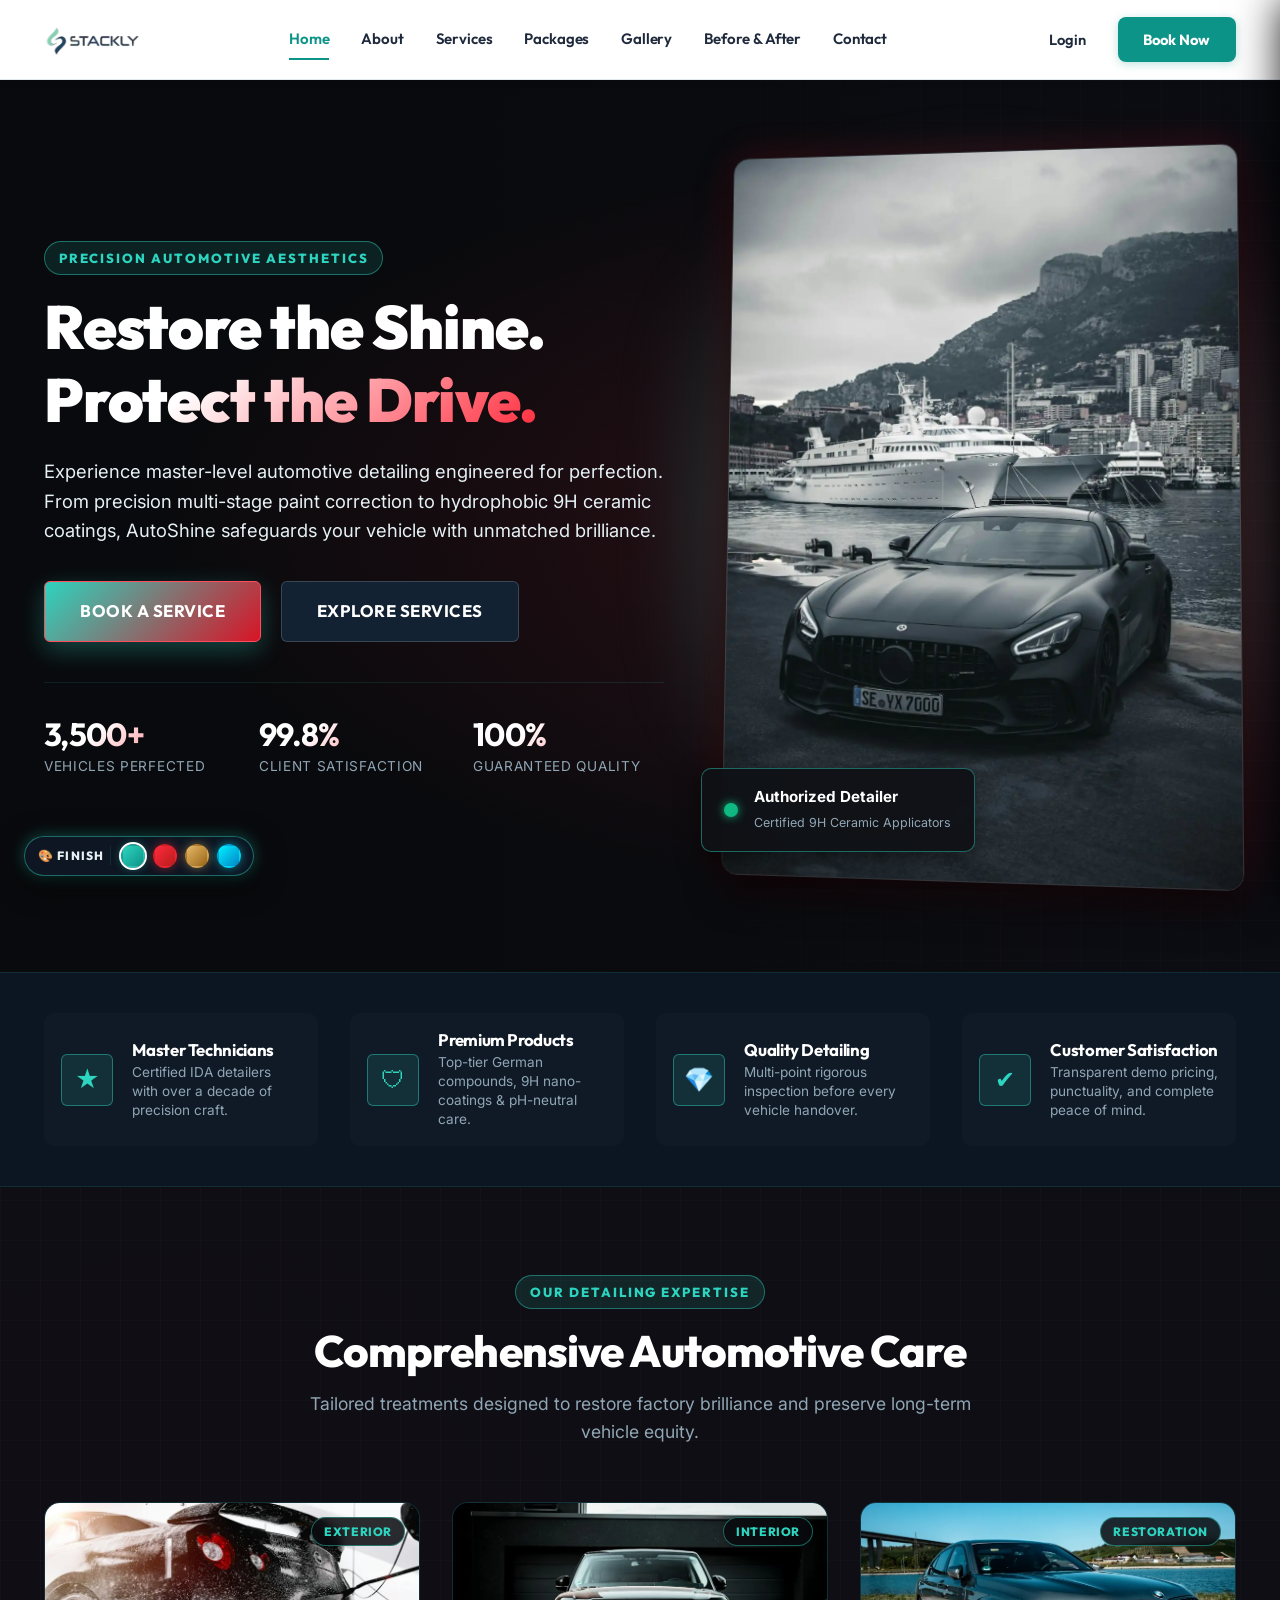
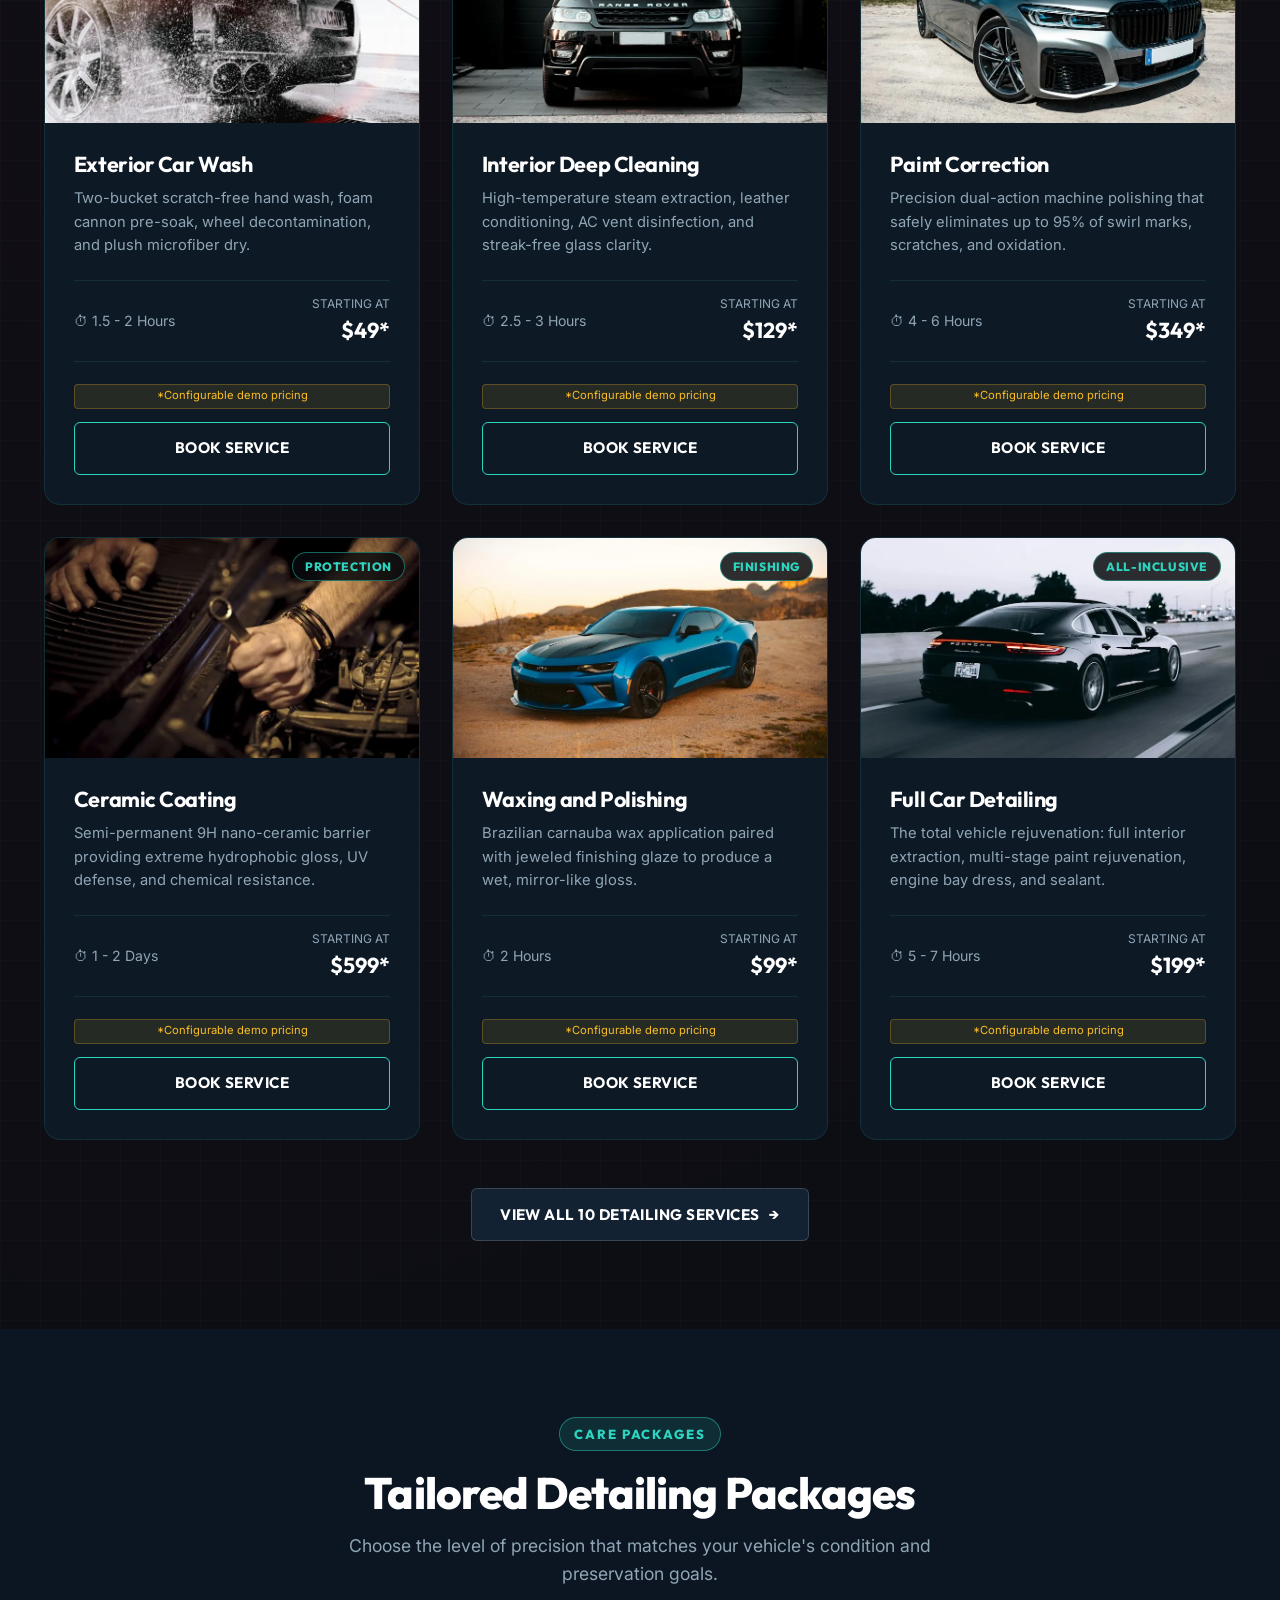
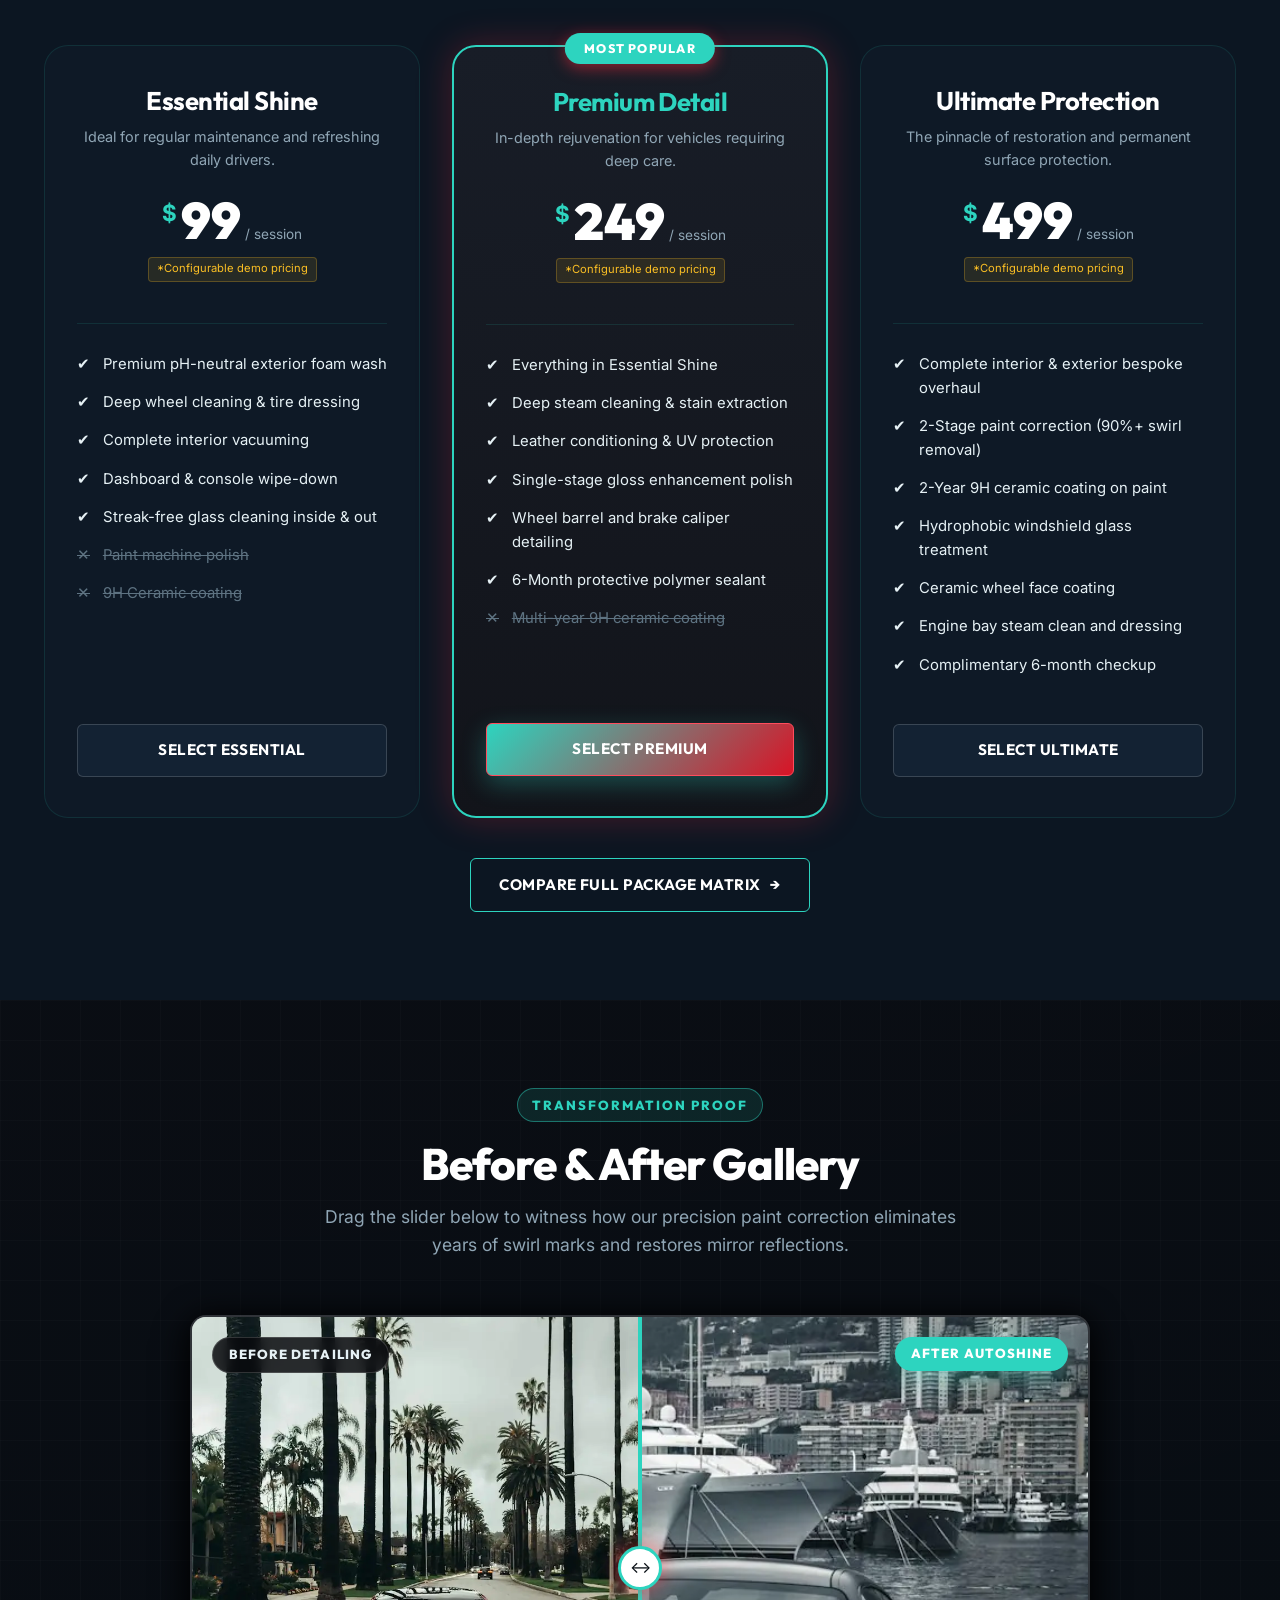
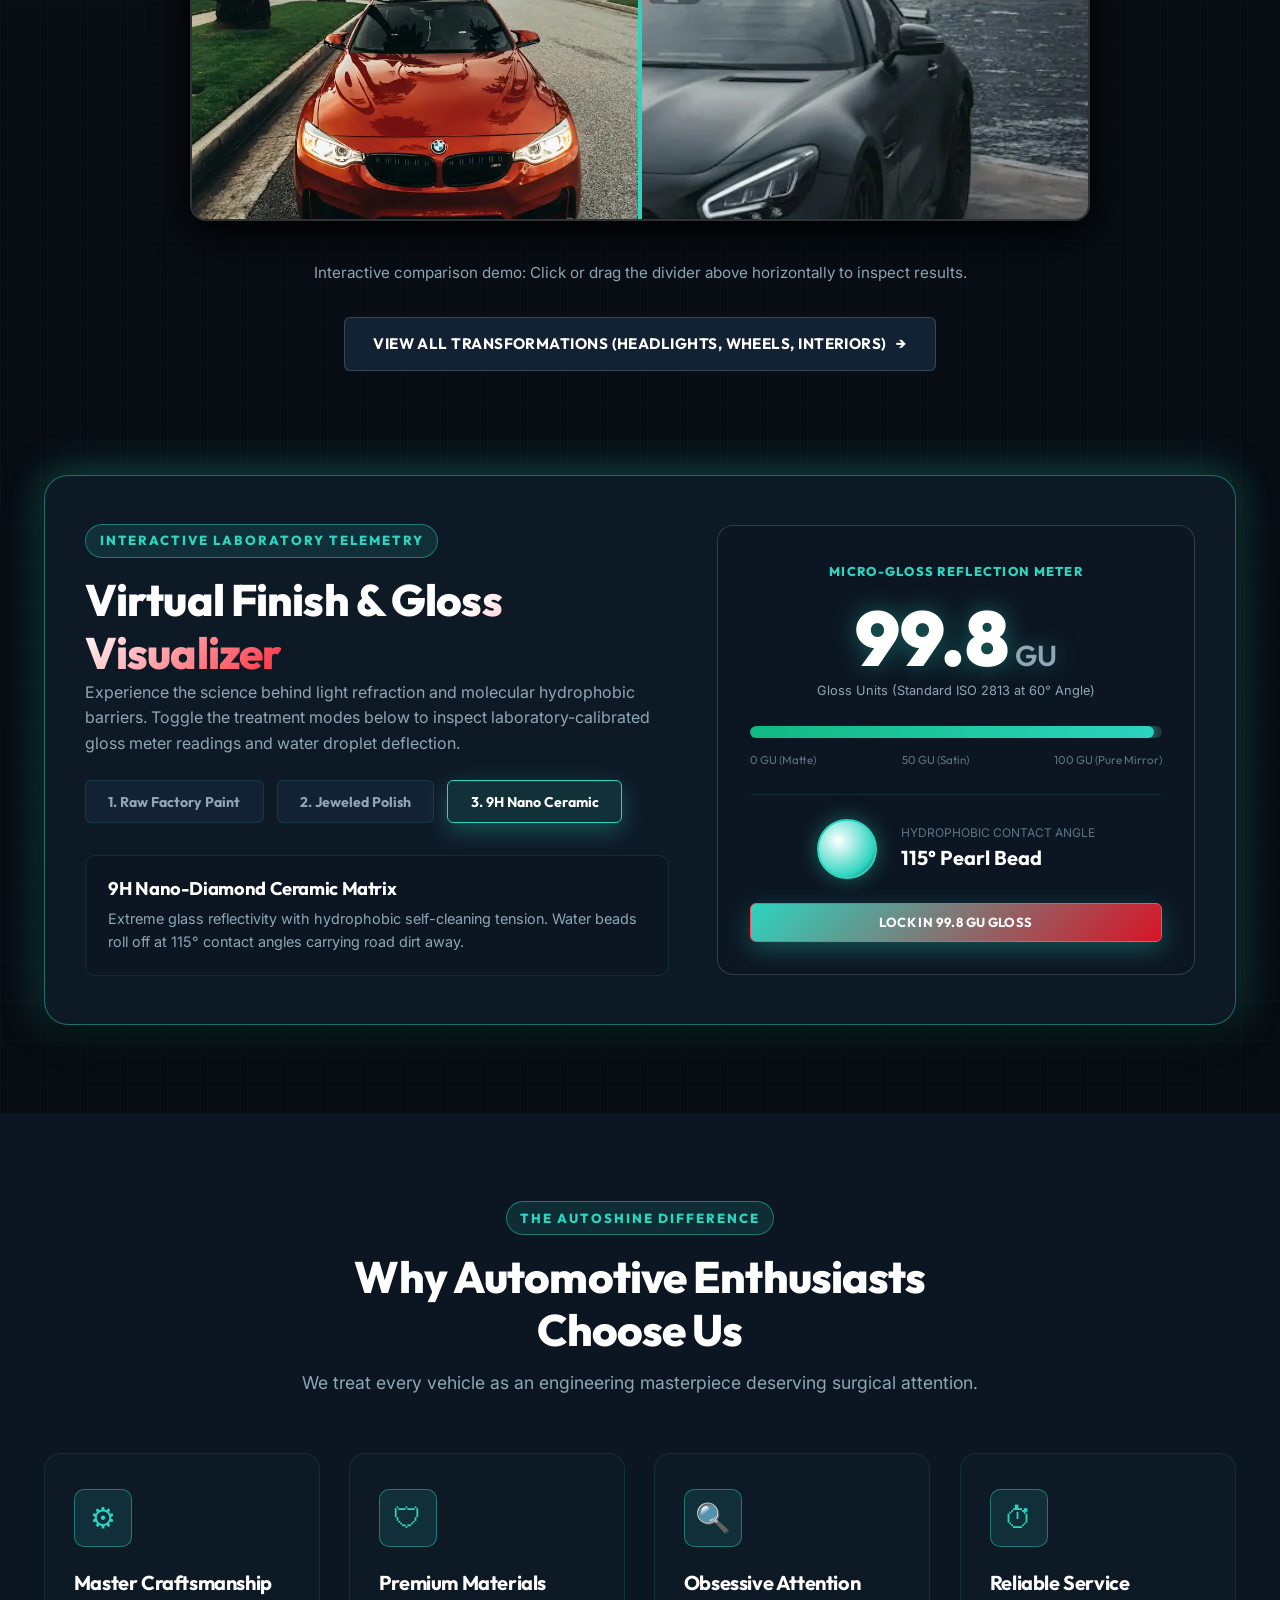
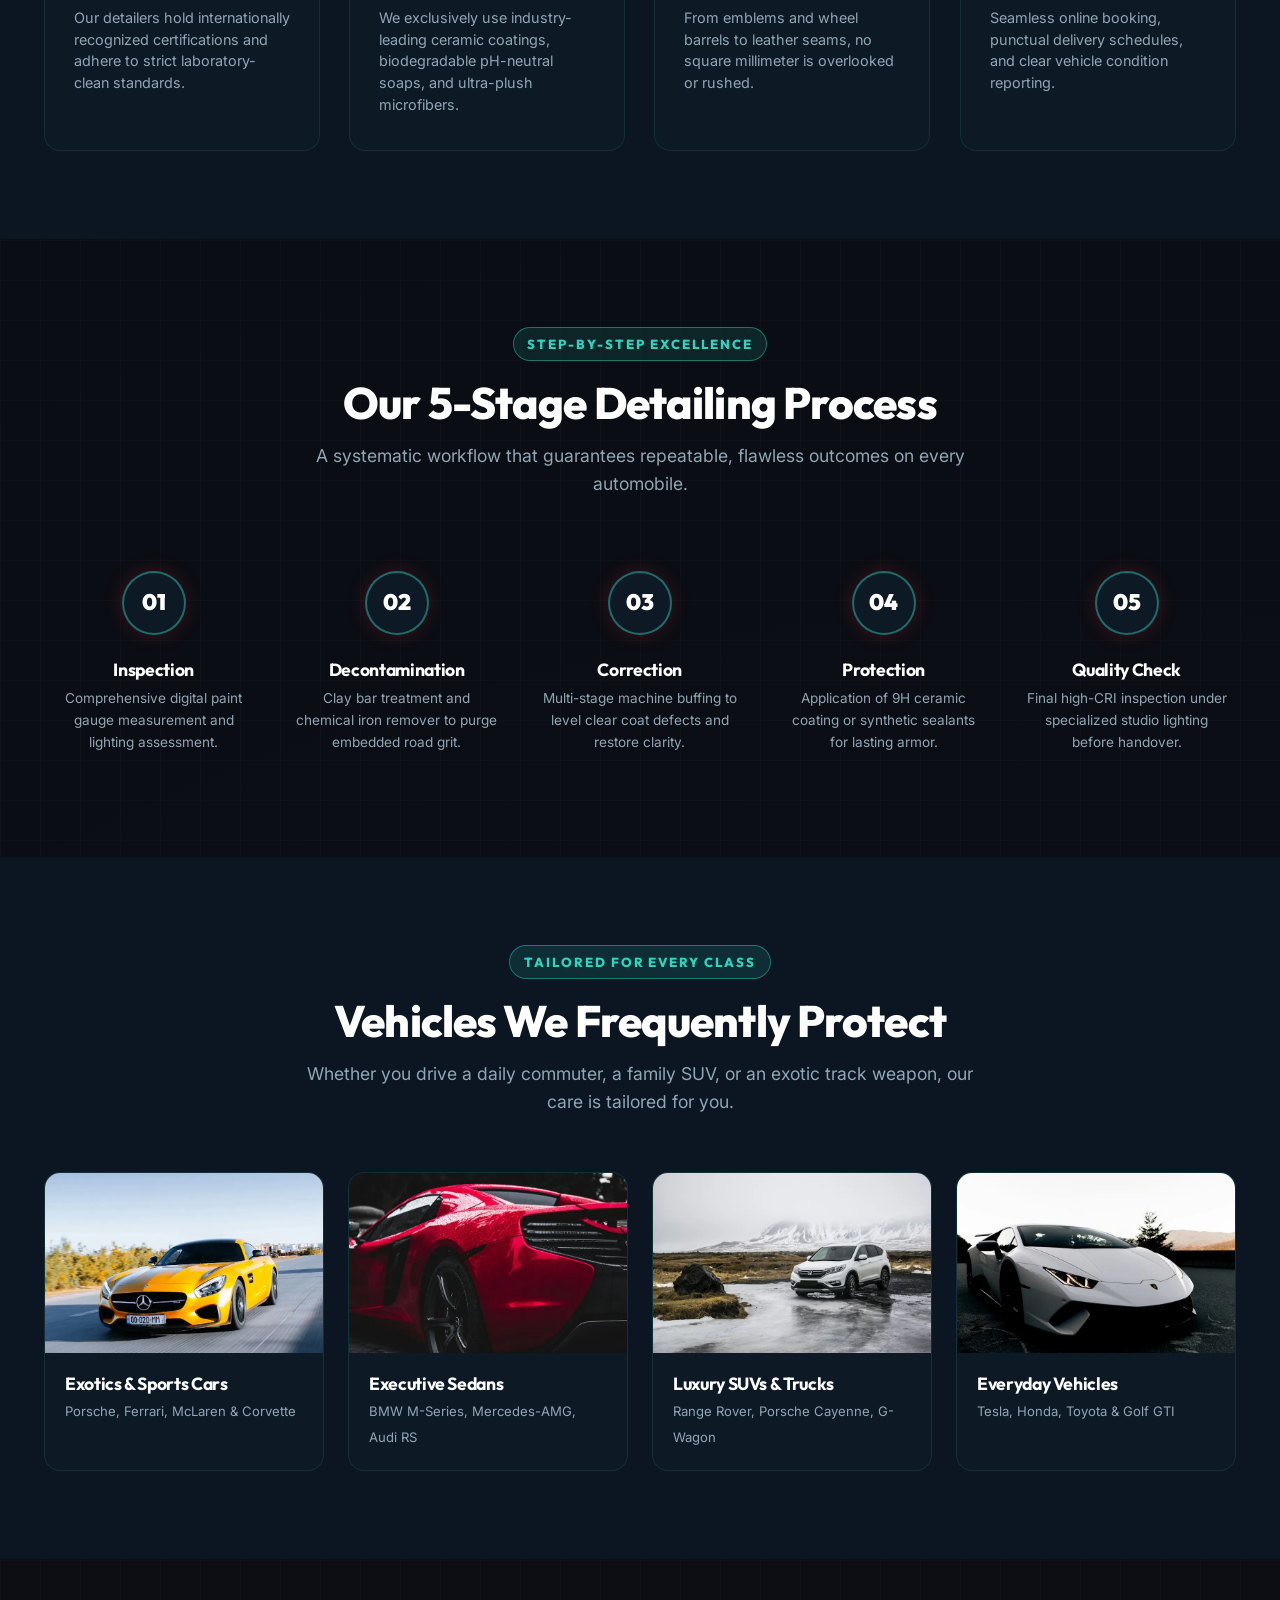
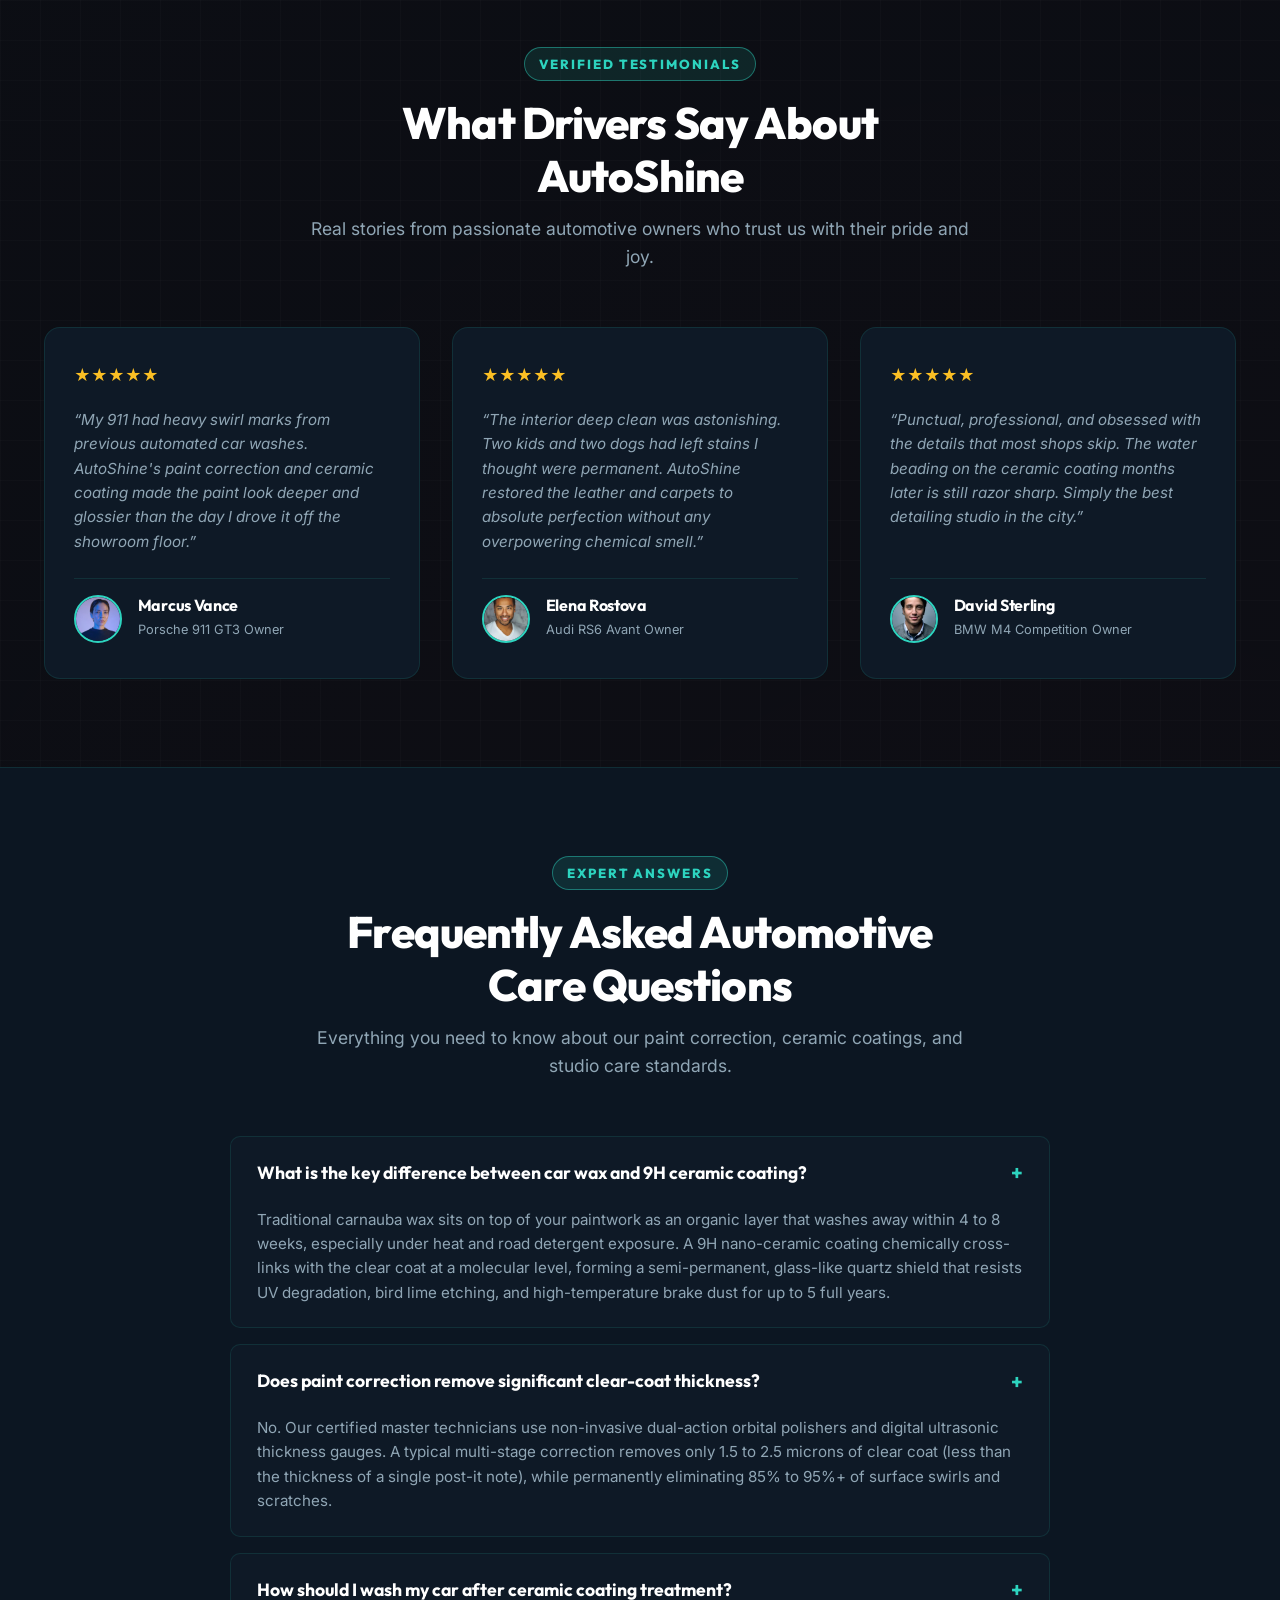
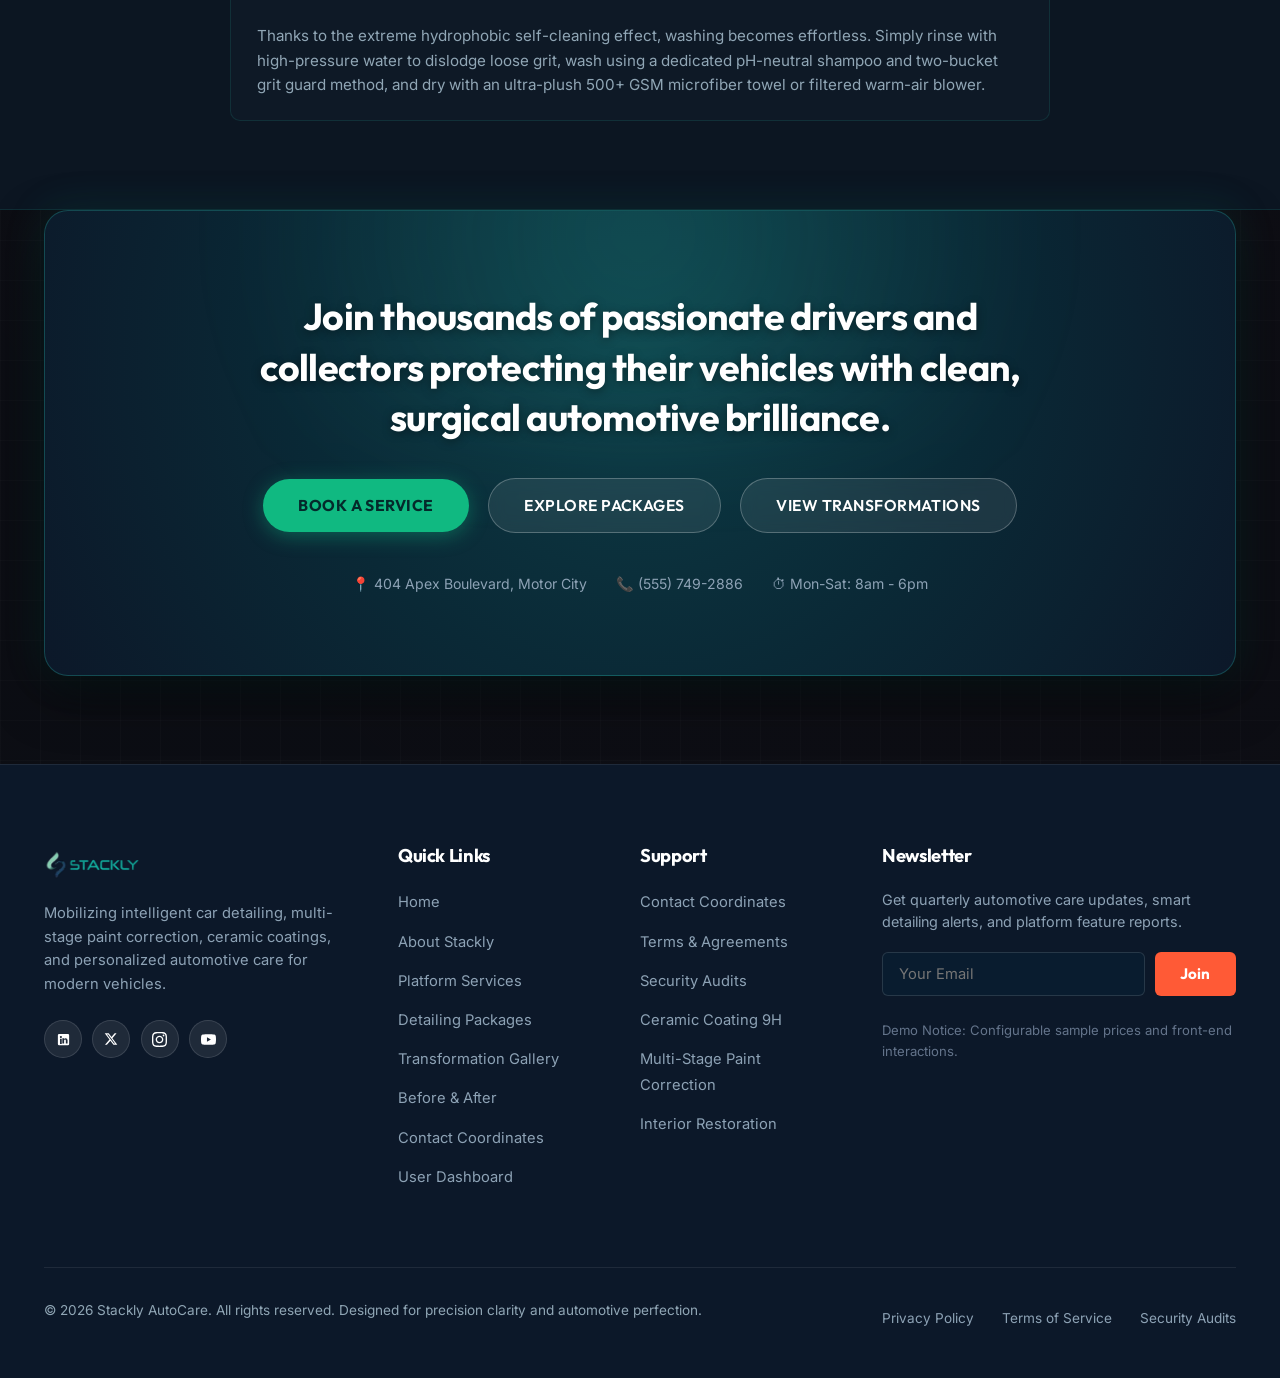
<file: index.html>
<!DOCTYPE html>
<html lang="en">
<head>
  <meta charset="UTF-8">
  <meta name="viewport" content="width=device-width, initial-scale=1.0">
  <title>AutoShine — Luxury Car Detailing & Automotive Care</title>
  <meta name="description" content="AutoShine provides premier automotive detailing, 9H ceramic coatings, multi-stage paint correction, and luxury vehicle care. Restore the shine, protect the drive.">
  <link rel="icon" type="image/svg+xml" href="assets/images/favicon.svg">
  <link rel="stylesheet" href="css/style.css">
</head>
<body class="has-navbar">

  <!-- Navigation Bar -->
  <header class="navbar">
    <div class="container navbar-container">
      <a href="index.html" class="brand-logo" aria-label="AutoShine Homepage">
        <img src="assets/images/logo-dark.webp" alt="Stackly Logo" width="144" height="40">
      </a>

      <nav class="nav-menu" aria-label="Main Navigation">
        <a href="index.html" class="nav-link active">Home</a>
        <a href="about.html" class="nav-link">About</a>
        <a href="services.html" class="nav-link">Services</a>
        <a href="packages.html" class="nav-link">Packages</a>
        <a href="gallery.html" class="nav-link">Gallery</a>
        <a href="before-after.html" class="nav-link">Before & After</a>
        <a href="contact.html" class="nav-link">Contact</a>
      </nav>

      <div class="nav-actions">
        <a href="login.html" class="btn-login-link">Login</a>
        <a href="booking.html" class="btn btn-primary btn-sm">Book Now</a>
        <button class="hamburger" aria-label="Toggle navigation menu" aria-expanded="false">
          <span></span>
          <span></span>
          <span></span>
        </button>
      </div>
    </div>
  </header>

  <!-- Mobile Drawer Overlay & Drawer -->
  <div class="mobile-drawer-overlay"></div>
  <aside class="mobile-drawer" aria-label="Mobile Navigation Drawer">
    <div class="mobile-drawer-header">
      <a href="index.html" class="brand-logo" aria-label="AutoShine Homepage">
        <img src="assets/images/logo-footer.webp" alt="Stackly Logo" width="130" height="34">
      </a>
      <button class="mobile-drawer-close" aria-label="Close navigation menu">✕</button>
    </div>
    <div class="mobile-drawer-links">
      <a href="index.html" class="nav-link active">Home <span>→</span></a>
      <a href="about.html" class="nav-link">About Us <span>→</span></a>
      <a href="services.html" class="nav-link">Services <span>→</span></a>
      <a href="packages.html" class="nav-link">Packages & Pricing <span>→</span></a>
      <a href="gallery.html" class="nav-link">Gallery <span>→</span></a>
      <a href="before-after.html" class="nav-link">Before & After <span>→</span></a>
      <a href="contact.html" class="nav-link">Locations & Contact <span>→</span></a>
      <a href="login.html" class="nav-link">Account Login <span>→</span></a>
    </div>
    <div class="mobile-drawer-footer">
      <a href="booking.html" class="btn btn-primary btn-block">Book an Appointment</a>
      <div class="mobile-drawer-contact">
        <p class="drawer-contact-item">
          <span>📍</span> 404 Apex Blvd, Motor City
        </p>
        <p class="drawer-contact-item">
          <span>📞</span> <a href="tel:5557492886">(555) 749-2886</a>
        </p>
        <p class="drawer-contact-item">
          <span>✉️</span> <a href="mailto:concierge@autoshine-demo.com">concierge@autoshine-demo.com</a>
        </p>
      </div>
    </div>
  </aside>

  <main>
    <!-- 1. Hero Section -->
    <section class="hero-section">
      <div class="hero-bg"></div>
      <div class="container hero-grid">
        <div class="hero-content">
          <span class="section-tag">Precision Automotive Aesthetics</span>
          <h1>Restore the Shine.<br><span class="text-gradient">Protect the Drive.</span></h1>
          <p>
            Experience master-level automotive detailing engineered for perfection. From precision multi-stage paint correction to hydrophobic 9H ceramic coatings, AutoShine safeguards your vehicle with unmatched brilliance.
          </p>
          <div class="hero-actions">
            <a href="booking.html" class="btn btn-primary btn-lg">Book a Service</a>
            <a href="services.html" class="btn btn-secondary btn-lg">Explore Services</a>
          </div>
          <div class="hero-stats">
            <div class="stat-item">
              <h3 class="text-gradient">3,500+</h3>
              <span>Vehicles Perfected</span>
            </div>
            <div class="stat-item">
              <h3 class="text-gradient">99.8%</h3>
              <span>Client Satisfaction</span>
            </div>
            <div class="stat-item">
              <h3 class="text-gradient">100%</h3>
              <span>Guaranteed Quality</span>
            </div>
          </div>
        </div>

        <div class="hero-image-wrap">
          <div class="hero-image-frame">
            <img 
              src="assets/images/hero-car.webp" 
              alt="High performance luxury sports car with glossy ceramic finish" 
              width="850" 
              height="550" 
              loading="eager" 
              fetchpriority="high"
            >
          </div>
          <div class="hero-badge-floating">
            <div class="pulse-dot" style="width: 14px; height: 14px; border-radius: 50%; background: #10b981; box-shadow: 0 0 10px #10b981;"></div>
            <div>
              <strong style="display: block; font-size: 0.95rem; color: #ffffff;">Authorized Detailer</strong>
              <span style="font-size: 0.78rem; color: var(--silver-mid);">Certified 9H Ceramic Applicators</span>
            </div>
          </div>
        </div>
      </div>
    </section>

    <!-- 2. Trust Highlights -->
    <section class="trust-bar">
      <div class="container">
        <div class="trust-grid">
          <div class="trust-card">
            <div class="trust-icon">★</div>
            <div class="trust-info">
              <h4>Master Technicians</h4>
              <p>Certified IDA detailers with over a decade of precision craft.</p>
            </div>
          </div>
          <div class="trust-card">
            <div class="trust-icon">🛡</div>
            <div class="trust-info">
              <h4>Premium Products</h4>
              <p>Top-tier German compounds, 9H nano-coatings & pH-neutral care.</p>
            </div>
          </div>
          <div class="trust-card">
            <div class="trust-icon">💎</div>
            <div class="trust-info">
              <h4>Quality Detailing</h4>
              <p>Multi-point rigorous inspection before every vehicle handover.</p>
            </div>
          </div>
          <div class="trust-card">
            <div class="trust-icon">✔</div>
            <div class="trust-info">
              <h4>Customer Satisfaction</h4>
              <p>Transparent demo pricing, punctuality, and complete peace of mind.</p>
            </div>
          </div>
        </div>
      </div>
    </section>

    <!-- 3. Our Services (Flagship 6) -->
    <section class="section-padding">
      <div class="container">
        <div class="section-header">
          <span class="section-tag">Our Detailing Expertise</span>
          <h2>Comprehensive Automotive Care</h2>
          <p>Tailored treatments designed to restore factory brilliance and preserve long-term vehicle equity.</p>
        </div>

        <div class="services-grid">
          <!-- Service 1 -->
          <article class="service-card">
            <div class="service-card-media">
              <img src="assets/images/service-exterior-wash.webp" alt="Hand exterior foam wash" loading="lazy">
              <span class="service-badge">Exterior</span>
            </div>
            <div class="service-card-body">
              <h3>Exterior Car Wash</h3>
              <p>Two-bucket scratch-free hand wash, foam cannon pre-soak, wheel decontamination, and plush microfiber dry.</p>
              <div class="service-meta">
                <span class="service-duration">⏱ 1.5 - 2 Hours</span>
                <div class="service-price">
                  <span>Starting at</span>
                  <strong>$49*</strong>
                </div>
              </div>
              <div class="demo-pricing-tag">*Configurable demo pricing</div>
              <a href="booking.html?service=wash" class="btn btn-outline-red btn-block">Book Service</a>
            </div>
          </article>

          <!-- Service 2 -->
          <article class="service-card">
            <div class="service-card-media">
              <img src="assets/images/service-interior-clean.webp" alt="Pristine interior cockpit cleaning" loading="lazy">
              <span class="service-badge">Interior</span>
            </div>
            <div class="service-card-body">
              <h3>Interior Deep Cleaning</h3>
              <p>High-temperature steam extraction, leather conditioning, AC vent disinfection, and streak-free glass clarity.</p>
              <div class="service-meta">
                <span class="service-duration">⏱ 2.5 - 3 Hours</span>
                <div class="service-price">
                  <span>Starting at</span>
                  <strong>$129*</strong>
                </div>
              </div>
              <div class="demo-pricing-tag">*Configurable demo pricing</div>
              <a href="booking.html?service=interior" class="btn btn-outline-red btn-block">Book Service</a>
            </div>
          </article>

          <!-- Service 3 -->
          <article class="service-card">
            <div class="service-card-media">
              <img src="assets/images/service-paint-correction.webp" alt="Machine rotary paint correction" loading="lazy">
              <span class="service-badge">Restoration</span>
            </div>
            <div class="service-card-body">
              <h3>Paint Correction</h3>
              <p>Precision dual-action machine polishing that safely eliminates up to 95% of swirl marks, scratches, and oxidation.</p>
              <div class="service-meta">
                <span class="service-duration">⏱ 4 - 6 Hours</span>
                <div class="service-price">
                  <span>Starting at</span>
                  <strong>$349*</strong>
                </div>
              </div>
              <div class="demo-pricing-tag">*Configurable demo pricing</div>
              <a href="booking.html?service=correction" class="btn btn-outline-red btn-block">Book Service</a>
            </div>
          </article>

          <!-- Service 4 -->
          <article class="service-card">
            <div class="service-card-media">
              <img src="assets/images/service-ceramic-coating.webp" alt="Hydrophobic ceramic water beading" loading="lazy">
              <span class="service-badge">Protection</span>
            </div>
            <div class="service-card-body">
              <h3>Ceramic Coating</h3>
              <p>Semi-permanent 9H nano-ceramic barrier providing extreme hydrophobic gloss, UV defense, and chemical resistance.</p>
              <div class="service-meta">
                <span class="service-duration">⏱ 1 - 2 Days</span>
                <div class="service-price">
                  <span>Starting at</span>
                  <strong>$599*</strong>
                </div>
              </div>
              <div class="demo-pricing-tag">*Configurable demo pricing</div>
              <a href="booking.html?service=ceramic" class="btn btn-outline-red btn-block">Book Service</a>
            </div>
          </article>

          <!-- Service 5 -->
          <article class="service-card">
            <div class="service-card-media">
              <img src="assets/images/service-wax-polish.webp" alt="Waxing and mirror buffing" loading="lazy">
              <span class="service-badge">Finishing</span>
            </div>
            <div class="service-card-body">
              <h3>Waxing and Polishing</h3>
              <p>Brazilian carnauba wax application paired with jeweled finishing glaze to produce a wet, mirror-like gloss.</p>
              <div class="service-meta">
                <span class="service-duration">⏱ 2 Hours</span>
                <div class="service-price">
                  <span>Starting at</span>
                  <strong>$99*</strong>
                </div>
              </div>
              <div class="demo-pricing-tag">*Configurable demo pricing</div>
              <a href="booking.html?service=wax" class="btn btn-outline-red btn-block">Book Service</a>
            </div>
          </article>

          <!-- Service 6 -->
          <article class="service-card">
            <div class="service-card-media">
              <img src="assets/images/service-full-detail.webp" alt="Master complete full detailing studio" loading="lazy">
              <span class="service-badge">All-Inclusive</span>
            </div>
            <div class="service-card-body">
              <h3>Full Car Detailing</h3>
              <p>The total vehicle rejuvenation: full interior extraction, multi-stage paint rejuvenation, engine bay dress, and sealant.</p>
              <div class="service-meta">
                <span class="service-duration">⏱ 5 - 7 Hours</span>
                <div class="service-price">
                  <span>Starting at</span>
                  <strong>$199*</strong>
                </div>
              </div>
              <div class="demo-pricing-tag">*Configurable demo pricing</div>
              <a href="booking.html?service=full-detail" class="btn btn-outline-red btn-block">Book Service</a>
            </div>
          </article>
        </div>

        <div style="text-align: center; margin-top: 3rem;">
          <a href="services.html" class="btn btn-secondary">View All 10 Detailing Services <span>→</span></a>
        </div>
      </div>
    </section>

    <!-- 4. Featured Packages -->
    <section class="section-padding" style="background: var(--bg-secondary);">
      <div class="container">
        <div class="section-header">
          <span class="section-tag">Care Packages</span>
          <h2>Tailored Detailing Packages</h2>
          <p>Choose the level of precision that matches your vehicle's condition and preservation goals.</p>
        </div>

        <div class="pricing-grid">
          <!-- Essential Shine -->
          <div class="pricing-card">
            <div class="pricing-header">
              <h3>Essential Shine</h3>
              <p>Ideal for regular maintenance and refreshing daily drivers.</p>
              <div class="pricing-price">
                <span class="currency">$</span>
                <span class="amount">99</span>
                <span class="duration">/ session</span>
              </div>
              <div class="demo-pricing-tag">*Configurable demo pricing</div>
            </div>
            <ul class="pricing-features">
              <li><span>✔</span> Premium pH-neutral exterior foam wash</li>
              <li><span>✔</span> Deep wheel cleaning & tire dressing</li>
              <li><span>✔</span> Complete interior vacuuming</li>
              <li><span>✔</span> Dashboard & console wipe-down</li>
              <li><span>✔</span> Streak-free glass cleaning inside & out</li>
              <li class="excluded"><span>✕</span> Paint machine polish</li>
              <li class="excluded"><span>✕</span> 9H Ceramic coating</li>
            </ul>
            <a href="booking.html?package=essential" class="btn btn-secondary btn-block">Select Essential</a>
          </div>

          <!-- Premium Detail (Featured) -->
          <div class="pricing-card featured">
            <div class="pricing-badge-popular">Most Popular</div>
            <div class="pricing-header">
              <h3 class="text-red">Premium Detail</h3>
              <p>In-depth rejuvenation for vehicles requiring deep care.</p>
              <div class="pricing-price">
                <span class="currency">$</span>
                <span class="amount">249</span>
                <span class="duration">/ session</span>
              </div>
              <div class="demo-pricing-tag">*Configurable demo pricing</div>
            </div>
            <ul class="pricing-features">
              <li><span>✔</span> Everything in Essential Shine</li>
              <li><span>✔</span> Deep steam cleaning & stain extraction</li>
              <li><span>✔</span> Leather conditioning & UV protection</li>
              <li><span>✔</span> Single-stage gloss enhancement polish</li>
              <li><span>✔</span> Wheel barrel and brake caliper detailing</li>
              <li><span>✔</span> 6-Month protective polymer sealant</li>
              <li class="excluded"><span>✕</span> Multi-year 9H ceramic coating</li>
            </ul>
            <a href="booking.html?package=premium" class="btn btn-primary btn-block">Select Premium</a>
          </div>

          <!-- Ultimate Protection -->
          <div class="pricing-card">
            <div class="pricing-header">
              <h3>Ultimate Protection</h3>
              <p>The pinnacle of restoration and permanent surface protection.</p>
              <div class="pricing-price">
                <span class="currency">$</span>
                <span class="amount">499</span>
                <span class="duration">/ session</span>
              </div>
              <div class="demo-pricing-tag">*Configurable demo pricing</div>
            </div>
            <ul class="pricing-features">
              <li><span>✔</span> Complete interior & exterior bespoke overhaul</li>
              <li><span>✔</span> 2-Stage paint correction (90%+ swirl removal)</li>
              <li><span>✔</span> 2-Year 9H ceramic coating on paint</li>
              <li><span>✔</span> Hydrophobic windshield glass treatment</li>
              <li><span>✔</span> Ceramic wheel face coating</li>
              <li><span>✔</span> Engine bay steam clean and dressing</li>
              <li><span>✔</span> Complimentary 6-month checkup</li>
            </ul>
            <a href="booking.html?package=ultimate" class="btn btn-secondary btn-block">Select Ultimate</a>
          </div>
        </div>

        <div style="text-align: center; margin-top: 2.5rem;">
          <a href="packages.html" class="btn btn-outline-red">Compare Full Package Matrix <span>→</span></a>
        </div>
      </div>
    </section>

    <!-- 5. Before and After Gallery (Interactive Slider & Showcase) -->
    <section class="section-padding">
      <div class="container">
        <div class="section-header">
          <span class="section-tag">Transformation Proof</span>
          <h2>Before & After Gallery</h2>
          <p>Drag the slider below to witness how our precision paint correction eliminates years of swirl marks and restores mirror reflections.</p>
        </div>

        <!-- Interactive Slider Component -->
        <div class="ba-container">
          <div class="ba-image ba-after">
            <img src="assets/images/ba-paint-after.webp" alt="After: Flawless mirror gloss paint correction" loading="lazy">
            <span class="ba-label label-after">After AutoShine</span>
          </div>
          <div class="ba-image ba-before">
            <img src="assets/images/ba-paint-before.webp" alt="Before: Swirled and oxidized car paint" loading="lazy">
            <span class="ba-label label-before">Before Detailing</span>
          </div>
          <div class="ba-handle">
            <div class="ba-handle-button">↔</div>
          </div>
        </div>

        <div style="text-align: center; margin-top: 2.5rem;">
          <p class="text-silver" style="font-size: 0.95rem;">
            Interactive comparison demo: Click or drag the divider above horizontally to inspect results.
          </p>
          <a href="before-after.html" class="btn btn-secondary" style="margin-top: 1rem;">View All Transformations (Headlights, Wheels, Interiors) <span>→</span></a>
        </div>
      </div>
    </section>

    <!-- INNOVATIVE SECTION: Live Paint Telemetry & Finish Visualizer -->
    <section class="section-padding" style="padding-top: 1rem;">
      <div class="container">
        <div class="telemetry-container">
          <div class="telemetry-grid">
            <div>
              <span class="section-tag">Interactive Laboratory Telemetry</span>
              <h2>Virtual Finish & <span class="text-gradient">Gloss Visualizer</span></h2>
              <p>
                Experience the science behind light refraction and molecular hydrophobic barriers. Toggle the treatment modes below to inspect laboratory-calibrated gloss meter readings and water droplet deflection.
              </p>

              <div class="telemetry-modes">
                <button class="telemetry-btn" data-mode="raw">1. Raw Factory Paint</button>
                <button class="telemetry-btn" data-mode="polish">2. Jeweled Polish</button>
                <button class="telemetry-btn active" data-mode="ceramic">3. 9H Nano Ceramic</button>
              </div>

              <div style="background: var(--bg-secondary); border: 1px solid var(--border-subtle); border-radius: var(--radius-md); padding: 1.4rem;">
                <h4 id="glossModeTitle" style="color: var(--silver-bright); font-size: 1.15rem; margin-bottom: 0.4rem;">
                  9H Nano-Diamond Ceramic Matrix
                </h4>
                <p id="glossModeDesc" style="font-size: 0.9rem; margin-bottom: 0; color: var(--silver-mid);">
                  Extreme glass reflectivity with hydrophobic self-cleaning tension. Water beads roll off at 115° contact angles carrying road dirt away.
                </p>
              </div>
            </div>

            <!-- Gauge Box -->
            <div class="gloss-gauge-box">
              <span style="font-family: var(--font-heading); font-size: 0.8rem; letter-spacing: 0.1em; color: var(--red-primary); text-transform: uppercase; font-weight: 800;">
                Micro-Gloss Reflection Meter
              </span>
              
              <div style="margin: 1rem 0;">
                <div class="gloss-score">
                  <span id="glossScoreVal">99.8</span><span style="font-size: 1.8rem; font-weight: 600; color: var(--silver-mid);"> GU</span>
                </div>
                <span style="font-size: 0.8rem; color: var(--silver-mid);">Gloss Units (Standard ISO 2813 at 60° Angle)</span>
              </div>

              <div class="gloss-scale-bar">
                <div id="glossScaleFill" class="gloss-scale-fill"></div>
              </div>
              <div style="display: flex; justify-content: space-between; font-size: 0.72rem; color: var(--silver-dark); font-family: var(--font-heading);">
                <span>0 GU (Matte)</span>
                <span>50 GU (Satin)</span>
                <span>100 GU (Pure Mirror)</span>
              </div>

              <!-- Water Droplet Physics Simulator -->
              <div class="droplet-viz">
                <div id="dropletCircle" class="droplet-circle"></div>
                <div style="text-align: left;">
                  <span style="font-size: 0.75rem; text-transform: uppercase; color: var(--silver-dark); display: block;">Hydrophobic Contact Angle</span>
                  <strong id="contactAngleVal" style="font-family: var(--font-heading); font-size: 1.25rem; color: #fff;">115° Pearl Bead</strong>
                </div>
              </div>

              <div style="margin-top: 1.5rem;">
                <a href="booking.html?service=ceramic" class="btn btn-primary btn-sm btn-block">Lock In 99.8 GU Gloss</a>
              </div>
            </div>
          </div>
        </div>
      </div>
    </section>

    <!-- 6. Why Choose AutoShine -->
    <section class="section-padding" style="background: var(--bg-secondary);">
      <div class="container">
        <div class="section-header">
          <span class="section-tag">The AutoShine Difference</span>
          <h2>Why Automotive Enthusiasts Choose Us</h2>
          <p>We treat every vehicle as an engineering masterpiece deserving surgical attention.</p>
        </div>

        <div class="features-grid">
          <div class="feature-box">
            <div class="feature-icon-wrap">⚙</div>
            <h3>Master Craftsmanship</h3>
            <p>Our detailers hold internationally recognized certifications and adhere to strict laboratory-clean standards.</p>
          </div>
          <div class="feature-box">
            <div class="feature-icon-wrap">🛡</div>
            <h3>Premium Materials</h3>
            <p>We exclusively use industry-leading ceramic coatings, biodegradable pH-neutral soaps, and ultra-plush microfibers.</p>
          </div>
          <div class="feature-box">
            <div class="feature-icon-wrap">🔍</div>
            <h3>Obsessive Attention</h3>
            <p>From emblems and wheel barrels to leather seams, no square millimeter is overlooked or rushed.</p>
          </div>
          <div class="feature-box">
            <div class="feature-icon-wrap">⏱</div>
            <h3>Reliable Service</h3>
            <p>Seamless online booking, punctual delivery schedules, and clear vehicle condition reporting.</p>
          </div>
        </div>
      </div>
    </section>

    <!-- 7. Our Process -->
    <section class="section-padding">
      <div class="container">
        <div class="section-header">
          <span class="section-tag">Step-by-Step Excellence</span>
          <h2>Our 5-Stage Detailing Process</h2>
          <p>A systematic workflow that guarantees repeatable, flawless outcomes on every automobile.</p>
        </div>

        <div class="process-timeline">
          <div class="process-step">
            <div class="process-number">01</div>
            <h4>Inspection</h4>
            <p>Comprehensive digital paint gauge measurement and lighting assessment.</p>
          </div>
          <div class="process-step">
            <div class="process-number">02</div>
            <h4>Decontamination</h4>
            <p>Clay bar treatment and chemical iron remover to purge embedded road grit.</p>
          </div>
          <div class="process-step">
            <div class="process-number">03</div>
            <h4>Correction</h4>
            <p>Multi-stage machine buffing to level clear coat defects and restore clarity.</p>
          </div>
          <div class="process-step">
            <div class="process-number">04</div>
            <h4>Protection</h4>
            <p>Application of 9H ceramic coating or synthetic sealants for lasting armor.</p>
          </div>
          <div class="process-step">
            <div class="process-number">05</div>
            <h4>Quality Check</h4>
            <p>Final high-CRI inspection under specialized studio lighting before handover.</p>
          </div>
        </div>
      </div>
    </section>

    <!-- 8. Featured Vehicles -->
    <section class="section-padding" style="background: var(--bg-secondary);">
      <div class="container">
        <div class="section-header">
          <span class="section-tag">Tailored for Every Class</span>
          <h2>Vehicles We Frequently Protect</h2>
          <p>Whether you drive a daily commuter, a family SUV, or an exotic track weapon, our care is tailored for you.</p>
        </div>

        <div class="vehicles-grid">
          <div class="vehicle-card">
            <img src="assets/images/gallery-5.webp" alt="Luxury Sports Car" loading="lazy">
            <div class="vehicle-card-body">
              <h4>Exotics & Sports Cars</h4>
              <span>Porsche, Ferrari, McLaren & Corvette</span>
            </div>
          </div>
          <div class="vehicle-card">
            <img src="assets/images/gallery-2.webp" alt="Executive Sedan" loading="lazy">
            <div class="vehicle-card-body">
              <h4>Executive Sedans</h4>
              <span>BMW M-Series, Mercedes-AMG, Audi RS</span>
            </div>
          </div>
          <div class="vehicle-card">
            <img src="assets/images/gallery-3.webp" alt="Premium SUV" loading="lazy">
            <div class="vehicle-card-body">
              <h4>Luxury SUVs & Trucks</h4>
              <span>Range Rover, Porsche Cayenne, G-Wagon</span>
            </div>
          </div>
          <div class="vehicle-card">
            <img src="assets/images/gallery-1.webp" alt="Everyday Performance Vehicles" loading="lazy">
            <div class="vehicle-card-body">
              <h4>Everyday Vehicles</h4>
              <span>Tesla, Honda, Toyota & Golf GTI</span>
            </div>
          </div>
        </div>
      </div>
    </section>

    <!-- 9. Customer Reviews -->
    <section class="section-padding">
      <div class="container">
        <div class="section-header">
          <span class="section-tag">Verified Testimonials</span>
          <h2>What Drivers Say About AutoShine</h2>
          <p>Real stories from passionate automotive owners who trust us with their pride and joy.</p>
        </div>

        <div class="reviews-grid">
          <div class="review-card">
            <div class="review-rating">★★★★★</div>
            <p>“My 911 had heavy swirl marks from previous automated car washes. AutoShine's paint correction and ceramic coating made the paint look deeper and glossier than the day I drove it off the showroom floor.”</p>
            <div class="reviewer">
              <img src="assets/images/technician-1.webp" alt="Marcus Vance" class="reviewer-avatar">
              <div class="reviewer-info">
                <h4>Marcus Vance</h4>
                <span>Porsche 911 GT3 Owner</span>
              </div>
            </div>
          </div>

          <div class="review-card">
            <div class="review-rating">★★★★★</div>
            <p>“The interior deep clean was astonishing. Two kids and two dogs had left stains I thought were permanent. AutoShine restored the leather and carpets to absolute perfection without any overpowering chemical smell.”</p>
            <div class="reviewer">
              <img src="assets/images/technician-2.webp" alt="Elena Rostova" class="reviewer-avatar">
              <div class="reviewer-info">
                <h4>Elena Rostova</h4>
                <span>Audi RS6 Avant Owner</span>
              </div>
            </div>
          </div>

          <div class="review-card">
            <div class="review-rating">★★★★★</div>
            <p>“Punctual, professional, and obsessed with the details that most shops skip. The water beading on the ceramic coating months later is still razor sharp. Simply the best detailing studio in the city.”</p>
            <div class="reviewer">
              <img src="assets/images/technician-3.webp" alt="David Sterling" class="reviewer-avatar">
              <div class="reviewer-info">
                <h4>David Sterling</h4>
                <span>BMW M4 Competition Owner</span>
              </div>
            </div>
          </div>
        </div>
      </div>
    </section>

        <!-- New Section 11: Interactive Automotive Detailing Knowledge & FAQs -->
    <section class="section-padding" style="background: var(--bg-secondary); border-top: 1px solid var(--border-subtle); border-bottom: 1px solid var(--border-subtle);">
      <div class="container">
        <div class="section-header">
          <span class="section-tag">Expert Answers</span>
          <h2>Frequently Asked Automotive Care Questions</h2>
          <p>Everything you need to know about our paint correction, ceramic coatings, and studio care standards.</p>
        </div>

        <div style="max-width: 820px; margin: 0 auto; display: flex; flex-direction: column; gap: 1rem;">
          <div class="faq-item" style="background: var(--bg-card); border: 1px solid var(--border-subtle); border-radius: var(--radius-md); overflow: hidden;">
            <button class="faq-trigger" style="width: 100%; text-align: left; padding: 1.4rem 1.6rem; display: flex; justify-content: space-between; align-items: center; font-family: var(--font-heading); font-size: 1.1rem; font-weight: 700; color: #fff;">
              What is the key difference between car wax and 9H ceramic coating?
              <span class="text-red" style="font-size: 1.3rem;">+</span>
            </button>
            <div class="faq-body" style="padding: 0 1.6rem 1.4rem 1.6rem; color: var(--silver-mid); font-size: 0.95rem; line-height: 1.6;">
              Traditional carnauba wax sits on top of your paintwork as an organic layer that washes away within 4 to 8 weeks, especially under heat and road detergent exposure. A 9H nano-ceramic coating chemically cross-links with the clear coat at a molecular level, forming a semi-permanent, glass-like quartz shield that resists UV degradation, bird lime etching, and high-temperature brake dust for up to 5 full years.
            </div>
          </div>

          <div class="faq-item" style="background: var(--bg-card); border: 1px solid var(--border-subtle); border-radius: var(--radius-md); overflow: hidden;">
            <button class="faq-trigger" style="width: 100%; text-align: left; padding: 1.4rem 1.6rem; display: flex; justify-content: space-between; align-items: center; font-family: var(--font-heading); font-size: 1.1rem; font-weight: 700; color: #fff;">
              Does paint correction remove significant clear-coat thickness?
              <span class="text-red" style="font-size: 1.3rem;">+</span>
            </button>
            <div class="faq-body" style="padding: 0 1.6rem 1.4rem 1.6rem; color: var(--silver-mid); font-size: 0.95rem; line-height: 1.6;">
              No. Our certified master technicians use non-invasive dual-action orbital polishers and digital ultrasonic thickness gauges. A typical multi-stage correction removes only 1.5 to 2.5 microns of clear coat (less than the thickness of a single post-it note), while permanently eliminating 85% to 95%+ of surface swirls and scratches.
            </div>
          </div>

          <div class="faq-item" style="background: var(--bg-card); border: 1px solid var(--border-subtle); border-radius: var(--radius-md); overflow: hidden;">
            <button class="faq-trigger" style="width: 100%; text-align: left; padding: 1.4rem 1.6rem; display: flex; justify-content: space-between; align-items: center; font-family: var(--font-heading); font-size: 1.1rem; font-weight: 700; color: #fff;">
              How should I wash my car after ceramic coating treatment?
              <span class="text-red" style="font-size: 1.3rem;">+</span>
            </button>
            <div class="faq-body" style="padding: 0 1.6rem 1.4rem 1.6rem; color: var(--silver-mid); font-size: 0.95rem; line-height: 1.6;">
              Thanks to the extreme hydrophobic self-cleaning effect, washing becomes effortless. Simply rinse with high-pressure water to dislodge loose grit, wash using a dedicated pH-neutral shampoo and two-bucket grit guard method, and dry with an ultra-plush 500+ GSM microfiber towel or filtered warm-air blower.
            </div>
          </div>
        </div>
      </div>
    </section>

    <!-- 10. Final Call to Action -->
    <section class="section-padding" style="padding-top: 0;">
      <div class="container">
        <div class="cta-banner">
          <div class="cta-banner-content">
            <h2 class="cta-heading">Join thousands of passionate drivers and collectors protecting their vehicles with clean, surgical automotive brilliance.</h2>
            <div class="cta-buttons">
              <a href="booking.html" class="btn btn-mint-pill">Book a Service</a>
              <a href="packages.html" class="btn btn-glass-pill">Explore Packages</a>
              <a href="gallery.html" class="btn btn-glass-pill">View Transformations</a>
            </div>
            <div class="cta-contact-strip">
              <span>📍 404 Apex Boulevard, Motor City</span>
              <span>📞 (555) 749-2886</span>
              <span>⏱ Mon-Sat: 8am - 6pm</span>
            </div>
          </div>
        </div>
      </div>
    </section>
  </main>

  <!-- Site Footer -->
  <footer class="site-footer">
    <div class="container">
      <div class="footer-grid">
        <div class="footer-col">
          <a href="index.html" class="brand-logo" style="margin-bottom: 1.2rem;">
            <img src="assets/images/logo-footer.webp" alt="Stackly Logo" width="144" height="40">
          </a>
          <p>
            Mobilizing intelligent car detailing, multi-stage paint correction, ceramic coatings, and personalized automotive care for modern vehicles.
          </p>
          <div class="social-links" style="margin-top: 1.5rem;">
            <a href="404.html" class="social-btn" aria-label="LinkedIn">
              <svg width="15" height="15" viewBox="0 0 24 24" fill="currentColor"><path d="M19 3a2 2 0 0 1 2 2v14a2 2 0 0 1-2 2H5a2 2 0 0 1-2-2V5a2 2 0 0 1 2-2h14m-.5 15.5v-5.3a3.26 3.26 0 0 0-3.26-3.26c-.85 0-1.84.52-2.28 1.3v-1.11h-2.79v8.37h2.79v-4.93c0-.77.62-1.4 1.39-1.4a1.4 1.4 0 0 1 1.4 1.4v4.93h2.75M6.46 10.9v8.37H9.2V10.9H6.46M7.83 6.25c-.9 0-1.62.72-1.62 1.62s.72 1.63 1.62 1.63 1.63-.73 1.63-1.63c0-.9-.73-1.62-1.63-1.62Z"/></svg>
            </a>
            <a href="404.html" class="social-btn" aria-label="X (Twitter)">
              <svg width="14" height="14" viewBox="0 0 24 24" fill="currentColor"><path d="M18.244 2.25h3.308l-7.227 8.26 8.502 11.24H16.17l-5.214-6.817L4.99 21.75H1.68l7.73-8.835L1.254 2.25H8.08l4.713 6.231zm-1.161 17.52h1.833L7.084 4.126H5.117z"/></svg>
            </a>
            <a href="404.html" class="social-btn" aria-label="Instagram">
              <svg width="15" height="15" viewBox="0 0 24 24" fill="currentColor"><path d="M12 2.163c3.204 0 3.584.012 4.85.07 3.252.148 4.771 1.691 4.919 4.919.058 1.265.069 1.645.069 4.849 0 3.205-.012 3.584-.069 4.849-.149 3.225-1.664 4.771-4.919 4.919-1.266.058-1.644.07-4.85.07-3.204 0-3.584-.012-4.849-.07-3.26-.149-4.771-1.699-4.919-4.92-.058-1.265-.07-1.644-.07-4.849 0-3.204.013-3.583.07-4.849.149-3.227 1.664-4.771 4.919-4.919 1.266-.057 1.645-.069 4.849-.069zm0-2.163c-3.259 0-3.667.014-4.947.072-4.358.2-6.78 2.618-6.98 6.98-.059 1.281-.073 1.689-.073 4.948 0 3.259.014 3.668.072 4.948.2 4.358 2.618 6.78 6.98 6.98 1.281.058 1.689.072 4.948.072 3.259 0 3.668-.014 4.948-.072 4.354-.2 6.782-2.618 6.979-6.98.059-1.28.073-1.689.073-4.948 0-3.259-.014-3.667-.072-4.947-.196-4.354-2.617-6.78-6.979-6.98-1.281-.059-1.69-.073-4.949-.073zm0 5.838c-3.403 0-6.162 2.759-6.162 6.162s2.759 6.163 6.162 6.163 6.162-2.759 6.162-6.163c0-3.403-2.759-6.162-6.162-6.162zm0 10.162c-2.209 0-4-1.79-4-4 0-2.209 1.791-4 4-4s4 1.791 4 4c0 2.21-1.791 4-4 4zm6.406-11.845c-.796 0-1.441.645-1.441 1.44s.645 1.44 1.441 1.44c.795 0 1.439-.645 1.439-1.44s-.644-1.44-1.439-1.44z"/></svg>
            </a>
            <a href="404.html" class="social-btn" aria-label="YouTube">
              <svg width="15" height="15" viewBox="0 0 24 24" fill="currentColor"><path d="M23.498 6.186a3.016 3.016 0 0 0-2.122-2.136C19.505 3.545 12 3.545 12 3.545s-7.505 0-9.377.505A3.017 3.017 0 0 0 .502 6.186C0 8.07 0 12 0 12s0 3.93.502 5.814a3.016 3.016 0 0 0 2.122 2.136c1.871.505 9.376.505 9.376.505s7.505 0 9.377-.505a3.015 3.015 0 0 0 2.122-2.136C24 15.93 24 12 24 12s0-3.93-.502-5.814zM9.545 15.568V8.432L15.818 12l-6.273 3.568z"/></svg>
            </a>
          </div>
        </div>

        <div class="footer-col">
          <h4>Quick Links</h4>
          <ul class="footer-links">
            <li><a href="index.html">Home</a></li>
            <li><a href="about.html">About Stackly</a></li>
            <li><a href="services.html">Platform Services</a></li>
            <li><a href="packages.html">Detailing Packages</a></li>
            <li><a href="gallery.html">Transformation Gallery</a></li>
            <li><a href="before-after.html">Before & After</a></li>
            <li><a href="contact.html">Contact Coordinates</a></li>
            <li><a href="user-dashboard.html">User Dashboard</a></li>
          </ul>
        </div>

        <div class="footer-col">
          <h4>Support</h4>
          <ul class="footer-links">
            <li><a href="contact.html">Contact Coordinates</a></li>
            <li><a href="404.html">Terms & Agreements</a></li>
            <li><a href="404.html">Security Audits</a></li>
            <li><a href="service-details.html">Ceramic Coating 9H</a></li>
            <li><a href="service-details.html">Multi-Stage Paint Correction</a></li>
            <li><a href="services.html">Interior Restoration</a></li>
          </ul>
        </div>

        <div class="footer-col footer-newsletter">
          <h4>Newsletter</h4>
          <p>Get quarterly automotive care updates, smart detailing alerts, and platform feature reports.</p>
          <form class="newsletter-form">
            <input type="email" placeholder="Your Email" required aria-label="Email for newsletter">
            <button type="submit">Join</button>
          </form>
          <div style="margin-top: 1.5rem; font-size: 0.82rem; color: #64748b;">
            Demo Notice: Configurable sample prices and front-end interactions.
          </div>
        </div>
      </div>

      <div class="footer-bottom">
        <p>© 2026 Stackly AutoCare. All rights reserved. Designed for precision clarity and automotive perfection.</p>
        <div>
          <a href="404.html" style="margin-right: 1.5rem;">Privacy Policy</a>
          <a href="404.html" style="margin-right: 1.5rem;">Terms of Service</a>
          <a href="404.html">Security Audits</a>
        </div>
      </div>
    </div>
  </footer>

  <script src="js/script.js"></script>
</body>
</html>
</file>
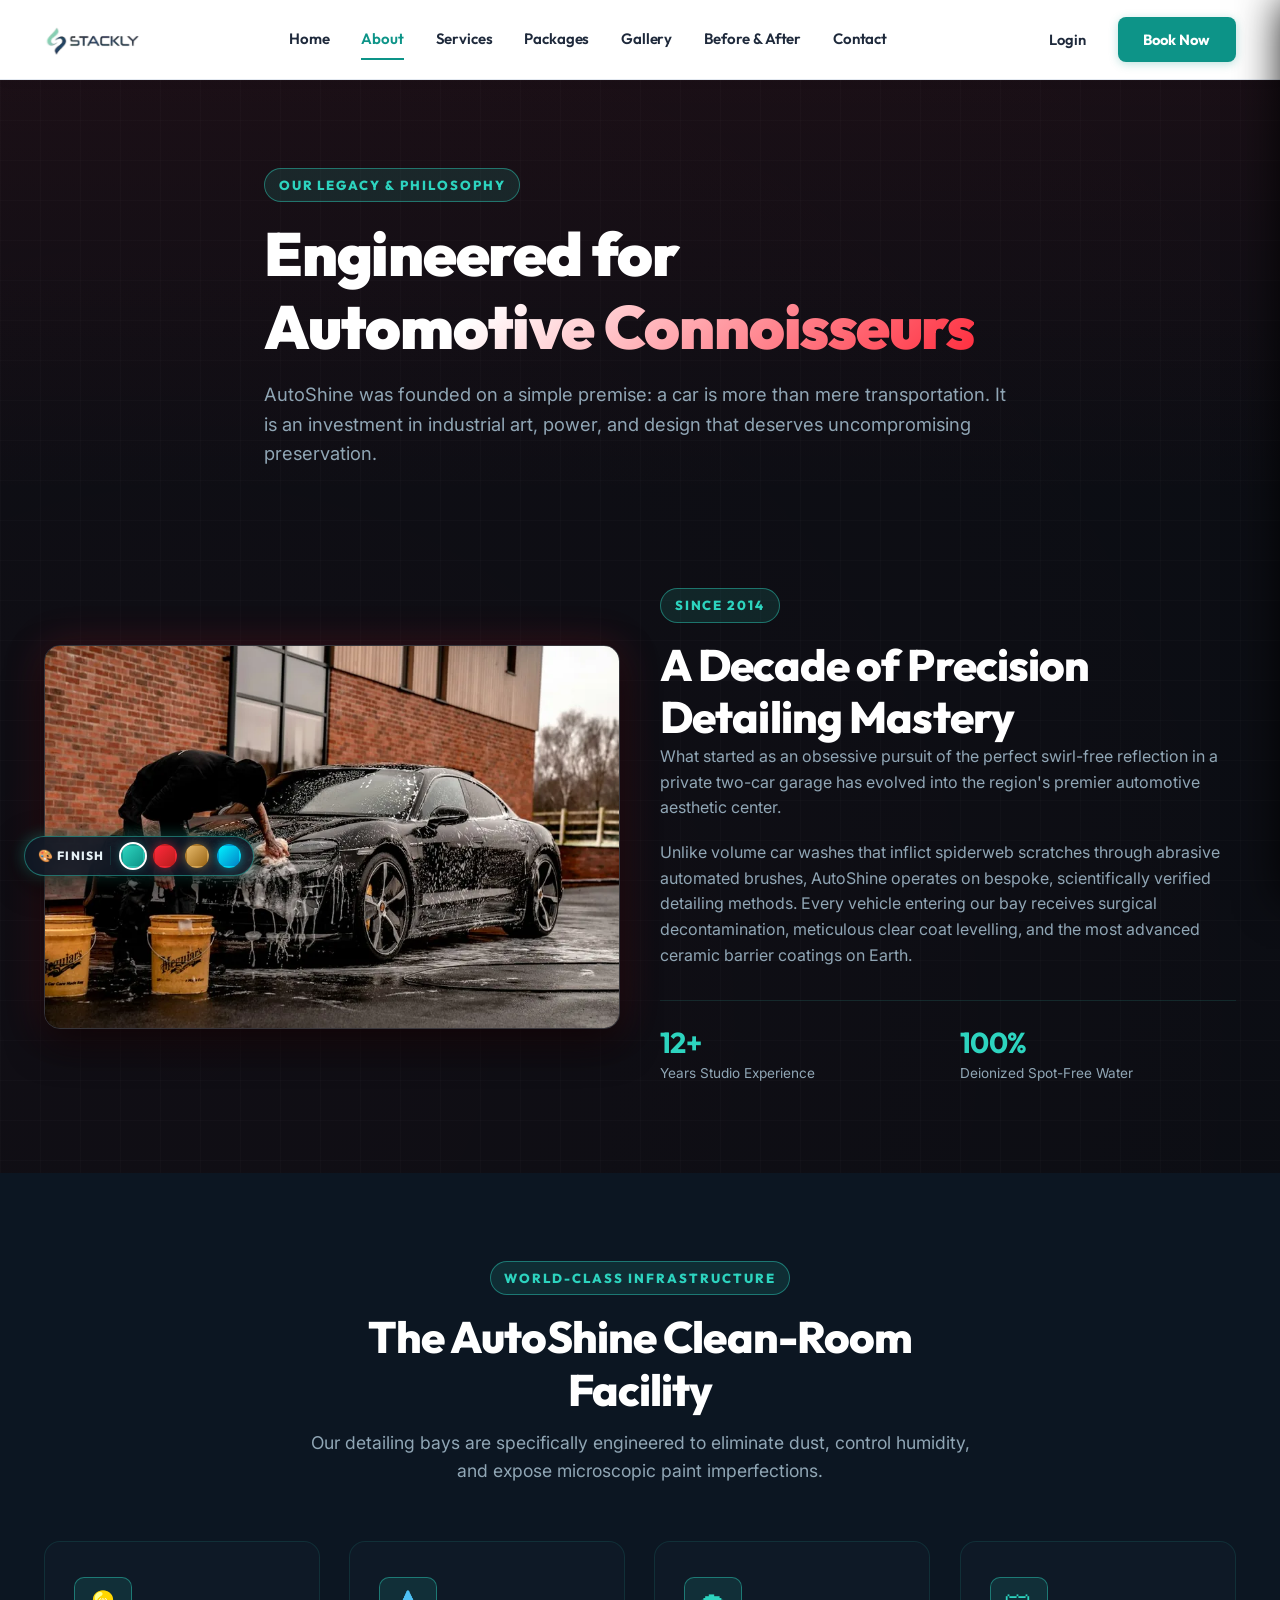
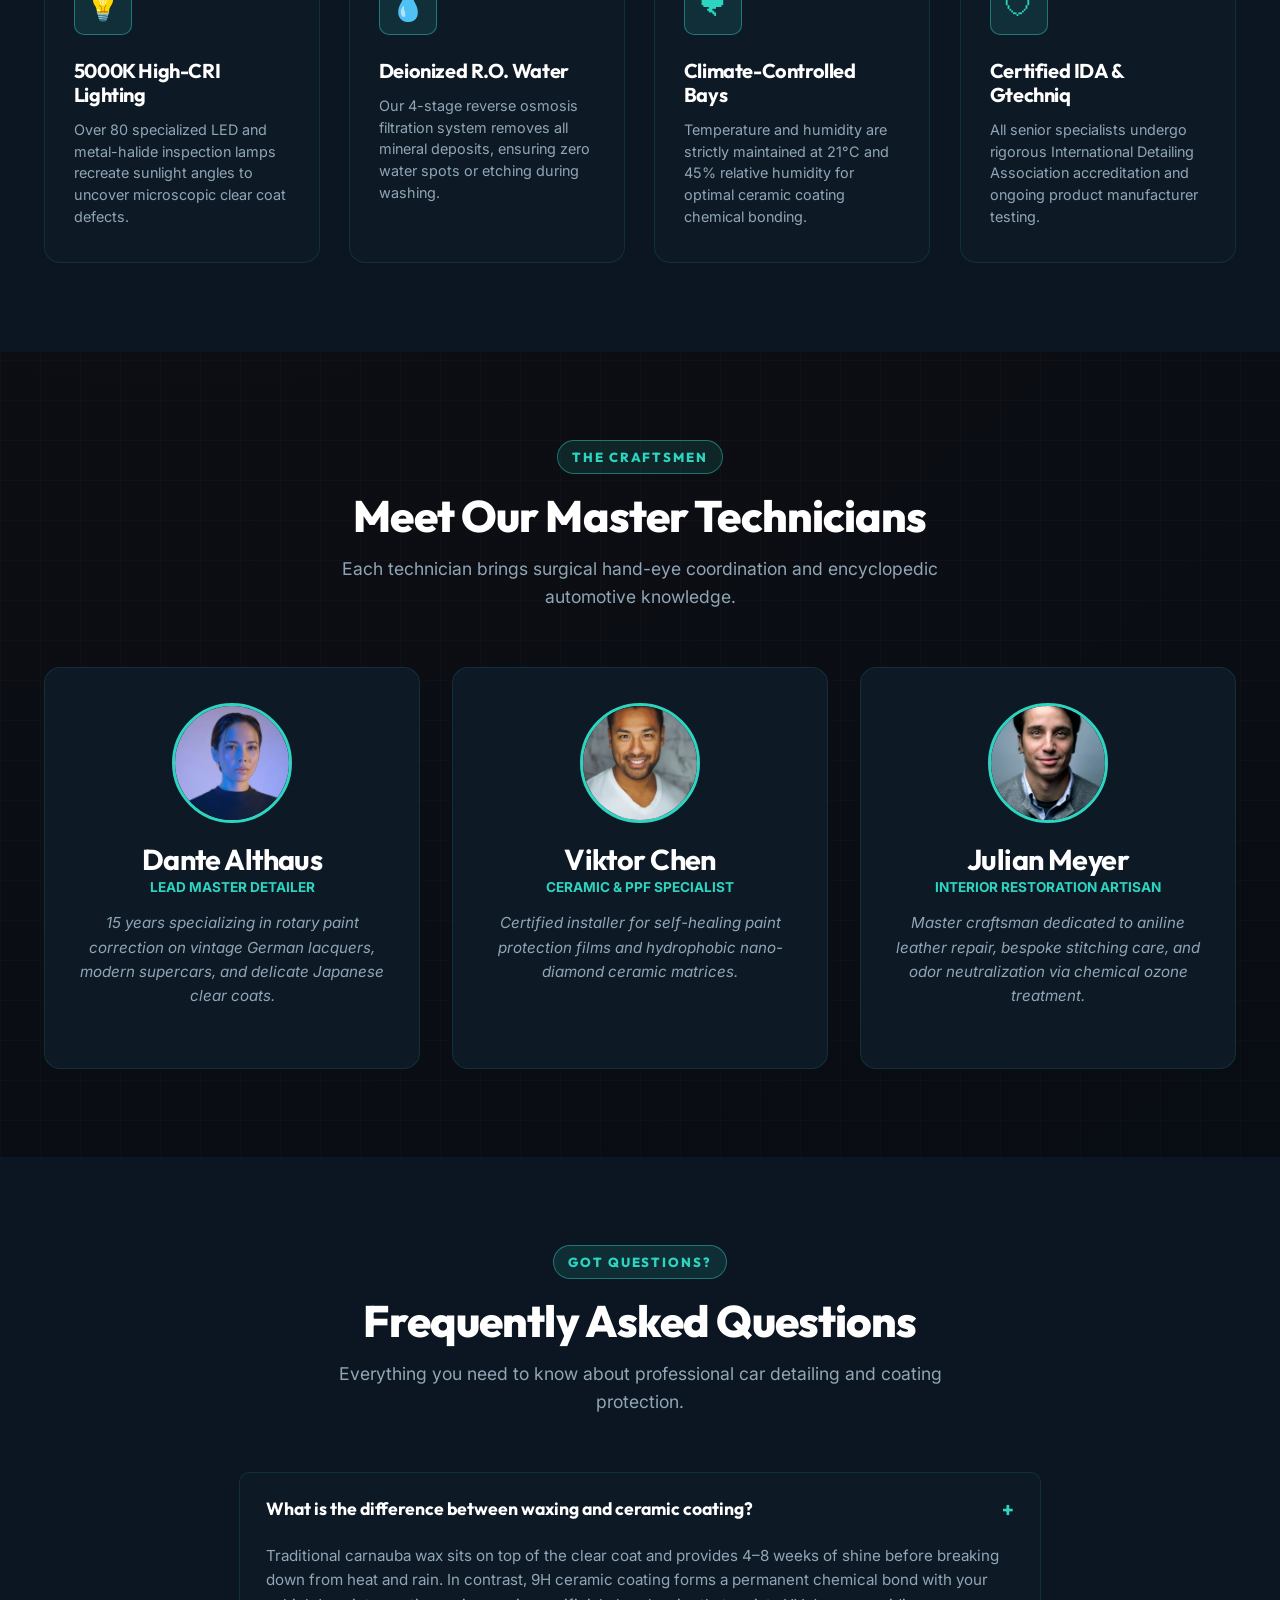
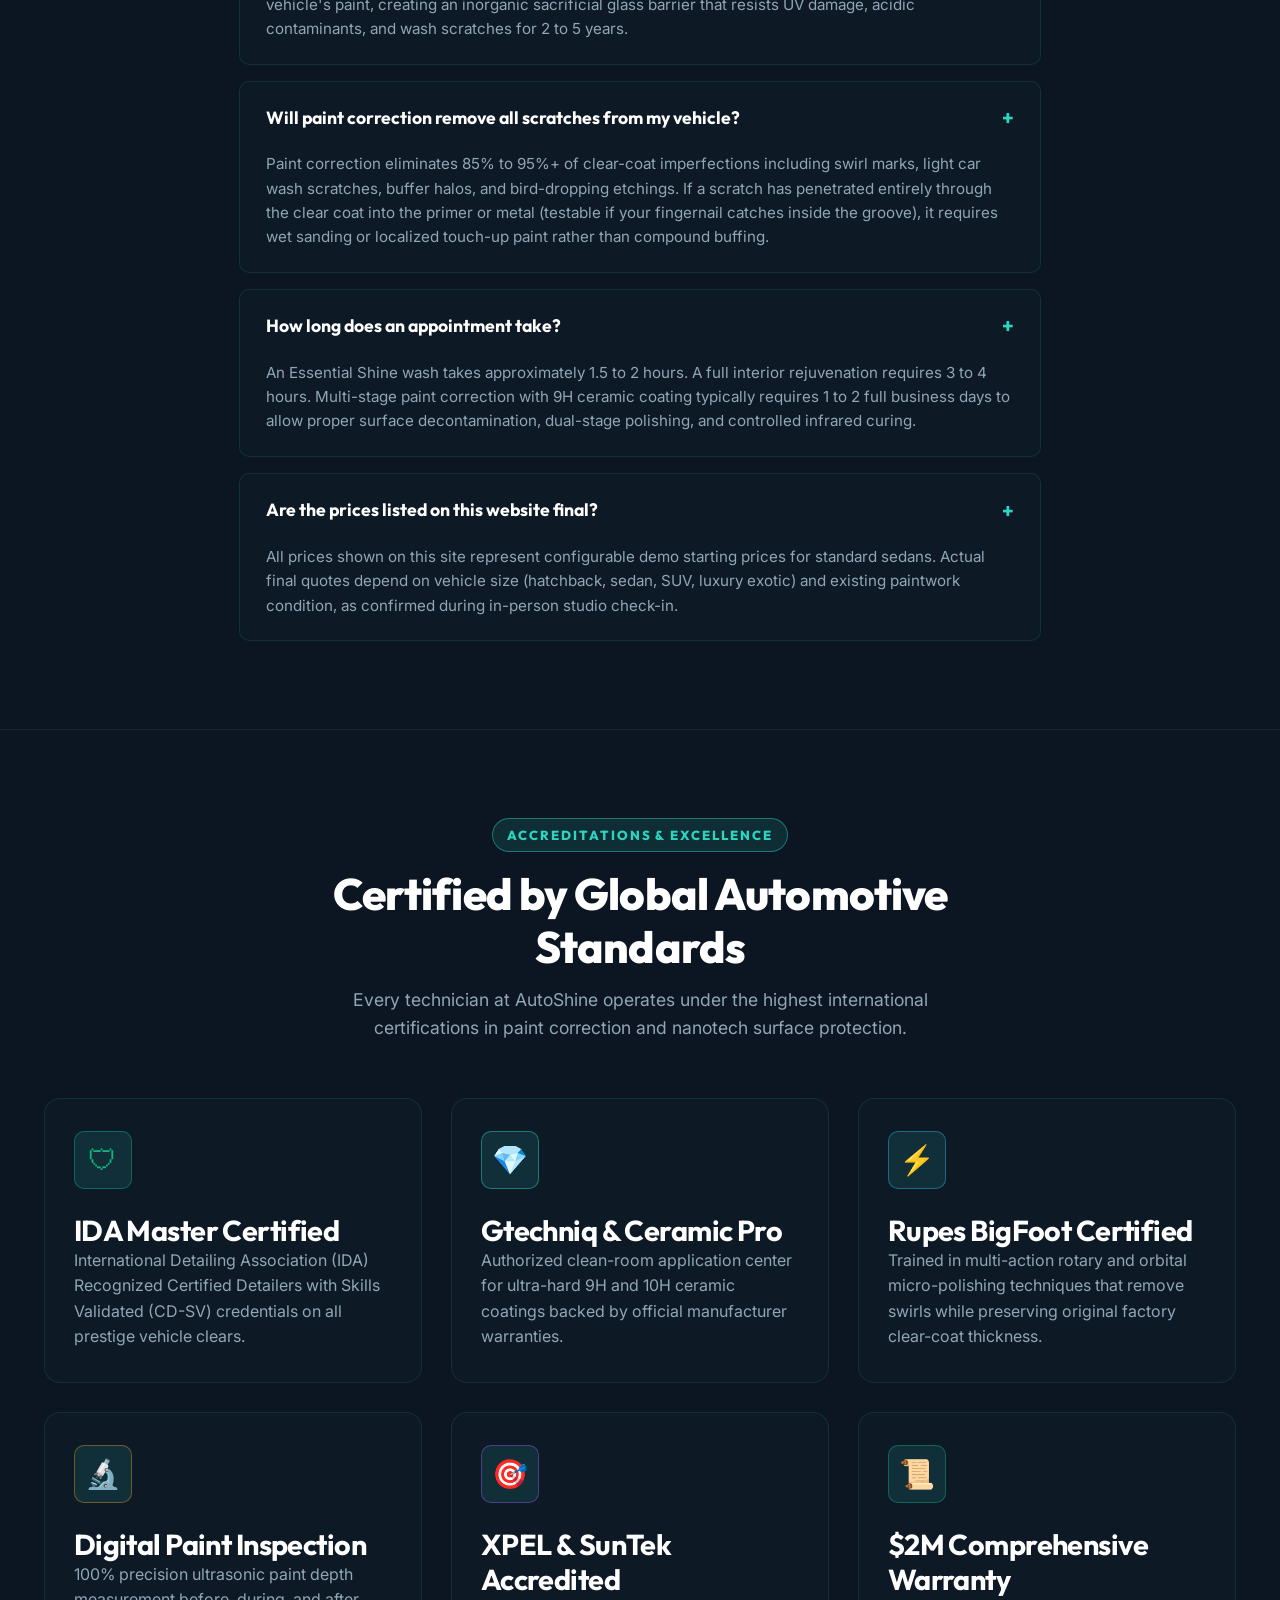
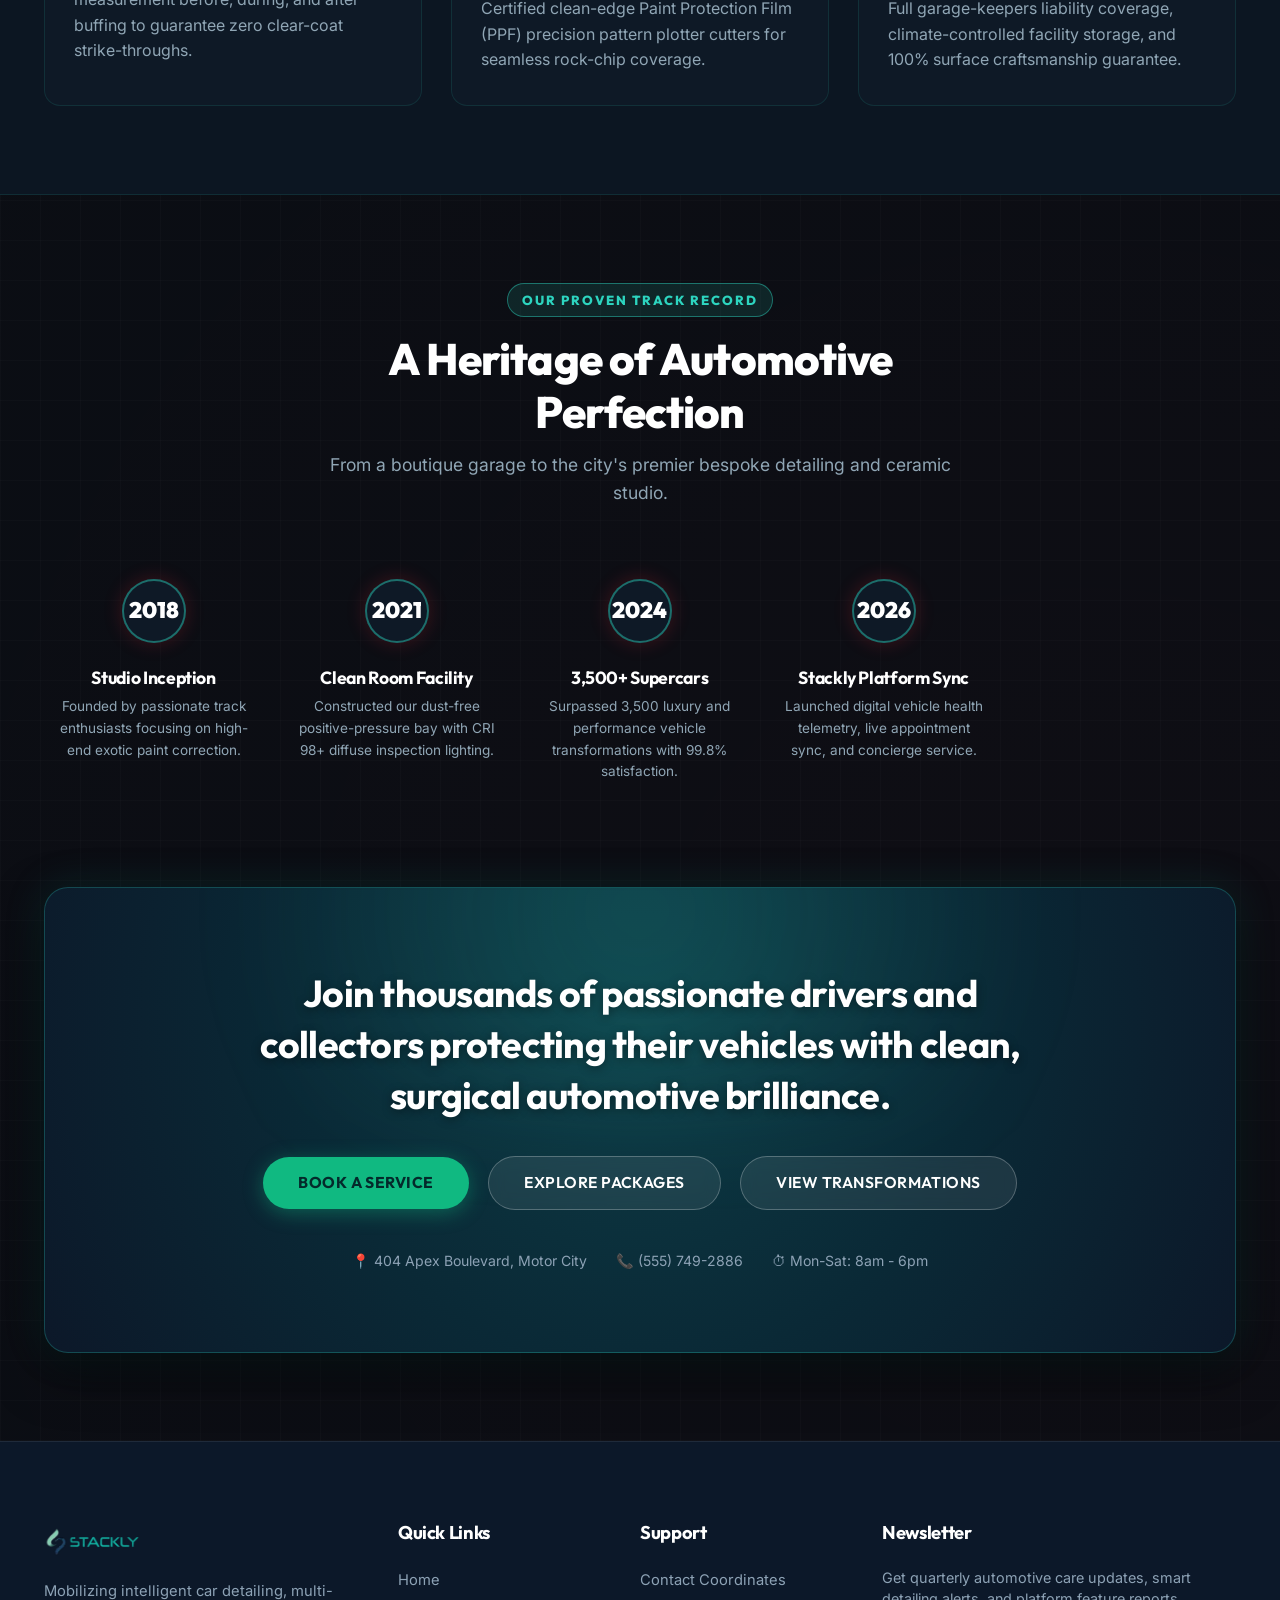
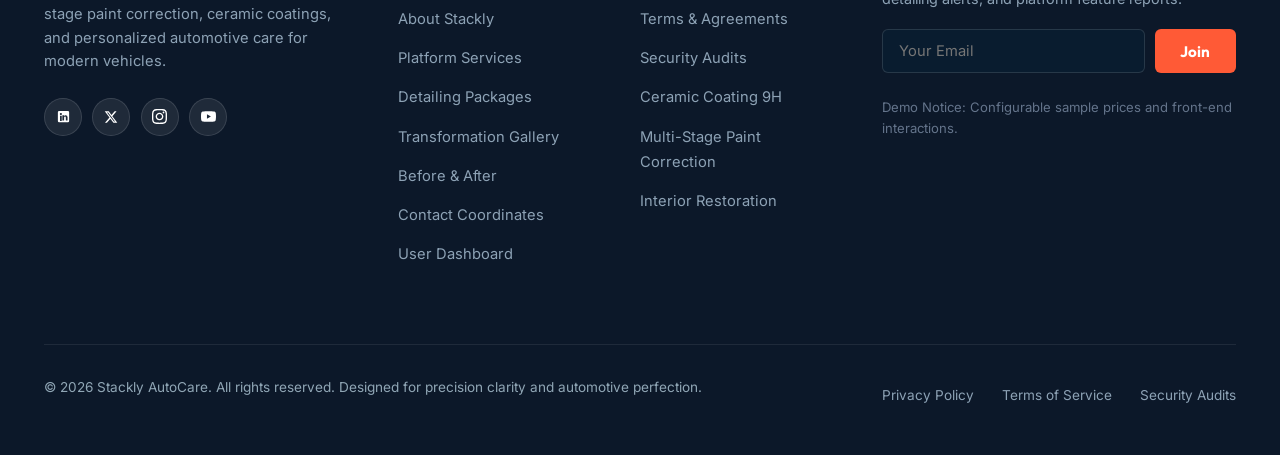
<file: about.html>
<!DOCTYPE html>
<html lang="en">
<head>
  <meta charset="UTF-8">
  <meta name="viewport" content="width=device-width, initial-scale=1.0">
  <title>About AutoShine — Master Automotive Care & Detailing Studio</title>
  <meta name="description" content="Learn about AutoShine's relentless commitment to automotive perfection, certified master detailers, dust-free climate controlled studios, and high-tech ceramic protection.">
  <link rel="icon" type="image/svg+xml" href="assets/images/favicon.svg">
  <link rel="stylesheet" href="css/style.css">
</head>
<body class="has-navbar">

  <!-- Navigation Bar -->
  <header class="navbar">
    <div class="container navbar-container">
      <a href="index.html" class="brand-logo" aria-label="AutoShine Homepage">
        <img src="assets/images/logo-dark.webp" alt="Stackly Logo" width="144" height="40">
      </a>

      <nav class="nav-menu" aria-label="Main Navigation">
        <a href="index.html" class="nav-link">Home</a>
        <a href="about.html" class="nav-link active">About</a>
        <a href="services.html" class="nav-link">Services</a>
        <a href="packages.html" class="nav-link">Packages</a>
        <a href="gallery.html" class="nav-link">Gallery</a>
        <a href="before-after.html" class="nav-link">Before & After</a>
        <a href="contact.html" class="nav-link">Contact</a>
      </nav>

      <div class="nav-actions">
        <a href="login.html" class="btn-login-link">Login</a>
        <a href="booking.html" class="btn btn-primary btn-sm">Book Now</a>
        <button class="hamburger" aria-label="Toggle navigation menu" aria-expanded="false">
          <span></span>
          <span></span>
          <span></span>
        </button>
      </div>
    </div>
  </header>

  <!-- Mobile Drawer -->
  <div class="mobile-drawer-overlay"></div>
  <aside class="mobile-drawer" aria-label="Mobile Navigation Drawer">
    <div class="mobile-drawer-header">
      <a href="index.html" class="brand-logo" aria-label="AutoShine Homepage">
        <img src="assets/images/logo-footer.webp" alt="Stackly Logo" width="130" height="34">
      </a>
      <button class="mobile-drawer-close" aria-label="Close navigation menu">✕</button>
    </div>
    <div class="mobile-drawer-links">
      <a href="index.html" class="nav-link">Home <span>→</span></a>
      <a href="about.html" class="nav-link active">About Us <span>→</span></a>
      <a href="services.html" class="nav-link">Services <span>→</span></a>
      <a href="packages.html" class="nav-link">Packages & Pricing <span>→</span></a>
      <a href="gallery.html" class="nav-link">Gallery <span>→</span></a>
      <a href="before-after.html" class="nav-link">Before & After <span>→</span></a>
      <a href="contact.html" class="nav-link">Locations & Contact <span>→</span></a>
      <a href="login.html" class="nav-link">Account Login <span>→</span></a>
    </div>
    <div class="mobile-drawer-footer">
      <a href="booking.html" class="btn btn-primary btn-block">Book an Appointment</a>
      <div class="mobile-drawer-contact">
        <p class="drawer-contact-item">
          <span>📍</span> 404 Apex Blvd, Motor City
        </p>
        <p class="drawer-contact-item">
          <span>📞</span> <a href="tel:5557492886">(555) 749-2886</a>
        </p>
        <p class="drawer-contact-item">
          <span>✉️</span> <a href="mailto:concierge@autoshine-demo.com">concierge@autoshine-demo.com</a>
        </p>
      </div>
    </div>
  </aside>

  <main>
    <!-- Page Header Hero -->
    <section class="section-padding" style="background: linear-gradient(180deg, rgba(255,42,59,0.06) 0%, transparent 100%); padding-bottom: 2rem;">
      <div class="container text-center" style="max-width: 800px; margin: 0 auto;">
        <span class="section-tag">Our Legacy & Philosophy</span>
        <h1>Engineered for <span class="text-gradient">Automotive Connoisseurs</span></h1>
        <p style="font-size: 1.15rem; margin-top: 1rem;">
          AutoShine was founded on a simple premise: a car is more than mere transportation. It is an investment in industrial art, power, and design that deserves uncompromising preservation.
        </p>
      </div>
    </section>

    <!-- Studio Story Section -->
    <section class="section-padding">
      <div class="container">
        <div class="about-story-grid">
          <div class="hero-image-frame" style="transform: none;">
            <img src="assets/images/about-detailing.webp" alt="Master detailer polishing sports car in studio" width="800" height="500" loading="lazy">
          </div>
          <div>
            <span class="section-tag">Since 2014</span>
            <h2>A Decade of Precision Detailing Mastery</h2>
            <p style="margin-bottom: 1.2rem;">
              What started as an obsessive pursuit of the perfect swirl-free reflection in a private two-car garage has evolved into the region's premier automotive aesthetic center.
            </p>
            <p style="margin-bottom: 1.2rem;">
              Unlike volume car washes that inflict spiderweb scratches through abrasive automated brushes, AutoShine operates on bespoke, scientifically verified detailing methods. Every vehicle entering our bay receives surgical decontamination, meticulous clear coat levelling, and the most advanced ceramic barrier coatings on Earth.
            </p>
            <div class="stats-two-col">
              <div>
                <h3 class="text-red">12+</h3>
                <span class="text-silver" style="font-size: 0.85rem;">Years Studio Experience</span>
              </div>
              <div>
                <h3 class="text-red">100%</h3>
                <span class="text-silver" style="font-size: 0.85rem;">Deionized Spot-Free Water</span>
              </div>
            </div>
          </div>
        </div>
      </div>
    </section>

    <!-- Studio Facility & Standards -->
    <section class="section-padding" style="background: var(--bg-secondary);">
      <div class="container">
        <div class="section-header">
          <span class="section-tag">World-Class Infrastructure</span>
          <h2>The AutoShine Clean-Room Facility</h2>
          <p>Our detailing bays are specifically engineered to eliminate dust, control humidity, and expose microscopic paint imperfections.</p>
        </div>

        <div class="features-grid">
          <div class="feature-box">
            <div class="feature-icon-wrap">💡</div>
            <h3>5000K High-CRI Lighting</h3>
            <p>Over 80 specialized LED and metal-halide inspection lamps recreate sunlight angles to uncover microscopic clear coat defects.</p>
          </div>
          <div class="feature-box">
            <div class="feature-icon-wrap">💧</div>
            <h3>Deionized R.O. Water</h3>
            <p>Our 4-stage reverse osmosis filtration system removes all mineral deposits, ensuring zero water spots or etching during washing.</p>
          </div>
          <div class="feature-box">
            <div class="feature-icon-wrap">🌪</div>
            <h3>Climate-Controlled Bays</h3>
            <p>Temperature and humidity are strictly maintained at 21°C and 45% relative humidity for optimal ceramic coating chemical bonding.</p>
          </div>
          <div class="feature-box">
            <div class="feature-icon-wrap">🛡</div>
            <h3>Certified IDA & Gtechniq</h3>
            <p>All senior specialists undergo rigorous International Detailing Association accreditation and ongoing product manufacturer testing.</p>
          </div>
        </div>
      </div>
    </section>

    <!-- Master Team Section -->
    <section class="section-padding">
      <div class="container">
        <div class="section-header">
          <span class="section-tag">The Craftsmen</span>
          <h2>Meet Our Master Technicians</h2>
          <p>Each technician brings surgical hand-eye coordination and encyclopedic automotive knowledge.</p>
        </div>

        <div class="reviews-grid">
          <div class="review-card" style="text-align: center; align-items: center;">
            <img src="assets/images/technician-1.webp" alt="Dante Althaus" style="width: 120px; height: 120px; border-radius: 50%; object-fit: cover; border: 3px solid var(--red-primary); margin-bottom: 1.2rem;">
            <h3>Dante Althaus</h3>
            <span class="text-red" style="font-size: 0.85rem; font-weight: 700; text-transform: uppercase; margin-bottom: 0.8rem; display: block;">Lead Master Detailer</span>
            <p>15 years specializing in rotary paint correction on vintage German lacquers, modern supercars, and delicate Japanese clear coats.</p>
          </div>

          <div class="review-card" style="text-align: center; align-items: center;">
            <img src="assets/images/technician-2.webp" alt="Viktor Chen" style="width: 120px; height: 120px; border-radius: 50%; object-fit: cover; border: 3px solid var(--red-primary); margin-bottom: 1.2rem;">
            <h3>Viktor Chen</h3>
            <span class="text-red" style="font-size: 0.85rem; font-weight: 700; text-transform: uppercase; margin-bottom: 0.8rem; display: block;">Ceramic & PPF Specialist</span>
            <p>Certified installer for self-healing paint protection films and hydrophobic nano-diamond ceramic matrices.</p>
          </div>

          <div class="review-card" style="text-align: center; align-items: center;">
            <img src="assets/images/technician-3.webp" alt="Julian Meyer" style="width: 120px; height: 120px; border-radius: 50%; object-fit: cover; border: 3px solid var(--red-primary); margin-bottom: 1.2rem;">
            <h3>Julian Meyer</h3>
            <span class="text-red" style="font-size: 0.85rem; font-weight: 700; text-transform: uppercase; margin-bottom: 0.8rem; display: block;">Interior Restoration Artisan</span>
            <p>Master craftsman dedicated to aniline leather repair, bespoke stitching care, and odor neutralization via chemical ozone treatment.</p>
          </div>
        </div>
      </div>
    </section>

    <!-- FAQ Accordion Section -->
    <section class="section-padding" style="background: var(--bg-secondary);">
      <div class="container" style="max-width: 850px;">
        <div class="section-header">
          <span class="section-tag">Got Questions?</span>
          <h2>Frequently Asked Questions</h2>
          <p>Everything you need to know about professional car detailing and coating protection.</p>
        </div>

        <div class="faq-list" style="display: flex; flex-direction: column; gap: 1rem;">
          <div class="faq-item" style="background: var(--bg-card); border: 1px solid var(--border-subtle); border-radius: var(--radius-md); overflow: hidden;">
            <button class="faq-trigger" style="width: 100%; text-align: left; padding: 1.4rem 1.6rem; display: flex; justify-content: space-between; align-items: center; font-family: var(--font-heading); font-size: 1.1rem; font-weight: 700; color: #fff;">
              What is the difference between waxing and ceramic coating?
              <span class="text-red" style="font-size: 1.3rem;">+</span>
            </button>
            <div class="faq-body" style="padding: 0 1.6rem 1.4rem 1.6rem; color: var(--silver-mid); font-size: 0.95rem; line-height: 1.6;">
              Traditional carnauba wax sits on top of the clear coat and provides 4–8 weeks of shine before breaking down from heat and rain. In contrast, 9H ceramic coating forms a permanent chemical bond with your vehicle's paint, creating an inorganic sacrificial glass barrier that resists UV damage, acidic contaminants, and wash scratches for 2 to 5 years.
            </div>
          </div>

          <div class="faq-item" style="background: var(--bg-card); border: 1px solid var(--border-subtle); border-radius: var(--radius-md); overflow: hidden;">
            <button class="faq-trigger" style="width: 100%; text-align: left; padding: 1.4rem 1.6rem; display: flex; justify-content: space-between; align-items: center; font-family: var(--font-heading); font-size: 1.1rem; font-weight: 700; color: #fff;">
              Will paint correction remove all scratches from my vehicle?
              <span class="text-red" style="font-size: 1.3rem;">+</span>
            </button>
            <div class="faq-body" style="padding: 0 1.6rem 1.4rem 1.6rem; color: var(--silver-mid); font-size: 0.95rem; line-height: 1.6;">
              Paint correction eliminates 85% to 95%+ of clear-coat imperfections including swirl marks, light car wash scratches, buffer halos, and bird-dropping etchings. If a scratch has penetrated entirely through the clear coat into the primer or metal (testable if your fingernail catches inside the groove), it requires wet sanding or localized touch-up paint rather than compound buffing.
            </div>
          </div>

          <div class="faq-item" style="background: var(--bg-card); border: 1px solid var(--border-subtle); border-radius: var(--radius-md); overflow: hidden;">
            <button class="faq-trigger" style="width: 100%; text-align: left; padding: 1.4rem 1.6rem; display: flex; justify-content: space-between; align-items: center; font-family: var(--font-heading); font-size: 1.1rem; font-weight: 700; color: #fff;">
              How long does an appointment take?
              <span class="text-red" style="font-size: 1.3rem;">+</span>
            </button>
            <div class="faq-body" style="padding: 0 1.6rem 1.4rem 1.6rem; color: var(--silver-mid); font-size: 0.95rem; line-height: 1.6;">
              An Essential Shine wash takes approximately 1.5 to 2 hours. A full interior rejuvenation requires 3 to 4 hours. Multi-stage paint correction with 9H ceramic coating typically requires 1 to 2 full business days to allow proper surface decontamination, dual-stage polishing, and controlled infrared curing.
            </div>
          </div>

          <div class="faq-item" style="background: var(--bg-card); border: 1px solid var(--border-subtle); border-radius: var(--radius-md); overflow: hidden;">
            <button class="faq-trigger" style="width: 100%; text-align: left; padding: 1.4rem 1.6rem; display: flex; justify-content: space-between; align-items: center; font-family: var(--font-heading); font-size: 1.1rem; font-weight: 700; color: #fff;">
              Are the prices listed on this website final?
              <span class="text-red" style="font-size: 1.3rem;">+</span>
            </button>
            <div class="faq-body" style="padding: 0 1.6rem 1.4rem 1.6rem; color: var(--silver-mid); font-size: 0.95rem; line-height: 1.6;">
              All prices shown on this site represent configurable demo starting prices for standard sedans. Actual final quotes depend on vehicle size (hatchback, sedan, SUV, luxury exotic) and existing paintwork condition, as confirmed during in-person studio check-in.
            </div>
          </div>
        </div>
      </div>
    </section>

        <!-- New Section 1: Studio Accreditations & Master Certifications -->
    <section class="section-padding" style="background: var(--bg-secondary); border-top: 1px solid var(--border-subtle); border-bottom: 1px solid var(--border-subtle);">
      <div class="container">
        <div class="section-header">
          <span class="section-tag">Accreditations & Excellence</span>
          <h2>Certified by Global Automotive Standards</h2>
          <p>Every technician at AutoShine operates under the highest international certifications in paint correction and nanotech surface protection.</p>
        </div>

        <div class="cert-grid">
          <div class="cert-card">
            <div class="feature-icon-wrap" style="color: #10b981; border-color: rgba(16, 185, 129, 0.4);">🛡</div>
            <h3>IDA Master Certified</h3>
            <p>International Detailing Association (IDA) Recognized Certified Detailers with Skills Validated (CD-SV) credentials on all prestige vehicle clears.</p>
          </div>

          <div class="cert-card">
            <div class="feature-icon-wrap" style="color: var(--red-primary); border-color: var(--border-red);">💎</div>
            <h3>Gtechniq & Ceramic Pro</h3>
            <p>Authorized clean-room application center for ultra-hard 9H and 10H ceramic coatings backed by official manufacturer warranties.</p>
          </div>

          <div class="cert-card">
            <div class="feature-icon-wrap" style="color: #38bdf8; border-color: rgba(56, 189, 248, 0.4);">⚡</div>
            <h3>Rupes BigFoot Certified</h3>
            <p>Trained in multi-action rotary and orbital micro-polishing techniques that remove swirls while preserving original factory clear-coat thickness.</p>
          </div>

          <div class="cert-card">
            <div class="feature-icon-wrap" style="color: #f59e0b; border-color: rgba(245, 158, 11, 0.4);">🔬</div>
            <h3>Digital Paint Inspection</h3>
            <p>100% precision ultrasonic paint depth measurement before, during, and after buffing to guarantee zero clear-coat strike-throughs.</p>
          </div>

          <div class="cert-card">
            <div class="feature-icon-wrap" style="color: #a855f7; border-color: rgba(168, 85, 247, 0.4);">🎯</div>
            <h3>XPEL & SunTek Accredited</h3>
            <p>Certified clean-edge Paint Protection Film (PPF) precision pattern plotter cutters for seamless rock-chip coverage.</p>
          </div>

          <div class="cert-card">
            <div class="feature-icon-wrap" style="color: #10b981; border-color: rgba(16, 185, 129, 0.4);">📜</div>
            <h3>$2M Comprehensive Warranty</h3>
            <p>Full garage-keepers liability coverage, climate-controlled facility storage, and 100% surface craftsmanship guarantee.</p>
          </div>
        </div>
      </div>
    </section>

    <!-- New Section 2: Detailing Journey & Milestones -->
    <section class="section-padding">
      <div class="container">
        <div class="section-header">
          <span class="section-tag">Our Proven Track Record</span>
          <h2>A Heritage of Automotive Perfection</h2>
          <p>From a boutique garage to the city's premier bespoke detailing and ceramic studio.</p>
        </div>

        <div class="process-timeline timeline-4-col">
          <div class="process-step">
            <div class="process-number">2018</div>
            <h4>Studio Inception</h4>
            <p>Founded by passionate track enthusiasts focusing on high-end exotic paint correction.</p>
          </div>

          <div class="process-step">
            <div class="process-number">2021</div>
            <h4>Clean Room Facility</h4>
            <p>Constructed our dust-free positive-pressure bay with CRI 98+ diffuse inspection lighting.</p>
          </div>

          <div class="process-step">
            <div class="process-number">2024</div>
            <h4>3,500+ Supercars</h4>
            <p>Surpassed 3,500 luxury and performance vehicle transformations with 99.8% satisfaction.</p>
          </div>

          <div class="process-step">
            <div class="process-number">2026</div>
            <h4>Stackly Platform Sync</h4>
            <p>Launched digital vehicle health telemetry, live appointment sync, and concierge service.</p>
          </div>
        </div>
      </div>
    </section>

    <!-- New Section 3: Signature Stackly CTA Banner -->
    <section class="section-padding" style="padding-top: 0;">
      <div class="container">
        <div class="cta-banner">
          <div class="cta-banner-content">
            <h2 class="cta-heading">Join thousands of passionate drivers and collectors protecting their vehicles with clean, surgical automotive brilliance.</h2>
            <div class="cta-buttons">
              <a href="booking.html" class="btn btn-mint-pill">Book a Service</a>
              <a href="packages.html" class="btn btn-glass-pill">Explore Packages</a>
              <a href="gallery.html" class="btn btn-glass-pill">View Transformations</a>
            </div>
            <div class="cta-contact-strip">
              <span>📍 404 Apex Boulevard, Motor City</span>
              <span>📞 (555) 749-2886</span>
              <span>⏱ Mon-Sat: 8am - 6pm</span>
            </div>
          </div>
        </div>
      </div>
    </section>
  </main>

  <!-- Site Footer -->
  <footer class="site-footer">
    <div class="container">
      <div class="footer-grid">
        <div class="footer-col">
          <a href="index.html" class="brand-logo" style="margin-bottom: 1.2rem;">
            <img src="assets/images/logo-footer.webp" alt="Stackly Logo" width="144" height="40">
          </a>
          <p>
            Mobilizing intelligent car detailing, multi-stage paint correction, ceramic coatings, and personalized automotive care for modern vehicles.
          </p>
          <div class="social-links" style="margin-top: 1.5rem;">
            <a href="404.html" class="social-btn" aria-label="LinkedIn">
              <svg width="15" height="15" viewBox="0 0 24 24" fill="currentColor"><path d="M19 3a2 2 0 0 1 2 2v14a2 2 0 0 1-2 2H5a2 2 0 0 1-2-2V5a2 2 0 0 1 2-2h14m-.5 15.5v-5.3a3.26 3.26 0 0 0-3.26-3.26c-.85 0-1.84.52-2.28 1.3v-1.11h-2.79v8.37h2.79v-4.93c0-.77.62-1.4 1.39-1.4a1.4 1.4 0 0 1 1.4 1.4v4.93h2.75M6.46 10.9v8.37H9.2V10.9H6.46M7.83 6.25c-.9 0-1.62.72-1.62 1.62s.72 1.63 1.62 1.63 1.63-.73 1.63-1.63c0-.9-.73-1.62-1.63-1.62Z"/></svg>
            </a>
            <a href="404.html" class="social-btn" aria-label="X (Twitter)">
              <svg width="14" height="14" viewBox="0 0 24 24" fill="currentColor"><path d="M18.244 2.25h3.308l-7.227 8.26 8.502 11.24H16.17l-5.214-6.817L4.99 21.75H1.68l7.73-8.835L1.254 2.25H8.08l4.713 6.231zm-1.161 17.52h1.833L7.084 4.126H5.117z"/></svg>
            </a>
            <a href="404.html" class="social-btn" aria-label="Instagram">
              <svg width="15" height="15" viewBox="0 0 24 24" fill="currentColor"><path d="M12 2.163c3.204 0 3.584.012 4.85.07 3.252.148 4.771 1.691 4.919 4.919.058 1.265.069 1.645.069 4.849 0 3.205-.012 3.584-.069 4.849-.149 3.225-1.664 4.771-4.919 4.919-1.266.058-1.644.07-4.85.07-3.204 0-3.584-.012-4.849-.07-3.26-.149-4.771-1.699-4.919-4.92-.058-1.265-.07-1.644-.07-4.849 0-3.204.013-3.583.07-4.849.149-3.227 1.664-4.771 4.919-4.919 1.266-.057 1.645-.069 4.849-.069zm0-2.163c-3.259 0-3.667.014-4.947.072-4.358.2-6.78 2.618-6.98 6.98-.059 1.281-.073 1.689-.073 4.948 0 3.259.014 3.668.072 4.948.2 4.358 2.618 6.78 6.98 6.98 1.281.058 1.689.072 4.948.072 3.259 0 3.668-.014 4.948-.072 4.354-.2 6.782-2.618 6.979-6.98.059-1.28.073-1.689.073-4.948 0-3.259-.014-3.667-.072-4.947-.196-4.354-2.617-6.78-6.979-6.98-1.281-.059-1.69-.073-4.949-.073zm0 5.838c-3.403 0-6.162 2.759-6.162 6.162s2.759 6.163 6.162 6.163 6.162-2.759 6.162-6.163c0-3.403-2.759-6.162-6.162-6.162zm0 10.162c-2.209 0-4-1.79-4-4 0-2.209 1.791-4 4-4s4 1.791 4 4c0 2.21-1.791 4-4 4zm6.406-11.845c-.796 0-1.441.645-1.441 1.44s.645 1.44 1.441 1.44c.795 0 1.439-.645 1.439-1.44s-.644-1.44-1.439-1.44z"/></svg>
            </a>
            <a href="404.html" class="social-btn" aria-label="YouTube">
              <svg width="15" height="15" viewBox="0 0 24 24" fill="currentColor"><path d="M23.498 6.186a3.016 3.016 0 0 0-2.122-2.136C19.505 3.545 12 3.545 12 3.545s-7.505 0-9.377.505A3.017 3.017 0 0 0 .502 6.186C0 8.07 0 12 0 12s0 3.93.502 5.814a3.016 3.016 0 0 0 2.122 2.136c1.871.505 9.376.505 9.376.505s7.505 0 9.377-.505a3.015 3.015 0 0 0 2.122-2.136C24 15.93 24 12 24 12s0-3.93-.502-5.814zM9.545 15.568V8.432L15.818 12l-6.273 3.568z"/></svg>
            </a>
          </div>
        </div>

        <div class="footer-col">
          <h4>Quick Links</h4>
          <ul class="footer-links">
            <li><a href="index.html">Home</a></li>
            <li><a href="about.html">About Stackly</a></li>
            <li><a href="services.html">Platform Services</a></li>
            <li><a href="packages.html">Detailing Packages</a></li>
            <li><a href="gallery.html">Transformation Gallery</a></li>
            <li><a href="before-after.html">Before & After</a></li>
            <li><a href="contact.html">Contact Coordinates</a></li>
            <li><a href="user-dashboard.html">User Dashboard</a></li>
          </ul>
        </div>

        <div class="footer-col">
          <h4>Support</h4>
          <ul class="footer-links">
            <li><a href="contact.html">Contact Coordinates</a></li>
            <li><a href="404.html">Terms & Agreements</a></li>
            <li><a href="404.html">Security Audits</a></li>
            <li><a href="service-details.html">Ceramic Coating 9H</a></li>
            <li><a href="service-details.html">Multi-Stage Paint Correction</a></li>
            <li><a href="services.html">Interior Restoration</a></li>
          </ul>
        </div>

        <div class="footer-col footer-newsletter">
          <h4>Newsletter</h4>
          <p>Get quarterly automotive care updates, smart detailing alerts, and platform feature reports.</p>
          <form class="newsletter-form">
            <input type="email" placeholder="Your Email" required aria-label="Email for newsletter">
            <button type="submit">Join</button>
          </form>
          <div style="margin-top: 1.5rem; font-size: 0.82rem; color: #64748b;">
            Demo Notice: Configurable sample prices and front-end interactions.
          </div>
        </div>
      </div>

      <div class="footer-bottom">
        <p>© 2026 Stackly AutoCare. All rights reserved. Designed for precision clarity and automotive perfection.</p>
        <div>
          <a href="404.html" style="margin-right: 1.5rem;">Privacy Policy</a>
          <a href="404.html" style="margin-right: 1.5rem;">Terms of Service</a>
          <a href="404.html">Security Audits</a>
        </div>
      </div>
    </div>
  </footer>

  <script src="js/script.js"></script>
</body>
</html>
</file>
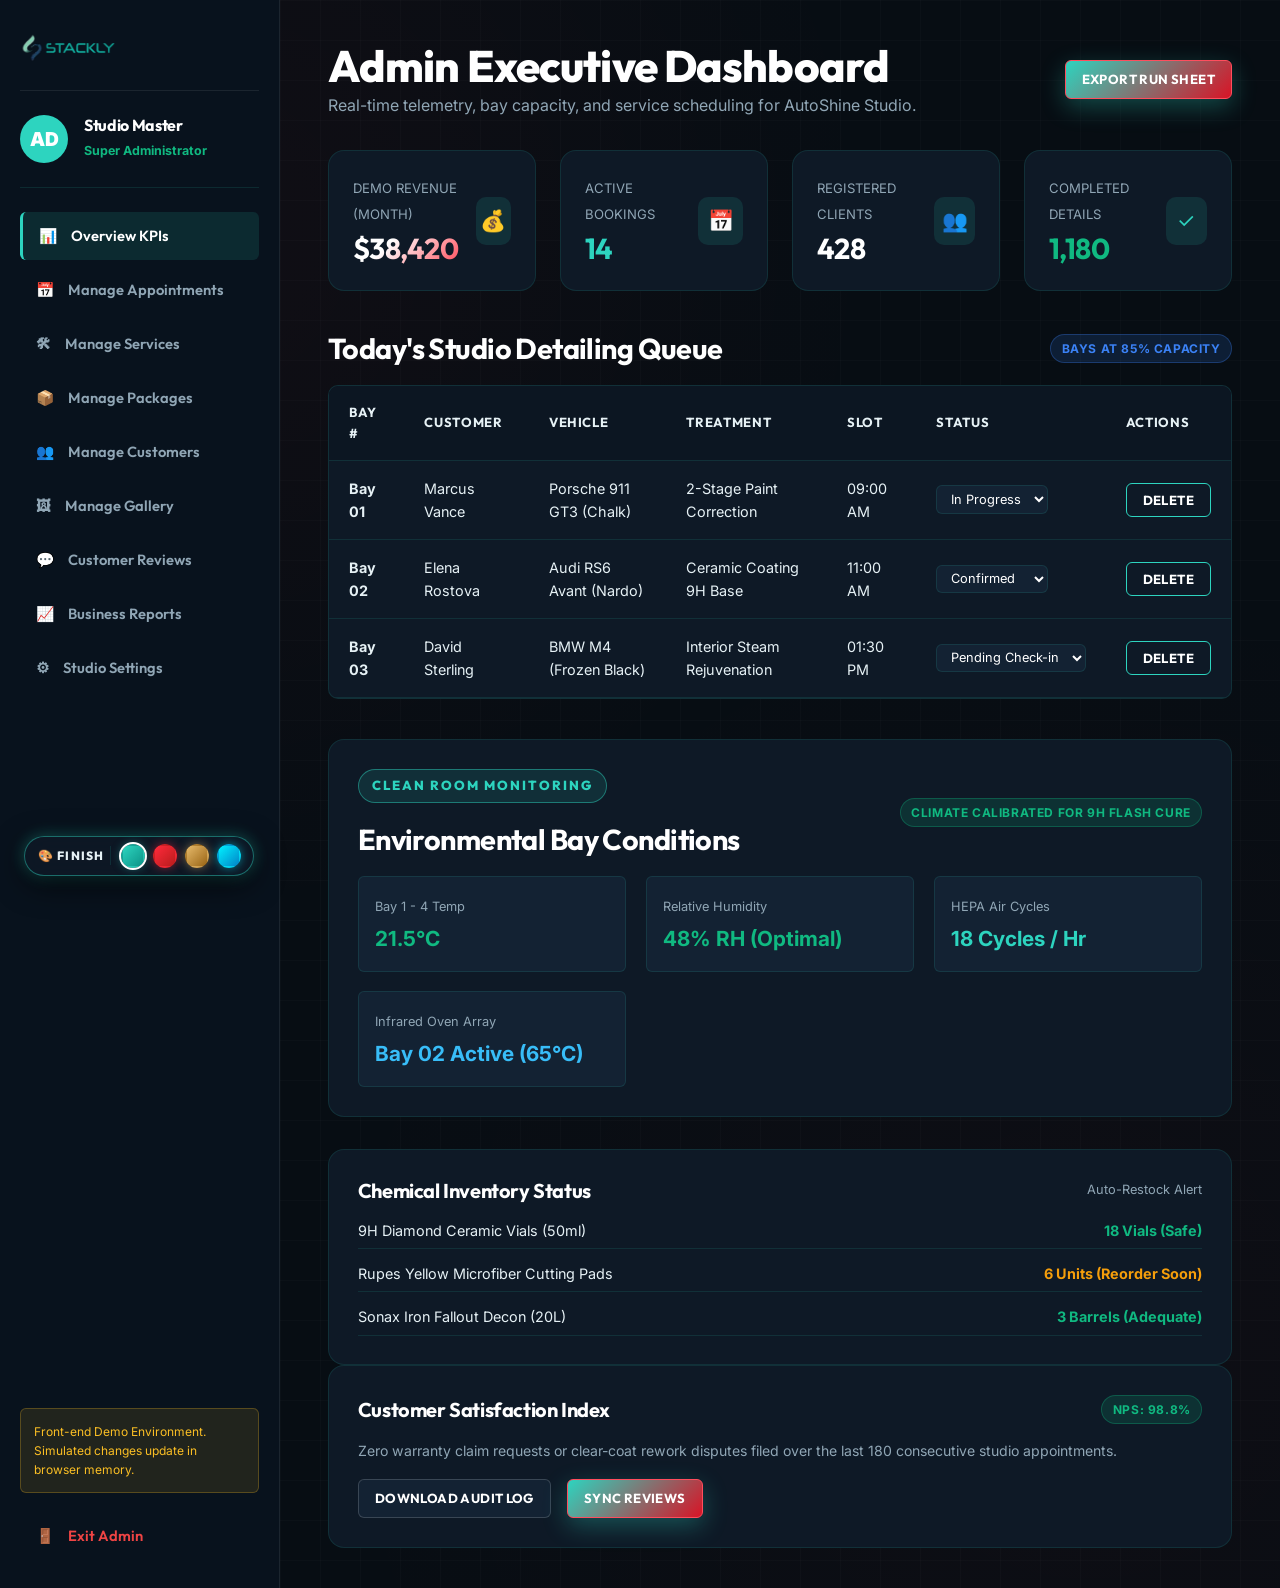
<file: admin-dashboard.html>
<!DOCTYPE html>
<html lang="en">
<head>
  <meta charset="UTF-8">
  <meta name="viewport" content="width=device-width, initial-scale=1.0">
  <title>Admin Dashboard — AutoShine Studio Management</title>
  <meta name="description" content="Administrative control center for AutoShine detailing studio: manage appointments, services, customer records, and studio analytics.">
  <link rel="icon" type="image/svg+xml" href="assets/images/favicon.svg">
  <link rel="stylesheet" href="css/style.css">
</head>
<body class="admin-dashboard-page">

  <!-- Admin Dashboard Mobile Header Bar -->
  <header class="dashboard-mobile-bar">
    <div style="display: flex; align-items: center; gap: 0.8rem;">
      <a href="admin-dashboard.html" class="brand-logo" aria-label="AutoShine Admin Dashboard">
        <img src="assets/images/logo-footer.webp" alt="Stackly Logo" width="130" height="34">
      </a>
      <span class="status-badge" style="background: rgba(255,42,59,0.2); color: var(--red-primary); border: 1px solid var(--border-red); font-size: 0.72rem; padding: 0.2rem 0.5rem;">
        Admin
      </span>
    </div>
    <div class="dashboard-mobile-actions">
      <a href="index.html" class="btn btn-secondary btn-sm" style="padding: 0.35rem 0.7rem; font-size: 0.8rem;" target="_blank">Live Site ↗</a>
      <button id="adminMobileToggle" class="dash-menu-toggle hamburger" aria-label="Toggle Admin Menu" aria-expanded="false" style="display: flex !important; width: 40px; height: 40px; background: rgba(255,255,255,0.06); border: 1px solid rgba(255,255,255,0.15);">
        <span style="background: #ffffff;"></span>
        <span style="background: #ffffff;"></span>
        <span style="background: #ffffff;"></span>
      </button>
    </div>
  </header>

  <!-- Mobile Sidebar Overlay -->
  <div class="dashboard-sidebar-overlay"></div>

  <!-- Admin Dashboard Layout -->
  <div class="dashboard-layout">
    
    <!-- Sidebar Navigation -->
    <aside class="dashboard-sidebar">
      <div>
        <!-- Sidebar Brand & Close (Header) -->
        <div class="dashboard-sidebar-header">
          <a href="admin-dashboard.html" class="brand-logo" aria-label="AutoShine Admin Dashboard">
            <img src="assets/images/logo-footer.webp" alt="Stackly Logo" width="130" height="34">
          </a>
          <button class="dashboard-sidebar-close" aria-label="Close menu">✕</button>
        </div>

        <div class="sidebar-profile">
          <div style="width: 48px; height: 48px; border-radius: 50%; background: var(--red-primary); color: #fff; font-weight: 900; display: flex; align-items: center; justify-content: center; font-size: 1.2rem;">
            AD
          </div>
          <div>
            <h4 style="font-size: 1rem; margin-bottom: 0.1rem;">Studio Master</h4>
            <span style="font-size: 0.78rem; color: #10b981; font-weight: 700;">Super Administrator</span>
          </div>
        </div>

        <nav class="sidebar-nav">
          <div class="sidebar-link active" data-tab="adm-overview">
            <span>📊</span> Overview KPIs
          </div>
          <div class="sidebar-link" data-tab="adm-appointments">
            <span>📅</span> Manage Appointments
          </div>
          <div class="sidebar-link" data-tab="adm-services">
            <span>🛠</span> Manage Services
          </div>
          <div class="sidebar-link" data-tab="adm-packages">
            <span>📦</span> Manage Packages
          </div>
          <div class="sidebar-link" data-tab="adm-customers">
            <span>👥</span> Manage Customers
          </div>
          <div class="sidebar-link" data-tab="adm-gallery">
            <span>🖼</span> Manage Gallery
          </div>
          <div class="sidebar-link" data-tab="adm-reviews">
            <span>💬</span> Customer Reviews
          </div>
          <div class="sidebar-link" data-tab="adm-reports">
            <span>📈</span> Business Reports
          </div>
          <div class="sidebar-link" data-tab="adm-settings">
            <span>⚙</span> Studio Settings
          </div>
        </nav>
      </div>

      <div>
        <div style="font-size: 0.75rem; color: #fbbf24; background: rgba(251,191,36,0.1); padding: 0.8rem; border-radius: var(--radius-sm); margin-bottom: 1.2rem; border: 1px solid rgba(251,191,36,0.25);">
          Front-end Demo Environment. Simulated changes update in browser memory.
        </div>
        <a href="login.html" class="sidebar-link" style="color: #ef4444;" onclick="showToast('Logged out of admin session.', 'info')">
          <span>🚪</span> Exit Admin
        </a>
      </div>
    </aside>

    <!-- Main Content Area -->
    <main class="dashboard-content">

      <!-- TAB 1: OVERVIEW -->
      <section id="adm-overview" class="dashboard-tab-content" style="display: block;">
        <div style="display: flex; justify-content: space-between; align-items: center; margin-bottom: 2rem; flex-wrap: wrap; gap: 1rem;">
          <div>
            <h2>Admin Executive Dashboard</h2>
            <p>Real-time telemetry, bay capacity, and service scheduling for AutoShine Studio.</p>
          </div>
          <a href="404.html" class="btn btn-primary btn-sm">Export Run Sheet</a>
        </div>

        <!-- KPI Cards -->
        <div class="kpi-grid">
          <div class="kpi-card">
            <div>
              <span>Demo Revenue (Month)</span>
              <h3 class="text-gradient">$38,420</h3>
            </div>
            <div class="kpi-icon">💰</div>
          </div>

          <div class="kpi-card">
            <div>
              <span>Active Bookings</span>
              <h3 class="text-red">14</h3>
            </div>
            <div class="kpi-icon">📅</div>
          </div>

          <div class="kpi-card">
            <div>
              <span>Registered Clients</span>
              <h3>428</h3>
            </div>
            <div class="kpi-icon">👥</div>
          </div>

          <div class="kpi-card">
            <div>
              <span>Completed Details</span>
              <h3 style="color: #10b981;">1,180</h3>
            </div>
            <div class="kpi-icon">✓</div>
          </div>
        </div>

        <!-- Quick Appointments Queue Table -->
        <div style="margin-top: 2rem;">
          <div style="display: flex; justify-content: space-between; align-items: center; margin-bottom: 1.2rem;">
            <h3>Today's Studio Detailing Queue</h3>
            <span class="status-badge progress">Bays at 85% Capacity</span>
          </div>

          <div class="table-responsive">
            <table class="data-table">
              <thead>
                <tr>
                  <th>Bay #</th>
                  <th>Customer</th>
                  <th>Vehicle</th>
                  <th>Treatment</th>
                  <th>Slot</th>
                  <th>Status</th>
                  <th>Actions</th>
                </tr>
              </thead>
              <tbody>
                <tr>
                  <td><strong>Bay 01</strong></td>
                  <td>Marcus Vance</td>
                  <td>Porsche 911 GT3 (Chalk)</td>
                  <td>2-Stage Paint Correction</td>
                  <td>09:00 AM</td>
                  <td>
                    <select class="form-control admin-status-select" style="padding: 0.3rem 0.6rem; font-size: 0.8rem; width: auto;">
                      <option value="In Progress" selected>In Progress</option>
                      <option value="Completed">Completed</option>
                      <option value="Pending">Pending</option>
                      <option value="Cancelled">Cancelled</option>
                    </select>
                  </td>
                  <td>
                    <button class="btn btn-outline-red btn-sm btn-admin-delete" data-item="appointment">Delete</button>
                  </td>
                </tr>
                <tr>
                  <td><strong>Bay 02</strong></td>
                  <td>Elena Rostova</td>
                  <td>Audi RS6 Avant (Nardo)</td>
                  <td>Ceramic Coating 9H Base</td>
                  <td>11:00 AM</td>
                  <td>
                    <select class="form-control admin-status-select" style="padding: 0.3rem 0.6rem; font-size: 0.8rem; width: auto;">
                      <option value="Confirmed" selected>Confirmed</option>
                      <option value="In Progress">In Progress</option>
                      <option value="Completed">Completed</option>
                    </select>
                  </td>
                  <td>
                    <button class="btn btn-outline-red btn-sm btn-admin-delete" data-item="appointment">Delete</button>
                  </td>
                </tr>
                <tr>
                  <td><strong>Bay 03</strong></td>
                  <td>David Sterling</td>
                  <td>BMW M4 (Frozen Black)</td>
                  <td>Interior Steam Rejuvenation</td>
                  <td>01:30 PM</td>
                  <td>
                    <select class="form-control admin-status-select" style="padding: 0.3rem 0.6rem; font-size: 0.8rem; width: auto;">
                      <option value="Pending" selected>Pending Check-in</option>
                      <option value="In Progress">In Progress</option>
                      <option value="Completed">Completed</option>
                    </select>
                  </td>
                  <td>
                    <button class="btn btn-outline-red btn-sm btn-admin-delete" data-item="appointment">Delete</button>
                  </td>
                </tr>
              </tbody>
            </table>
          </div>
        </div>
              <!-- New Section 1: Studio Clean Room Bay Environmental Telemetry -->
        <div style="margin-top: 2.5rem; background: var(--bg-card); border: 1px solid var(--border-subtle); border-radius: var(--radius-lg); padding: 1.8rem;">
          <div style="display: flex; justify-content: space-between; align-items: center; margin-bottom: 1.2rem; flex-wrap: wrap; gap: 1rem;">
            <div>
              <span class="section-tag">Clean Room Monitoring</span>
              <h3 style="margin-top: 0.2rem;">Environmental Bay Conditions</h3>
            </div>
            <span class="status-badge confirmed">Climate Calibrated for 9H Flash Cure</span>
          </div>

          <div style="display: grid; grid-template-columns: repeat(auto-fit, minmax(200px, 1fr)); gap: 1.2rem;">
            <div style="background: var(--bg-tertiary); padding: 1rem; border-radius: var(--radius-sm); border: 1px solid var(--border-subtle);">
              <span style="font-size: 0.8rem; color: var(--silver-mid);">Bay 1 - 4 Temp</span>
              <strong style="display: block; font-size: 1.3rem; color: #10b981; margin-top: 0.2rem;">21.5°C</strong>
            </div>

            <div style="background: var(--bg-tertiary); padding: 1rem; border-radius: var(--radius-sm); border: 1px solid var(--border-subtle);">
              <span style="font-size: 0.8rem; color: var(--silver-mid);">Relative Humidity</span>
              <strong style="display: block; font-size: 1.3rem; color: #10b981; margin-top: 0.2rem;">48% RH (Optimal)</strong>
            </div>

            <div style="background: var(--bg-tertiary); padding: 1rem; border-radius: var(--radius-sm); border: 1px solid var(--border-subtle);">
              <span style="font-size: 0.8rem; color: var(--silver-mid);">HEPA Air Cycles</span>
              <strong style="display: block; font-size: 1.3rem; color: var(--red-primary); margin-top: 0.2rem;">18 Cycles / Hr</strong>
            </div>

            <div style="background: var(--bg-tertiary); padding: 1rem; border-radius: var(--radius-sm); border: 1px solid var(--border-subtle);">
              <span style="font-size: 0.8rem; color: var(--silver-mid);">Infrared Oven Array</span>
              <strong style="display: block; font-size: 1.3rem; color: #38bdf8; margin-top: 0.2rem;">Bay 02 Active (65°C)</strong>
            </div>
          </div>
        </div>

        <!-- New Section 2: Chemical Inventory & Consumables Stock -->
        <div class="dash-two-col" style="margin-top: 2rem;">
          <div style="background: var(--bg-card); border: 1px solid var(--border-subtle); border-radius: var(--radius-lg); padding: 1.8rem;">
            <div style="display: flex; justify-content: space-between; align-items: center; margin-bottom: 1rem;">
              <h4>Chemical Inventory Status</h4>
              <span style="font-size: 0.8rem; color: var(--silver-mid);">Auto-Restock Alert</span>
            </div>
            <div style="display: flex; flex-direction: column; gap: 0.8rem; font-size: 0.9rem;">
              <div style="display: flex; justify-content: space-between; border-bottom: 1px solid var(--border-subtle); padding-bottom: 0.4rem;">
                <span>9H Diamond Ceramic Vials (50ml)</span>
                <strong style="color: #10b981;">18 Vials (Safe)</strong>
              </div>
              <div style="display: flex; justify-content: space-between; border-bottom: 1px solid var(--border-subtle); padding-bottom: 0.4rem;">
                <span>Rupes Yellow Microfiber Cutting Pads</span>
                <strong style="color: #f59e0b;">6 Units (Reorder Soon)</strong>
              </div>
              <div style="display: flex; justify-content: space-between; border-bottom: 1px solid var(--border-subtle); padding-bottom: 0.4rem;">
                <span>Sonax Iron Fallout Decon (20L)</span>
                <strong style="color: #10b981;">3 Barrels (Adequate)</strong>
              </div>
            </div>
          </div>

          <div style="background: var(--bg-card); border: 1px solid var(--border-subtle); border-radius: var(--radius-lg); padding: 1.8rem;">
            <div style="display: flex; justify-content: space-between; align-items: center; margin-bottom: 1rem;">
              <h4>Customer Satisfaction Index</h4>
              <span class="status-badge confirmed">NPS: 98.8%</span>
            </div>
            <p style="font-size: 0.88rem; color: var(--silver-mid); margin-bottom: 1rem;">
              Zero warranty claim requests or clear-coat rework disputes filed over the last 180 consecutive studio appointments.
            </p>
            <div style="display: flex; gap: 1rem;">
              <a href="404.html" class="btn btn-secondary btn-sm">Download Audit Log</a>
              <a href="404.html" class="btn btn-primary btn-sm">Sync Reviews</a>
            </div>
          </div>
        </div>
      </section>

      <!-- TAB 2: MANAGE APPOINTMENTS -->
      <section id="adm-appointments" class="dashboard-tab-content" style="display: none;">
        <div style="display: flex; justify-content: space-between; align-items: center; margin-bottom: 2rem; flex-wrap: wrap; gap: 1rem;">
          <div>
            <h2>Manage All Appointments</h2>
            <p>Filter, edit status, or remove appointments across the entire studio calendar.</p>
          </div>
          <a href="404.html" class="btn btn-primary btn-sm">+ Manual Booking</a>
        </div>

        <div class="table-responsive">
          <table class="data-table">
            <thead>
              <tr>
                <th>Booking ID</th>
                <th>Client Name</th>
                <th>Contact</th>
                <th>Vehicle & Type</th>
                <th>Date & Time</th>
                <th>Price</th>
                <th>Status</th>
                <th>Action</th>
              </tr>
            </thead>
            <tbody>
              <tr>
                <td><strong class="text-red">ASH-912384</strong></td>
                <td>Jonathan Reed</td>
                <td>555-392-1192</td>
                <td>Mercedes-AMG GT (Coupe)</td>
                <td>2026-10-23 • 08:30 AM</td>
                <td>$499</td>
                <td>
                  <select class="form-control admin-status-select" style="padding: 0.3rem 0.6rem; font-size: 0.8rem; width: auto;">
                    <option value="Confirmed" selected>Confirmed</option>
                    <option value="In Progress">In Progress</option>
                    <option value="Completed">Completed</option>
                    <option value="Cancelled">Cancelled</option>
                  </select>
                </td>
                <td>
                  <button class="btn btn-outline-red btn-sm btn-admin-delete" data-item="appointment ASH-912384">Delete</button>
                </td>
              </tr>
              <tr>
                <td><strong class="text-red">ASH-482019</strong></td>
                <td>Sarah Jenkins</td>
                <td>555-883-9921</td>
                <td>Tesla Model S Plaid (Sedan)</td>
                <td>2026-10-24 • 11:00 AM</td>
                <td>$249</td>
                <td>
                  <select class="form-control admin-status-select" style="padding: 0.3rem 0.6rem; font-size: 0.8rem; width: auto;">
                    <option value="Pending" selected>Pending</option>
                    <option value="Confirmed">Confirmed</option>
                    <option value="Completed">Completed</option>
                  </select>
                </td>
                <td>
                  <button class="btn btn-outline-red btn-sm btn-admin-delete" data-item="appointment ASH-482019">Delete</button>
                </td>
              </tr>
              <tr>
                <td><strong class="text-red">ASH-773821</strong></td>
                <td>Robert DeHavilland</td>
                <td>555-481-0022</td>
                <td>Range Rover Autobiography (SUV)</td>
                <td>2026-10-25 • 01:30 PM</td>
                <td>$574</td>
                <td>
                  <select class="form-control admin-status-select" style="padding: 0.3rem 0.6rem; font-size: 0.8rem; width: auto;">
                    <option value="Confirmed" selected>Confirmed</option>
                    <option value="In Progress">In Progress</option>
                    <option value="Completed">Completed</option>
                  </select>
                </td>
                <td>
                  <button class="btn btn-outline-red btn-sm btn-admin-delete" data-item="appointment ASH-773821">Delete</button>
                </td>
              </tr>
            </tbody>
          </table>
        </div>
      </section>

      <!-- TAB 3: MANAGE SERVICES -->
      <section id="adm-services" class="dashboard-tab-content" style="display: none;">
        <div style="display: flex; justify-content: space-between; align-items: center; margin-bottom: 2rem; flex-wrap: wrap; gap: 1rem;">
          <div>
            <h2>Manage Detailing Services</h2>
            <p>Update service descriptions, standard duration, and demo base rates.</p>
          </div>
          <button class="btn btn-primary btn-sm" onclick="alert('Add Service Modal (Front-End Demo): Fill title, category, duration, and price to create an entry.')">+ Add New Service</button>
        </div>

        <div class="table-responsive">
          <table class="data-table">
            <thead>
              <tr>
                <th>Service Name</th>
                <th>Category</th>
                <th>Estimated Duration</th>
                <th>Demo Base Price</th>
                <th>Status</th>
                <th>Actions</th>
              </tr>
            </thead>
            <tbody>
              <tr>
                <td><strong>Exterior Car Wash</strong></td>
                <td>Exterior</td>
                <td>1.5 - 2 Hours</td>
                <td>$49</td>
                <td><span class="status-badge confirmed">Active</span></td>
                <td>
                  <a href="404.html" class="btn btn-secondary btn-sm">Edit</a>
                  <button class="btn btn-outline-red btn-sm btn-admin-delete" data-item="service 'Exterior Car Wash'">Delete</button>
                </td>
              </tr>
              <tr>
                <td><strong>Ceramic Coating 9H</strong></td>
                <td>Protection</td>
                <td>1 - 2 Days</td>
                <td>$599</td>
                <td><span class="status-badge confirmed">Active</span></td>
                <td>
                  <a href="404.html" class="btn btn-secondary btn-sm">Edit</a>
                  <button class="btn btn-outline-red btn-sm btn-admin-delete" data-item="service 'Ceramic Coating 9H'">Delete</button>
                </td>
              </tr>
              <tr>
                <td><strong>Paint Correction</strong></td>
                <td>Restoration</td>
                <td>4 - 6 Hours</td>
                <td>$349</td>
                <td><span class="status-badge confirmed">Active</span></td>
                <td>
                  <a href="404.html" class="btn btn-secondary btn-sm">Edit</a>
                  <button class="btn btn-outline-red btn-sm btn-admin-delete" data-item="service 'Paint Correction'">Delete</button>
                </td>
              </tr>
              <tr>
                <td><strong>Interior Deep Cleaning</strong></td>
                <td>Interior</td>
                <td>2.5 - 3 Hours</td>
                <td>$129</td>
                <td><span class="status-badge confirmed">Active</span></td>
                <td>
                  <a href="404.html" class="btn btn-secondary btn-sm">Edit</a>
                  <button class="btn btn-outline-red btn-sm btn-admin-delete" data-item="service 'Interior Deep Cleaning'">Delete</button>
                </td>
              </tr>
            </tbody>
          </table>
        </div>
      </section>

      <!-- TAB 4: MANAGE PACKAGES -->
      <section id="adm-packages" class="dashboard-tab-content" style="display: none;">
        <h2>Manage Detailing Packages</h2>
        <p style="margin-bottom: 2rem;">Configure tiered packages and included service features.</p>

        <div class="pricing-grid">
          <div class="pricing-card">
            <h3>Essential Shine</h3>
            <div class="pricing-price"><span class="amount">$99</span></div>
            <p style="font-size: 0.85rem; margin-bottom: 1.5rem;">5 core maintenance features included.</p>
            <a href="404.html" class="btn btn-secondary btn-sm btn-block">Edit Package</a>
          </div>
          <div class="pricing-card featured">
            <h3 class="text-red">Premium Detail</h3>
            <div class="pricing-price"><span class="amount">$249</span></div>
            <p style="font-size: 0.85rem; margin-bottom: 1.5rem;">7 restorative features included.</p>
            <a href="404.html" class="btn btn-primary btn-sm btn-block">Edit Package</a>
          </div>
          <div class="pricing-card">
            <h3>Ultimate Protection</h3>
            <div class="pricing-price"><span class="amount">$499</span></div>
            <p style="font-size: 0.85rem; margin-bottom: 1.5rem;">9 multi-stage ceramic features.</p>
            <a href="404.html" class="btn btn-secondary btn-sm btn-block">Edit Package</a>
          </div>
        </div>
      </section>

      <!-- TAB 5: MANAGE CUSTOMERS -->
      <section id="adm-customers" class="dashboard-tab-content" style="display: none;">
        <h2>Customer Directory</h2>
        <p style="margin-bottom: 2rem;">Registered automobile owners and corporate fleet contacts.</p>

        <div class="table-responsive">
          <table class="data-table">
            <thead>
              <tr>
                <th>Customer</th>
                <th>Email</th>
                <th>Phone</th>
                <th>Garage Vehicles</th>
                <th>Lifetime Spend</th>
                <th>Status</th>
              </tr>
            </thead>
            <tbody>
              <tr>
                <td><strong>Alex Mercer</strong></td>
                <td>alex.driver@example.com</td>
                <td>555-749-2886</td>
                <td>Porsche 911, BMW M3</td>
                <td>$947</td>
                <td><span class="status-badge confirmed">VIP</span></td>
              </tr>
              <tr>
                <td><strong>Marcus Vance</strong></td>
                <td>marcus.v@example.com</td>
                <td>555-223-8841</td>
                <td>Porsche 911 GT3 RS</td>
                <td>$1,498</td>
                <td><span class="status-badge confirmed">VIP</span></td>
              </tr>
              <tr>
                <td><strong>Elena Rostova</strong></td>
                <td>elena.r@example.com</td>
                <td>555-901-4472</td>
                <td>Audi RS6 Avant</td>
                <td>$728</td>
                <td><span class="status-badge progress">Active</span></td>
              </tr>
            </tbody>
          </table>
        </div>
      </section>

      <!-- TAB 6: MANAGE GALLERY -->
      <section id="adm-gallery" class="dashboard-tab-content" style="display: none;">
        <div style="display: flex; justify-content: space-between; align-items: center; margin-bottom: 2rem; flex-wrap: wrap; gap: 1rem;">
          <div>
            <h2>Manage Portfolio Showcase</h2>
            <p>Publish or curate high-res vehicle before/after photography.</p>
          </div>
          <button class="btn btn-primary btn-sm" onclick="alert('Upload image modal (Demo): Accepts WebP/JPEG under 100KB.')">+ Upload Showcase Entry</button>
        </div>

        <div style="display: grid; grid-template-columns: repeat(auto-fit, minmax(240px, 1fr)); gap: 1.5rem;">
          <div style="background: var(--bg-card); border: 1px solid var(--border-subtle); border-radius: var(--radius-md); overflow: hidden;">
            <img src="assets/images/hero-car.webp" alt="Porsche GT3" style="height: 140px; width: 100%; object-fit: cover;">
            <div style="padding: 1rem;">
              <h4>Porsche GT3 RS Ceramic</h4>
              <span style="font-size: 0.8rem; color: var(--silver-mid);">Category: Exotics</span>
              <div style="margin-top: 0.8rem; display: flex; gap: 0.5rem;">
                <a href="404.html" class="btn btn-secondary btn-sm" style="flex: 1;">Edit</a>
                <button class="btn btn-outline-red btn-sm btn-admin-delete" data-item="gallery entry">Delete</button>
              </div>
            </div>
          </div>
          <div style="background: var(--bg-card); border: 1px solid var(--border-subtle); border-radius: var(--radius-md); overflow: hidden;">
            <img src="assets/images/service-interior-clean.webp" alt="Interior Rejuvenation" style="height: 140px; width: 100%; object-fit: cover;">
            <div style="padding: 1rem;">
              <h4>Cockpit Leather Rejuvenation</h4>
              <span style="font-size: 0.8rem; color: var(--silver-mid);">Category: Interior</span>
              <div style="margin-top: 0.8rem; display: flex; gap: 0.5rem;">
                <a href="404.html" class="btn btn-secondary btn-sm" style="flex: 1;">Edit</a>
                <button class="btn btn-outline-red btn-sm btn-admin-delete" data-item="gallery entry">Delete</button>
              </div>
            </div>
          </div>
        </div>
      </section>

      <!-- TAB 7: CUSTOMER REVIEWS -->
      <section id="adm-reviews" class="dashboard-tab-content" style="display: none;">
        <h2>Customer Testimonial Moderation</h2>
        <p style="margin-bottom: 2rem;">Approve or moderate submitted client feedback.</p>

        <div style="display: flex; flex-direction: column; gap: 1rem;">
          <div style="background: var(--bg-card); border: 1px solid var(--border-subtle); border-radius: var(--radius-md); padding: 1.5rem;">
            <div style="display: flex; justify-content: space-between; align-items: center; margin-bottom: 0.5rem;">
              <strong>Marcus Vance (Porsche 911 GT3)</strong>
              <span class="status-badge confirmed">Approved</span>
            </div>
            <div style="color: #fbbf24; margin-bottom: 0.5rem;">★★★★★</div>
            <p style="font-size: 0.9rem; margin: 0;">“My 911 had heavy swirl marks from previous automated car washes. AutoShine made the paint look deeper and glossier than showroom delivery.”</p>
          </div>
          <div style="background: var(--bg-card); border: 1px solid var(--border-subtle); border-radius: var(--radius-md); padding: 1.5rem;">
            <div style="display: flex; justify-content: space-between; align-items: center; margin-bottom: 0.5rem;">
              <strong>Elena Rostova (Audi RS6)</strong>
              <span class="status-badge confirmed">Approved</span>
            </div>
            <div style="color: #fbbf24; margin-bottom: 0.5rem;">★★★★★</div>
            <p style="font-size: 0.9rem; margin: 0;">“The interior deep clean was astonishing. Two kids and two dogs left stains I thought were permanent. AutoShine restored the leather to perfection.”</p>
          </div>
        </div>
      </section>

      <!-- TAB 8: REPORTS -->
      <section id="adm-reports" class="dashboard-tab-content" style="display: none;">
        <h2>Financial & Volume Reports</h2>
        <p style="margin-bottom: 2rem;">Breakdown of studio volume, customer retention, and treatment popularity.</p>

        <div class="two-col-grid" style="margin-bottom: 2rem;">
          <div style="background: var(--bg-card); border: 1px solid var(--border-subtle); border-radius: var(--radius-lg); padding: 2rem;">
            <h4>Revenue By Treatment Class</h4>
            <div style="margin-top: 1.5rem;">
              <div style="display: flex; justify-content: space-between; font-size: 0.88rem; margin-bottom: 0.3rem;">
                <span>9H Ceramic Coating</span>
                <strong>45% ($17,289)</strong>
              </div>
              <div style="height: 10px; background: var(--bg-tertiary); border-radius: 999px; overflow: hidden; margin-bottom: 1.2rem;">
                <div style="width: 45%; height: 100%; background: var(--red-primary);"></div>
              </div>

              <div style="display: flex; justify-content: space-between; font-size: 0.88rem; margin-bottom: 0.3rem;">
                <span>Paint Correction</span>
                <strong>28% ($10,757)</strong>
              </div>
              <div style="height: 10px; background: var(--bg-tertiary); border-radius: 999px; overflow: hidden; margin-bottom: 1.2rem;">
                <div style="width: 28%; height: 100%; background: #3b82f6;"></div>
              </div>

              <div style="display: flex; justify-content: space-between; font-size: 0.88rem; margin-bottom: 0.3rem;">
                <span>Interior Deep Extraction</span>
                <strong>17% ($6,531)</strong>
              </div>
              <div style="height: 10px; background: var(--bg-tertiary); border-radius: 999px; overflow: hidden; margin-bottom: 1.2rem;">
                <div style="width: 17%; height: 100%; background: #10b981;"></div>
              </div>

              <div style="display: flex; justify-content: space-between; font-size: 0.88rem; margin-bottom: 0.3rem;">
                <span>Maintenance Washes</span>
                <strong>10% ($3,843)</strong>
              </div>
              <div style="height: 10px; background: var(--bg-tertiary); border-radius: 999px; overflow: hidden;">
                <div style="width: 10%; height: 100%; background: #f59e0b;"></div>
              </div>
            </div>
          </div>

          <div style="background: var(--bg-card); border: 1px solid var(--border-subtle); border-radius: var(--radius-lg); padding: 2rem;">
            <h4>Monthly Capacity Utilization</h4>
            <div style="margin-top: 1.5rem; display: flex; flex-direction: column; gap: 1rem;">
              <div>
                <span style="font-size: 0.85rem; color: var(--silver-mid);">Average Turnaround Time:</span>
                <strong style="display: block; font-size: 1.4rem; color: #fff;">4.2 Hours / Vehicle</strong>
              </div>
              <div>
                <span style="font-size: 0.85rem; color: var(--silver-mid);">Studio Bay Efficiency:</span>
                <strong style="display: block; font-size: 1.4rem; color: #10b981;">94.6% On-Schedule</strong>
              </div>
              <div>
                <span style="font-size: 0.85rem; color: var(--silver-mid);">Customer Return Rate:</span>
                <strong style="display: block; font-size: 1.4rem; color: var(--red-primary);">82% Recurring</strong>
              </div>
            </div>
          </div>
        </div>
      </section>

      <!-- TAB 9: SETTINGS -->
      <section id="adm-settings" class="dashboard-tab-content" style="display: none;">
        <h2>Studio System Settings</h2>
        <p style="margin-bottom: 2rem;">Configure studio hours, notification gateways, and demo data resets.</p>

        <div class="booking-form-card" style="max-width: 650px;">
          <form onsubmit="event.preventDefault(); showToast('Studio settings saved.', 'success');">
            <div class="form-group">
              <label class="form-label">Studio Legal Name</label>
              <input type="text" class="form-control" value="AutoShine Automotive Care LLC">
            </div>

            <div class="form-group">
              <label class="form-label">Physical Address</label>
              <input type="text" class="form-control" value="404 Apex Boulevard, Sector 12, Motor City">
            </div>

            <div class="form-row">
              <div class="form-group">
                <label class="form-label">Contact Phone</label>
                <input type="tel" class="form-control" value="5557492886">
              </div>
              <div class="form-group">
                <label class="form-label">Operating Bays</label>
                <input type="number" class="form-control" value="4">
              </div>
            </div>

            <div style="margin: 1.5rem 0; padding-top: 1rem; border-top: 1px solid var(--border-subtle);">
              <button type="button" class="btn btn-outline-red btn-sm" onclick="localStorage.removeItem('autoshine_bookings'); showToast('Demo bookings reset to defaults.', 'info');">
                Reset Demo Appointments Data
              </button>
            </div>

            <button type="submit" class="btn btn-primary">Save Studio Configuration</button>
          </form>
        </div>
      </section>

    </main>
  </div>

  <script src="js/script.js"></script>
</body>
</html>
</file>
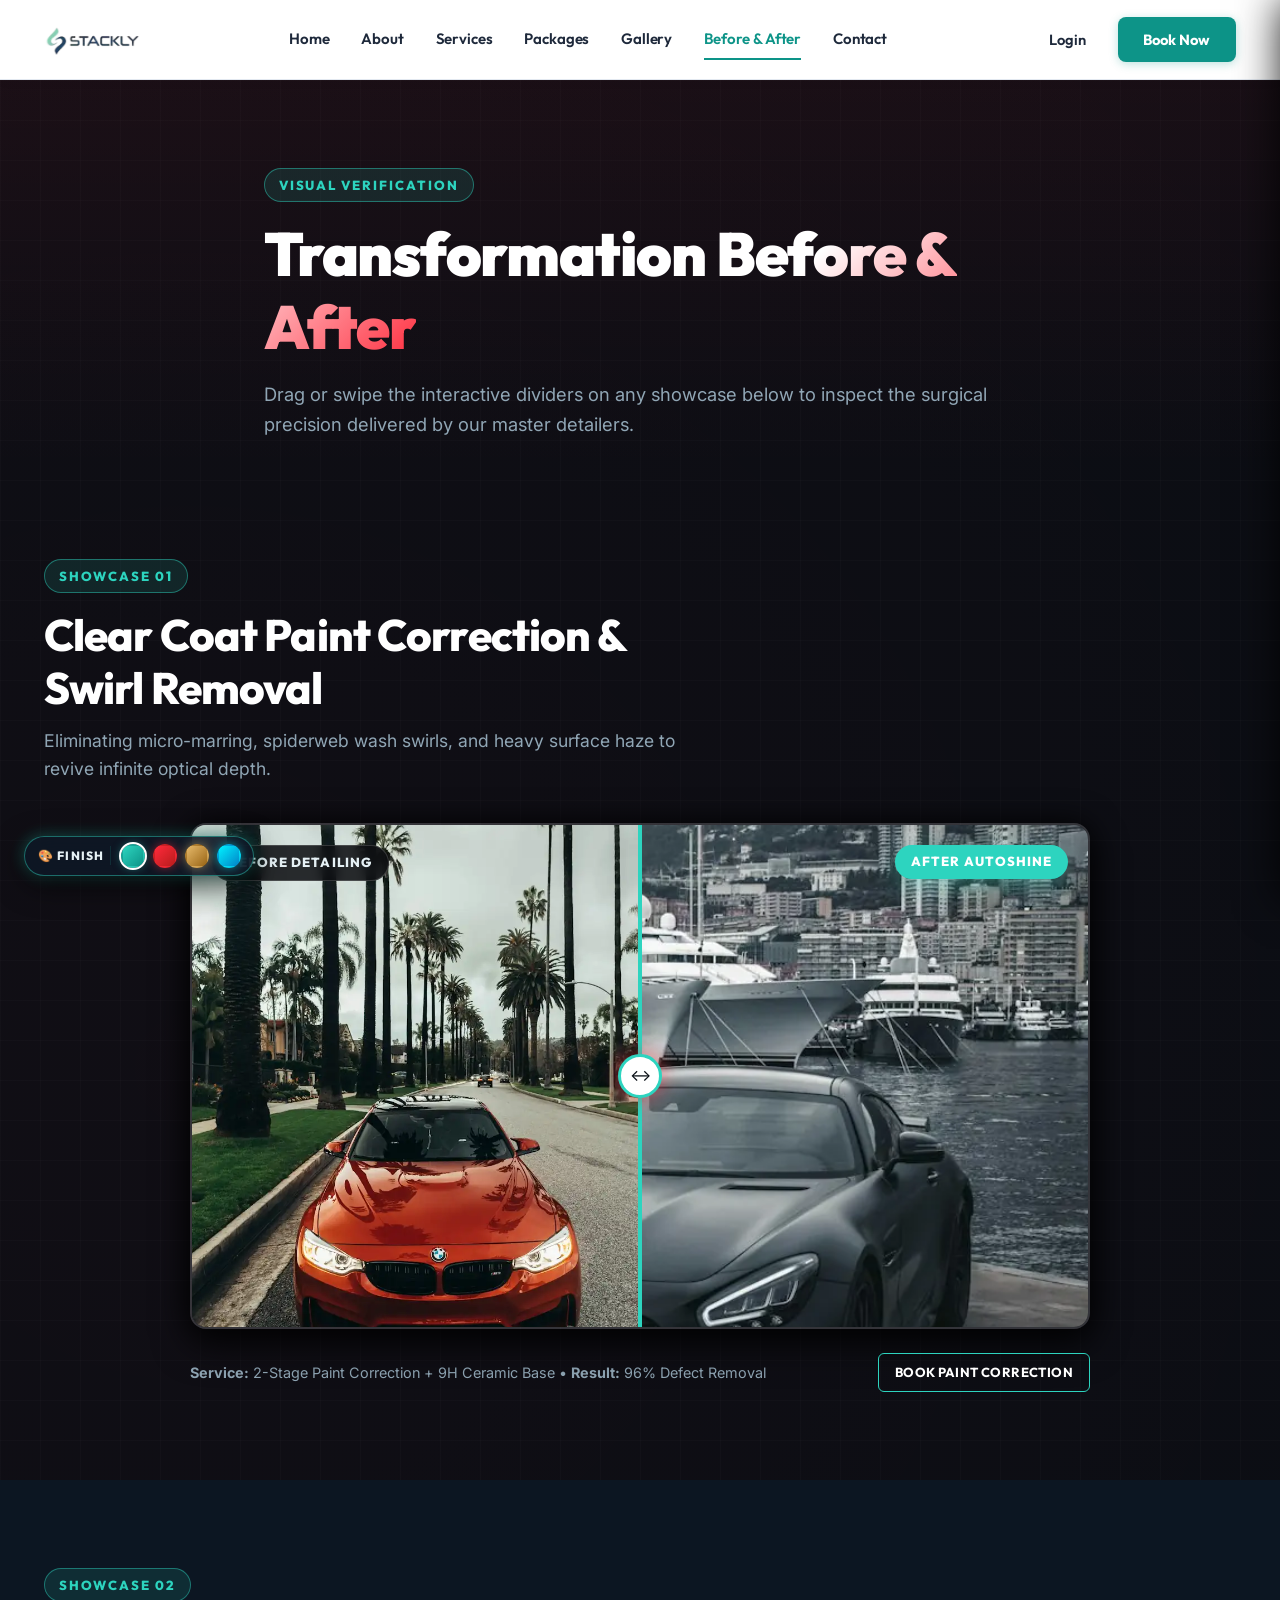
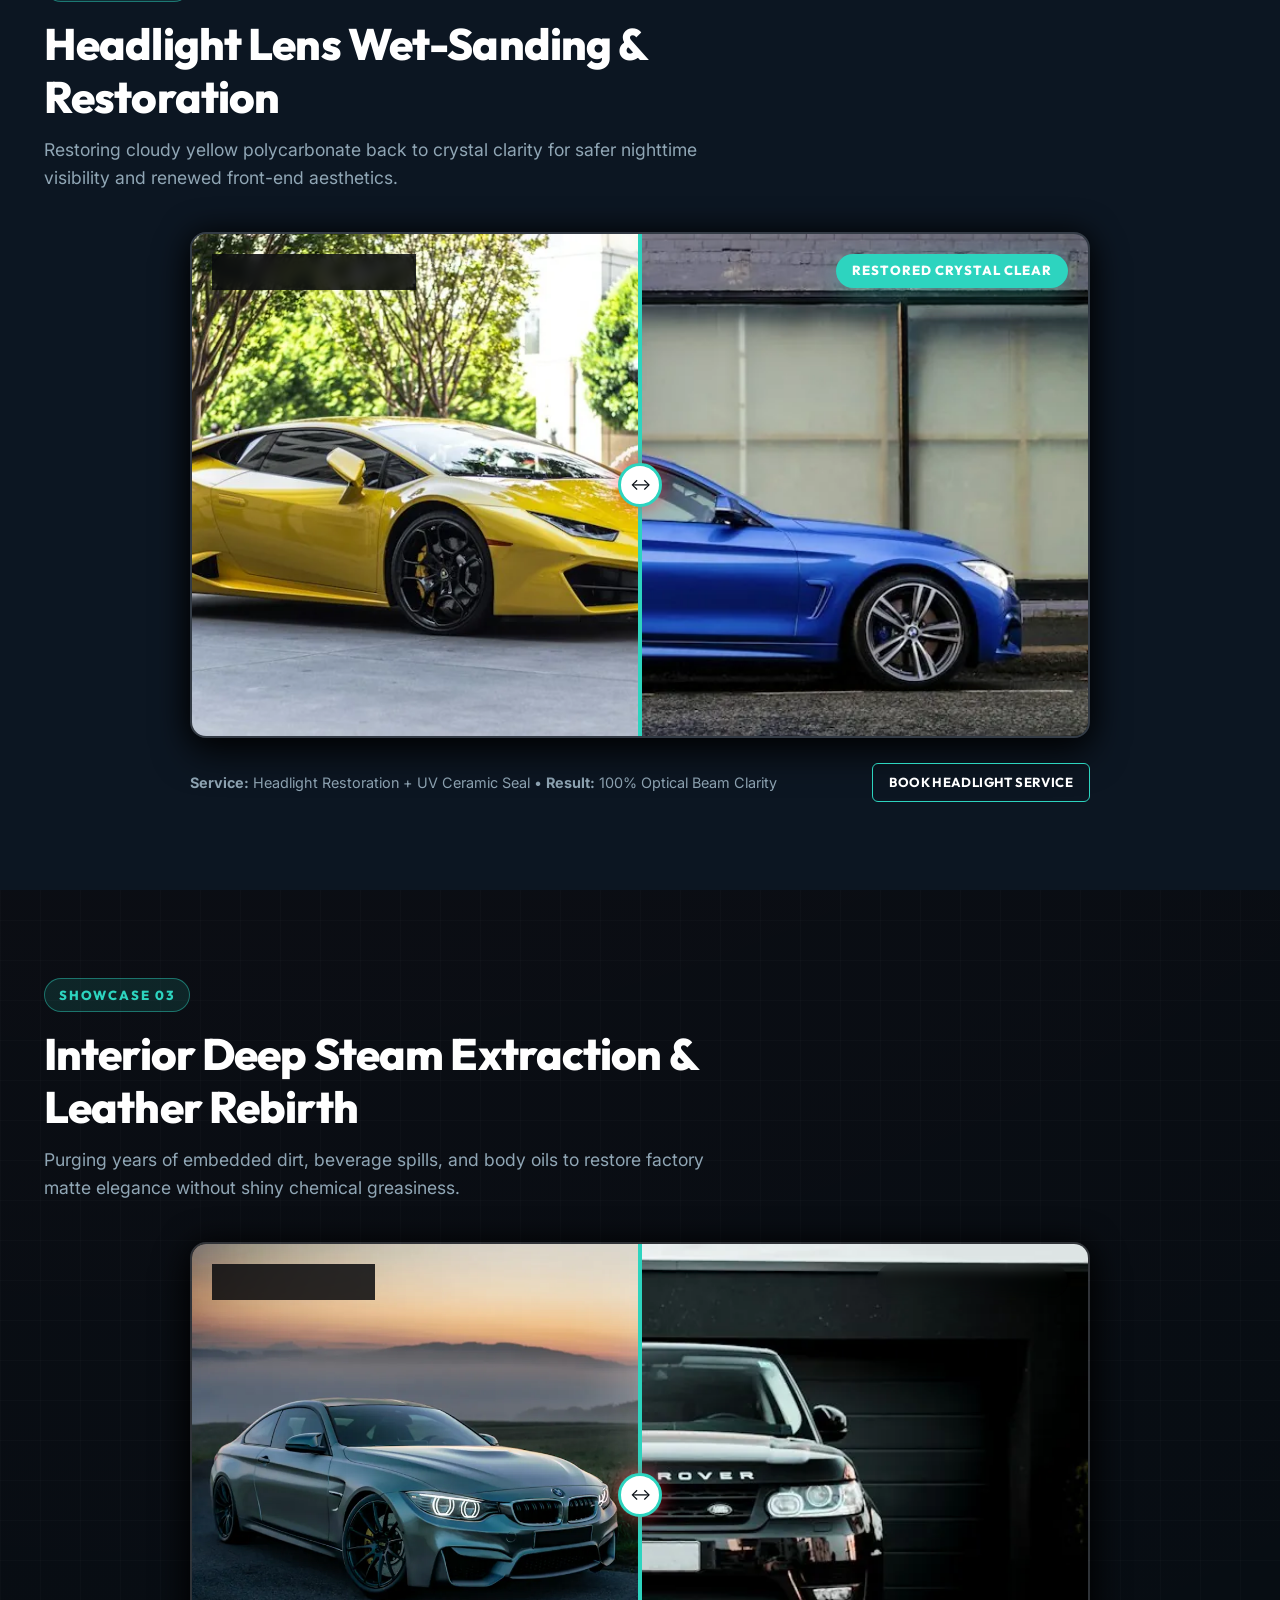
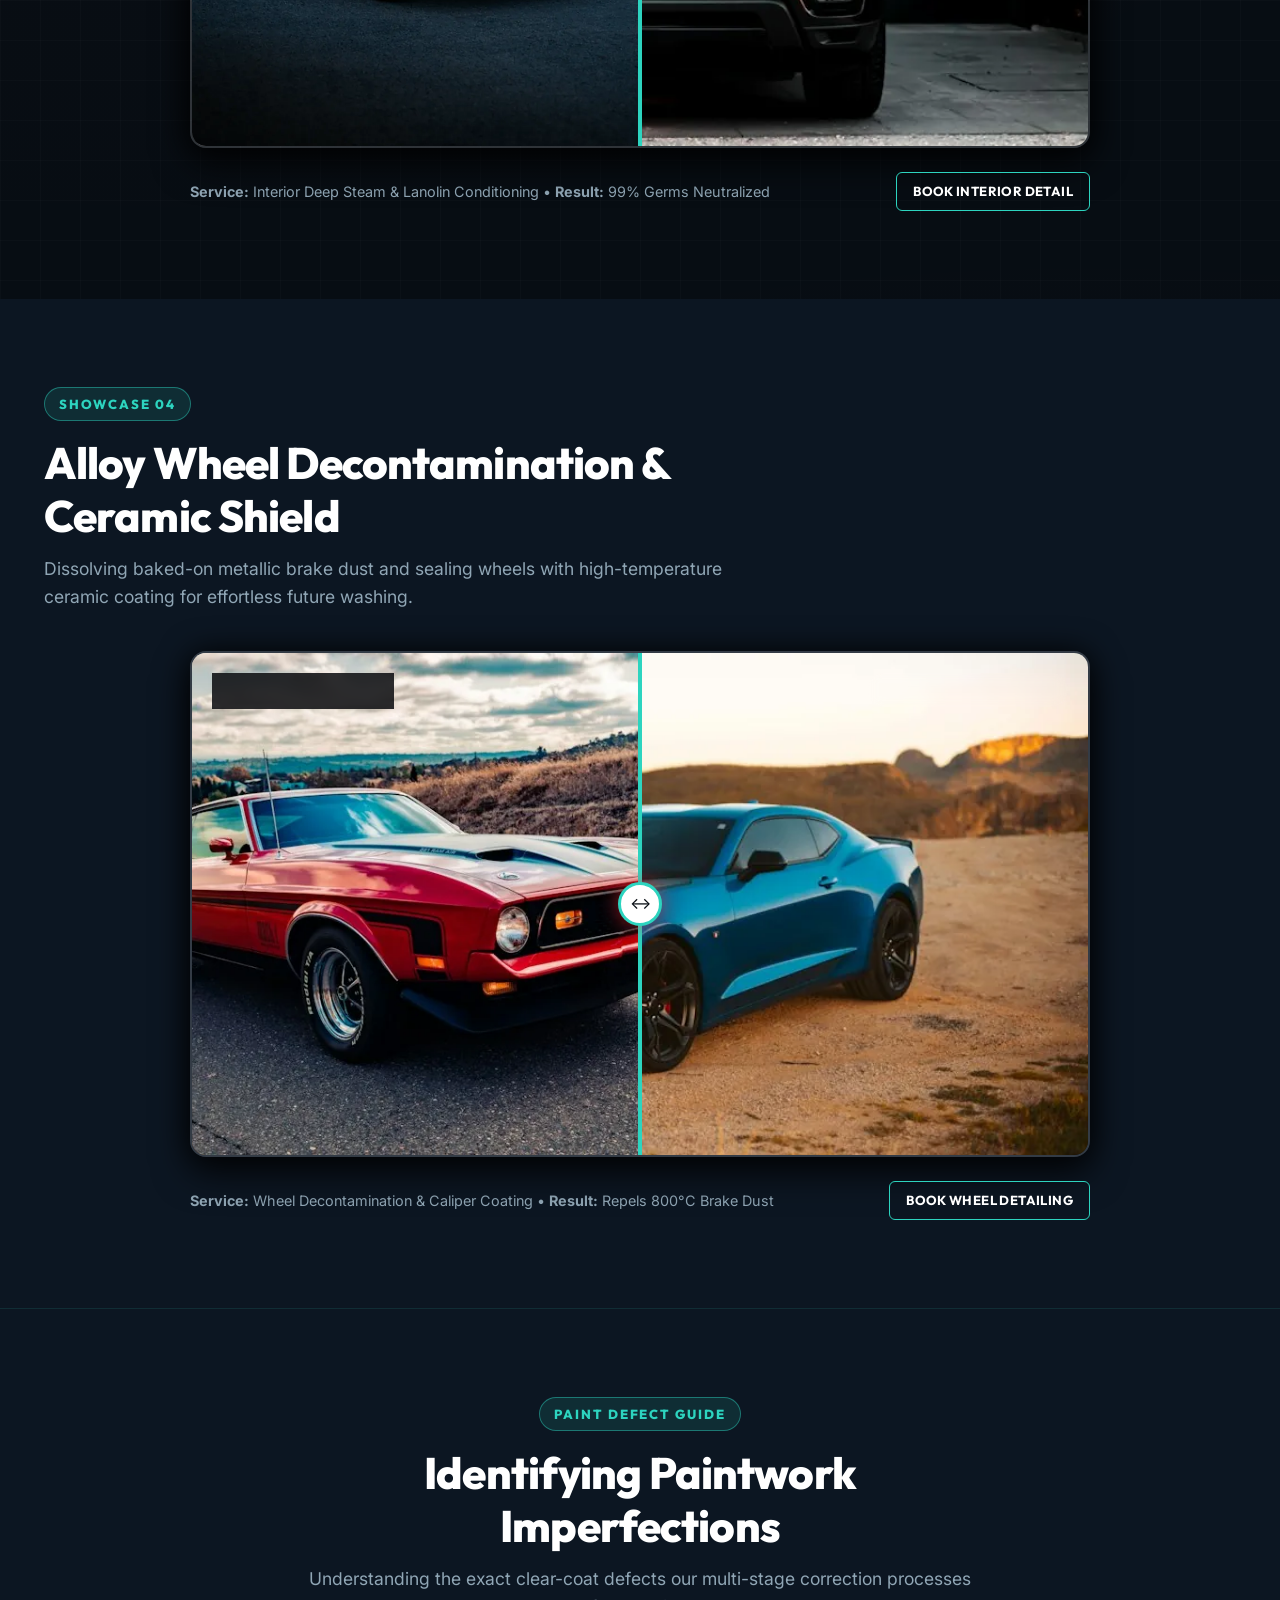
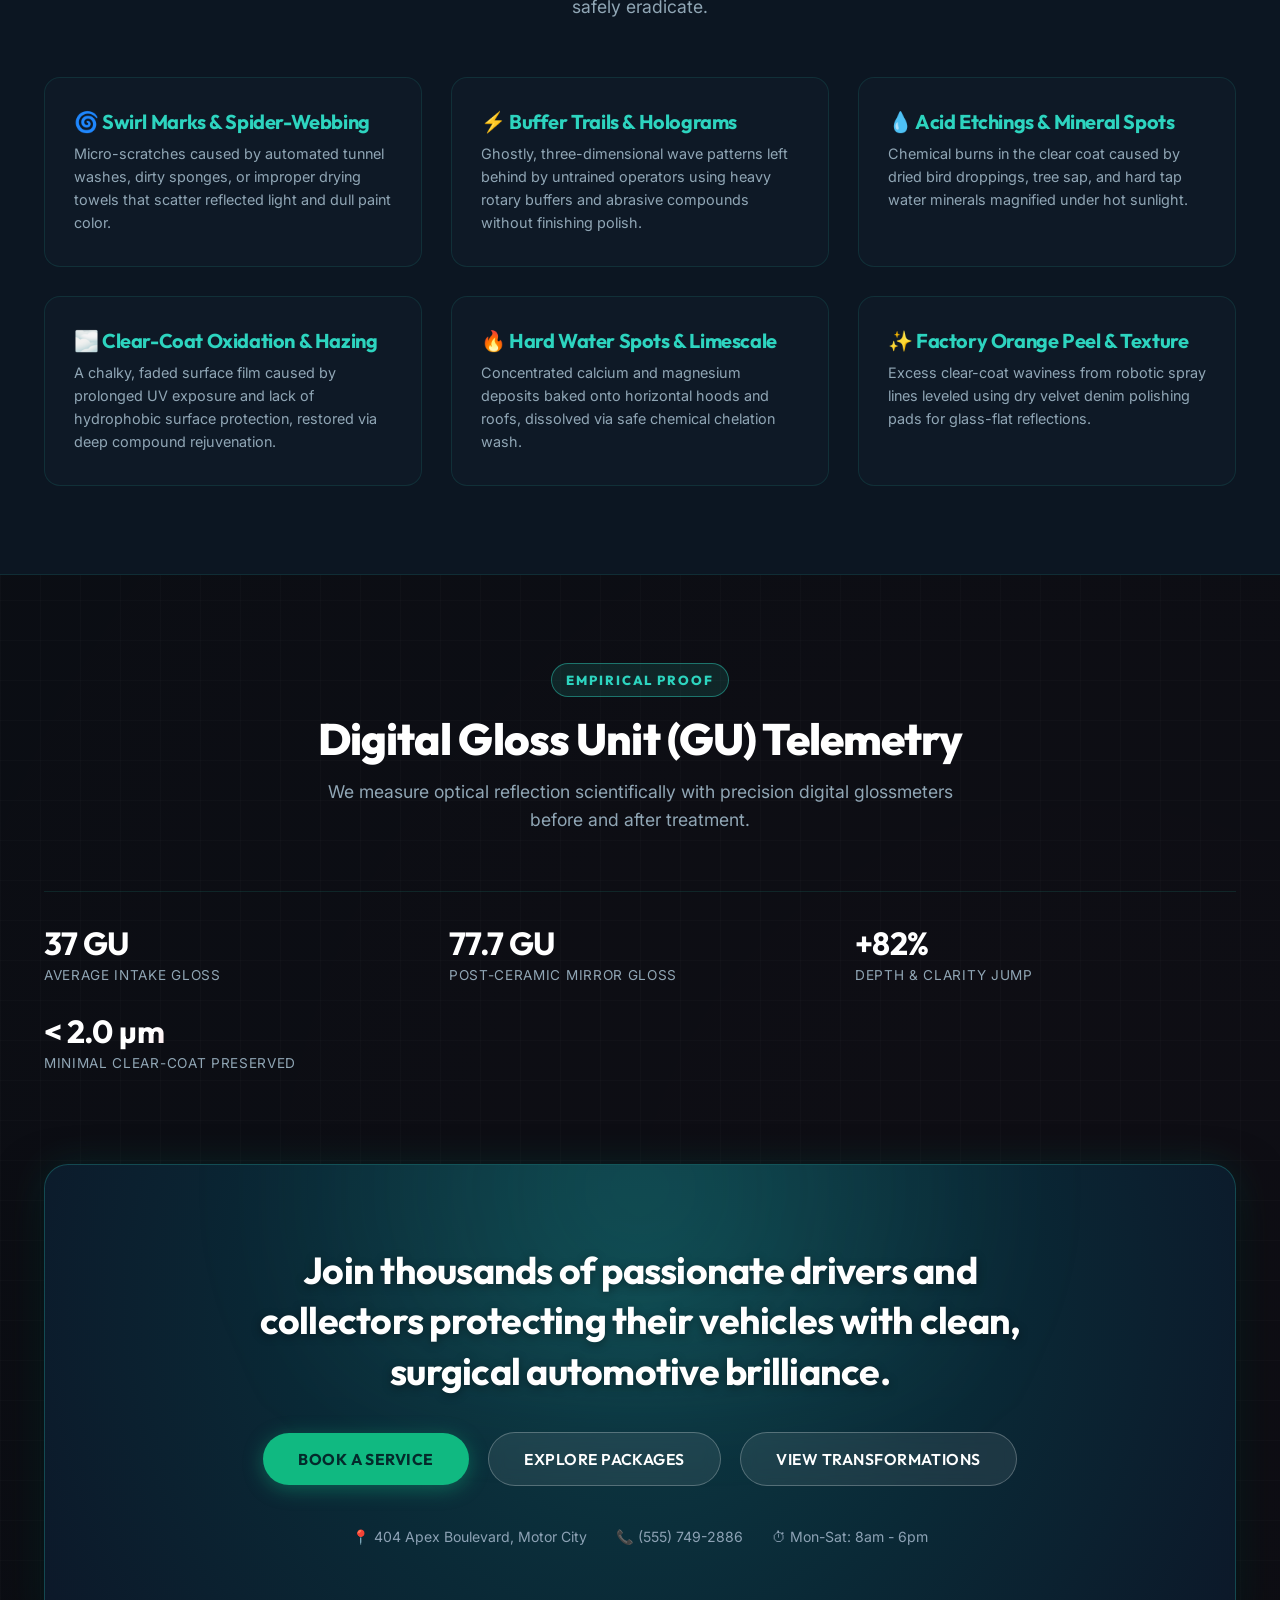
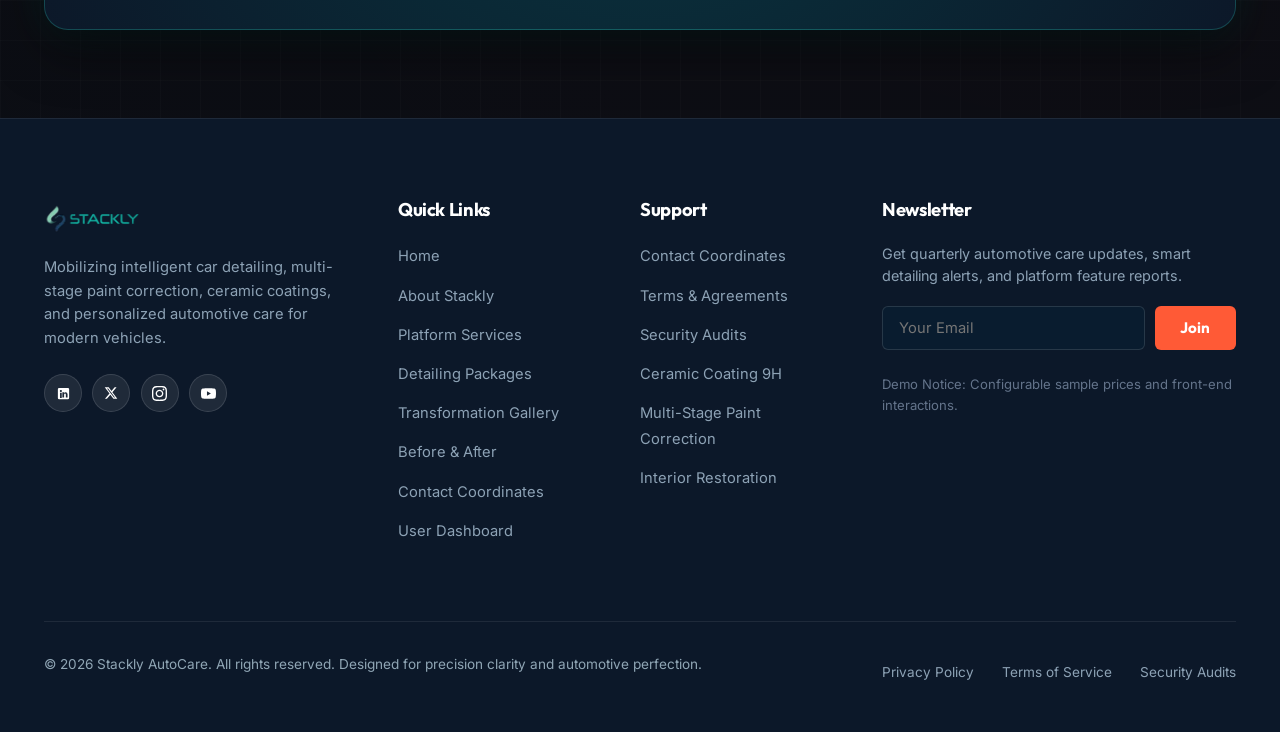
<file: before-after.html>
<!DOCTYPE html>
<html lang="en">
<head>
  <meta charset="UTF-8">
  <meta name="viewport" content="width=device-width, initial-scale=1.0">
  <title>Before & After Transformations — AutoShine Detailing</title>
  <meta name="description" content="Interactive before-and-after sliders demonstrating AutoShine's paint correction, headlight restoration, leather cleaning, and alloy wheel detailing.">
  <link rel="icon" type="image/svg+xml" href="assets/images/favicon.svg">
  <link rel="stylesheet" href="css/style.css">
</head>
<body class="has-navbar">

  <!-- Navigation Bar -->
  <header class="navbar">
    <div class="container navbar-container">
      <a href="index.html" class="brand-logo" aria-label="AutoShine Homepage">
        <img src="assets/images/logo-dark.webp" alt="Stackly Logo" width="144" height="40">
      </a>

      <nav class="nav-menu" aria-label="Main Navigation">
        <a href="index.html" class="nav-link">Home</a>
        <a href="about.html" class="nav-link">About</a>
        <a href="services.html" class="nav-link">Services</a>
        <a href="packages.html" class="nav-link">Packages</a>
        <a href="gallery.html" class="nav-link">Gallery</a>
        <a href="before-after.html" class="nav-link active">Before & After</a>
        <a href="contact.html" class="nav-link">Contact</a>
      </nav>

      <div class="nav-actions">
        <a href="login.html" class="btn-login-link">Login</a>
        <a href="booking.html" class="btn btn-primary btn-sm">Book Now</a>
        <button class="hamburger" aria-label="Toggle navigation menu" aria-expanded="false">
          <span></span>
          <span></span>
          <span></span>
        </button>
      </div>
    </div>
  </header>

  <!-- Mobile Drawer -->
  <div class="mobile-drawer-overlay"></div>
  <aside class="mobile-drawer" aria-label="Mobile Navigation Drawer">
    <div class="mobile-drawer-header">
      <a href="index.html" class="brand-logo" aria-label="AutoShine Homepage">
        <img src="assets/images/logo-footer.webp" alt="Stackly Logo" width="130" height="34">
      </a>
      <button class="mobile-drawer-close" aria-label="Close navigation menu">✕</button>
    </div>
    <div class="mobile-drawer-links">
      <a href="index.html" class="nav-link">Home <span>→</span></a>
      <a href="about.html" class="nav-link">About Us <span>→</span></a>
      <a href="services.html" class="nav-link">Services <span>→</span></a>
      <a href="packages.html" class="nav-link">Packages & Pricing <span>→</span></a>
      <a href="gallery.html" class="nav-link">Gallery <span>→</span></a>
      <a href="before-after.html" class="nav-link active">Before & After <span>→</span></a>
      <a href="contact.html" class="nav-link">Locations & Contact <span>→</span></a>
      <a href="login.html" class="nav-link">Account Login <span>→</span></a>
    </div>
    <div class="mobile-drawer-footer">
      <a href="booking.html" class="btn btn-primary btn-block">Book an Appointment</a>
      <div class="mobile-drawer-contact">
        <p class="drawer-contact-item">
          <span>📍</span> 404 Apex Blvd, Motor City
        </p>
        <p class="drawer-contact-item">
          <span>📞</span> <a href="tel:5557492886">(555) 749-2886</a>
        </p>
        <p class="drawer-contact-item">
          <span>✉️</span> <a href="mailto:concierge@autoshine-demo.com">concierge@autoshine-demo.com</a>
        </p>
      </div>
    </div>
  </aside>

  <main>
    <!-- Header -->
    <section class="section-padding" style="background: linear-gradient(180deg, rgba(255,42,59,0.06) 0%, transparent 100%); padding-bottom: 2rem;">
      <div class="container text-center" style="max-width: 800px; margin: 0 auto;">
        <span class="section-tag">Visual Verification</span>
        <h1>Transformation <span class="text-gradient">Before & After</span></h1>
        <p style="font-size: 1.15rem; margin-top: 1rem;">
          Drag or swipe the interactive dividers on any showcase below to inspect the surgical precision delivered by our master detailers.
        </p>
      </div>
    </section>

    <!-- Showcase 1: Multi-Stage Paint Correction -->
    <section class="section-padding">
      <div class="container">
        <div class="section-header text-left">
          <span class="section-tag">Showcase 01</span>
          <h2>Clear Coat Paint Correction & Swirl Removal</h2>
          <p>Eliminating micro-marring, spiderweb wash swirls, and heavy surface haze to revive infinite optical depth.</p>
        </div>

        <div class="ba-container">
          <div class="ba-image ba-after">
            <img src="assets/images/ba-paint-after.webp" alt="After: Deep gloss mirror reflection" loading="lazy">
            <span class="ba-label label-after">After AutoShine</span>
          </div>
          <div class="ba-image ba-before">
            <img src="assets/images/ba-paint-before.webp" alt="Before: Swirled and scratched paint" loading="lazy">
            <span class="ba-label label-before">Before Detailing</span>
          </div>
          <div class="ba-handle">
            <div class="ba-handle-button">↔</div>
          </div>
        </div>

        <div style="display: flex; justify-content: space-between; align-items: center; max-width: 900px; margin: 1.5rem auto 0 auto; flex-wrap: wrap; gap: 1rem;">
          <div style="font-size: 0.9rem; color: var(--silver-mid);">
            <strong>Service:</strong> 2-Stage Paint Correction + 9H Ceramic Base • <strong>Result:</strong> 96% Defect Removal
          </div>
          <a href="booking.html?service=correction" class="btn btn-outline-red btn-sm">Book Paint Correction</a>
        </div>
      </div>
    </section>

    <!-- Showcase 2: Headlight Lens Optical Clarity -->
    <section class="section-padding" style="background: var(--bg-secondary);">
      <div class="container">
        <div class="section-header text-left">
          <span class="section-tag">Showcase 02</span>
          <h2>Headlight Lens Wet-Sanding & Restoration</h2>
          <p>Restoring cloudy yellow polycarbonate back to crystal clarity for safer nighttime visibility and renewed front-end aesthetics.</p>
        </div>

        <div class="ba-container">
          <div class="ba-image ba-after">
            <img src="assets/images/ba-headlight-after.webp" alt="After: Crystal clear headlight lens" loading="lazy">
            <span class="ba-label label-after">Restored Crystal Clear</span>
          </div>
          <div class="ba-image ba-before">
            <img src="assets/images/ba-headlight-before.webp" alt="Before: Oxidized yellow cloudy headlight" loading="lazy">
            <span class="ba-label label-before">Oxidized & Yellowed</span>
          </div>
          <div class="ba-handle">
            <div class="ba-handle-button">↔</div>
          </div>
        </div>

        <div style="display: flex; justify-content: space-between; align-items: center; max-width: 900px; margin: 1.5rem auto 0 auto; flex-wrap: wrap; gap: 1rem;">
          <div style="font-size: 0.9rem; color: var(--silver-mid);">
            <strong>Service:</strong> Headlight Restoration + UV Ceramic Seal • <strong>Result:</strong> 100% Optical Beam Clarity
          </div>
          <a href="booking.html?service=headlight" class="btn btn-outline-red btn-sm">Book Headlight Service</a>
        </div>
      </div>
    </section>

    <!-- Showcase 3: Interior Steam Extraction -->
    <section class="section-padding">
      <div class="container">
        <div class="section-header text-left">
          <span class="section-tag">Showcase 03</span>
          <h2>Interior Deep Steam Extraction & Leather Rebirth</h2>
          <p>Purging years of embedded dirt, beverage spills, and body oils to restore factory matte elegance without shiny chemical greasiness.</p>
        </div>

        <div class="ba-container">
          <div class="ba-image ba-after">
            <img src="assets/images/ba-interior-after.webp" alt="After: Clean matte leather cockpit" loading="lazy">
            <span class="ba-label label-after">Factory OEM Matte</span>
          </div>
          <div class="ba-image ba-before">
            <img src="assets/images/ba-interior-before.webp" alt="Before: Stained worn interior" loading="lazy">
            <span class="ba-label label-before">Stained & Worn</span>
          </div>
          <div class="ba-handle">
            <div class="ba-handle-button">↔</div>
          </div>
        </div>

        <div style="display: flex; justify-content: space-between; align-items: center; max-width: 900px; margin: 1.5rem auto 0 auto; flex-wrap: wrap; gap: 1rem;">
          <div style="font-size: 0.9rem; color: var(--silver-mid);">
            <strong>Service:</strong> Interior Deep Steam & Lanolin Conditioning • <strong>Result:</strong> 99% Germs Neutralized
          </div>
          <a href="booking.html?service=interior" class="btn btn-outline-red btn-sm">Book Interior Detail</a>
        </div>
      </div>
    </section>

    <!-- Showcase 4: Wheel & Caliper Detailing -->
    <section class="section-padding" style="background: var(--bg-secondary);">
      <div class="container">
        <div class="section-header text-left">
          <span class="section-tag">Showcase 04</span>
          <h2>Alloy Wheel Decontamination & Ceramic Shield</h2>
          <p>Dissolving baked-on metallic brake dust and sealing wheels with high-temperature ceramic coating for effortless future washing.</p>
        </div>

        <div class="ba-container">
          <div class="ba-image ba-after">
            <img src="assets/images/ba-wheel-after.webp" alt="After: Spotless ceramic coated alloy wheel" loading="lazy">
            <span class="ba-label label-after">Protected & Coated</span>
          </div>
          <div class="ba-image ba-before">
            <img src="assets/images/ba-wheel-before.webp" alt="Before: Caked road grime and brake dust" loading="lazy">
            <span class="ba-label label-before">Burnt Brake Dust</span>
          </div>
          <div class="ba-handle">
            <div class="ba-handle-button">↔</div>
          </div>
        </div>

        <div style="display: flex; justify-content: space-between; align-items: center; max-width: 900px; margin: 1.5rem auto 0 auto; flex-wrap: wrap; gap: 1rem;">
          <div style="font-size: 0.9rem; color: var(--silver-mid);">
            <strong>Service:</strong> Wheel Decontamination & Caliper Coating • <strong>Result:</strong> Repels 800°C Brake Dust
          </div>
          <a href="booking.html?service=wash" class="btn btn-outline-red btn-sm">Book Wheel Detailing</a>
        </div>
      </div>
    </section>

        <!-- New Section 1: Paint Defect Diagnostics -->
    <section class="section-padding" style="background: var(--bg-secondary); border-top: 1px solid var(--border-subtle); border-bottom: 1px solid var(--border-subtle);">
      <div class="container">
        <div class="section-header">
          <span class="section-tag">Paint Defect Guide</span>
          <h2>Identifying Paintwork Imperfections</h2>
          <p>Understanding the exact clear-coat defects our multi-stage correction processes safely eradicate.</p>
        </div>

        <div class="cert-grid">
          <div class="cert-card">
            <h4 style="color: var(--red-primary); margin-bottom: 0.5rem;">🌀 Swirl Marks & Spider-Webbing</h4>
            <p style="font-size: 0.9rem; color: var(--silver-mid);">Micro-scratches caused by automated tunnel washes, dirty sponges, or improper drying towels that scatter reflected light and dull paint color.</p>
          </div>

          <div class="cert-card">
            <h4 style="color: var(--red-primary); margin-bottom: 0.5rem;">⚡ Buffer Trails & Holograms</h4>
            <p style="font-size: 0.9rem; color: var(--silver-mid);">Ghostly, three-dimensional wave patterns left behind by untrained operators using heavy rotary buffers and abrasive compounds without finishing polish.</p>
          </div>

          <div class="cert-card">
            <h4 style="color: var(--red-primary); margin-bottom: 0.5rem;">💧 Acid Etchings & Mineral Spots</h4>
            <p style="font-size: 0.9rem; color: var(--silver-mid);">Chemical burns in the clear coat caused by dried bird droppings, tree sap, and hard tap water minerals magnified under hot sunlight.</p>
          </div>

          <div class="cert-card">
            <h4 style="color: var(--red-primary); margin-bottom: 0.5rem;">🌫️ Clear-Coat Oxidation & Hazing</h4>
            <p style="font-size: 0.9rem; color: var(--silver-mid);">A chalky, faded surface film caused by prolonged UV exposure and lack of hydrophobic surface protection, restored via deep compound rejuvenation.</p>
          </div>

          <div class="cert-card">
            <h4 style="color: var(--red-primary); margin-bottom: 0.5rem;">🔥 Hard Water Spots & Limescale</h4>
            <p style="font-size: 0.9rem; color: var(--silver-mid);">Concentrated calcium and magnesium deposits baked onto horizontal hoods and roofs, dissolved via safe chemical chelation wash.</p>
          </div>

          <div class="cert-card">
            <h4 style="color: var(--red-primary); margin-bottom: 0.5rem;">✨ Factory Orange Peel & Texture</h4>
            <p style="font-size: 0.9rem; color: var(--silver-mid);">Excess clear-coat waviness from robotic spray lines leveled using dry velvet denim polishing pads for glass-flat reflections.</p>
          </div>
        </div>
      </div>
    </section>

    <!-- New Section 2: Gloss Telemetry Results -->
    <section class="section-padding">
      <div class="container">
        <div class="section-header">
          <span class="section-tag">Empirical Proof</span>
          <h2>Digital Gloss Unit (GU) Telemetry</h2>
          <p>We measure optical reflection scientifically with precision digital glossmeters before and after treatment.</p>
        </div>

        <div class="hero-stats stats-4-col" style="margin-top: 1rem;">
          <div class="stat-item">
            <h3 class="text-gradient">48 GU</h3>
            <span>Average Intake Gloss</span>
          </div>
          <div class="stat-item">
            <h3 class="text-gradient">98.4 GU</h3>
            <span>Post-Ceramic Mirror Gloss</span>
          </div>
          <div class="stat-item">
            <h3 class="text-gradient">+105%</h3>
            <span>Depth & Clarity Jump</span>
          </div>
          <div class="stat-item">
            <h3 class="text-gradient">&lt; 2.5 µm</h3>
            <span>Minimal Clear-Coat Preserved</span>
          </div>
        </div>
      </div>
    </section>

    <!-- New Section 3: Signature Stackly CTA Banner -->
    <section class="section-padding" style="padding-top: 0;">
      <div class="container">
        <div class="cta-banner">
          <div class="cta-banner-content">
            <h2 class="cta-heading">Join thousands of passionate drivers and collectors protecting their vehicles with clean, surgical automotive brilliance.</h2>
            <div class="cta-buttons">
              <a href="booking.html" class="btn btn-mint-pill">Book a Service</a>
              <a href="packages.html" class="btn btn-glass-pill">Explore Packages</a>
              <a href="gallery.html" class="btn btn-glass-pill">View Transformations</a>
            </div>
            <div class="cta-contact-strip">
              <span>📍 404 Apex Boulevard, Motor City</span>
              <span>📞 (555) 749-2886</span>
              <span>⏱ Mon-Sat: 8am - 6pm</span>
            </div>
          </div>
        </div>
      </div>
    </section>
  </main>

  <!-- Site Footer -->
  <footer class="site-footer">
    <div class="container">
      <div class="footer-grid">
        <div class="footer-col">
          <a href="index.html" class="brand-logo" style="margin-bottom: 1.2rem;">
            <img src="assets/images/logo-footer.webp" alt="Stackly Logo" width="144" height="40">
          </a>
          <p>
            Mobilizing intelligent car detailing, multi-stage paint correction, ceramic coatings, and personalized automotive care for modern vehicles.
          </p>
          <div class="social-links" style="margin-top: 1.5rem;">
            <a href="404.html" class="social-btn" aria-label="LinkedIn">
              <svg width="15" height="15" viewBox="0 0 24 24" fill="currentColor"><path d="M19 3a2 2 0 0 1 2 2v14a2 2 0 0 1-2 2H5a2 2 0 0 1-2-2V5a2 2 0 0 1 2-2h14m-.5 15.5v-5.3a3.26 3.26 0 0 0-3.26-3.26c-.85 0-1.84.52-2.28 1.3v-1.11h-2.79v8.37h2.79v-4.93c0-.77.62-1.4 1.39-1.4a1.4 1.4 0 0 1 1.4 1.4v4.93h2.75M6.46 10.9v8.37H9.2V10.9H6.46M7.83 6.25c-.9 0-1.62.72-1.62 1.62s.72 1.63 1.62 1.63 1.63-.73 1.63-1.63c0-.9-.73-1.62-1.63-1.62Z"/></svg>
            </a>
            <a href="404.html" class="social-btn" aria-label="X (Twitter)">
              <svg width="14" height="14" viewBox="0 0 24 24" fill="currentColor"><path d="M18.244 2.25h3.308l-7.227 8.26 8.502 11.24H16.17l-5.214-6.817L4.99 21.75H1.68l7.73-8.835L1.254 2.25H8.08l4.713 6.231zm-1.161 17.52h1.833L7.084 4.126H5.117z"/></svg>
            </a>
            <a href="404.html" class="social-btn" aria-label="Instagram">
              <svg width="15" height="15" viewBox="0 0 24 24" fill="currentColor"><path d="M12 2.163c3.204 0 3.584.012 4.85.07 3.252.148 4.771 1.691 4.919 4.919.058 1.265.069 1.645.069 4.849 0 3.205-.012 3.584-.069 4.849-.149 3.225-1.664 4.771-4.919 4.919-1.266.058-1.644.07-4.85.07-3.204 0-3.584-.012-4.849-.07-3.26-.149-4.771-1.699-4.919-4.92-.058-1.265-.07-1.644-.07-4.849 0-3.204.013-3.583.07-4.849.149-3.227 1.664-4.771 4.919-4.919 1.266-.057 1.645-.069 4.849-.069zm0-2.163c-3.259 0-3.667.014-4.947.072-4.358.2-6.78 2.618-6.98 6.98-.059 1.281-.073 1.689-.073 4.948 0 3.259.014 3.668.072 4.948.2 4.358 2.618 6.78 6.98 6.98 1.281.058 1.689.072 4.948.072 3.259 0 3.668-.014 4.948-.072 4.354-.2 6.782-2.618 6.979-6.98.059-1.28.073-1.689.073-4.948 0-3.259-.014-3.667-.072-4.947-.196-4.354-2.617-6.78-6.979-6.98-1.281-.059-1.69-.073-4.949-.073zm0 5.838c-3.403 0-6.162 2.759-6.162 6.162s2.759 6.163 6.162 6.163 6.162-2.759 6.162-6.163c0-3.403-2.759-6.162-6.162-6.162zm0 10.162c-2.209 0-4-1.79-4-4 0-2.209 1.791-4 4-4s4 1.791 4 4c0 2.21-1.791 4-4 4zm6.406-11.845c-.796 0-1.441.645-1.441 1.44s.645 1.44 1.441 1.44c.795 0 1.439-.645 1.439-1.44s-.644-1.44-1.439-1.44z"/></svg>
            </a>
            <a href="404.html" class="social-btn" aria-label="YouTube">
              <svg width="15" height="15" viewBox="0 0 24 24" fill="currentColor"><path d="M23.498 6.186a3.016 3.016 0 0 0-2.122-2.136C19.505 3.545 12 3.545 12 3.545s-7.505 0-9.377.505A3.017 3.017 0 0 0 .502 6.186C0 8.07 0 12 0 12s0 3.93.502 5.814a3.016 3.016 0 0 0 2.122 2.136c1.871.505 9.376.505 9.376.505s7.505 0 9.377-.505a3.015 3.015 0 0 0 2.122-2.136C24 15.93 24 12 24 12s0-3.93-.502-5.814zM9.545 15.568V8.432L15.818 12l-6.273 3.568z"/></svg>
            </a>
          </div>
        </div>

        <div class="footer-col">
          <h4>Quick Links</h4>
          <ul class="footer-links">
            <li><a href="index.html">Home</a></li>
            <li><a href="about.html">About Stackly</a></li>
            <li><a href="services.html">Platform Services</a></li>
            <li><a href="packages.html">Detailing Packages</a></li>
            <li><a href="gallery.html">Transformation Gallery</a></li>
            <li><a href="before-after.html">Before & After</a></li>
            <li><a href="contact.html">Contact Coordinates</a></li>
            <li><a href="user-dashboard.html">User Dashboard</a></li>
          </ul>
        </div>

        <div class="footer-col">
          <h4>Support</h4>
          <ul class="footer-links">
            <li><a href="contact.html">Contact Coordinates</a></li>
            <li><a href="404.html">Terms & Agreements</a></li>
            <li><a href="404.html">Security Audits</a></li>
            <li><a href="service-details.html">Ceramic Coating 9H</a></li>
            <li><a href="service-details.html">Multi-Stage Paint Correction</a></li>
            <li><a href="services.html">Interior Restoration</a></li>
          </ul>
        </div>

        <div class="footer-col footer-newsletter">
          <h4>Newsletter</h4>
          <p>Get quarterly automotive care updates, smart detailing alerts, and platform feature reports.</p>
          <form class="newsletter-form">
            <input type="email" placeholder="Your Email" required aria-label="Email for newsletter">
            <button type="submit">Join</button>
          </form>
          <div style="margin-top: 1.5rem; font-size: 0.82rem; color: #64748b;">
            Demo Notice: Configurable sample prices and front-end interactions.
          </div>
        </div>
      </div>

      <div class="footer-bottom">
        <p>© 2026 Stackly AutoCare. All rights reserved. Designed for precision clarity and automotive perfection.</p>
        <div>
          <a href="404.html" style="margin-right: 1.5rem;">Privacy Policy</a>
          <a href="404.html" style="margin-right: 1.5rem;">Terms of Service</a>
          <a href="404.html">Security Audits</a>
        </div>
      </div>
    </div>
  </footer>

  <script src="js/script.js"></script>
</body>
</html>
</file>
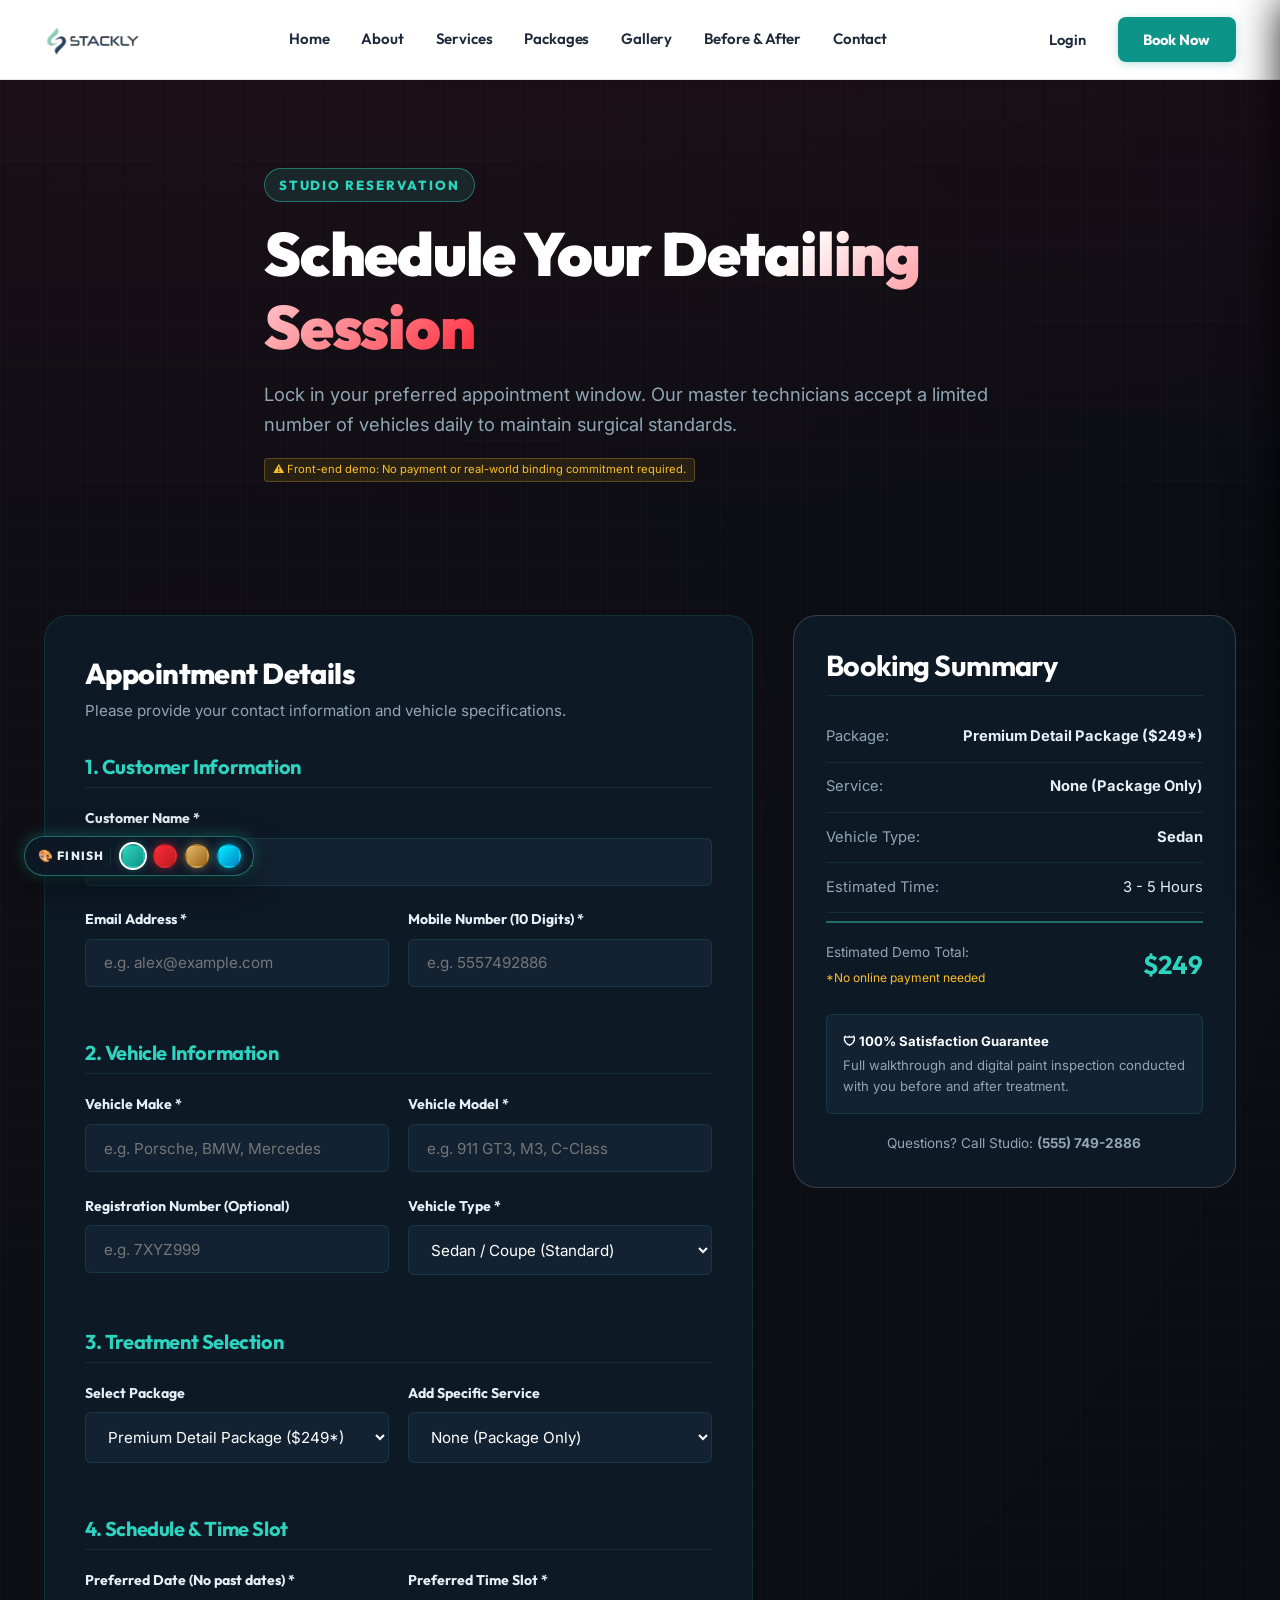
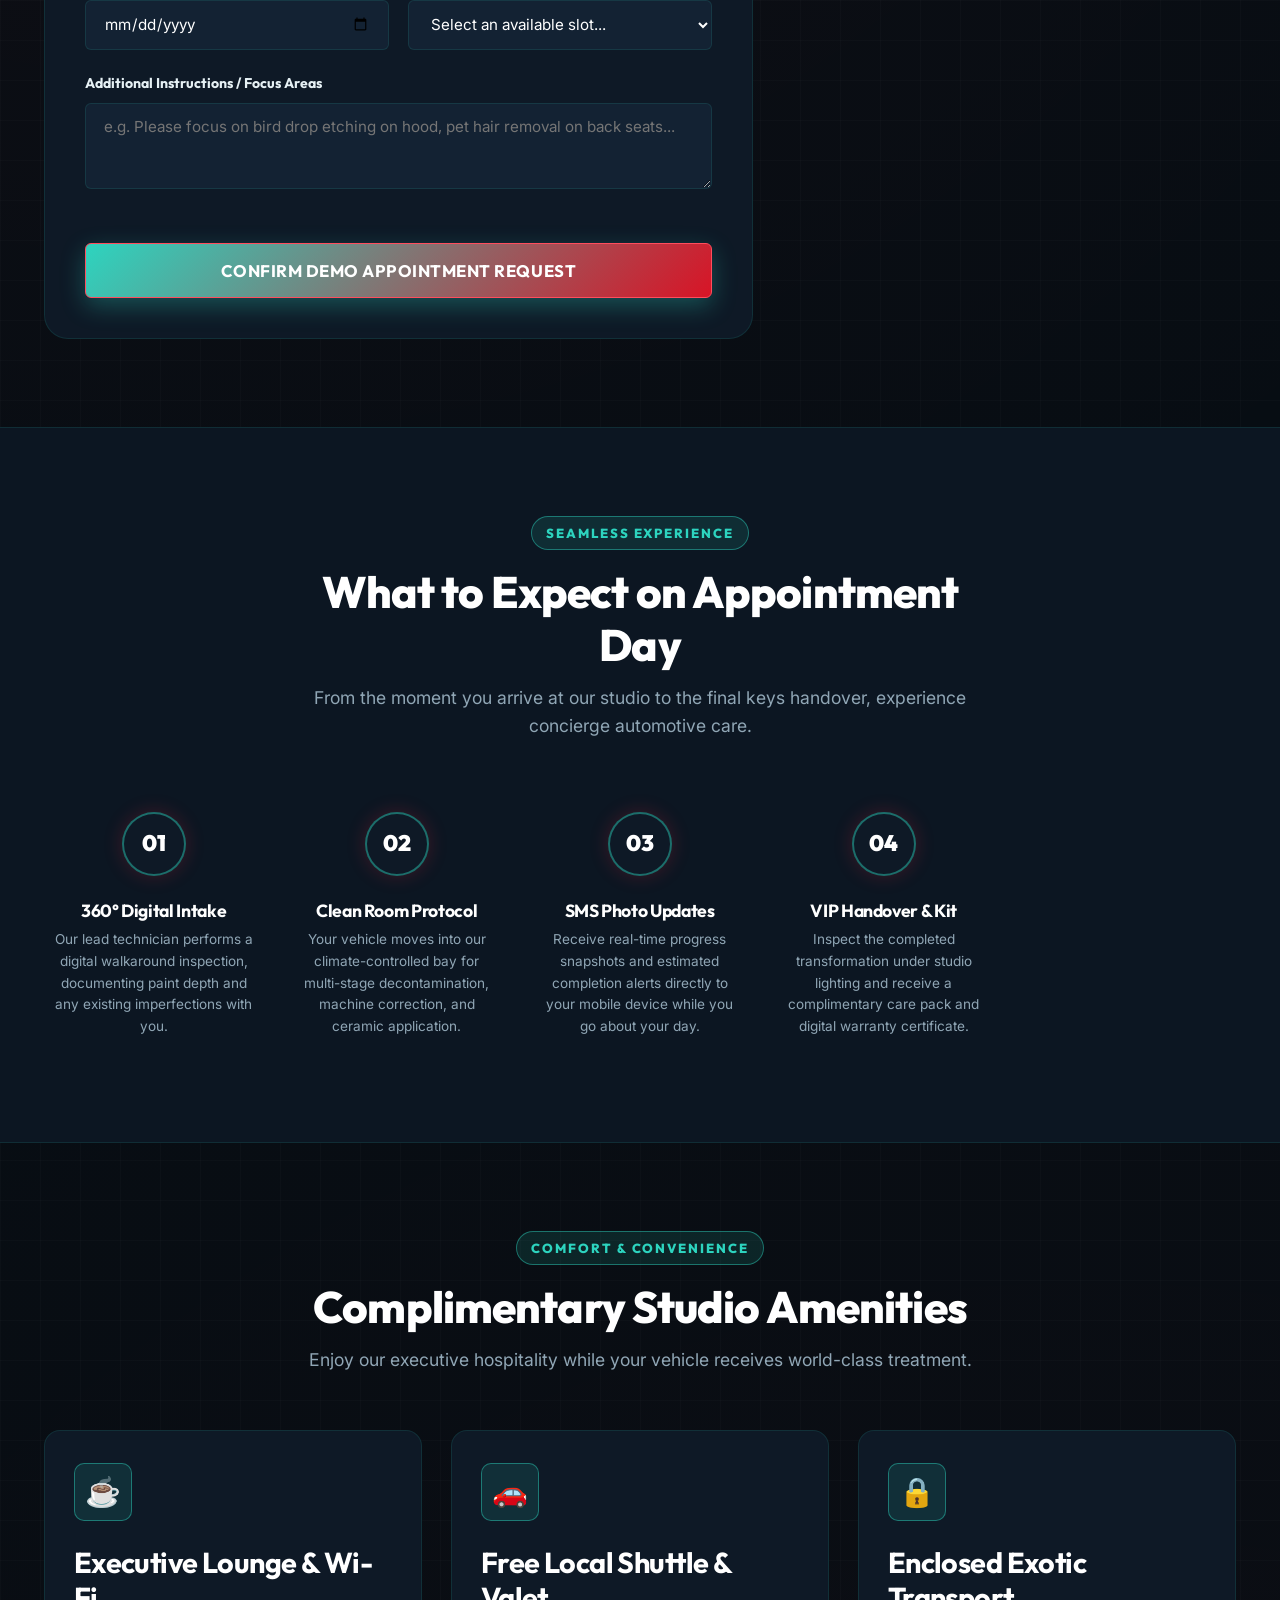
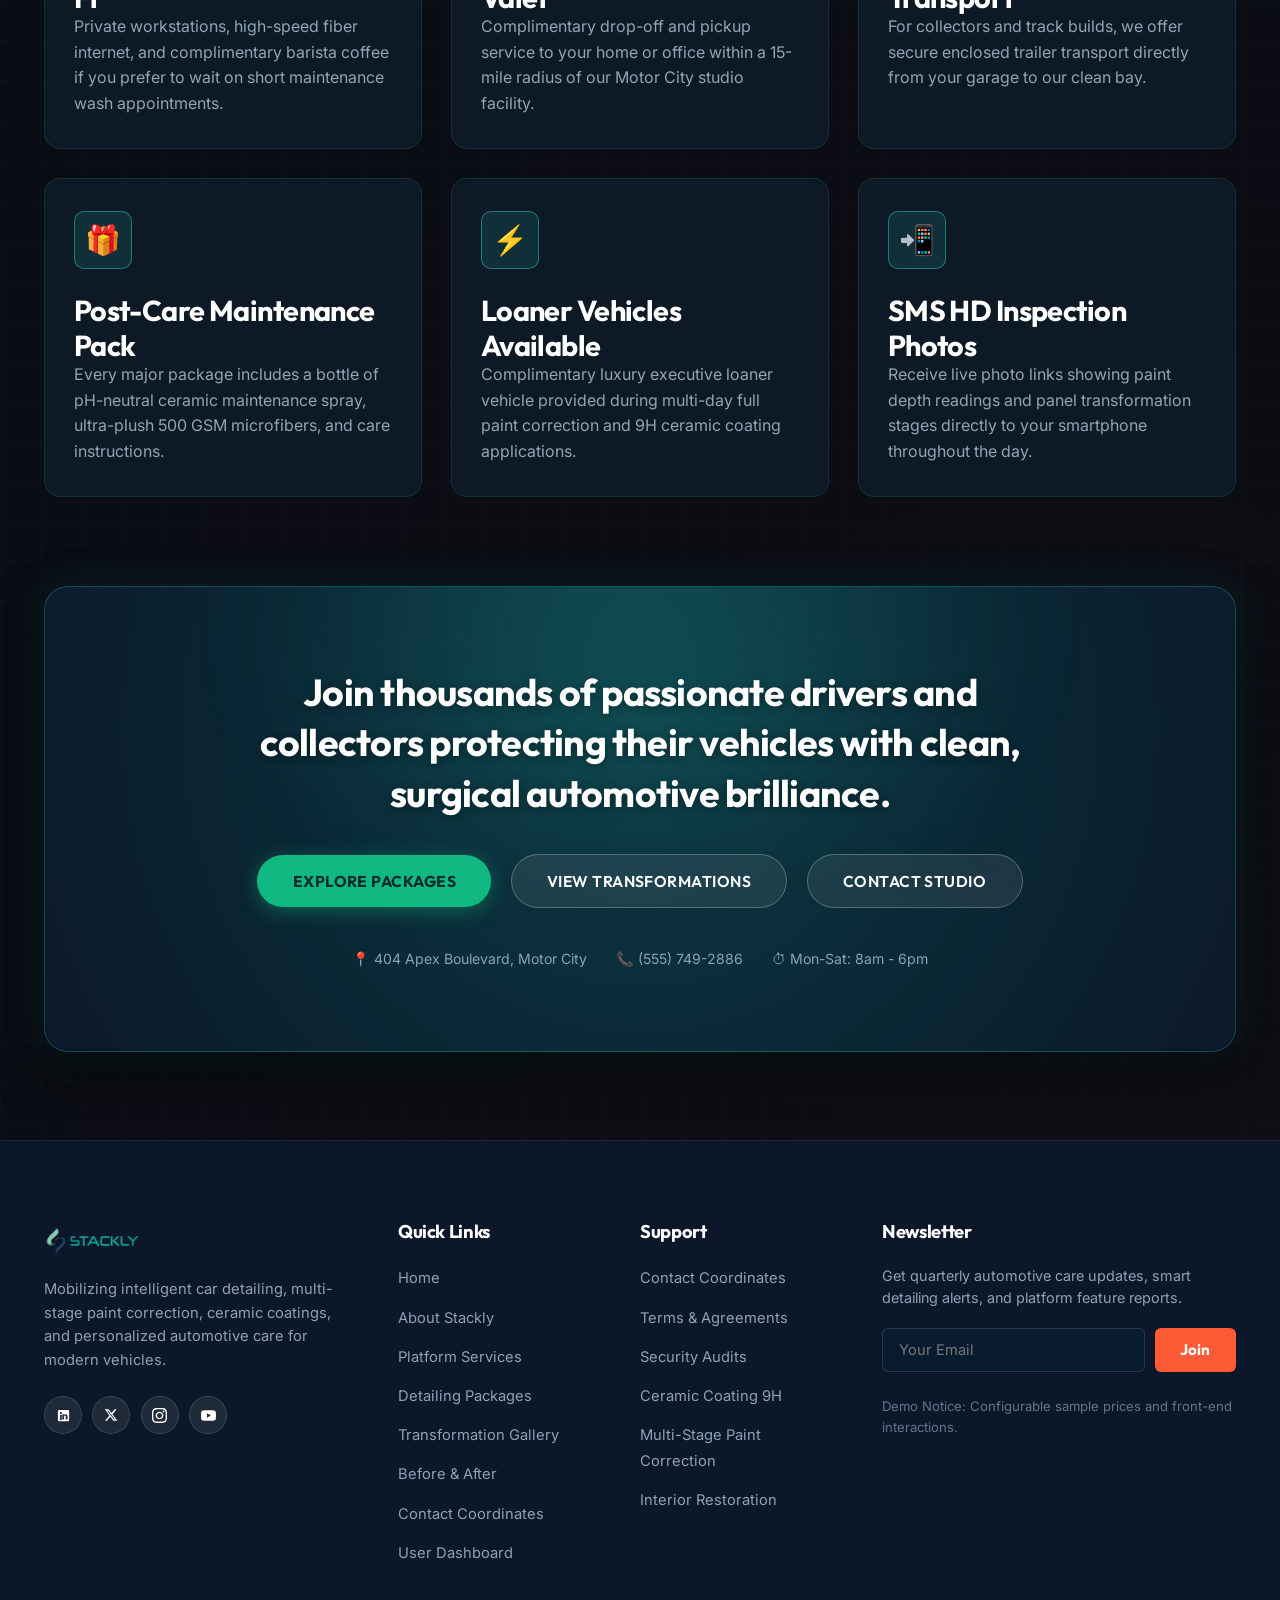
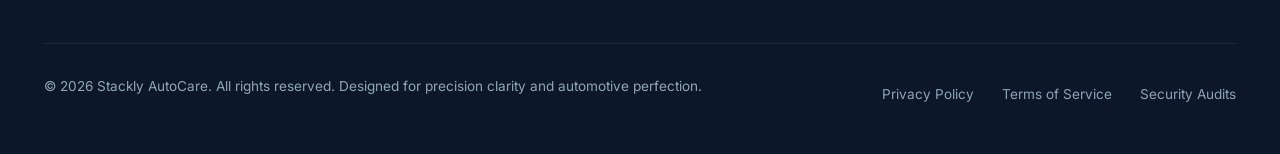
<file: booking.html>
<!DOCTYPE html>
<html lang="en">
<head>
  <meta charset="UTF-8">
  <meta name="viewport" content="width=device-width, initial-scale=1.0">
  <title>Book an Appointment — AutoShine Detailing Studio</title>
  <meta name="description" content="Schedule your precision detailing appointment at AutoShine. Select your preferred date, time slot, vehicle type, and customized service package.">
  <link rel="icon" type="image/svg+xml" href="assets/images/favicon.svg">
  <link rel="stylesheet" href="css/style.css">
</head>
<body class="has-navbar">

  <!-- Navigation Bar -->
  <header class="navbar">
    <div class="container navbar-container">
      <a href="index.html" class="brand-logo" aria-label="AutoShine Homepage">
        <img src="assets/images/logo-dark.webp" alt="Stackly Logo" width="144" height="40">
      </a>

      <nav class="nav-menu" aria-label="Main Navigation">
        <a href="index.html" class="nav-link">Home</a>
        <a href="about.html" class="nav-link">About</a>
        <a href="services.html" class="nav-link">Services</a>
        <a href="packages.html" class="nav-link">Packages</a>
        <a href="gallery.html" class="nav-link">Gallery</a>
        <a href="before-after.html" class="nav-link">Before & After</a>
        <a href="contact.html" class="nav-link">Contact</a>
      </nav>

      <div class="nav-actions">
        <a href="login.html" class="btn-login-link">Login</a>
        <a href="booking.html" class="btn btn-primary btn-sm">Book Now</a>
        <button class="hamburger" aria-label="Toggle navigation menu" aria-expanded="false">
          <span></span>
          <span></span>
          <span></span>
        </button>
      </div>
    </div>
  </header>

  <!-- Mobile Drawer -->
  <div class="mobile-drawer-overlay"></div>
  <aside class="mobile-drawer" aria-label="Mobile Navigation Drawer">
    <div class="mobile-drawer-header">
      <a href="index.html" class="brand-logo" aria-label="AutoShine Homepage">
        <img src="assets/images/logo-footer.webp" alt="Stackly Logo" width="130" height="34">
      </a>
      <button class="mobile-drawer-close" aria-label="Close navigation menu">✕</button>
    </div>
    <div class="mobile-drawer-links">
      <a href="index.html" class="nav-link">Home <span>→</span></a>
      <a href="about.html" class="nav-link">About Us <span>→</span></a>
      <a href="services.html" class="nav-link">Services <span>→</span></a>
      <a href="packages.html" class="nav-link">Packages & Pricing <span>→</span></a>
      <a href="gallery.html" class="nav-link">Gallery <span>→</span></a>
      <a href="before-after.html" class="nav-link">Before & After <span>→</span></a>
      <a href="contact.html" class="nav-link">Locations & Contact <span>→</span></a>
      <a href="login.html" class="nav-link">Account Login <span>→</span></a>
    </div>
    <div class="mobile-drawer-footer">
      <a href="booking.html" class="btn btn-primary btn-block">Book an Appointment</a>
      <div class="mobile-drawer-contact">
        <p class="drawer-contact-item">
          <span>📍</span> 404 Apex Blvd, Motor City
        </p>
        <p class="drawer-contact-item">
          <span>📞</span> <a href="tel:5557492886">(555) 749-2886</a>
        </p>
        <p class="drawer-contact-item">
          <span>✉️</span> <a href="mailto:concierge@autoshine-demo.com">concierge@autoshine-demo.com</a>
        </p>
      </div>
    </div>
  </aside>

  <main>
    <!-- Header -->
    <section class="section-padding" style="background: linear-gradient(180deg, rgba(255,42,59,0.06) 0%, transparent 100%); padding-bottom: 2rem;">
      <div class="container text-center" style="max-width: 800px; margin: 0 auto;">
        <span class="section-tag">Studio Reservation</span>
        <h1>Schedule Your <span class="text-gradient">Detailing Session</span></h1>
        <p style="font-size: 1.15rem; margin-top: 1rem;">
          Lock in your preferred appointment window. Our master technicians accept a limited number of vehicles daily to maintain surgical standards.
        </p>
        <div style="margin-top: 0.8rem;">
          <span class="demo-pricing-tag">⚠️ Front-end demo: No payment or real-world binding commitment required.</span>
        </div>
      </div>
    </section>

    <!-- Booking Layout -->
    <section class="section-padding">
      <div class="container">
        <div class="booking-layout">
          
          <!-- Booking Form -->
          <div class="booking-form-card">
            <h2 style="font-size: 1.8rem; margin-bottom: 0.5rem;">Appointment Details</h2>
            <p style="margin-bottom: 2rem; font-size: 0.95rem;">Please provide your contact information and vehicle specifications.</p>

            <form id="appointmentBookingForm" novalidate>
              
              <!-- Personal Details -->
              <h4 style="margin-bottom: 1.2rem; color: var(--red-primary); border-bottom: 1px solid var(--border-subtle); padding-bottom: 0.5rem;">
                1. Customer Information
              </h4>

              <div class="form-group">
                <label for="customerName" class="form-label">Customer Name *</label>
                <input type="text" id="customerName" class="form-control" placeholder="e.g. Alexander Vance" required>
                <div id="nameError" class="form-error"></div>
              </div>

              <div class="form-row">
                <div class="form-group">
                  <label for="customerEmail" class="form-label">Email Address *</label>
                  <input type="email" id="customerEmail" class="form-control" placeholder="e.g. alex@example.com" required>
                  <div id="emailError" class="form-error"></div>
                </div>

                <div class="form-group">
                  <label for="customerPhone" class="form-label">Mobile Number (10 Digits) *</label>
                  <input type="tel" id="customerPhone" class="form-control" placeholder="e.g. 5557492886" maxlength="10" required>
                  <div id="phoneError" class="form-error"></div>
                </div>
              </div>

              <!-- Vehicle Details -->
              <h4 style="margin: 2rem 0 1.2rem 0; color: var(--red-primary); border-bottom: 1px solid var(--border-subtle); padding-bottom: 0.5rem;">
                2. Vehicle Information
              </h4>

              <div class="form-row">
                <div class="form-group">
                  <label for="vehicleMake" class="form-label">Vehicle Make *</label>
                  <input type="text" id="vehicleMake" class="form-control" placeholder="e.g. Porsche, BMW, Mercedes" required>
                  <div id="makeError" class="form-error"></div>
                </div>

                <div class="form-group">
                  <label for="vehicleModel" class="form-label">Vehicle Model *</label>
                  <input type="text" id="vehicleModel" class="form-control" placeholder="e.g. 911 GT3, M3, C-Class" required>
                  <div id="modelError" class="form-error"></div>
                </div>
              </div>

              <div class="form-row">
                <div class="form-group">
                  <label for="vehicleReg" class="form-label">Registration Number (Optional)</label>
                  <input type="text" id="vehicleReg" class="form-control" placeholder="e.g. 7XYZ999">
                </div>

                <div class="form-group">
                  <label for="vehicleType" class="form-label">Vehicle Type *</label>
                  <select id="vehicleType" class="form-control">
                    <option value="Sedan">Sedan / Coupe (Standard)</option>
                    <option value="Hatchback">Hatchback / Compact</option>
                    <option value="SUV">Mid-Size / Full-Size SUV (+15%)</option>
                    <option value="Luxury Car">Supercar / Luxury Exotic (+25%)</option>
                  </select>
                </div>
              </div>

              <!-- Service & Package Selection -->
              <h4 style="margin: 2rem 0 1.2rem 0; color: var(--red-primary); border-bottom: 1px solid var(--border-subtle); padding-bottom: 0.5rem;">
                3. Treatment Selection
              </h4>

              <div class="form-row">
                <div class="form-group">
                  <label for="selectPackage" class="form-label">Select Package</label>
                  <select id="selectPackage" class="form-control">
                    <option value="none">Custom A La Carte Services Only</option>
                    <option value="essential">Essential Shine Package ($99*)</option>
                    <option value="premium" selected>Premium Detail Package ($249*)</option>
                    <option value="ultimate">Ultimate Protection Package ($499*)</option>
                  </select>
                </div>

                <div class="form-group">
                  <label for="selectService" class="form-label">Add Specific Service</label>
                  <select id="selectService" class="form-control">
                    <option value="">None (Package Only)</option>
                    <option value="wash">Exterior Car Wash ($49*)</option>
                    <option value="interior">Interior Deep Cleaning ($129*)</option>
                    <option value="full-detail">Full Car Detailing ($199*)</option>
                    <option value="ceramic">Ceramic Coating 9H ($599*)</option>
                    <option value="correction">Paint Correction ($349*)</option>
                    <option value="ppf">Paint Protection Film PPF ($899*)</option>
                    <option value="headlight">Headlight Restoration ($79*)</option>
                    <option value="engine">Engine Bay Cleaning ($89*)</option>
                    <option value="wax">Waxing and Polishing ($99*)</option>
                    <option value="leather">Leather Seat Conditioning ($119*)</option>
                    <option value="odor">Odor Removal & Ozone Sanitization ($69*)</option>
                    <option value="wheel-ceramic">Wheel & Caliper Ceramic Coating ($179*)</option>
                  </select>
                </div>
              </div>

              <!-- Date & Slot -->
              <h4 style="margin: 2rem 0 1.2rem 0; color: var(--red-primary); border-bottom: 1px solid var(--border-subtle); padding-bottom: 0.5rem;">
                4. Schedule & Time Slot
              </h4>

              <div class="form-row">
                <div class="form-group">
                  <label for="preferredDate" class="form-label">Preferred Date (No past dates) *</label>
                  <input type="date" id="preferredDate" class="form-control" required>
                  <div id="dateError" class="form-error"></div>
                </div>

                <div class="form-group">
                  <label for="preferredTime" class="form-label">Preferred Time Slot *</label>
                  <select id="preferredTime" class="form-control" required>
                    <option value="">Select an available slot...</option>
                    <option value="08:30 AM">08:30 AM (Morning Drop-Off)</option>
                    <option value="11:00 AM">11:00 AM (Mid-Day Slot)</option>
                    <option value="01:30 PM">01:30 PM (Afternoon Slot)</option>
                    <option value="04:00 PM">04:00 PM (Late Day Inspection)</option>
                  </select>
                  <div id="timeError" class="form-error"></div>
                </div>
              </div>

              <div class="form-group">
                <label for="additionalRequirements" class="form-label">Additional Instructions / Focus Areas</label>
                <textarea id="additionalRequirements" class="form-control" rows="3" placeholder="e.g. Please focus on bird drop etching on hood, pet hair removal on back seats..."></textarea>
              </div>

              <button type="submit" class="btn btn-primary btn-lg btn-block" style="margin-top: 1.5rem;">
                Confirm Demo Appointment Request
              </button>
            </form>
          </div>

          <!-- Live Summary Card -->
          <div class="booking-summary-card">
            <h3 style="margin-bottom: 1rem; border-bottom: 1px solid var(--border-subtle); padding-bottom: 0.8rem;">
              Booking Summary
            </h3>
            
            <div class="summary-item">
              <span class="text-silver">Package:</span>
              <strong id="summaryPackage">Premium Detail</strong>
            </div>

            <div class="summary-item">
              <span class="text-silver">Service:</span>
              <strong id="summaryService">None</strong>
            </div>

            <div class="summary-item">
              <span class="text-silver">Vehicle Type:</span>
              <strong id="summaryVehicle">Sedan / Coupe</strong>
            </div>

            <div class="summary-item">
              <span class="text-silver">Estimated Time:</span>
              <span>3 - 5 Hours</span>
            </div>

            <div class="summary-total">
              <div>
                <span class="text-silver" style="font-size: 0.85rem; display: block;">Estimated Demo Total:</span>
                <span style="font-size: 0.75rem; color: #fbbf24;">*No online payment needed</span>
              </div>
              <strong id="summaryTotal" class="text-red">$249</strong>
            </div>

            <div style="margin-top: 1.5rem; background: var(--bg-tertiary); border: 1px solid var(--border-subtle); border-radius: var(--radius-sm); padding: 1rem; font-size: 0.82rem; color: var(--silver-mid);">
              <strong style="color: #fff; display: block; margin-bottom: 0.2rem;">🛡 100% Satisfaction Guarantee</strong>
              Full walkthrough and digital paint inspection conducted with you before and after treatment.
            </div>

            <div style="margin-top: 1rem; text-align: center;">
              <a href="tel:5557492886" style="color: var(--silver-mid); font-size: 0.85rem;">Questions? Call Studio: <strong>(555) 749-2886</strong></a>
            </div>
          </div>

        </div>
      </div>
    </section>
      <!-- New Section 1: Appointment Day Protocol -->
    <section class="section-padding" style="background: var(--bg-secondary); border-top: 1px solid var(--border-subtle); border-bottom: 1px solid var(--border-subtle);">
      <div class="container">
        <div class="section-header">
          <span class="section-tag">Seamless Experience</span>
          <h2>What to Expect on Appointment Day</h2>
          <p>From the moment you arrive at our studio to the final keys handover, experience concierge automotive care.</p>
        </div>

        <div class="process-timeline timeline-4-col">
          <div class="process-step">
            <div class="process-number">01</div>
            <h4>360° Digital Intake</h4>
            <p>Our lead technician performs a digital walkaround inspection, documenting paint depth and any existing imperfections with you.</p>
          </div>

          <div class="process-step">
            <div class="process-number">02</div>
            <h4>Clean Room Protocol</h4>
            <p>Your vehicle moves into our climate-controlled bay for multi-stage decontamination, machine correction, and ceramic application.</p>
          </div>

          <div class="process-step">
            <div class="process-number">03</div>
            <h4>SMS Photo Updates</h4>
            <p>Receive real-time progress snapshots and estimated completion alerts directly to your mobile device while you go about your day.</p>
          </div>

          <div class="process-step">
            <div class="process-number">04</div>
            <h4>VIP Handover & Kit</h4>
            <p>Inspect the completed transformation under studio lighting and receive a complimentary care pack and digital warranty certificate.</p>
          </div>
        </div>
      </div>
    </section>

    <!-- New Section 2: Studio Amenities & Valet Concierge -->
    <section class="section-padding">
      <div class="container">
        <div class="section-header">
          <span class="section-tag">Comfort & Convenience</span>
          <h2>Complimentary Studio Amenities</h2>
          <p>Enjoy our executive hospitality while your vehicle receives world-class treatment.</p>
        </div>

        <div class="cert-grid">
          <div class="cert-card">
            <div class="feature-icon-wrap">☕</div>
            <h3>Executive Lounge & Wi-Fi</h3>
            <p>Private workstations, high-speed fiber internet, and complimentary barista coffee if you prefer to wait on short maintenance wash appointments.</p>
          </div>

          <div class="cert-card">
            <div class="feature-icon-wrap">🚗</div>
            <h3>Free Local Shuttle & Valet</h3>
            <p>Complimentary drop-off and pickup service to your home or office within a 15-mile radius of our Motor City studio facility.</p>
          </div>

          <div class="cert-card">
            <div class="feature-icon-wrap">🔒</div>
            <h3>Enclosed Exotic Transport</h3>
            <p>For collectors and track builds, we offer secure enclosed trailer transport directly from your garage to our clean bay.</p>
          </div>

          <div class="cert-card">
            <div class="feature-icon-wrap">🎁</div>
            <h3>Post-Care Maintenance Pack</h3>
            <p>Every major package includes a bottle of pH-neutral ceramic maintenance spray, ultra-plush 500 GSM microfibers, and care instructions.</p>
          </div>

          <div class="cert-card">
            <div class="feature-icon-wrap">⚡</div>
            <h3>Loaner Vehicles Available</h3>
            <p>Complimentary luxury executive loaner vehicle provided during multi-day full paint correction and 9H ceramic coating applications.</p>
          </div>

          <div class="cert-card">
            <div class="feature-icon-wrap">📲</div>
            <h3>SMS HD Inspection Photos</h3>
            <p>Receive live photo links showing paint depth readings and panel transformation stages directly to your smartphone throughout the day.</p>
          </div>
        </div>
      </div>
    </section>

    <!-- New Section 3: Signature Stackly CTA Banner -->
    <section class="section-padding" style="padding-top: 0;">
      <div class="container">
        <div class="cta-banner">
          <div class="cta-banner-content">
            <h2 class="cta-heading">Join thousands of passionate drivers and collectors protecting their vehicles with clean, surgical automotive brilliance.</h2>
            <div class="cta-buttons">
              <a href="packages.html" class="btn btn-mint-pill">Explore Packages</a>
              <a href="gallery.html" class="btn btn-glass-pill">View Transformations</a>
              <a href="contact.html" class="btn btn-glass-pill">Contact Studio</a>
            </div>
            <div class="cta-contact-strip">
              <span>📍 404 Apex Boulevard, Motor City</span>
              <span>📞 (555) 749-2886</span>
              <span>⏱ Mon-Sat: 8am - 6pm</span>
            </div>
          </div>
        </div>
      </div>
    </section>
  </main>

  <!-- Site Footer -->
  <footer class="site-footer">
    <div class="container">
      <div class="footer-grid">
        <div class="footer-col">
          <a href="index.html" class="brand-logo" style="margin-bottom: 1.2rem;">
            <img src="assets/images/logo-footer.webp" alt="Stackly Logo" width="144" height="40">
          </a>
          <p>
            Mobilizing intelligent car detailing, multi-stage paint correction, ceramic coatings, and personalized automotive care for modern vehicles.
          </p>
          <div class="social-links" style="margin-top: 1.5rem;">
            <a href="404.html" class="social-btn" aria-label="LinkedIn">
              <svg width="15" height="15" viewBox="0 0 24 24" fill="currentColor"><path d="M19 3a2 2 0 0 1 2 2v14a2 2 0 0 1-2 2H5a2 2 0 0 1-2-2V5a2 2 0 0 1 2-2h14m-.5 15.5v-5.3a3.26 3.26 0 0 0-3.26-3.26c-.85 0-1.84.52-2.28 1.3v-1.11h-2.79v8.37h2.79v-4.93c0-.77.62-1.4 1.39-1.4a1.4 1.4 0 0 1 1.4 1.4v4.93h2.75M6.46 10.9v8.37H9.2V10.9H6.46M7.83 6.25c-.9 0-1.62.72-1.62 1.62s.72 1.63 1.62 1.63 1.63-.73 1.63-1.63c0-.9-.73-1.62-1.63-1.62Z"/></svg>
            </a>
            <a href="404.html" class="social-btn" aria-label="X (Twitter)">
              <svg width="14" height="14" viewBox="0 0 24 24" fill="currentColor"><path d="M18.244 2.25h3.308l-7.227 8.26 8.502 11.24H16.17l-5.214-6.817L4.99 21.75H1.68l7.73-8.835L1.254 2.25H8.08l4.713 6.231zm-1.161 17.52h1.833L7.084 4.126H5.117z"/></svg>
            </a>
            <a href="404.html" class="social-btn" aria-label="Instagram">
              <svg width="15" height="15" viewBox="0 0 24 24" fill="currentColor"><path d="M12 2.163c3.204 0 3.584.012 4.85.07 3.252.148 4.771 1.691 4.919 4.919.058 1.265.069 1.645.069 4.849 0 3.205-.012 3.584-.069 4.849-.149 3.225-1.664 4.771-4.919 4.919-1.266.058-1.644.07-4.85.07-3.204 0-3.584-.012-4.849-.07-3.26-.149-4.771-1.699-4.919-4.92-.058-1.265-.07-1.644-.07-4.849 0-3.204.013-3.583.07-4.849.149-3.227 1.664-4.771 4.919-4.919 1.266-.057 1.645-.069 4.849-.069zm0-2.163c-3.259 0-3.667.014-4.947.072-4.358.2-6.78 2.618-6.98 6.98-.059 1.281-.073 1.689-.073 4.948 0 3.259.014 3.668.072 4.948.2 4.358 2.618 6.78 6.98 6.98 1.281.058 1.689.072 4.948.072 3.259 0 3.668-.014 4.948-.072 4.354-.2 6.782-2.618 6.979-6.98.059-1.28.073-1.689.073-4.948 0-3.259-.014-3.667-.072-4.947-.196-4.354-2.617-6.78-6.979-6.98-1.281-.059-1.69-.073-4.949-.073zm0 5.838c-3.403 0-6.162 2.759-6.162 6.162s2.759 6.163 6.162 6.163 6.162-2.759 6.162-6.163c0-3.403-2.759-6.162-6.162-6.162zm0 10.162c-2.209 0-4-1.79-4-4 0-2.209 1.791-4 4-4s4 1.791 4 4c0 2.21-1.791 4-4 4zm6.406-11.845c-.796 0-1.441.645-1.441 1.44s.645 1.44 1.441 1.44c.795 0 1.439-.645 1.439-1.44s-.644-1.44-1.439-1.44z"/></svg>
            </a>
            <a href="404.html" class="social-btn" aria-label="YouTube">
              <svg width="15" height="15" viewBox="0 0 24 24" fill="currentColor"><path d="M23.498 6.186a3.016 3.016 0 0 0-2.122-2.136C19.505 3.545 12 3.545 12 3.545s-7.505 0-9.377.505A3.017 3.017 0 0 0 .502 6.186C0 8.07 0 12 0 12s0 3.93.502 5.814a3.016 3.016 0 0 0 2.122 2.136c1.871.505 9.376.505 9.376.505s7.505 0 9.377-.505a3.015 3.015 0 0 0 2.122-2.136C24 15.93 24 12 24 12s0-3.93-.502-5.814zM9.545 15.568V8.432L15.818 12l-6.273 3.568z"/></svg>
            </a>
          </div>
        </div>

        <div class="footer-col">
          <h4>Quick Links</h4>
          <ul class="footer-links">
            <li><a href="index.html">Home</a></li>
            <li><a href="about.html">About Stackly</a></li>
            <li><a href="services.html">Platform Services</a></li>
            <li><a href="packages.html">Detailing Packages</a></li>
            <li><a href="gallery.html">Transformation Gallery</a></li>
            <li><a href="before-after.html">Before & After</a></li>
            <li><a href="contact.html">Contact Coordinates</a></li>
            <li><a href="user-dashboard.html">User Dashboard</a></li>
          </ul>
        </div>

        <div class="footer-col">
          <h4>Support</h4>
          <ul class="footer-links">
            <li><a href="contact.html">Contact Coordinates</a></li>
            <li><a href="404.html">Terms & Agreements</a></li>
            <li><a href="404.html">Security Audits</a></li>
            <li><a href="service-details.html">Ceramic Coating 9H</a></li>
            <li><a href="service-details.html">Multi-Stage Paint Correction</a></li>
            <li><a href="services.html">Interior Restoration</a></li>
          </ul>
        </div>

        <div class="footer-col footer-newsletter">
          <h4>Newsletter</h4>
          <p>Get quarterly automotive care updates, smart detailing alerts, and platform feature reports.</p>
          <form class="newsletter-form">
            <input type="email" placeholder="Your Email" required aria-label="Email for newsletter">
            <button type="submit">Join</button>
          </form>
          <div style="margin-top: 1.5rem; font-size: 0.82rem; color: #64748b;">
            Demo Notice: Configurable sample prices and front-end interactions.
          </div>
        </div>
      </div>

      <div class="footer-bottom">
        <p>© 2026 Stackly AutoCare. All rights reserved. Designed for precision clarity and automotive perfection.</p>
        <div>
          <a href="404.html" style="margin-right: 1.5rem;">Privacy Policy</a>
          <a href="404.html" style="margin-right: 1.5rem;">Terms of Service</a>
          <a href="404.html">Security Audits</a>
        </div>
      </div>
    </div>
  </footer>

  <script src="js/script.js"></script>
</body>
</html>
</file>
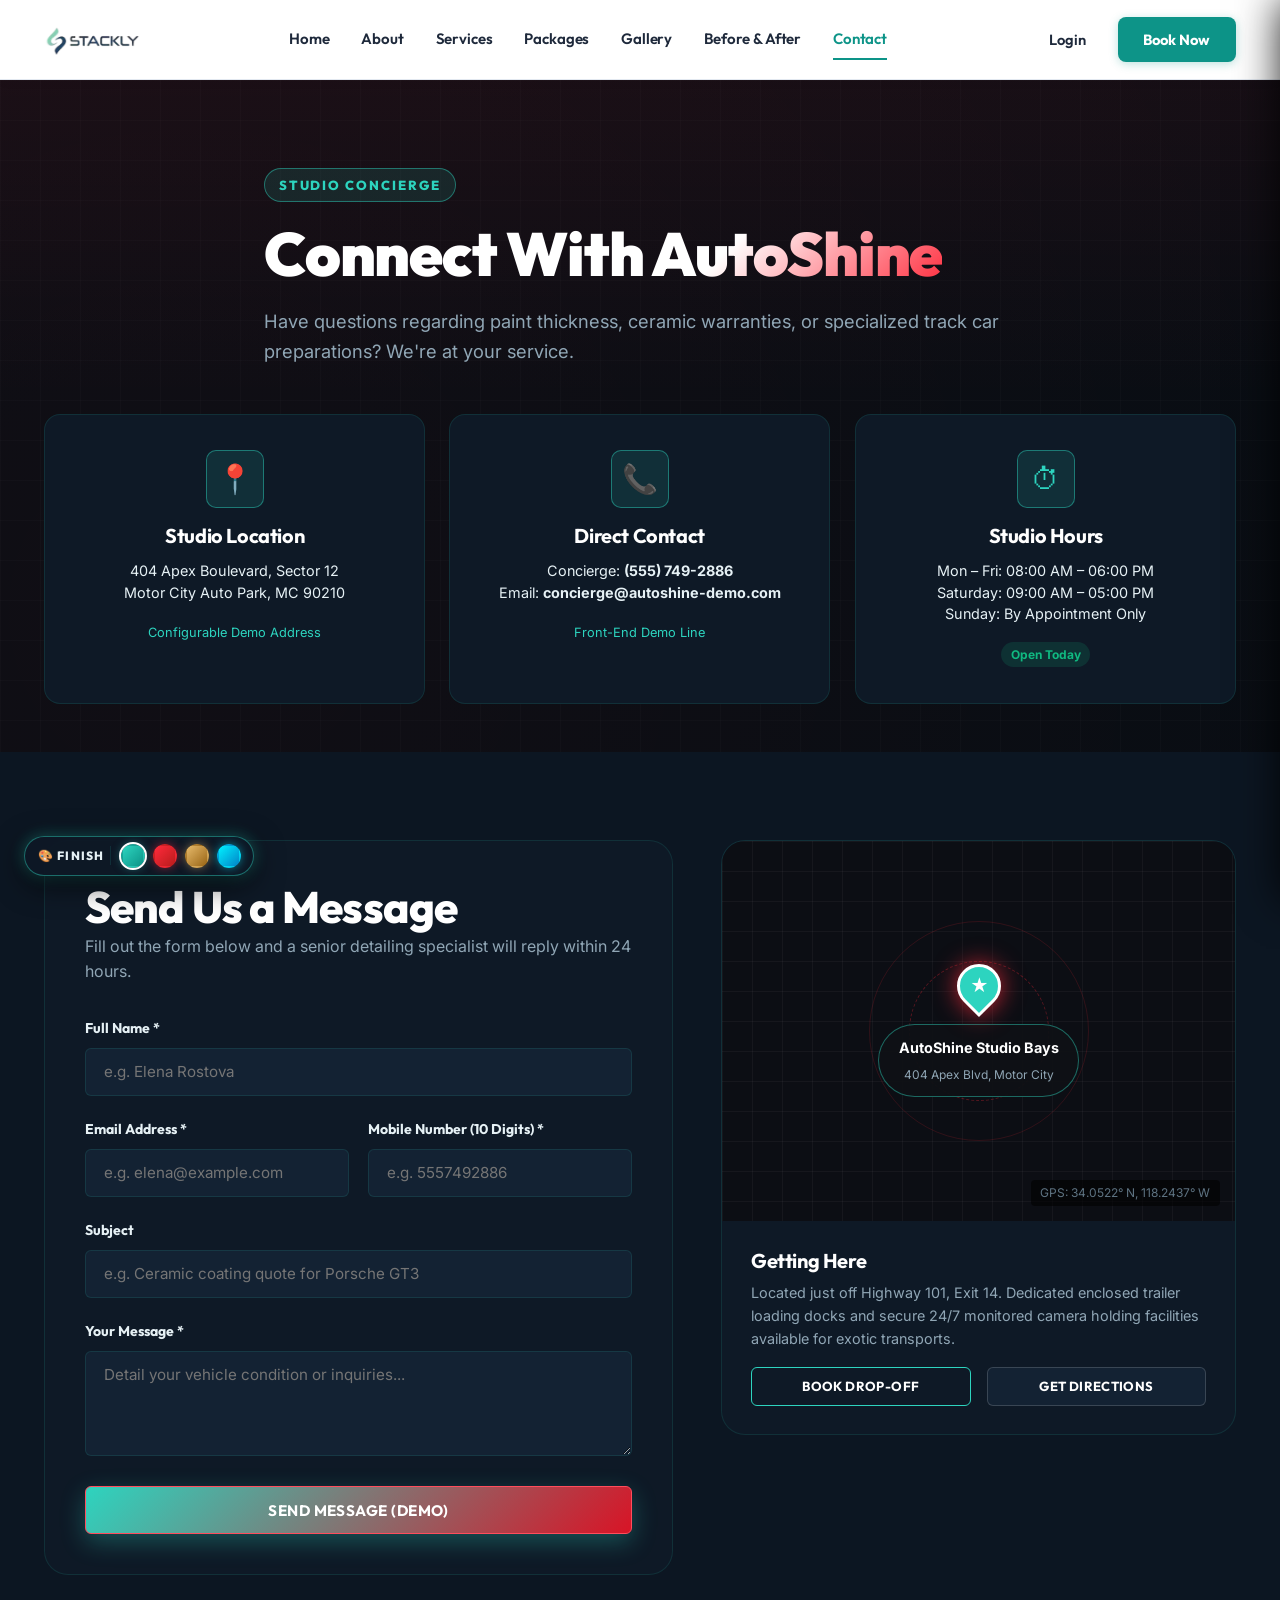
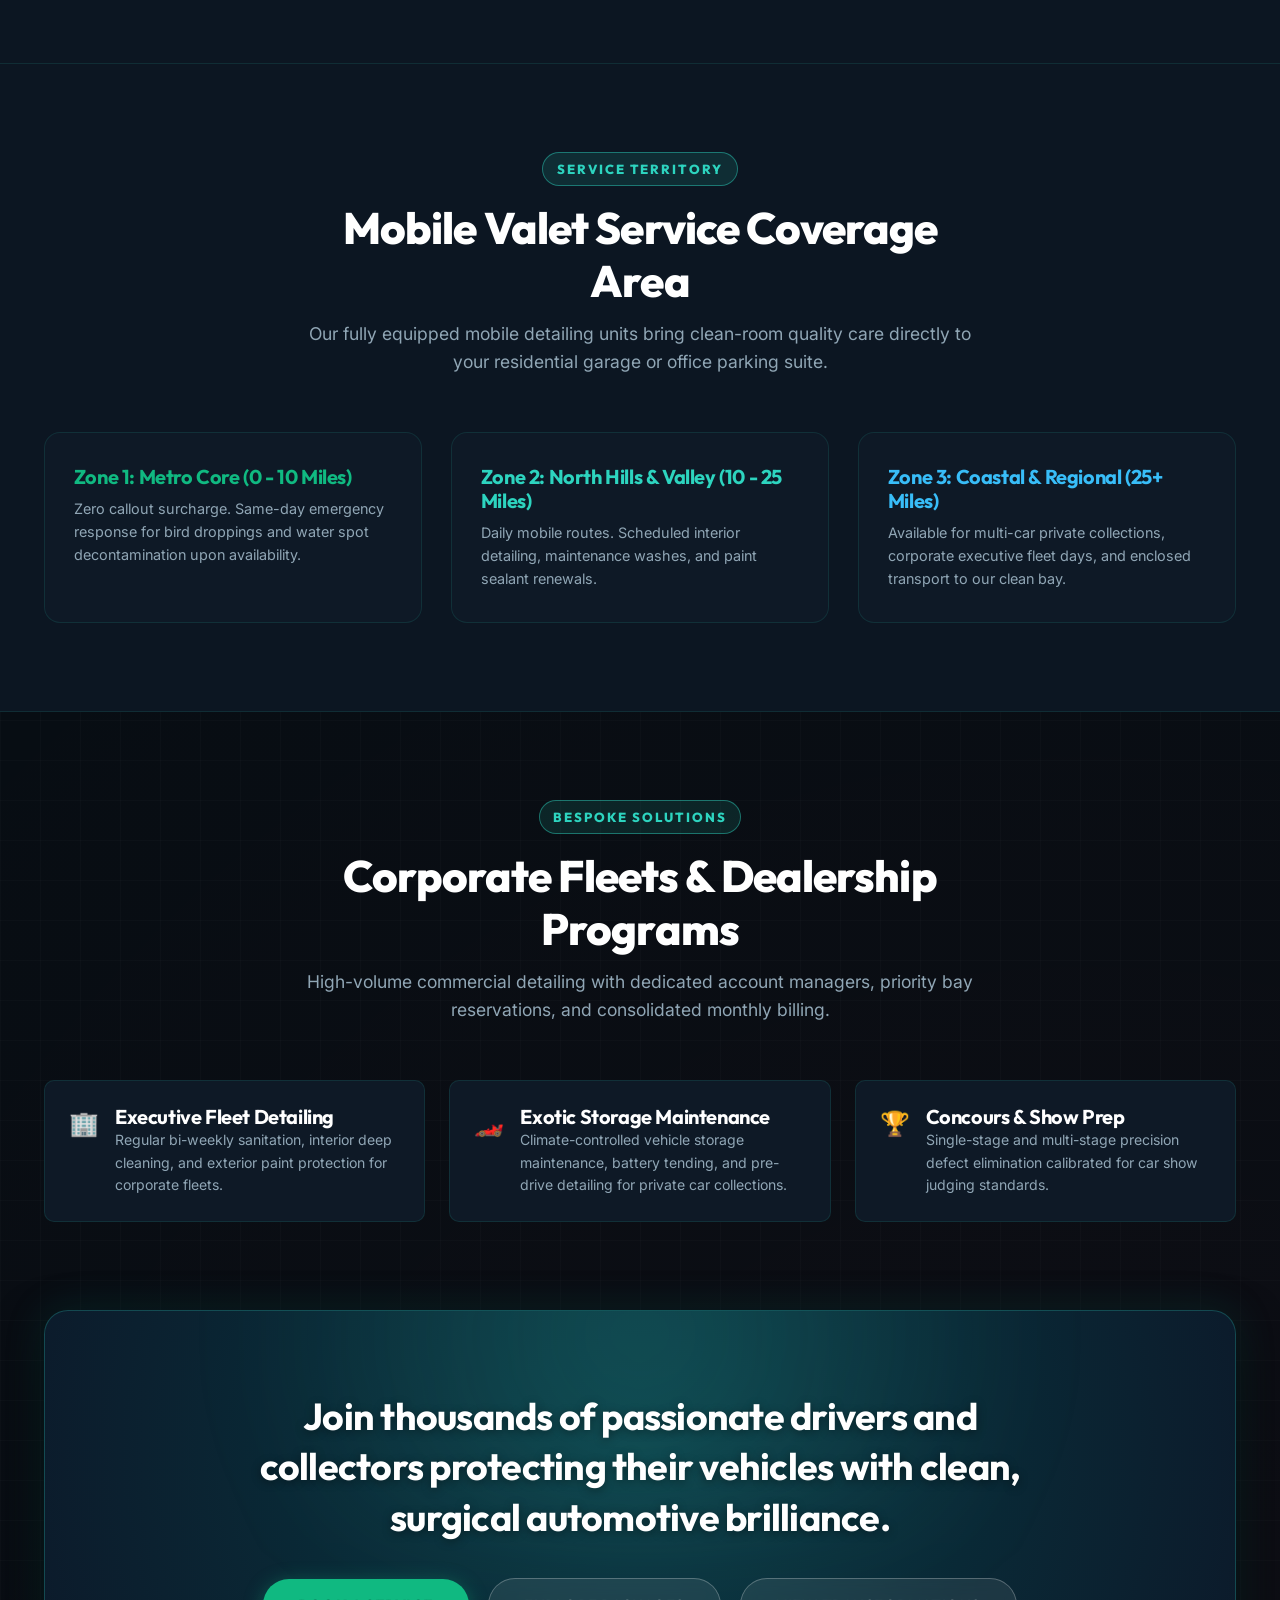
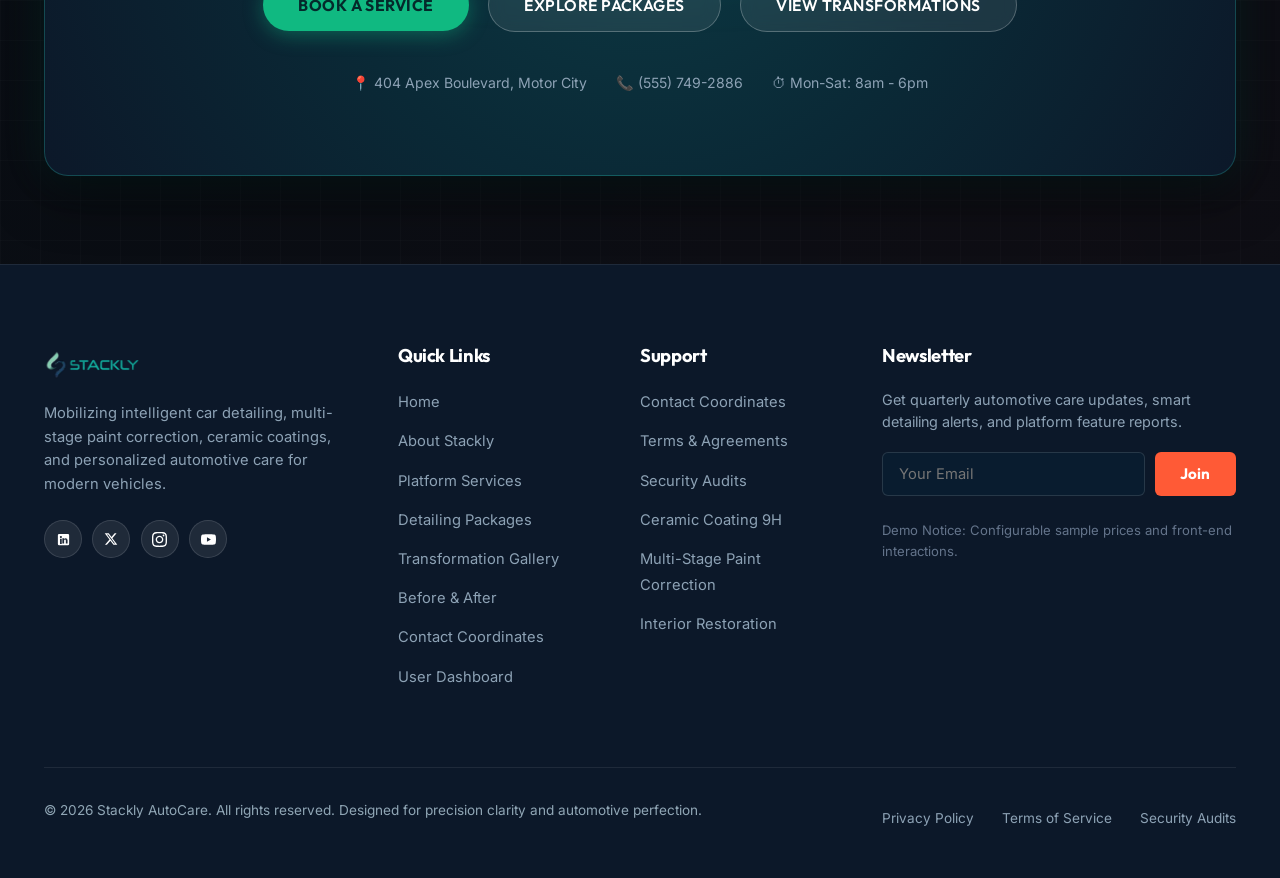
<file: contact.html>
<!DOCTYPE html>
<html lang="en">
<head>
  <meta charset="UTF-8">
  <meta name="viewport" content="width=device-width, initial-scale=1.0">
  <title>Contact & Studio Location — AutoShine Automotive Care</title>
  <meta name="description" content="Get in touch with AutoShine detailing studio. Find our business address, operating hours, contact form, and concierge phone line.">
  <link rel="icon" type="image/svg+xml" href="assets/images/favicon.svg">
  <link rel="stylesheet" href="css/style.css">
</head>
<body class="has-navbar">

  <!-- Navigation Bar -->
  <header class="navbar">
    <div class="container navbar-container">
      <a href="index.html" class="brand-logo" aria-label="AutoShine Homepage">
        <img src="assets/images/logo-dark.webp" alt="Stackly Logo" width="144" height="40">
      </a>

      <nav class="nav-menu" aria-label="Main Navigation">
        <a href="index.html" class="nav-link">Home</a>
        <a href="about.html" class="nav-link">About</a>
        <a href="services.html" class="nav-link">Services</a>
        <a href="packages.html" class="nav-link">Packages</a>
        <a href="gallery.html" class="nav-link">Gallery</a>
        <a href="before-after.html" class="nav-link">Before & After</a>
        <a href="contact.html" class="nav-link active">Contact</a>
      </nav>

      <div class="nav-actions">
        <a href="login.html" class="btn-login-link">Login</a>
        <a href="booking.html" class="btn btn-primary btn-sm">Book Now</a>
        <button class="hamburger" aria-label="Toggle navigation menu" aria-expanded="false">
          <span></span>
          <span></span>
          <span></span>
        </button>
      </div>
    </div>
  </header>

  <!-- Mobile Drawer -->
  <div class="mobile-drawer-overlay"></div>
  <aside class="mobile-drawer" aria-label="Mobile Navigation Drawer">
    <div class="mobile-drawer-header">
      <a href="index.html" class="brand-logo" aria-label="AutoShine Homepage">
        <img src="assets/images/logo-footer.webp" alt="Stackly Logo" width="130" height="34">
      </a>
      <button class="mobile-drawer-close" aria-label="Close navigation menu">✕</button>
    </div>
    <div class="mobile-drawer-links">
      <a href="index.html" class="nav-link">Home <span>→</span></a>
      <a href="about.html" class="nav-link">About Us <span>→</span></a>
      <a href="services.html" class="nav-link">Services <span>→</span></a>
      <a href="packages.html" class="nav-link">Packages & Pricing <span>→</span></a>
      <a href="gallery.html" class="nav-link">Gallery <span>→</span></a>
      <a href="before-after.html" class="nav-link">Before & After <span>→</span></a>
      <a href="contact.html" class="nav-link active">Locations & Contact <span>→</span></a>
      <a href="login.html" class="nav-link">Account Login <span>→</span></a>
    </div>
    <div class="mobile-drawer-footer">
      <a href="booking.html" class="btn btn-primary btn-block">Book an Appointment</a>
      <div class="mobile-drawer-contact">
        <p class="drawer-contact-item">
          <span>📍</span> 404 Apex Blvd, Motor City
        </p>
        <p class="drawer-contact-item">
          <span>📞</span> <a href="tel:5557492886">(555) 749-2886</a>
        </p>
        <p class="drawer-contact-item">
          <span>✉️</span> <a href="mailto:concierge@autoshine-demo.com">concierge@autoshine-demo.com</a>
        </p>
      </div>
    </div>
  </aside>

  <main>
    <!-- Header -->
    <section class="section-padding" style="background: linear-gradient(180deg, rgba(255,42,59,0.06) 0%, transparent 100%); padding-bottom: 2rem;">
      <div class="container text-center" style="max-width: 800px; margin: 0 auto;">
        <span class="section-tag">Studio Concierge</span>
        <h1>Connect With <span class="text-gradient">AutoShine</span></h1>
        <p style="font-size: 1.15rem; margin-top: 1rem;">
          Have questions regarding paint thickness, ceramic warranties, or specialized track car preparations? We're at your service.
        </p>
      </div>
    </section>

    <!-- Contact Info Cards -->
    <section class="section-padding" style="padding-top: 1rem; padding-bottom: 3rem;">
      <div class="container">
        <div style="display: grid; grid-template-columns: repeat(auto-fit, minmax(260px, 1fr)); gap: 1.5rem;">
          
          <div class="feature-box" style="text-align: center;">
            <div class="feature-icon-wrap" style="margin: 0 auto 1rem auto;">📍</div>
            <h3>Studio Location</h3>
            <p style="color: var(--silver-light);">404 Apex Boulevard, Sector 12<br>Motor City Auto Park, MC 90210</p>
            <span style="font-size: 0.8rem; color: var(--red-primary);">Configurable Demo Address</span>
          </div>

          <div class="feature-box" style="text-align: center;">
            <div class="feature-icon-wrap" style="margin: 0 auto 1rem auto;">📞</div>
            <h3>Direct Contact</h3>
            <p style="color: var(--silver-light);">
              Concierge: <strong>(555) 749-2886</strong><br>
              Email: <strong>concierge@autoshine-demo.com</strong>
            </p>
            <span style="font-size: 0.8rem; color: var(--red-primary);">Front-End Demo Line</span>
          </div>

          <div class="feature-box" style="text-align: center;">
            <div class="feature-icon-wrap" style="margin: 0 auto 1rem auto;">⏱</div>
            <h3>Studio Hours</h3>
            <p style="color: var(--silver-light);">
              Mon – Fri: 08:00 AM – 06:00 PM<br>
              Saturday: 09:00 AM – 05:00 PM<br>
              Sunday: By Appointment Only
            </p>
            <span style="display: inline-block; background: rgba(16, 185, 129, 0.15); color: #10b981; padding: 0.2rem 0.6rem; border-radius: 999px; font-size: 0.75rem; font-weight: 700;">Open Today</span>
          </div>

        </div>
      </div>
    </section>

    <!-- Form & Map Grid -->
    <section class="section-padding" style="background: var(--bg-secondary);">
      <div class="container">
        <div class="contact-split-grid">
          
          <!-- Contact Form -->
          <div class="booking-form-card" style="padding: 2.5rem;">
            <h2>Send Us a Message</h2>
            <p style="margin-bottom: 2rem;">Fill out the form below and a senior detailing specialist will reply within 24 hours.</p>

            <form id="contactForm" novalidate>
              <div class="form-group">
                <label for="contactName" class="form-label">Full Name *</label>
                <input type="text" id="contactName" class="form-control" placeholder="e.g. Elena Rostova" required>
              </div>

              <div class="form-row">
                <div class="form-group">
                  <label for="contactEmail" class="form-label">Email Address *</label>
                  <input type="email" id="contactEmail" class="form-control" placeholder="e.g. elena@example.com" required>
                </div>

                <div class="form-group">
                  <label for="contactPhone" class="form-label">Mobile Number (10 Digits) *</label>
                  <input type="tel" id="contactPhone" class="form-control" placeholder="e.g. 5557492886" maxlength="10" required>
                </div>
              </div>

              <div class="form-group">
                <label for="contactSubject" class="form-label">Subject</label>
                <input type="text" id="contactSubject" class="form-control" placeholder="e.g. Ceramic coating quote for Porsche GT3">
              </div>

              <div class="form-group">
                <label for="contactMessage" class="form-label">Your Message *</label>
                <textarea id="contactMessage" class="form-control" rows="4" placeholder="Detail your vehicle condition or inquiries..." required></textarea>
              </div>

              <button type="submit" class="btn btn-primary btn-block">Send Message (Demo)</button>
            </form>
          </div>

          <!-- Stylized Dark Map Embed Placeholder -->
          <div>
            <div style="background: var(--bg-card); border: 1px solid var(--border-subtle); border-radius: var(--radius-xl); overflow: hidden; position: relative;">
              <div style="height: 380px; width: 100%; background: #0c0e14; position: relative; display: flex; flex-direction: column; align-items: center; justify-content: center; overflow: hidden;">
                
                <!-- Map stylized grid lines -->
                <div style="position: absolute; inset: 0; background-image: linear-gradient(rgba(255,255,255,0.04) 1px, transparent 1px), linear-gradient(90deg, rgba(255,255,255,0.04) 1px, transparent 1px); background-size: 30px 30px;"></div>
                
                <!-- Radar pulse circle -->
                <div style="position: absolute; width: 140px; height: 140px; border-radius: 50%; border: 1px dashed rgba(255,42,59,0.3); animation: floatSlow 4s infinite;"></div>
                <div style="position: absolute; width: 220px; height: 220px; border-radius: 50%; border: 1px solid rgba(255,42,59,0.15);"></div>

                <!-- Pin -->
                <div style="position: relative; z-index: 2; text-align: center;">
                  <div style="width: 44px; height: 44px; margin: 0 auto; background: var(--red-primary); border: 3px solid #fff; border-radius: 50% 50% 50% 0; transform: rotate(-45deg); box-shadow: 0 0 25px rgba(255,42,59,0.8); display: flex; align-items: center; justify-content: center;">
                    <span style="transform: rotate(45deg); color: #fff; font-size: 18px; font-weight: 900;">★</span>
                  </div>
                  <div style="margin-top: 1rem; background: rgba(15,17,22,0.95); border: 1px solid var(--border-red); padding: 0.6rem 1.2rem; border-radius: 999px;">
                    <strong style="color: #fff; font-size: 0.9rem;">AutoShine Studio Bays</strong><br>
                    <span style="font-size: 0.75rem; color: var(--silver-mid);">404 Apex Blvd, Motor City</span>
                  </div>
                </div>

                <div style="position: absolute; bottom: 15px; right: 15px; font-size: 0.75rem; color: var(--silver-dark); background: rgba(0,0,0,0.6); padding: 0.2rem 0.6rem; border-radius: 4px;">
                  GPS: 34.0522° N, 118.2437° W
                </div>
              </div>

              <div style="padding: 1.8rem;">
                <h4>Getting Here</h4>
                <p style="font-size: 0.9rem; margin: 0.5rem 0 1rem 0;">
                  Located just off Highway 101, Exit 14. Dedicated enclosed trailer loading docks and secure 24/7 monitored camera holding facilities available for exotic transports.
                </p>
                <div style="display: flex; gap: 1rem;">
                  <a href="booking.html" class="btn btn-outline-red btn-sm" style="flex: 1;">Book Drop-Off</a>
                  <button class="btn btn-secondary btn-sm" onclick="alert('Demo navigation: Coordinates sent to GPS directions!')" style="flex: 1;">Get Directions</button>
                </div>
              </div>
            </div>
          </div>

        </div>
      </div>
    </section>
      <!-- New Section 1: Mobile Detailing & Coverage Zones -->
    <section class="section-padding" style="background: var(--bg-secondary); border-top: 1px solid var(--border-subtle); border-bottom: 1px solid var(--border-subtle);">
      <div class="container">
        <div class="section-header">
          <span class="section-tag">Service Territory</span>
          <h2>Mobile Valet Service Coverage Area</h2>
          <p>Our fully equipped mobile detailing units bring clean-room quality care directly to your residential garage or office parking suite.</p>
        </div>

        <div class="cert-grid">
          <div class="cert-card">
            <h4 style="color: #10b981; margin-bottom: 0.5rem;">Zone 1: Metro Core (0 - 10 Miles)</h4>
            <p style="font-size: 0.9rem; color: var(--silver-mid);">Zero callout surcharge. Same-day emergency response for bird droppings and water spot decontamination upon availability.</p>
          </div>

          <div class="cert-card">
            <h4 style="color: var(--red-primary); margin-bottom: 0.5rem;">Zone 2: North Hills & Valley (10 - 25 Miles)</h4>
            <p style="font-size: 0.9rem; color: var(--silver-mid);">Daily mobile routes. Scheduled interior detailing, maintenance washes, and paint sealant renewals.</p>
          </div>

          <div class="cert-card">
            <h4 style="color: #38bdf8; margin-bottom: 0.5rem;">Zone 3: Coastal & Regional (25+ Miles)</h4>
            <p style="font-size: 0.9rem; color: var(--silver-mid);">Available for multi-car private collections, corporate executive fleet days, and enclosed transport to our clean bay.</p>
          </div>
        </div>
      </div>
    </section>

    <!-- New Section 2: Fleet & Commercial Partnerships -->
    <section class="section-padding">
      <div class="container">
        <div class="section-header">
          <span class="section-tag">Bespoke Solutions</span>
          <h2>Corporate Fleets & Dealership Programs</h2>
          <p>High-volume commercial detailing with dedicated account managers, priority bay reservations, and consolidated monthly billing.</p>
        </div>

        <div class="checklist-grid">
          <div class="checklist-card">
            <div class="checklist-icon">🏢</div>
            <div>
              <h4>Executive Fleet Detailing</h4>
              <p style="font-size: 0.88rem; color: var(--silver-mid);">Regular bi-weekly sanitation, interior deep cleaning, and exterior paint protection for corporate fleets.</p>
            </div>
          </div>

          <div class="checklist-card">
            <div class="checklist-icon">🏎️</div>
            <div>
              <h4>Exotic Storage Maintenance</h4>
              <p style="font-size: 0.88rem; color: var(--silver-mid);">Climate-controlled vehicle storage maintenance, battery tending, and pre-drive detailing for private car collections.</p>
            </div>
          </div>

          <div class="checklist-card">
            <div class="checklist-icon">🏆</div>
            <div>
              <h4>Concours & Show Prep</h4>
              <p style="font-size: 0.88rem; color: var(--silver-mid);">Single-stage and multi-stage precision defect elimination calibrated for car show judging standards.</p>
            </div>
          </div>
        </div>
      </div>
    </section>

    <!-- New Section 3: Signature Stackly CTA Banner -->
    <section class="section-padding" style="padding-top: 0;">
      <div class="container">
        <div class="cta-banner">
          <div class="cta-banner-content">
            <h2 class="cta-heading">Join thousands of passionate drivers and collectors protecting their vehicles with clean, surgical automotive brilliance.</h2>
            <div class="cta-buttons">
              <a href="booking.html" class="btn btn-mint-pill">Book a Service</a>
              <a href="packages.html" class="btn btn-glass-pill">Explore Packages</a>
              <a href="gallery.html" class="btn btn-glass-pill">View Transformations</a>
            </div>
            <div class="cta-contact-strip">
              <span>📍 404 Apex Boulevard, Motor City</span>
              <span>📞 (555) 749-2886</span>
              <span>⏱ Mon-Sat: 8am - 6pm</span>
            </div>
          </div>
        </div>
      </div>
    </section>
  </main>

  <!-- Site Footer -->
  <footer class="site-footer">
    <div class="container">
      <div class="footer-grid">
        <div class="footer-col">
          <a href="index.html" class="brand-logo" style="margin-bottom: 1.2rem;">
            <img src="assets/images/logo-footer.webp" alt="Stackly Logo" width="144" height="40">
          </a>
          <p>
            Mobilizing intelligent car detailing, multi-stage paint correction, ceramic coatings, and personalized automotive care for modern vehicles.
          </p>
          <div class="social-links" style="margin-top: 1.5rem;">
            <a href="404.html" class="social-btn" aria-label="LinkedIn">
              <svg width="15" height="15" viewBox="0 0 24 24" fill="currentColor"><path d="M19 3a2 2 0 0 1 2 2v14a2 2 0 0 1-2 2H5a2 2 0 0 1-2-2V5a2 2 0 0 1 2-2h14m-.5 15.5v-5.3a3.26 3.26 0 0 0-3.26-3.26c-.85 0-1.84.52-2.28 1.3v-1.11h-2.79v8.37h2.79v-4.93c0-.77.62-1.4 1.39-1.4a1.4 1.4 0 0 1 1.4 1.4v4.93h2.75M6.46 10.9v8.37H9.2V10.9H6.46M7.83 6.25c-.9 0-1.62.72-1.62 1.62s.72 1.63 1.62 1.63 1.63-.73 1.63-1.63c0-.9-.73-1.62-1.63-1.62Z"/></svg>
            </a>
            <a href="404.html" class="social-btn" aria-label="X (Twitter)">
              <svg width="14" height="14" viewBox="0 0 24 24" fill="currentColor"><path d="M18.244 2.25h3.308l-7.227 8.26 8.502 11.24H16.17l-5.214-6.817L4.99 21.75H1.68l7.73-8.835L1.254 2.25H8.08l4.713 6.231zm-1.161 17.52h1.833L7.084 4.126H5.117z"/></svg>
            </a>
            <a href="404.html" class="social-btn" aria-label="Instagram">
              <svg width="15" height="15" viewBox="0 0 24 24" fill="currentColor"><path d="M12 2.163c3.204 0 3.584.012 4.85.07 3.252.148 4.771 1.691 4.919 4.919.058 1.265.069 1.645.069 4.849 0 3.205-.012 3.584-.069 4.849-.149 3.225-1.664 4.771-4.919 4.919-1.266.058-1.644.07-4.85.07-3.204 0-3.584-.012-4.849-.07-3.26-.149-4.771-1.699-4.919-4.92-.058-1.265-.07-1.644-.07-4.849 0-3.204.013-3.583.07-4.849.149-3.227 1.664-4.771 4.919-4.919 1.266-.057 1.645-.069 4.849-.069zm0-2.163c-3.259 0-3.667.014-4.947.072-4.358.2-6.78 2.618-6.98 6.98-.059 1.281-.073 1.689-.073 4.948 0 3.259.014 3.668.072 4.948.2 4.358 2.618 6.78 6.98 6.98 1.281.058 1.689.072 4.948.072 3.259 0 3.668-.014 4.948-.072 4.354-.2 6.782-2.618 6.979-6.98.059-1.28.073-1.689.073-4.948 0-3.259-.014-3.667-.072-4.947-.196-4.354-2.617-6.78-6.979-6.98-1.281-.059-1.69-.073-4.949-.073zm0 5.838c-3.403 0-6.162 2.759-6.162 6.162s2.759 6.163 6.162 6.163 6.162-2.759 6.162-6.163c0-3.403-2.759-6.162-6.162-6.162zm0 10.162c-2.209 0-4-1.79-4-4 0-2.209 1.791-4 4-4s4 1.791 4 4c0 2.21-1.791 4-4 4zm6.406-11.845c-.796 0-1.441.645-1.441 1.44s.645 1.44 1.441 1.44c.795 0 1.439-.645 1.439-1.44s-.644-1.44-1.439-1.44z"/></svg>
            </a>
            <a href="404.html" class="social-btn" aria-label="YouTube">
              <svg width="15" height="15" viewBox="0 0 24 24" fill="currentColor"><path d="M23.498 6.186a3.016 3.016 0 0 0-2.122-2.136C19.505 3.545 12 3.545 12 3.545s-7.505 0-9.377.505A3.017 3.017 0 0 0 .502 6.186C0 8.07 0 12 0 12s0 3.93.502 5.814a3.016 3.016 0 0 0 2.122 2.136c1.871.505 9.376.505 9.376.505s7.505 0 9.377-.505a3.015 3.015 0 0 0 2.122-2.136C24 15.93 24 12 24 12s0-3.93-.502-5.814zM9.545 15.568V8.432L15.818 12l-6.273 3.568z"/></svg>
            </a>
          </div>
        </div>

        <div class="footer-col">
          <h4>Quick Links</h4>
          <ul class="footer-links">
            <li><a href="index.html">Home</a></li>
            <li><a href="about.html">About Stackly</a></li>
            <li><a href="services.html">Platform Services</a></li>
            <li><a href="packages.html">Detailing Packages</a></li>
            <li><a href="gallery.html">Transformation Gallery</a></li>
            <li><a href="before-after.html">Before & After</a></li>
            <li><a href="contact.html">Contact Coordinates</a></li>
            <li><a href="user-dashboard.html">User Dashboard</a></li>
          </ul>
        </div>

        <div class="footer-col">
          <h4>Support</h4>
          <ul class="footer-links">
            <li><a href="contact.html">Contact Coordinates</a></li>
            <li><a href="404.html">Terms & Agreements</a></li>
            <li><a href="404.html">Security Audits</a></li>
            <li><a href="service-details.html">Ceramic Coating 9H</a></li>
            <li><a href="service-details.html">Multi-Stage Paint Correction</a></li>
            <li><a href="services.html">Interior Restoration</a></li>
          </ul>
        </div>

        <div class="footer-col footer-newsletter">
          <h4>Newsletter</h4>
          <p>Get quarterly automotive care updates, smart detailing alerts, and platform feature reports.</p>
          <form class="newsletter-form">
            <input type="email" placeholder="Your Email" required aria-label="Email for newsletter">
            <button type="submit">Join</button>
          </form>
          <div style="margin-top: 1.5rem; font-size: 0.82rem; color: #64748b;">
            Demo Notice: Configurable sample prices and front-end interactions.
          </div>
        </div>
      </div>

      <div class="footer-bottom">
        <p>© 2026 Stackly AutoCare. All rights reserved. Designed for precision clarity and automotive perfection.</p>
        <div>
          <a href="404.html" style="margin-right: 1.5rem;">Privacy Policy</a>
          <a href="404.html" style="margin-right: 1.5rem;">Terms of Service</a>
          <a href="404.html">Security Audits</a>
        </div>
      </div>
    </div>
  </footer>

  <script src="js/script.js"></script>
</body>
</html>
</file>
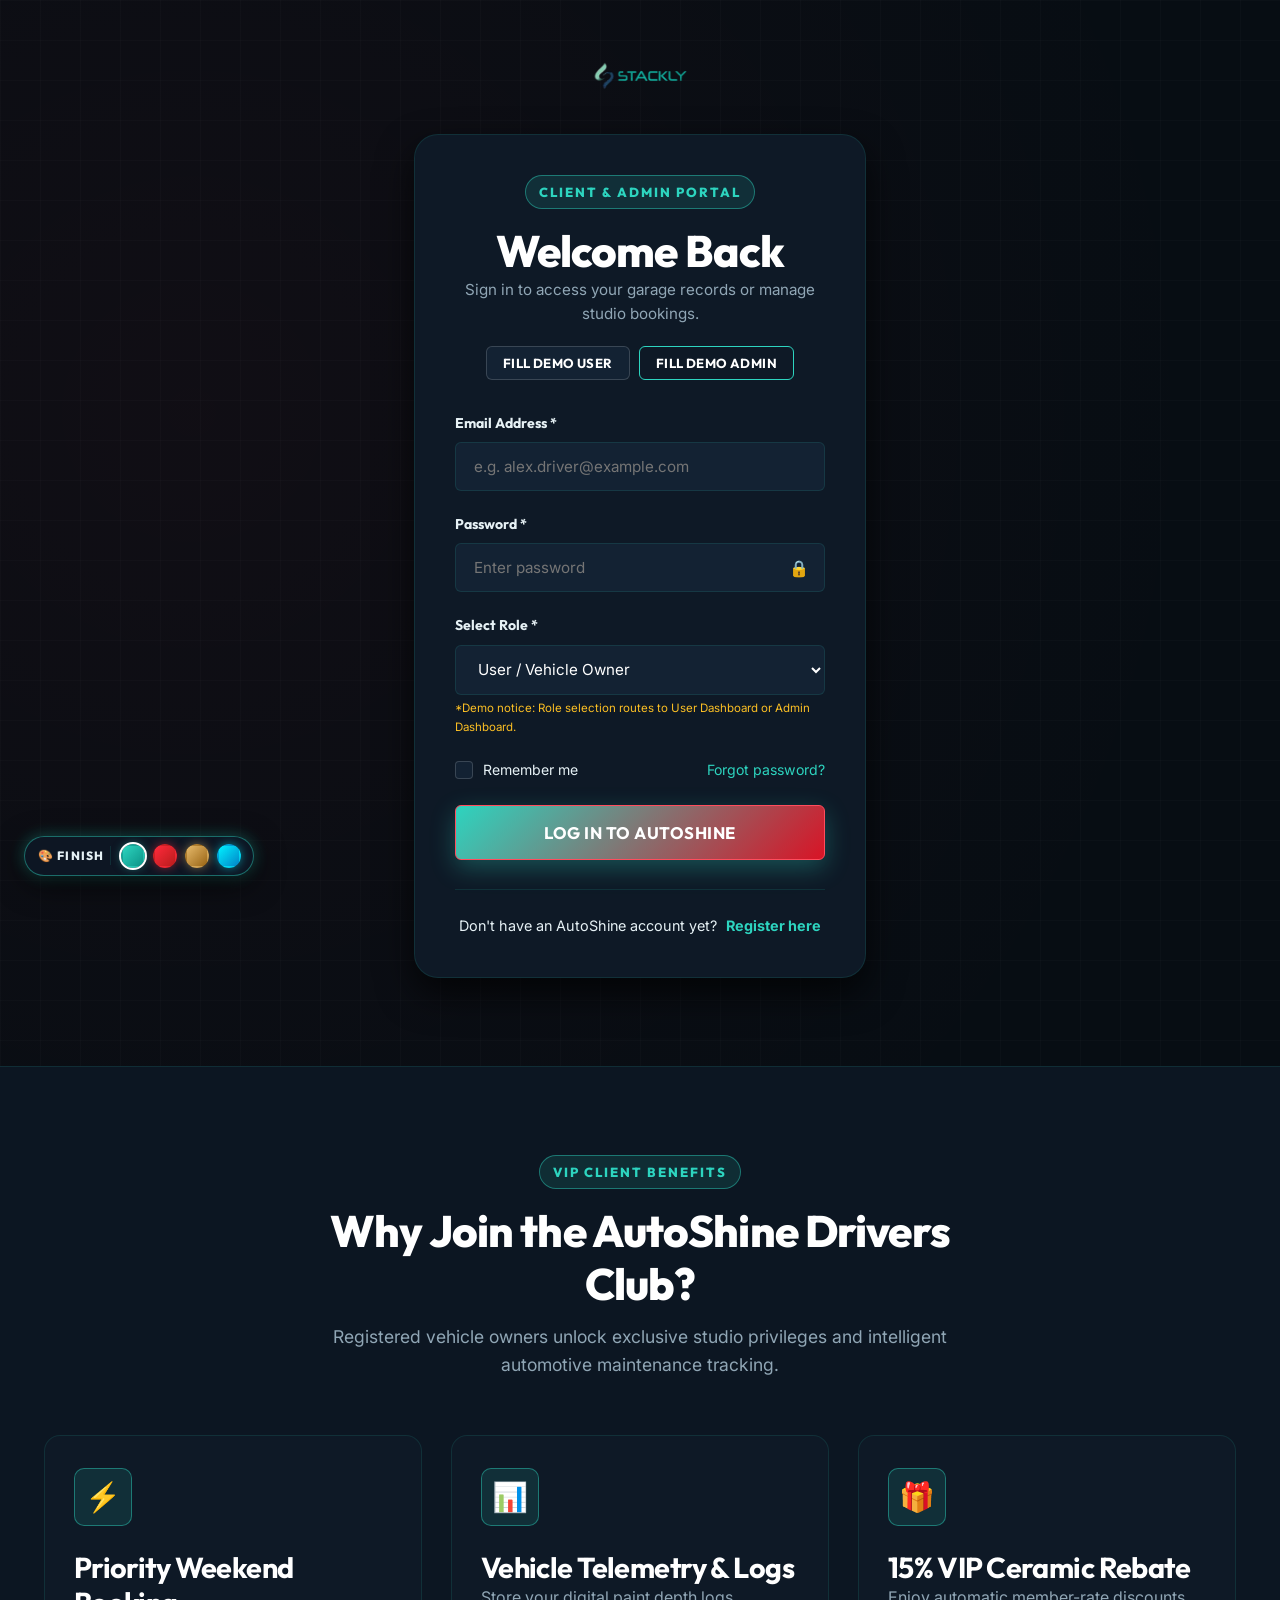
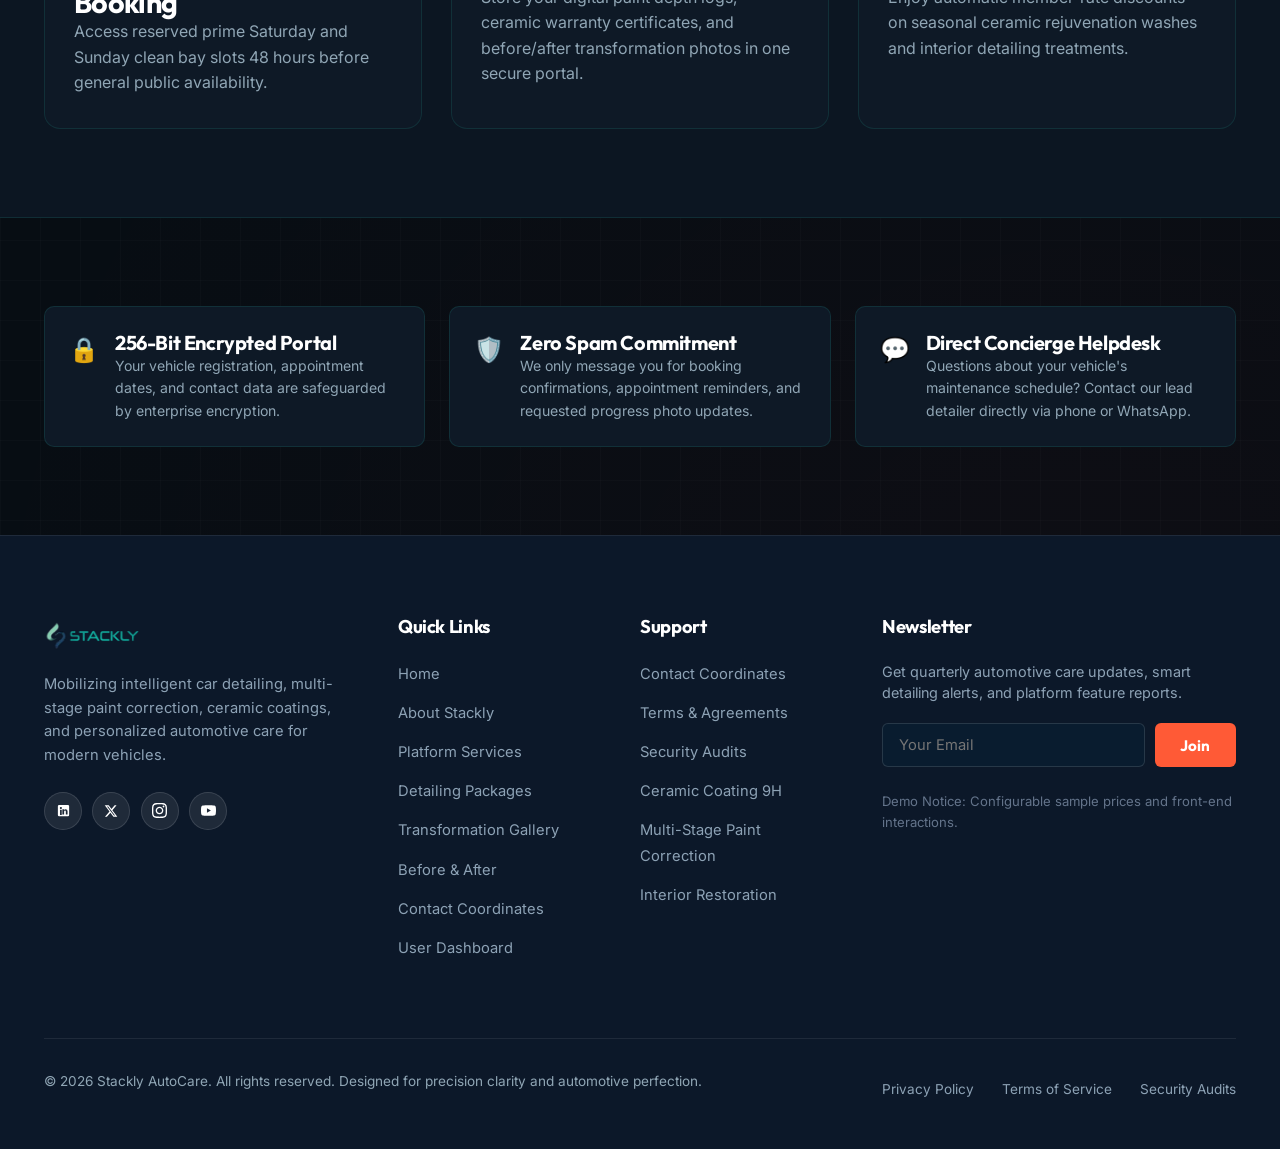
<file: login.html>
<!DOCTYPE html>
<html lang="en">
<head>
  <meta charset="UTF-8">
  <meta name="viewport" content="width=device-width, initial-scale=1.0">
  <title>Account Login — AutoShine Automotive Care</title>
  <meta name="description" content="Access your AutoShine client portal or administrative dashboard. View upcoming appointments and vehicle service records.">
  <link rel="icon" type="image/svg+xml" href="assets/images/favicon.svg">
  <link rel="stylesheet" href="css/style.css">
</head>
<body>

  <main>
    <!-- Section 1: Authentication Form Section -->
    <section class="auth-section section-padding" style="min-height: 85vh; display: flex; align-items: center; justify-content: center; padding-top: 3.5rem;">
      <div class="container" style="max-width: 500px;">
        
        <!-- Brand Logo Header -->
        <div style="text-align: center; margin-bottom: 2rem;">
          <a href="index.html" class="brand-logo" aria-label="AutoShine Homepage" style="display: inline-block;">
            <img src="assets/images/logo-footer.webp" alt="Stackly Logo" width="160" height="44" style="margin: 0 auto;">
          </a>
        </div>

        <div class="booking-form-card" style="box-shadow: var(--shadow-lg);">
          <div style="text-align: center; margin-bottom: 2rem;">
            <span class="section-tag">Client & Admin Portal</span>
            <h2>Welcome Back</h2>
            <p style="font-size: 0.95rem;">Sign in to access your garage records or manage studio bookings.</p>

            <!-- Quick Fill Demo Buttons -->
            <div class="auth-demo-pills" style="display: flex; gap: 0.6rem; justify-content: center; margin-top: 1.2rem; flex-wrap: wrap;">
              <button id="btnFillUser" class="btn btn-secondary btn-sm" type="button">Fill Demo User</button>
              <button id="btnFillAdmin" class="btn btn-outline-red btn-sm" type="button">Fill Demo Admin</button>
            </div>
          </div>

          <form id="loginForm" novalidate>
            <div class="form-group">
              <label for="loginEmail" class="form-label">Email Address *</label>
              <input type="email" id="loginEmail" class="form-control" placeholder="e.g. alex.driver@example.com" required>
            </div>

            <div class="form-group">
              <label for="loginPassword" class="form-label">Password *</label>
              <div class="password-wrap">
                <input type="password" id="loginPassword" class="form-control" placeholder="Enter password" required>
                <button type="button" class="password-toggle" data-target="loginPassword" aria-label="Toggle password visibility">🔒</button>
              </div>
            </div>

            <div class="form-group">
              <label for="loginRole" class="form-label">Select Role *</label>
              <select id="loginRole" class="form-control">
                <option value="user">User / Vehicle Owner</option>
                <option value="admin">Studio Administrator</option>
              </select>
              <span style="font-size: 0.72rem; color: #fbbf24; margin-top: 0.3rem; display: block;">
                *Demo notice: Role selection routes to User Dashboard or Admin Dashboard.
              </span>
            </div>

            <div style="display: flex; justify-content: space-between; align-items: center; margin-bottom: 1.5rem; font-size: 0.88rem; flex-wrap: wrap; gap: 0.5rem;">
              <label class="checkbox-wrap">
                <input type="checkbox" id="rememberMe">
                <span>Remember me</span>
              </label>
              <a href="404.html" style="color: var(--red-primary);">Forgot password?</a>
            </div>

            <button type="submit" class="btn btn-primary btn-block btn-lg">Log In to AutoShine</button>
          </form>

          <div style="text-align: center; margin-top: 1.8rem; padding-top: 1.5rem; border-top: 1px solid var(--border-subtle); font-size: 0.9rem;">
            Don't have an AutoShine account yet?
            <a href="register.html" class="text-red" style="font-weight: 700; margin-left: 0.3rem;">Register here</a>
          </div>
        </div>
      </div>
    </section>

    <!-- Section 2: Member Perks & Privileges -->
    <section class="section-padding" style="background: var(--bg-secondary); border-top: 1px solid var(--border-subtle); border-bottom: 1px solid var(--border-subtle);">
      <div class="container">
        <div class="section-header">
          <span class="section-tag">VIP Client Benefits</span>
          <h2>Why Join the AutoShine Drivers Club?</h2>
          <p>Registered vehicle owners unlock exclusive studio privileges and intelligent automotive maintenance tracking.</p>
        </div>

        <div class="cert-grid">
          <div class="cert-card">
            <div class="feature-icon-wrap">⚡</div>
            <h3>Priority Weekend Booking</h3>
            <p>Access reserved prime Saturday and Sunday clean bay slots 48 hours before general public availability.</p>
          </div>

          <div class="cert-card">
            <div class="feature-icon-wrap">📊</div>
            <h3>Vehicle Telemetry & Logs</h3>
            <p>Store your digital paint depth logs, ceramic warranty certificates, and before/after transformation photos in one secure portal.</p>
          </div>

          <div class="cert-card">
            <div class="feature-icon-wrap">🎁</div>
            <h3>15% VIP Ceramic Rebate</h3>
            <p>Enjoy automatic member-rate discounts on seasonal ceramic rejuvenation washes and interior detailing treatments.</p>
          </div>
        </div>
      </div>
    </section>

    <!-- Section 3: Security & Privacy Commitments -->
    <section class="section-padding">
      <div class="container">
        <div class="checklist-grid">
          <div class="checklist-card">
            <div class="checklist-icon">🔒</div>
            <div>
              <h4>256-Bit Encrypted Portal</h4>
              <p style="font-size: 0.88rem; color: var(--silver-mid);">Your vehicle registration, appointment dates, and contact data are safeguarded by enterprise encryption.</p>
            </div>
          </div>

          <div class="checklist-card">
            <div class="checklist-icon">🛡️</div>
            <div>
              <h4>Zero Spam Commitment</h4>
              <p style="font-size: 0.88rem; color: var(--silver-mid);">We only message you for booking confirmations, appointment reminders, and requested progress photo updates.</p>
            </div>
          </div>

          <div class="checklist-card">
            <div class="checklist-icon">💬</div>
            <div>
              <h4>Direct Concierge Helpdesk</h4>
              <p style="font-size: 0.88rem; color: var(--silver-mid);">Questions about your vehicle's maintenance schedule? Contact our lead detailer directly via phone or WhatsApp.</p>
            </div>
          </div>
        </div>
      </div>
    </section>
  </main>

  <!-- Site Footer -->
  <footer class="site-footer">
    <div class="container">
      <div class="footer-grid">
        <div class="footer-col">
          <a href="index.html" class="brand-logo" style="margin-bottom: 1.2rem;">
            <img src="assets/images/logo-footer.webp" alt="Stackly Logo" width="144" height="40">
          </a>
          <p>
            Mobilizing intelligent car detailing, multi-stage paint correction, ceramic coatings, and personalized automotive care for modern vehicles.
          </p>
          <div class="social-links" style="margin-top: 1.5rem;">
            <a href="404.html" class="social-btn" aria-label="LinkedIn">
              <svg width="15" height="15" viewBox="0 0 24 24" fill="currentColor"><path d="M19 3a2 2 0 0 1 2 2v14a2 2 0 0 1-2 2H5a2 2 0 0 1-2-2V5a2 2 0 0 1 2-2h14m-.5 15.5v-5.3a3.26 3.26 0 0 0-3.26-3.26c-.85 0-1.84.52-2.28 1.3v-1.11h-2.79v8.37h2.79v-4.93c0-.77.62-1.4 1.39-1.4a1.4 1.4 0 0 1 1.4 1.4v4.93h2.75M6.46 10.9v8.37H9.2V10.9H6.46M7.83 6.25c-.9 0-1.62.72-1.62 1.62s.72 1.63 1.62 1.63 1.63-.73 1.63-1.63c0-.9-.73-1.62-1.63-1.62Z"/></svg>
            </a>
            <a href="404.html" class="social-btn" aria-label="X (Twitter)">
              <svg width="14" height="14" viewBox="0 0 24 24" fill="currentColor"><path d="M18.244 2.25h3.308l-7.227 8.26 8.502 11.24H16.17l-5.214-6.817L4.99 21.75H1.68l7.73-8.835L1.254 2.25H8.08l4.713 6.231zm-1.161 17.52h1.833L7.084 4.126H5.117z"/></svg>
            </a>
            <a href="404.html" class="social-btn" aria-label="Instagram">
              <svg width="15" height="15" viewBox="0 0 24 24" fill="currentColor"><path d="M12 2.163c3.204 0 3.584.012 4.85.07 3.252.148 4.771 1.691 4.919 4.919.058 1.265.069 1.645.069 4.849 0 3.205-.012 3.584-.069 4.849-.149 3.225-1.664 4.771-4.919 4.919-1.266.058-1.644.07-4.85.07-3.204 0-3.584-.012-4.849-.07-3.26-.149-4.771-1.699-4.919-4.92-.058-1.265-.07-1.644-.07-4.849 0-3.204.013-3.583.07-4.849.149-3.227 1.664-4.771 4.919-4.919 1.266-.057 1.645-.069 4.849-.069zm0-2.163c-3.259 0-3.667.014-4.947.072-4.358.2-6.78 2.618-6.98 6.98-.059 1.281-.073 1.689-.073 4.948 0 3.259.014 3.668.072 4.948.2 4.358 2.618 6.78 6.98 6.98 1.281.058 1.689.072 4.948.072 3.259 0 3.668-.014 4.948-.072 4.354-.2 6.782-2.618 6.979-6.98.059-1.28.073-1.689.073-4.948 0-3.259-.014-3.667-.072-4.947-.196-4.354-2.617-6.78-6.979-6.98-1.281-.059-1.69-.073-4.949-.073zm0 5.838c-3.403 0-6.162 2.759-6.162 6.162s2.759 6.163 6.162 6.163 6.162-2.759 6.162-6.163c0-3.403-2.759-6.162-6.162-6.162zm0 10.162c-2.209 0-4-1.79-4-4 0-2.209 1.791-4 4-4s4 1.791 4 4c0 2.21-1.791 4-4 4zm6.406-11.845c-.796 0-1.441.645-1.441 1.44s.645 1.44 1.441 1.44c.795 0 1.439-.645 1.439-1.44s-.644-1.44-1.439-1.44z"/></svg>
            </a>
            <a href="404.html" class="social-btn" aria-label="YouTube">
              <svg width="15" height="15" viewBox="0 0 24 24" fill="currentColor"><path d="M23.498 6.186a3.016 3.016 0 0 0-2.122-2.136C19.505 3.545 12 3.545 12 3.545s-7.505 0-9.377.505A3.017 3.017 0 0 0 .502 6.186C0 8.07 0 12 0 12s0 3.93.502 5.814a3.016 3.016 0 0 0 2.122 2.136c1.871.505 9.376.505 9.376.505s7.505 0 9.377-.505a3.015 3.015 0 0 0 2.122-2.136C24 15.93 24 12 24 12s0-3.93-.502-5.814zM9.545 15.568V8.432L15.818 12l-6.273 3.568z"/></svg>
            </a>
          </div>
        </div>

        <div class="footer-col">
          <h4>Quick Links</h4>
          <ul class="footer-links">
            <li><a href="index.html">Home</a></li>
            <li><a href="about.html">About Stackly</a></li>
            <li><a href="services.html">Platform Services</a></li>
            <li><a href="packages.html">Detailing Packages</a></li>
            <li><a href="gallery.html">Transformation Gallery</a></li>
            <li><a href="before-after.html">Before & After</a></li>
            <li><a href="contact.html">Contact Coordinates</a></li>
            <li><a href="user-dashboard.html">User Dashboard</a></li>
          </ul>
        </div>

        <div class="footer-col">
          <h4>Support</h4>
          <ul class="footer-links">
            <li><a href="contact.html">Contact Coordinates</a></li>
            <li><a href="404.html">Terms & Agreements</a></li>
            <li><a href="404.html">Security Audits</a></li>
            <li><a href="service-details.html">Ceramic Coating 9H</a></li>
            <li><a href="service-details.html">Multi-Stage Paint Correction</a></li>
            <li><a href="services.html">Interior Restoration</a></li>
          </ul>
        </div>

        <div class="footer-col footer-newsletter">
          <h4>Newsletter</h4>
          <p>Get quarterly automotive care updates, smart detailing alerts, and platform feature reports.</p>
          <form class="newsletter-form">
            <input type="email" placeholder="Your Email" required aria-label="Email for newsletter">
            <button type="submit">Join</button>
          </form>
          <div style="margin-top: 1.5rem; font-size: 0.82rem; color: #64748b;">
            Demo Notice: Configurable sample prices and front-end interactions.
          </div>
        </div>
      </div>

      <div class="footer-bottom">
        <p>© 2026 Stackly AutoCare. All rights reserved. Designed for precision clarity and automotive perfection.</p>
        <div>
          <a href="404.html" style="margin-right: 1.5rem;">Privacy Policy</a>
          <a href="404.html" style="margin-right: 1.5rem;">Terms of Service</a>
          <a href="404.html">Security Audits</a>
        </div>
      </div>
    </div>
  </footer>

  <script src="js/script.js"></script>
</body>
</html>
</file>
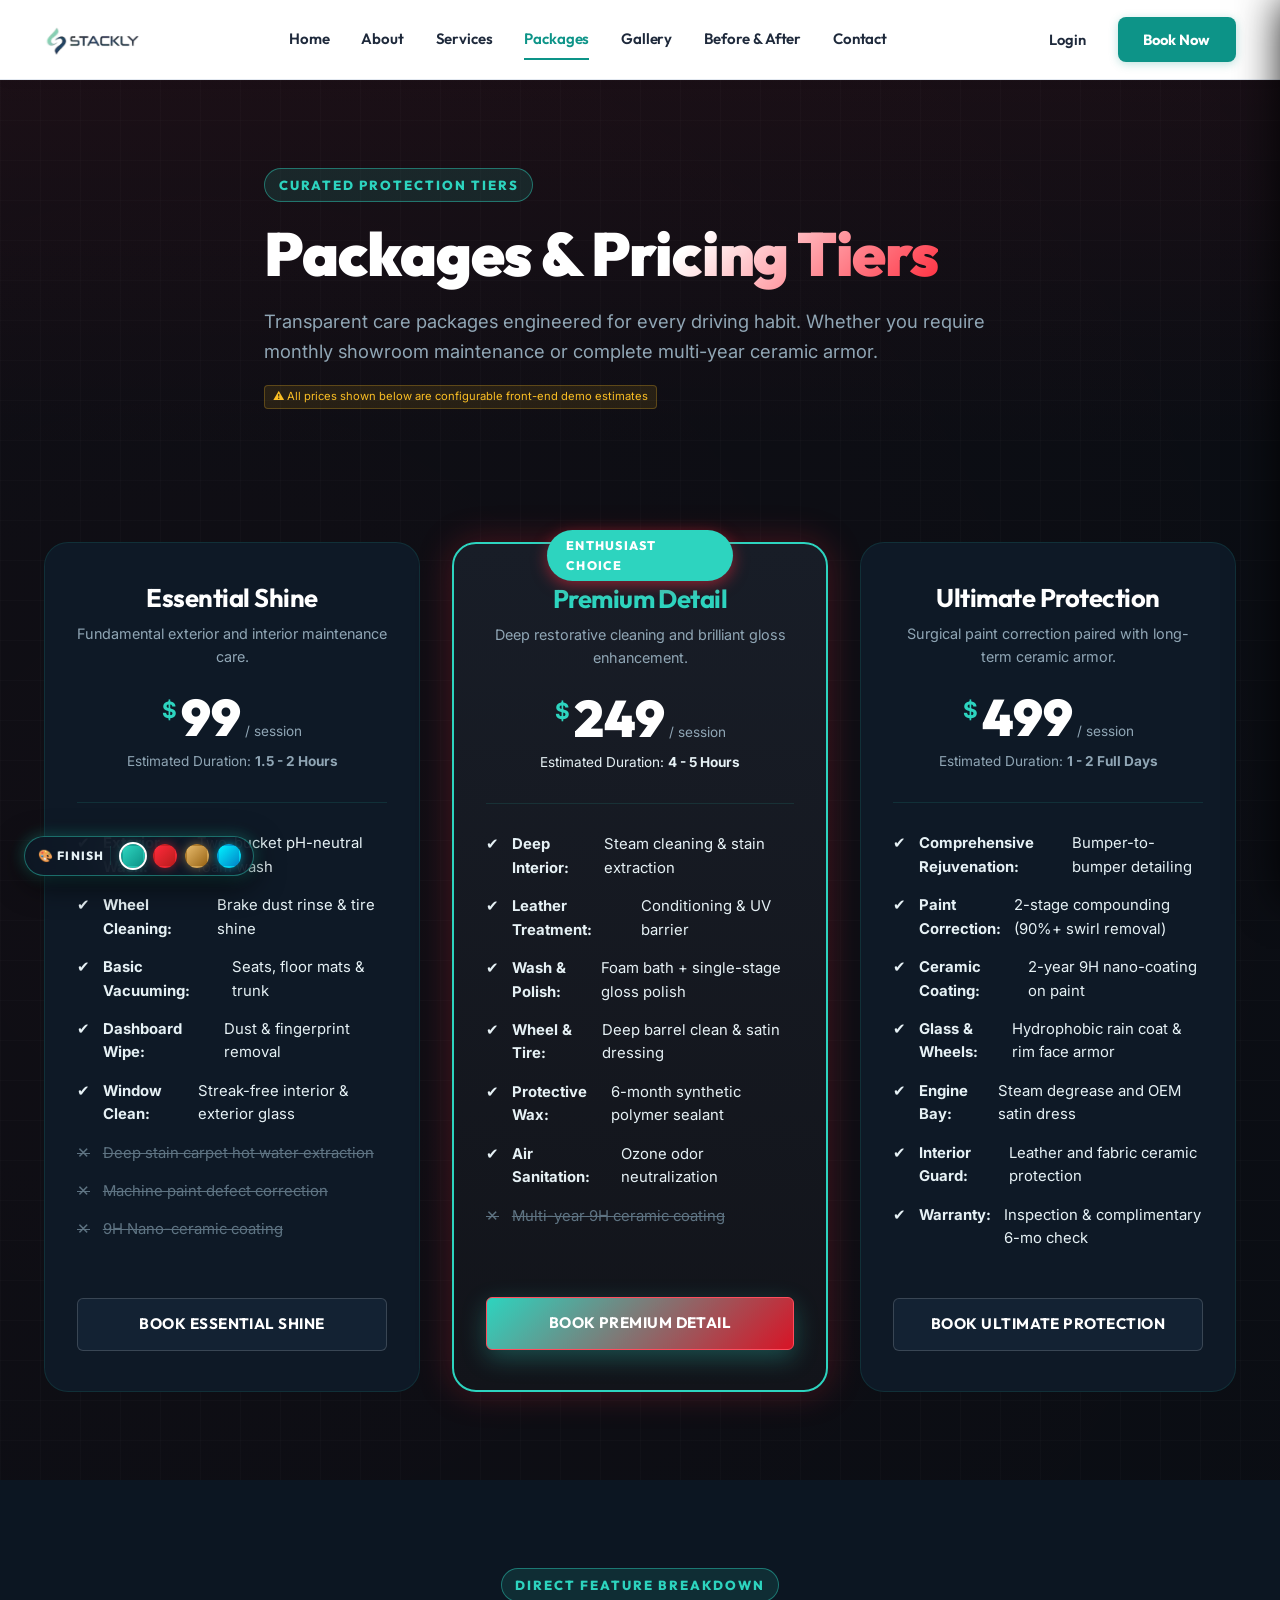
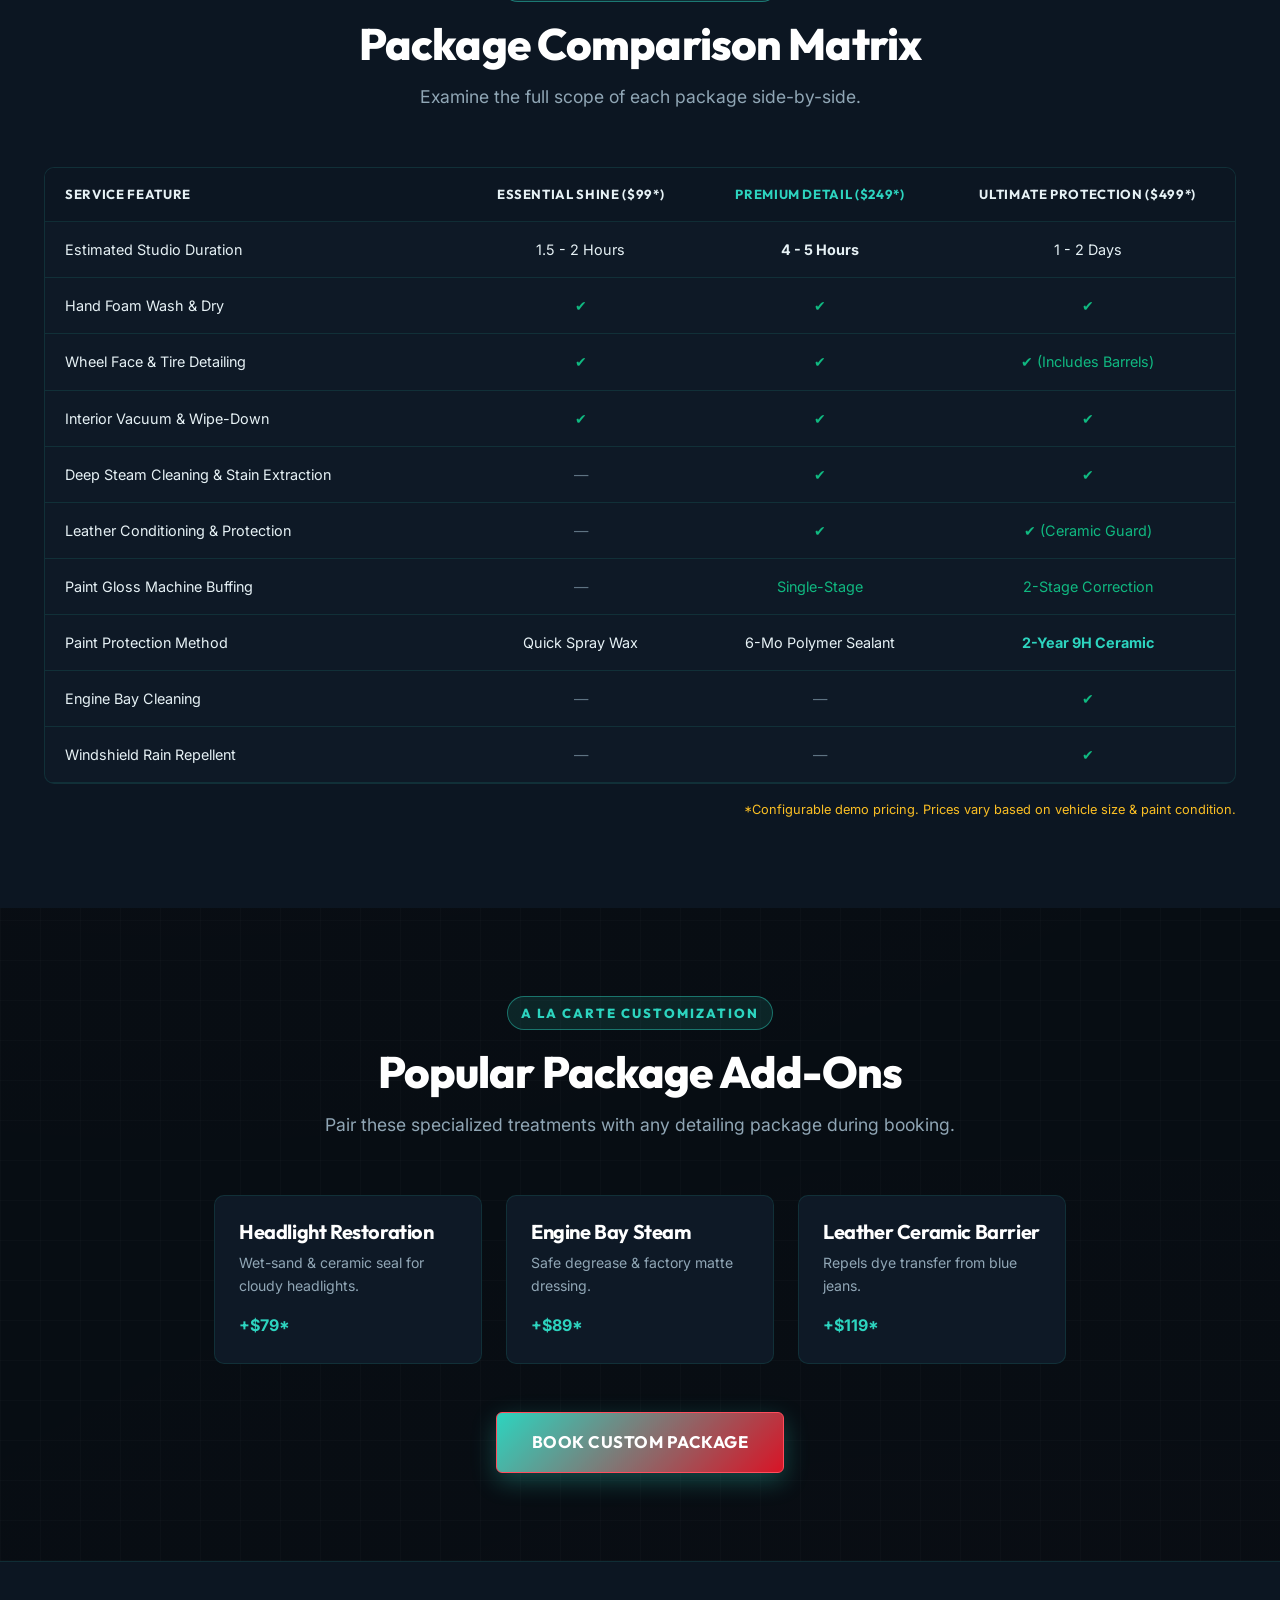
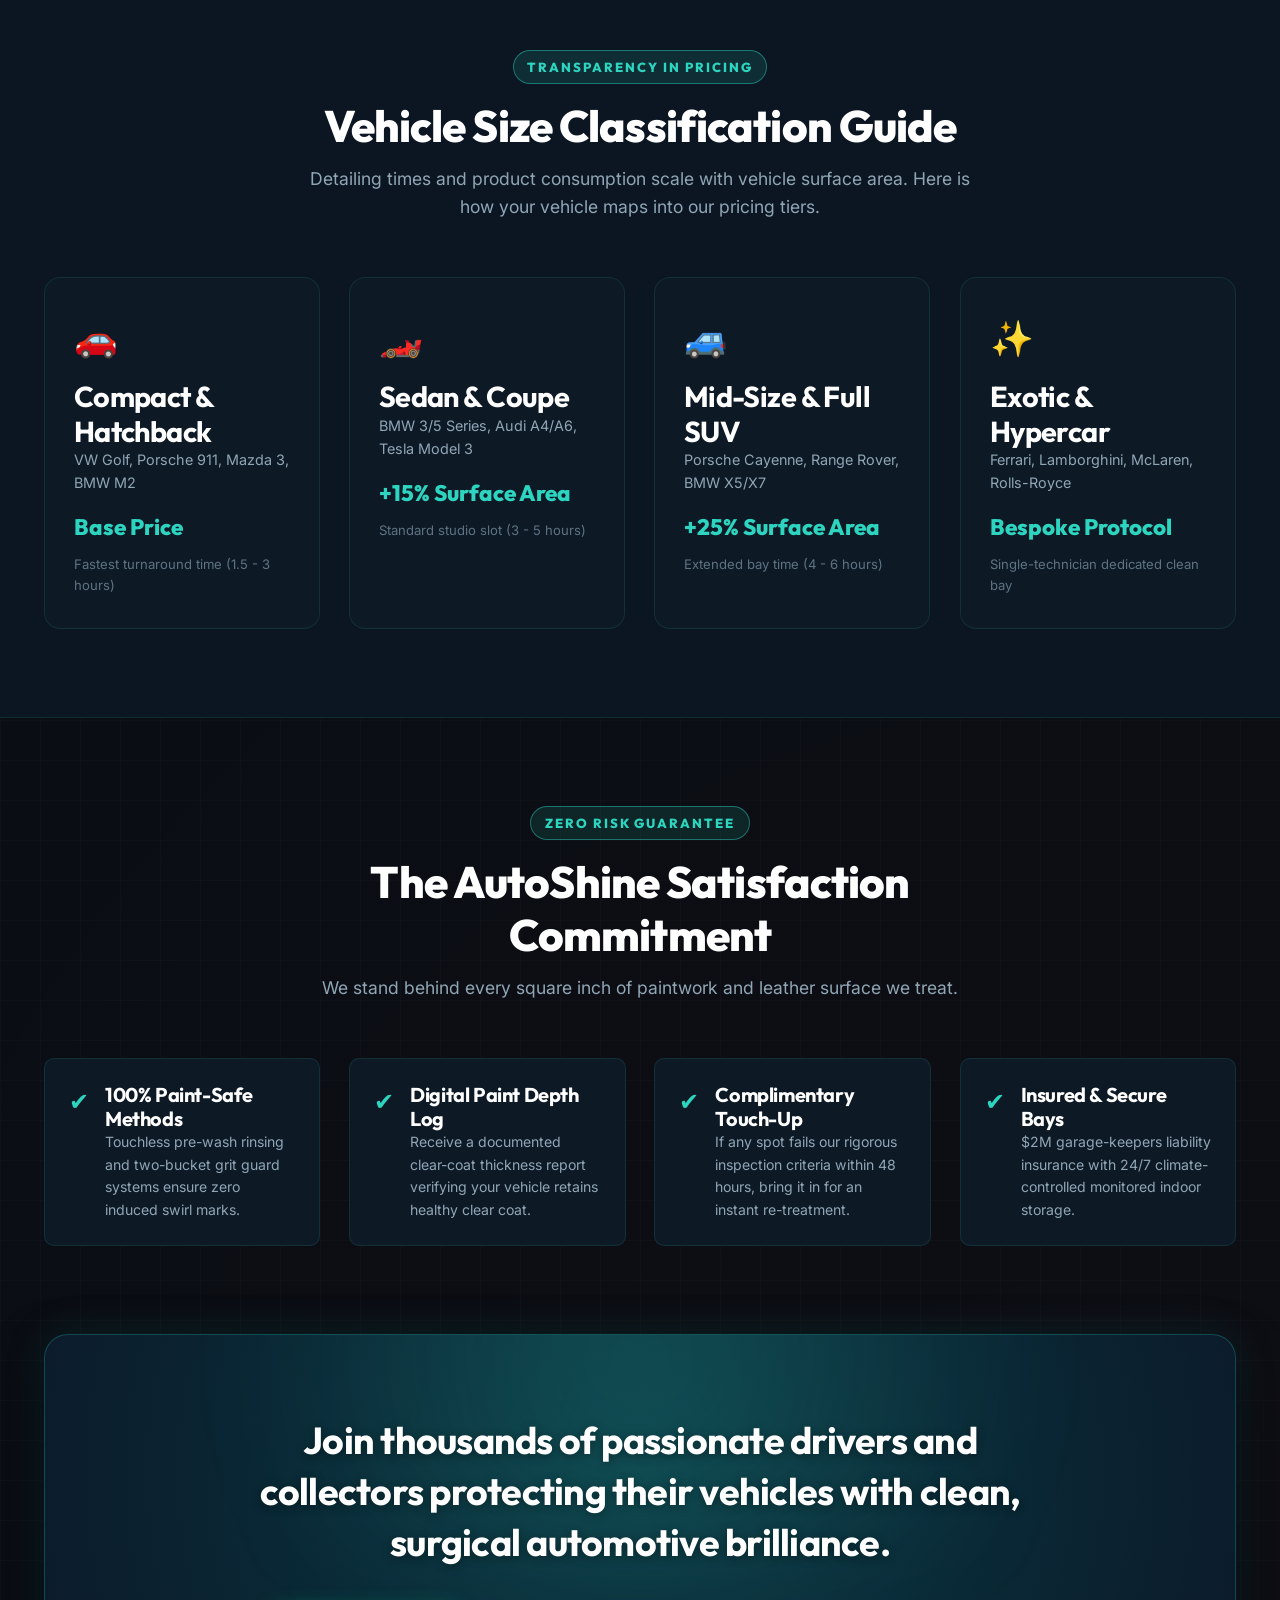
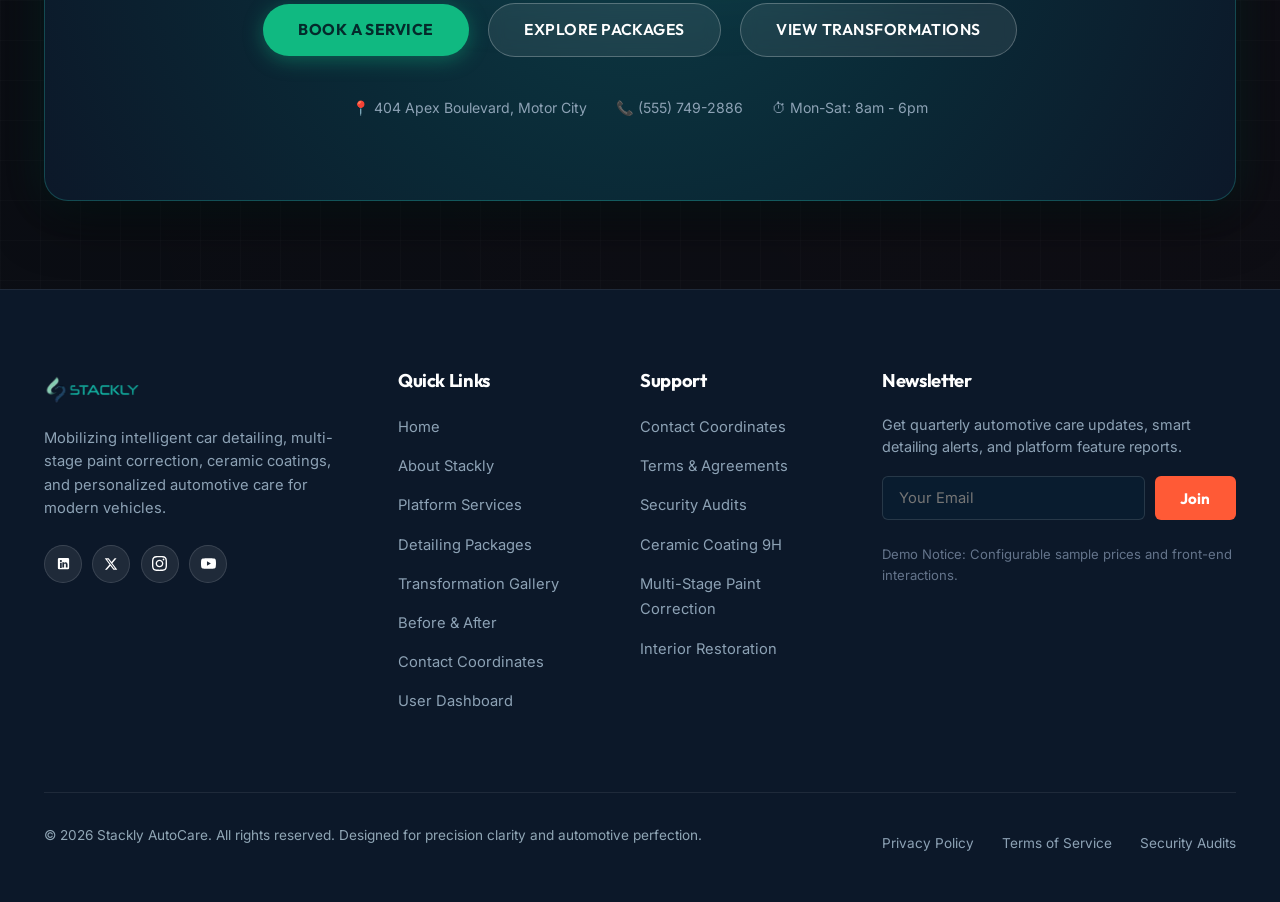
<file: packages.html>
<!DOCTYPE html>
<html lang="en">
<head>
  <meta charset="UTF-8">
  <meta name="viewport" content="width=device-width, initial-scale=1.0">
  <title>AutoShine Packages & Pricing — Precision Detailing Plans</title>
  <meta name="description" content="Choose between AutoShine's Essential Shine, Premium Detail, and Ultimate Protection packages. Clear feature matrix and configurable demo pricing.">
  <link rel="icon" type="image/svg+xml" href="assets/images/favicon.svg">
  <link rel="stylesheet" href="css/style.css">
</head>
<body class="has-navbar">

  <!-- Navigation Bar -->
  <header class="navbar">
    <div class="container navbar-container">
      <a href="index.html" class="brand-logo" aria-label="AutoShine Homepage">
        <img src="assets/images/logo-dark.webp" alt="Stackly Logo" width="144" height="40">
      </a>

      <nav class="nav-menu" aria-label="Main Navigation">
        <a href="index.html" class="nav-link">Home</a>
        <a href="about.html" class="nav-link">About</a>
        <a href="services.html" class="nav-link">Services</a>
        <a href="packages.html" class="nav-link active">Packages</a>
        <a href="gallery.html" class="nav-link">Gallery</a>
        <a href="before-after.html" class="nav-link">Before & After</a>
        <a href="contact.html" class="nav-link">Contact</a>
      </nav>

      <div class="nav-actions">
        <a href="login.html" class="btn-login-link">Login</a>
        <a href="booking.html" class="btn btn-primary btn-sm">Book Now</a>
        <button class="hamburger" aria-label="Toggle navigation menu" aria-expanded="false">
          <span></span>
          <span></span>
          <span></span>
        </button>
      </div>
    </div>
  </header>

  <!-- Mobile Drawer -->
  <div class="mobile-drawer-overlay"></div>
  <aside class="mobile-drawer" aria-label="Mobile Navigation Drawer">
    <div class="mobile-drawer-header">
      <a href="index.html" class="brand-logo" aria-label="AutoShine Homepage">
        <img src="assets/images/logo-footer.webp" alt="Stackly Logo" width="130" height="34">
      </a>
      <button class="mobile-drawer-close" aria-label="Close navigation menu">✕</button>
    </div>
    <div class="mobile-drawer-links">
      <a href="index.html" class="nav-link">Home <span>→</span></a>
      <a href="about.html" class="nav-link">About Us <span>→</span></a>
      <a href="services.html" class="nav-link">Services <span>→</span></a>
      <a href="packages.html" class="nav-link active">Packages & Pricing <span>→</span></a>
      <a href="gallery.html" class="nav-link">Gallery <span>→</span></a>
      <a href="before-after.html" class="nav-link">Before & After <span>→</span></a>
      <a href="contact.html" class="nav-link">Locations & Contact <span>→</span></a>
      <a href="login.html" class="nav-link">Account Login <span>→</span></a>
    </div>
    <div class="mobile-drawer-footer">
      <a href="booking.html" class="btn btn-primary btn-block">Book an Appointment</a>
      <div class="mobile-drawer-contact">
        <p class="drawer-contact-item">
          <span>📍</span> 404 Apex Blvd, Motor City
        </p>
        <p class="drawer-contact-item">
          <span>📞</span> <a href="tel:5557492886">(555) 749-2886</a>
        </p>
        <p class="drawer-contact-item">
          <span>✉️</span> <a href="mailto:concierge@autoshine-demo.com">concierge@autoshine-demo.com</a>
        </p>
      </div>
    </div>
  </aside>

  <main>
    <!-- Header -->
    <section class="section-padding" style="background: linear-gradient(180deg, rgba(255,42,59,0.06) 0%, transparent 100%); padding-bottom: 2rem;">
      <div class="container text-center" style="max-width: 800px; margin: 0 auto;">
        <span class="section-tag">Curated Protection Tiers</span>
        <h1>Packages & <span class="text-gradient">Pricing Tiers</span></h1>
        <p style="font-size: 1.15rem; margin-top: 1rem;">
          Transparent care packages engineered for every driving habit. Whether you require monthly showroom maintenance or complete multi-year ceramic armor.
        </p>
        <div style="margin-top: 1rem;">
          <span class="demo-pricing-tag">⚠️ All prices shown below are configurable front-end demo estimates</span>
        </div>
      </div>
    </section>

    <!-- The 3 Core Packages -->
    <section class="section-padding">
      <div class="container">
        <div class="pricing-grid">
          
          <!-- Package 1: Essential Shine -->
          <div class="pricing-card">
            <div class="pricing-header">
              <h3>Essential Shine</h3>
              <p>Fundamental exterior and interior maintenance care.</p>
              <div class="pricing-price">
                <span class="currency">$</span>
                <span class="amount">99</span>
                <span class="duration">/ session</span>
              </div>
              <div style="font-size: 0.85rem; color: var(--silver-mid); margin-top: 0.5rem;">Estimated Duration: <strong>1.5 - 2 Hours</strong></div>
            </div>
            <ul class="pricing-features">
              <li><span>✔</span> <strong>Exterior Wash:</strong> Two-bucket pH-neutral foam wash</li>
              <li><span>✔</span> <strong>Wheel Cleaning:</strong> Brake dust rinse & tire shine</li>
              <li><span>✔</span> <strong>Basic Vacuuming:</strong> Seats, floor mats & trunk</li>
              <li><span>✔</span> <strong>Dashboard Wipe:</strong> Dust & fingerprint removal</li>
              <li><span>✔</span> <strong>Window Clean:</strong> Streak-free interior & exterior glass</li>
              <li class="excluded"><span>✕</span> Deep stain carpet hot water extraction</li>
              <li class="excluded"><span>✕</span> Machine paint defect correction</li>
              <li class="excluded"><span>✕</span> 9H Nano-ceramic coating</li>
            </ul>
            <a href="booking.html?package=essential" class="btn btn-secondary btn-block">Book Essential Shine</a>
          </div>

          <!-- Package 2: Premium Detail (Featured) -->
          <div class="pricing-card featured">
            <div class="pricing-badge-popular">Enthusiast Choice</div>
            <div class="pricing-header">
              <h3 class="text-red">Premium Detail</h3>
              <p>Deep restorative cleaning and brilliant gloss enhancement.</p>
              <div class="pricing-price">
                <span class="currency">$</span>
                <span class="amount">249</span>
                <span class="duration">/ session</span>
              </div>
              <div style="font-size: 0.85rem; color: var(--silver-light); margin-top: 0.5rem;">Estimated Duration: <strong>4 - 5 Hours</strong></div>
            </div>
            <ul class="pricing-features">
              <li><span>✔</span> <strong>Deep Interior:</strong> Steam cleaning & stain extraction</li>
              <li><span>✔</span> <strong>Leather Treatment:</strong> Conditioning & UV barrier</li>
              <li><span>✔</span> <strong>Wash & Polish:</strong> Foam bath + single-stage gloss polish</li>
              <li><span>✔</span> <strong>Wheel & Tire:</strong> Deep barrel clean & satin dressing</li>
              <li><span>✔</span> <strong>Protective Wax:</strong> 6-month synthetic polymer sealant</li>
              <li><span>✔</span> <strong>Air Sanitation:</strong> Ozone odor neutralization</li>
              <li class="excluded"><span>✕</span> Multi-year 9H ceramic coating</li>
            </ul>
            <a href="booking.html?package=premium" class="btn btn-primary btn-block">Book Premium Detail</a>
          </div>

          <!-- Package 3: Ultimate Protection -->
          <div class="pricing-card">
            <div class="pricing-header">
              <h3>Ultimate Protection</h3>
              <p>Surgical paint correction paired with long-term ceramic armor.</p>
              <div class="pricing-price">
                <span class="currency">$</span>
                <span class="amount">499</span>
                <span class="duration">/ session</span>
              </div>
              <div style="font-size: 0.85rem; color: var(--silver-mid); margin-top: 0.5rem;">Estimated Duration: <strong>1 - 2 Full Days</strong></div>
            </div>
            <ul class="pricing-features">
              <li><span>✔</span> <strong>Comprehensive Rejuvenation:</strong> Bumper-to-bumper detailing</li>
              <li><span>✔</span> <strong>Paint Correction:</strong> 2-stage compounding (90%+ swirl removal)</li>
              <li><span>✔</span> <strong>Ceramic Coating:</strong> 2-year 9H nano-coating on paint</li>
              <li><span>✔</span> <strong>Glass & Wheels:</strong> Hydrophobic rain coat & rim face armor</li>
              <li><span>✔</span> <strong>Engine Bay:</strong> Steam degrease and OEM satin dress</li>
              <li><span>✔</span> <strong>Interior Guard:</strong> Leather and fabric ceramic protection</li>
              <li><span>✔</span> <strong>Warranty:</strong> Inspection & complimentary 6-mo check</li>
            </ul>
            <a href="booking.html?package=ultimate" class="btn btn-secondary btn-block">Book Ultimate Protection</a>
          </div>

        </div>
      </div>
    </section>

    <!-- Side-by-Side Comparison Table -->
    <section class="section-padding" style="background: var(--bg-secondary);">
      <div class="container">
        <div class="section-header">
          <span class="section-tag">Direct Feature Breakdown</span>
          <h2>Package Comparison Matrix</h2>
          <p>Examine the full scope of each package side-by-side.</p>
        </div>

        <div class="table-responsive">
          <table class="data-table">
            <thead>
              <tr>
                <th style="width: 35%;">Service Feature</th>
                <th style="text-align: center;">Essential Shine ($99*)</th>
                <th style="text-align: center; color: var(--red-primary);">Premium Detail ($249*)</th>
                <th style="text-align: center;">Ultimate Protection ($499*)</th>
              </tr>
            </thead>
            <tbody>
              <tr>
                <td>Estimated Studio Duration</td>
                <td style="text-align: center;">1.5 - 2 Hours</td>
                <td style="text-align: center; font-weight: bold;">4 - 5 Hours</td>
                <td style="text-align: center;">1 - 2 Days</td>
              </tr>
              <tr>
                <td>Hand Foam Wash & Dry</td>
                <td style="text-align: center; color: #10b981;">✔</td>
                <td style="text-align: center; color: #10b981;">✔</td>
                <td style="text-align: center; color: #10b981;">✔</td>
              </tr>
              <tr>
                <td>Wheel Face & Tire Detailing</td>
                <td style="text-align: center; color: #10b981;">✔</td>
                <td style="text-align: center; color: #10b981;">✔</td>
                <td style="text-align: center; color: #10b981;">✔ (Includes Barrels)</td>
              </tr>
              <tr>
                <td>Interior Vacuum & Wipe-Down</td>
                <td style="text-align: center; color: #10b981;">✔</td>
                <td style="text-align: center; color: #10b981;">✔</td>
                <td style="text-align: center; color: #10b981;">✔</td>
              </tr>
              <tr>
                <td>Deep Steam Cleaning & Stain Extraction</td>
                <td style="text-align: center; color: var(--silver-dark);">—</td>
                <td style="text-align: center; color: #10b981;">✔</td>
                <td style="text-align: center; color: #10b981;">✔</td>
              </tr>
              <tr>
                <td>Leather Conditioning & Protection</td>
                <td style="text-align: center; color: var(--silver-dark);">—</td>
                <td style="text-align: center; color: #10b981;">✔</td>
                <td style="text-align: center; color: #10b981;">✔ (Ceramic Guard)</td>
              </tr>
              <tr>
                <td>Paint Gloss Machine Buffing</td>
                <td style="text-align: center; color: var(--silver-dark);">—</td>
                <td style="text-align: center; color: #10b981;">Single-Stage</td>
                <td style="text-align: center; color: #10b981;">2-Stage Correction</td>
              </tr>
              <tr>
                <td>Paint Protection Method</td>
                <td style="text-align: center;">Quick Spray Wax</td>
                <td style="text-align: center;">6-Mo Polymer Sealant</td>
                <td style="text-align: center; color: var(--red-primary); font-weight: bold;">2-Year 9H Ceramic</td>
              </tr>
              <tr>
                <td>Engine Bay Cleaning</td>
                <td style="text-align: center; color: var(--silver-dark);">—</td>
                <td style="text-align: center; color: var(--silver-dark);">—</td>
                <td style="text-align: center; color: #10b981;">✔</td>
              </tr>
              <tr>
                <td>Windshield Rain Repellent</td>
                <td style="text-align: center; color: var(--silver-dark);">—</td>
                <td style="text-align: center; color: var(--silver-dark);">—</td>
                <td style="text-align: center; color: #10b981;">✔</td>
              </tr>
            </tbody>
          </table>
        </div>
        <div style="font-size: 0.8rem; color: #fbbf24; margin-top: 1rem; text-align: right;">
          *Configurable demo pricing. Prices vary based on vehicle size & paint condition.
        </div>
      </div>
    </section>

    <!-- Add-On Menu -->
    <section class="section-padding">
      <div class="container" style="max-width: 900px;">
        <div class="section-header">
          <span class="section-tag">A La Carte Customization</span>
          <h2>Popular Package Add-Ons</h2>
          <p>Pair these specialized treatments with any detailing package during booking.</p>
        </div>

        <div style="display: grid; grid-template-columns: repeat(auto-fit, minmax(260px, 1fr)); gap: 1.5rem;">
          <div style="background: var(--bg-card); border: 1px solid var(--border-subtle); border-radius: var(--radius-md); padding: 1.5rem;">
            <h4>Headlight Restoration</h4>
            <p style="font-size: 0.88rem; margin: 0.5rem 0 1rem 0;">Wet-sand & ceramic seal for cloudy headlights.</p>
            <strong class="text-red">+$79*</strong>
          </div>
          <div style="background: var(--bg-card); border: 1px solid var(--border-subtle); border-radius: var(--radius-md); padding: 1.5rem;">
            <h4>Engine Bay Steam</h4>
            <p style="font-size: 0.88rem; margin: 0.5rem 0 1rem 0;">Safe degrease & factory matte dressing.</p>
            <strong class="text-red">+$89*</strong>
          </div>
          <div style="background: var(--bg-card); border: 1px solid var(--border-subtle); border-radius: var(--radius-md); padding: 1.5rem;">
            <h4>Leather Ceramic Barrier</h4>
            <p style="font-size: 0.88rem; margin: 0.5rem 0 1rem 0;">Repels dye transfer from blue jeans.</p>
            <strong class="text-red">+$119*</strong>
          </div>
        </div>

        <div style="text-align: center; margin-top: 3rem;">
          <a href="booking.html" class="btn btn-primary btn-lg">Book Custom Package</a>
        </div>
      </div>
    </section>
      <!-- New Section 1: Vehicle Sizing Guide -->
    <section class="section-padding" style="background: var(--bg-secondary); border-top: 1px solid var(--border-subtle); border-bottom: 1px solid var(--border-subtle);">
      <div class="container">
        <div class="section-header">
          <span class="section-tag">Transparency in Pricing</span>
          <h2>Vehicle Size Classification Guide</h2>
          <p>Detailing times and product consumption scale with vehicle surface area. Here is how your vehicle maps into our pricing tiers.</p>
        </div>

        <div class="cert-grid-4">
          <div class="cert-card text-center">
            <div style="font-size: 2.2rem; margin-bottom: 0.8rem;">🚗</div>
            <h3>Compact & Hatchback</h3>
            <p style="font-size: 0.9rem; color: var(--silver-mid);">VW Golf, Porsche 911, Mazda 3, BMW M2</p>
            <div class="addon-price">Base Price</div>
            <p style="font-size: 0.82rem; color: var(--silver-dark); margin-top: 0.5rem;">Fastest turnaround time (1.5 - 3 hours)</p>
          </div>

          <div class="cert-card text-center">
            <div style="font-size: 2.2rem; margin-bottom: 0.8rem;">🏎️</div>
            <h3>Sedan & Coupe</h3>
            <p style="font-size: 0.9rem; color: var(--silver-mid);">BMW 3/5 Series, Audi A4/A6, Tesla Model 3</p>
            <div class="addon-price">+15% Surface Area</div>
            <p style="font-size: 0.82rem; color: var(--silver-dark); margin-top: 0.5rem;">Standard studio slot (3 - 5 hours)</p>
          </div>

          <div class="cert-card text-center">
            <div style="font-size: 2.2rem; margin-bottom: 0.8rem;">🚙</div>
            <h3>Mid-Size & Full SUV</h3>
            <p style="font-size: 0.9rem; color: var(--silver-mid);">Porsche Cayenne, Range Rover, BMW X5/X7</p>
            <div class="addon-price">+25% Surface Area</div>
            <p style="font-size: 0.82rem; color: var(--silver-dark); margin-top: 0.5rem;">Extended bay time (4 - 6 hours)</p>
          </div>

          <div class="cert-card text-center">
            <div style="font-size: 2.2rem; margin-bottom: 0.8rem;">✨</div>
            <h3>Exotic & Hypercar</h3>
            <p style="font-size: 0.9rem; color: var(--silver-mid);">Ferrari, Lamborghini, McLaren, Rolls-Royce</p>
            <div class="addon-price">Bespoke Protocol</div>
            <p style="font-size: 0.82rem; color: var(--silver-dark); margin-top: 0.5rem;">Single-technician dedicated clean bay</p>
          </div>
        </div>
      </div>
    </section>

    <!-- New Section 2: Guarantee & Quality Standards -->
    <section class="section-padding">
      <div class="container">
        <div class="section-header">
          <span class="section-tag">Zero Risk Guarantee</span>
          <h2>The AutoShine Satisfaction Commitment</h2>
          <p>We stand behind every square inch of paintwork and leather surface we treat.</p>
        </div>

        <div class="cert-grid-4">
          <div class="checklist-card">
            <div class="checklist-icon">✔</div>
            <div>
              <h4>100% Paint-Safe Methods</h4>
              <p style="font-size: 0.88rem; color: var(--silver-mid);">Touchless pre-wash rinsing and two-bucket grit guard systems ensure zero induced swirl marks.</p>
            </div>
          </div>

          <div class="checklist-card">
            <div class="checklist-icon">✔</div>
            <div>
              <h4>Digital Paint Depth Log</h4>
              <p style="font-size: 0.88rem; color: var(--silver-mid);">Receive a documented clear-coat thickness report verifying your vehicle retains healthy clear coat.</p>
            </div>
          </div>

          <div class="checklist-card">
            <div class="checklist-icon">✔</div>
            <div>
              <h4>Complimentary Touch-Up</h4>
              <p style="font-size: 0.88rem; color: var(--silver-mid);">If any spot fails our rigorous inspection criteria within 48 hours, bring it in for an instant re-treatment.</p>
            </div>
          </div>

          <div class="checklist-card">
            <div class="checklist-icon">✔</div>
            <div>
              <h4>Insured & Secure Bays</h4>
              <p style="font-size: 0.88rem; color: var(--silver-mid);">$2M garage-keepers liability insurance with 24/7 climate-controlled monitored indoor storage.</p>
            </div>
          </div>
        </div>
      </div>
    </section>

    <!-- New Section 3: Signature Stackly CTA Banner -->
    <section class="section-padding" style="padding-top: 0;">
      <div class="container">
        <div class="cta-banner">
          <div class="cta-banner-content">
            <h2 class="cta-heading">Join thousands of passionate drivers and collectors protecting their vehicles with clean, surgical automotive brilliance.</h2>
            <div class="cta-buttons">
              <a href="booking.html" class="btn btn-mint-pill">Book a Service</a>
              <a href="packages.html" class="btn btn-glass-pill">Explore Packages</a>
              <a href="gallery.html" class="btn btn-glass-pill">View Transformations</a>
            </div>
            <div class="cta-contact-strip">
              <span>📍 404 Apex Boulevard, Motor City</span>
              <span>📞 (555) 749-2886</span>
              <span>⏱ Mon-Sat: 8am - 6pm</span>
            </div>
          </div>
        </div>
      </div>
    </section>
  </main>

  <!-- Site Footer -->
  <footer class="site-footer">
    <div class="container">
      <div class="footer-grid">
        <div class="footer-col">
          <a href="index.html" class="brand-logo" style="margin-bottom: 1.2rem;">
            <img src="assets/images/logo-footer.webp" alt="Stackly Logo" width="144" height="40">
          </a>
          <p>
            Mobilizing intelligent car detailing, multi-stage paint correction, ceramic coatings, and personalized automotive care for modern vehicles.
          </p>
          <div class="social-links" style="margin-top: 1.5rem;">
            <a href="404.html" class="social-btn" aria-label="LinkedIn">
              <svg width="15" height="15" viewBox="0 0 24 24" fill="currentColor"><path d="M19 3a2 2 0 0 1 2 2v14a2 2 0 0 1-2 2H5a2 2 0 0 1-2-2V5a2 2 0 0 1 2-2h14m-.5 15.5v-5.3a3.26 3.26 0 0 0-3.26-3.26c-.85 0-1.84.52-2.28 1.3v-1.11h-2.79v8.37h2.79v-4.93c0-.77.62-1.4 1.39-1.4a1.4 1.4 0 0 1 1.4 1.4v4.93h2.75M6.46 10.9v8.37H9.2V10.9H6.46M7.83 6.25c-.9 0-1.62.72-1.62 1.62s.72 1.63 1.62 1.63 1.63-.73 1.63-1.63c0-.9-.73-1.62-1.63-1.62Z"/></svg>
            </a>
            <a href="404.html" class="social-btn" aria-label="X (Twitter)">
              <svg width="14" height="14" viewBox="0 0 24 24" fill="currentColor"><path d="M18.244 2.25h3.308l-7.227 8.26 8.502 11.24H16.17l-5.214-6.817L4.99 21.75H1.68l7.73-8.835L1.254 2.25H8.08l4.713 6.231zm-1.161 17.52h1.833L7.084 4.126H5.117z"/></svg>
            </a>
            <a href="404.html" class="social-btn" aria-label="Instagram">
              <svg width="15" height="15" viewBox="0 0 24 24" fill="currentColor"><path d="M12 2.163c3.204 0 3.584.012 4.85.07 3.252.148 4.771 1.691 4.919 4.919.058 1.265.069 1.645.069 4.849 0 3.205-.012 3.584-.069 4.849-.149 3.225-1.664 4.771-4.919 4.919-1.266.058-1.644.07-4.85.07-3.204 0-3.584-.012-4.849-.07-3.26-.149-4.771-1.699-4.919-4.92-.058-1.265-.07-1.644-.07-4.849 0-3.204.013-3.583.07-4.849.149-3.227 1.664-4.771 4.919-4.919 1.266-.057 1.645-.069 4.849-.069zm0-2.163c-3.259 0-3.667.014-4.947.072-4.358.2-6.78 2.618-6.98 6.98-.059 1.281-.073 1.689-.073 4.948 0 3.259.014 3.668.072 4.948.2 4.358 2.618 6.78 6.98 6.98 1.281.058 1.689.072 4.948.072 3.259 0 3.668-.014 4.948-.072 4.354-.2 6.782-2.618 6.979-6.98.059-1.28.073-1.689.073-4.948 0-3.259-.014-3.667-.072-4.947-.196-4.354-2.617-6.78-6.979-6.98-1.281-.059-1.69-.073-4.949-.073zm0 5.838c-3.403 0-6.162 2.759-6.162 6.162s2.759 6.163 6.162 6.163 6.162-2.759 6.162-6.163c0-3.403-2.759-6.162-6.162-6.162zm0 10.162c-2.209 0-4-1.79-4-4 0-2.209 1.791-4 4-4s4 1.791 4 4c0 2.21-1.791 4-4 4zm6.406-11.845c-.796 0-1.441.645-1.441 1.44s.645 1.44 1.441 1.44c.795 0 1.439-.645 1.439-1.44s-.644-1.44-1.439-1.44z"/></svg>
            </a>
            <a href="404.html" class="social-btn" aria-label="YouTube">
              <svg width="15" height="15" viewBox="0 0 24 24" fill="currentColor"><path d="M23.498 6.186a3.016 3.016 0 0 0-2.122-2.136C19.505 3.545 12 3.545 12 3.545s-7.505 0-9.377.505A3.017 3.017 0 0 0 .502 6.186C0 8.07 0 12 0 12s0 3.93.502 5.814a3.016 3.016 0 0 0 2.122 2.136c1.871.505 9.376.505 9.376.505s7.505 0 9.377-.505a3.015 3.015 0 0 0 2.122-2.136C24 15.93 24 12 24 12s0-3.93-.502-5.814zM9.545 15.568V8.432L15.818 12l-6.273 3.568z"/></svg>
            </a>
          </div>
        </div>

        <div class="footer-col">
          <h4>Quick Links</h4>
          <ul class="footer-links">
            <li><a href="index.html">Home</a></li>
            <li><a href="about.html">About Stackly</a></li>
            <li><a href="services.html">Platform Services</a></li>
            <li><a href="packages.html">Detailing Packages</a></li>
            <li><a href="gallery.html">Transformation Gallery</a></li>
            <li><a href="before-after.html">Before & After</a></li>
            <li><a href="contact.html">Contact Coordinates</a></li>
            <li><a href="user-dashboard.html">User Dashboard</a></li>
          </ul>
        </div>

        <div class="footer-col">
          <h4>Support</h4>
          <ul class="footer-links">
            <li><a href="contact.html">Contact Coordinates</a></li>
            <li><a href="404.html">Terms & Agreements</a></li>
            <li><a href="404.html">Security Audits</a></li>
            <li><a href="service-details.html">Ceramic Coating 9H</a></li>
            <li><a href="service-details.html">Multi-Stage Paint Correction</a></li>
            <li><a href="services.html">Interior Restoration</a></li>
          </ul>
        </div>

        <div class="footer-col footer-newsletter">
          <h4>Newsletter</h4>
          <p>Get quarterly automotive care updates, smart detailing alerts, and platform feature reports.</p>
          <form class="newsletter-form">
            <input type="email" placeholder="Your Email" required aria-label="Email for newsletter">
            <button type="submit">Join</button>
          </form>
          <div style="margin-top: 1.5rem; font-size: 0.82rem; color: #64748b;">
            Demo Notice: Configurable sample prices and front-end interactions.
          </div>
        </div>
      </div>

      <div class="footer-bottom">
        <p>© 2026 Stackly AutoCare. All rights reserved. Designed for precision clarity and automotive perfection.</p>
        <div>
          <a href="404.html" style="margin-right: 1.5rem;">Privacy Policy</a>
          <a href="404.html" style="margin-right: 1.5rem;">Terms of Service</a>
          <a href="404.html">Security Audits</a>
        </div>
      </div>
    </div>
  </footer>

  <script src="js/script.js"></script>
</body>
</html>
</file>
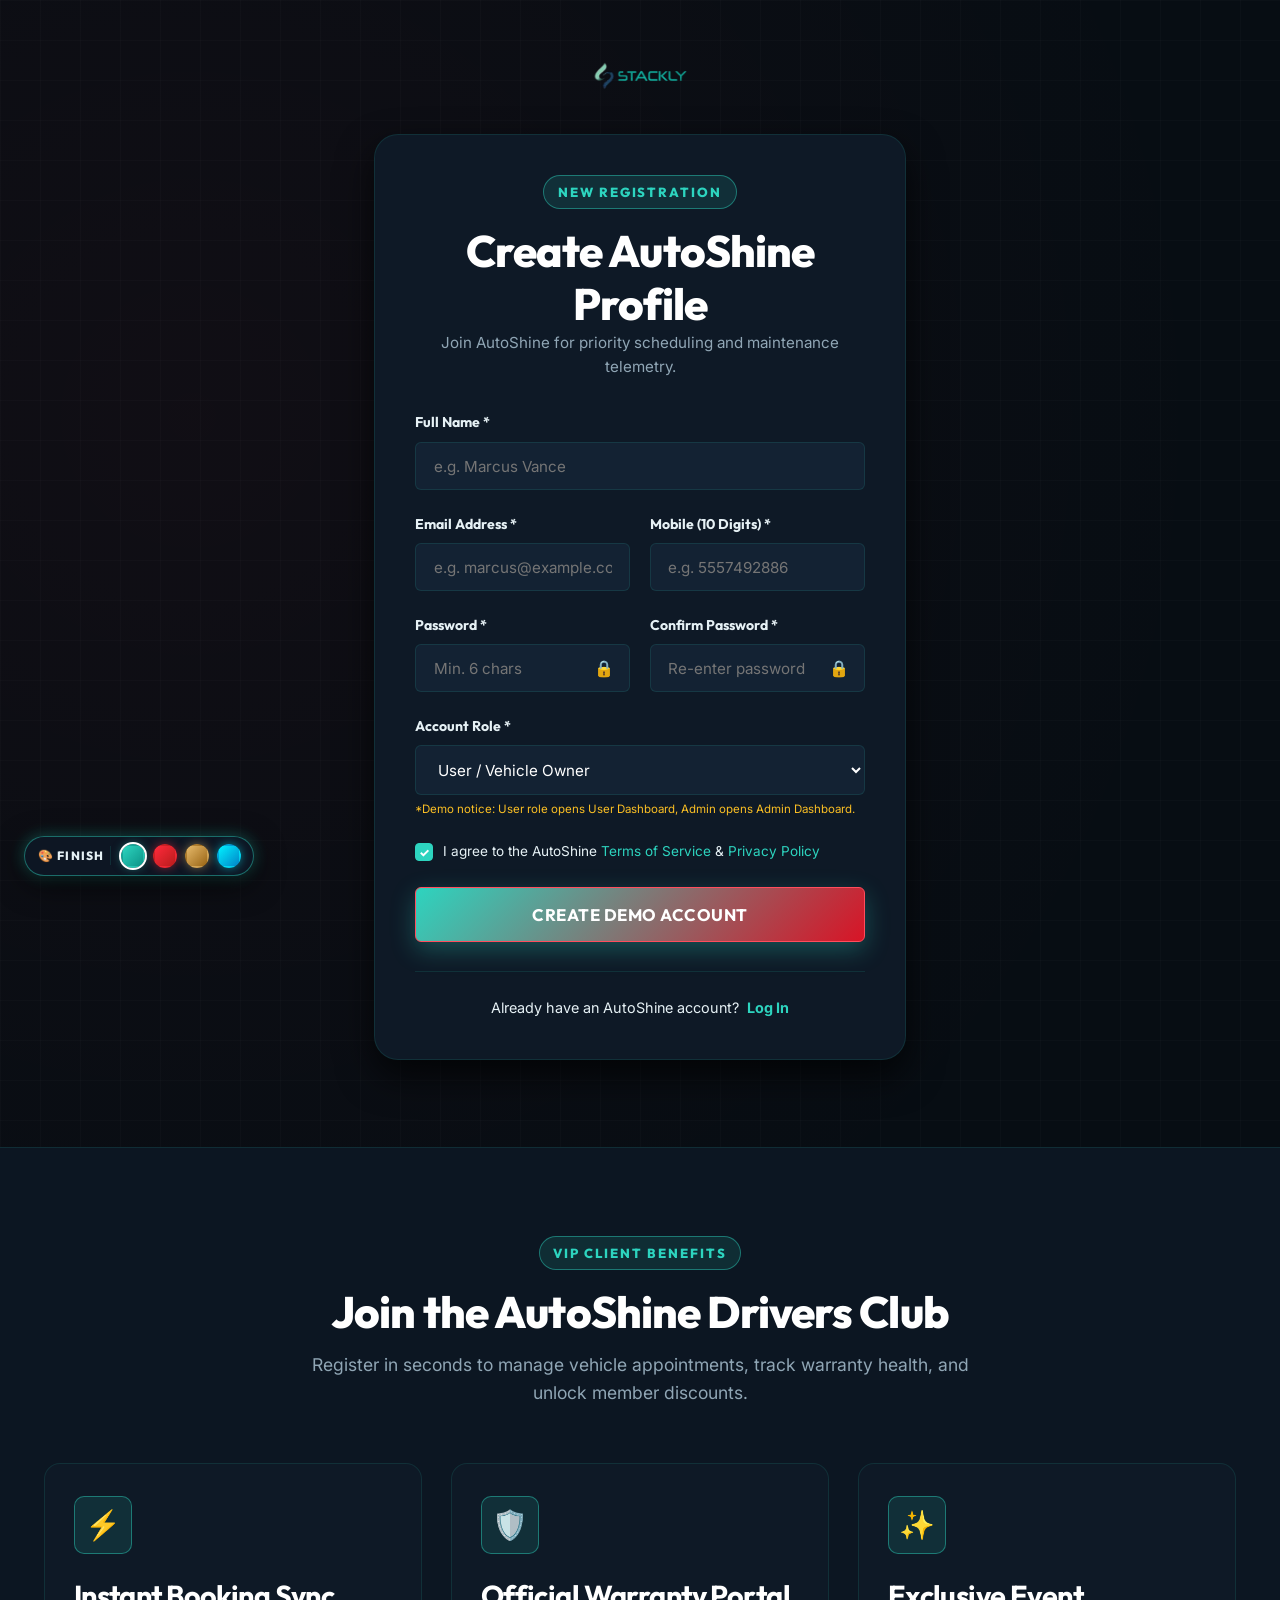
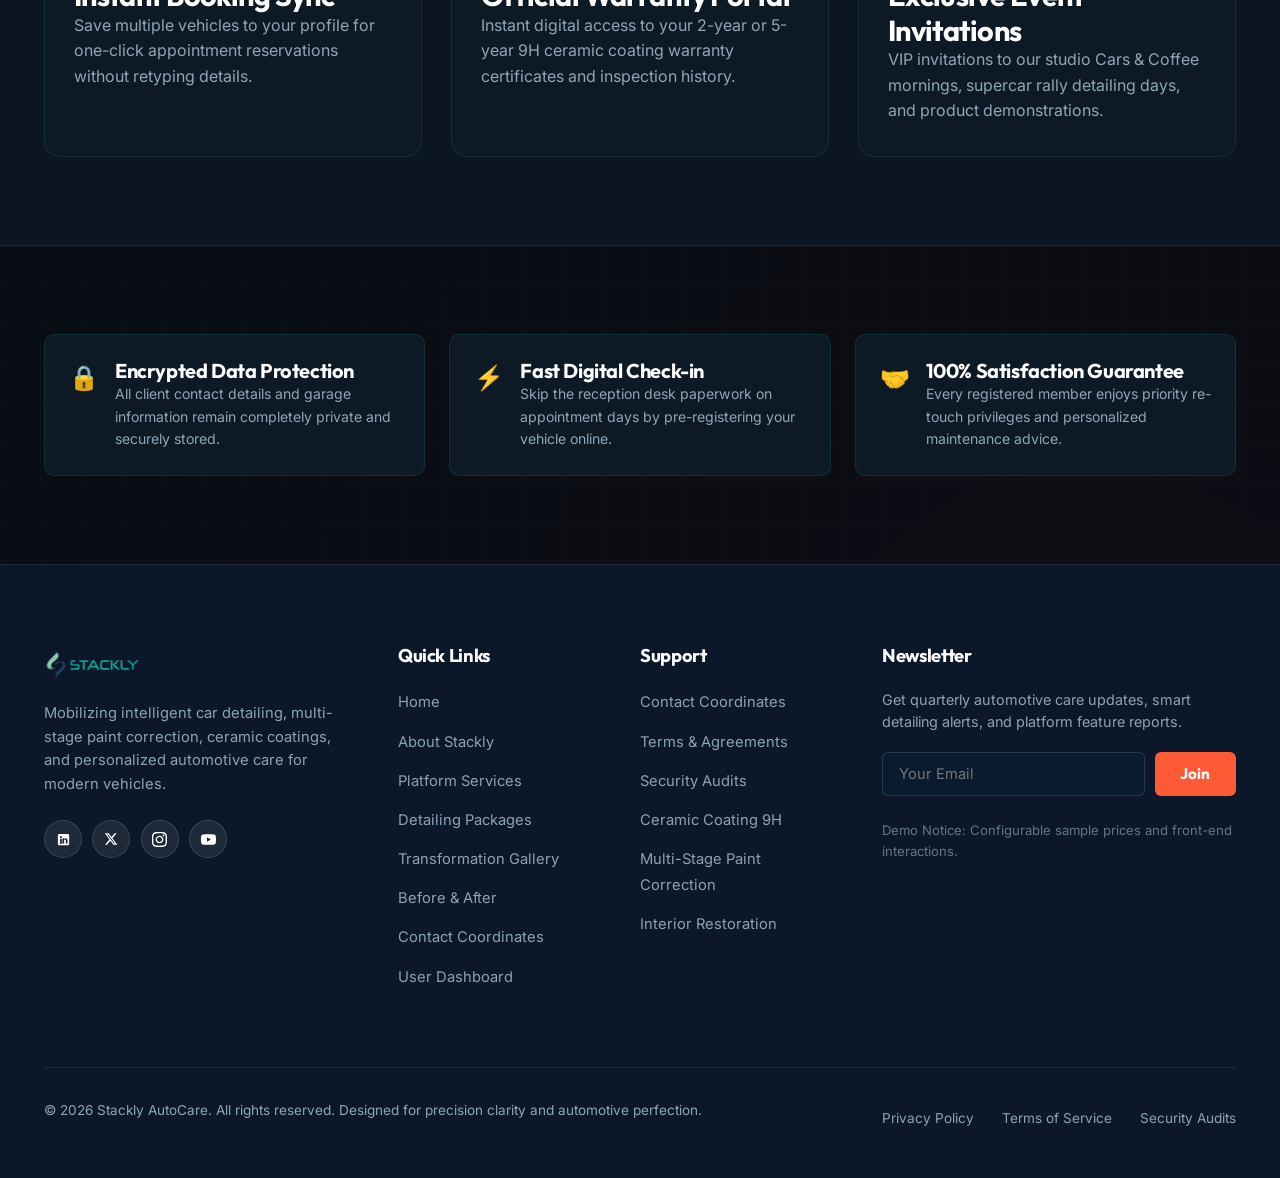
<file: register.html>
<!DOCTYPE html>
<html lang="en">
<head>
  <meta charset="UTF-8">
  <meta name="viewport" content="width=device-width, initial-scale=1.0">
  <title>Create an Account — AutoShine Automotive Care</title>
  <meta name="description" content="Register an AutoShine client or administrator account to track your vehicles, appointment history, and exclusive ceramic maintenance plans.">
  <link rel="icon" type="image/svg+xml" href="assets/images/favicon.svg">
  <link rel="stylesheet" href="css/style.css">
</head>
<body>

  <main>
    <!-- Section 1: Registration Form Section -->
    <section class="auth-section section-padding" style="min-height: 85vh; display: flex; align-items: center; justify-content: center; padding-top: 3.5rem;">
      <div class="container" style="max-width: 580px;">
        
        <!-- Brand Logo Header -->
        <div style="text-align: center; margin-bottom: 2rem;">
          <a href="index.html" class="brand-logo" aria-label="AutoShine Homepage" style="display: inline-block;">
            <img src="assets/images/logo-footer.webp" alt="Stackly Logo" width="160" height="44" style="margin: 0 auto;">
          </a>
        </div>

        <div class="booking-form-card" style="box-shadow: var(--shadow-lg);">
          <div style="text-align: center; margin-bottom: 2rem;">
            <span class="section-tag">New Registration</span>
            <h2>Create AutoShine Profile</h2>
            <p style="font-size: 0.95rem;">Join AutoShine for priority scheduling and maintenance telemetry.</p>
          </div>

          <form id="registerForm" novalidate>
            <div class="form-group">
              <label for="regName" class="form-label">Full Name *</label>
              <input type="text" id="regName" class="form-control" placeholder="e.g. Marcus Vance" required>
            </div>

            <div class="form-row">
              <div class="form-group">
                <label for="regEmail" class="form-label">Email Address *</label>
                <input type="email" id="regEmail" class="form-control" placeholder="e.g. marcus@example.com" required>
              </div>

              <div class="form-group">
                <label for="regPhone" class="form-label">Mobile (10 Digits) *</label>
                <input type="tel" id="regPhone" class="form-control" placeholder="e.g. 5557492886" maxlength="10" required>
              </div>
            </div>

            <div class="form-row">
              <div class="form-group">
                <label for="regPassword" class="form-label">Password *</label>
                <div class="password-wrap">
                  <input type="password" id="regPassword" class="form-control" placeholder="Min. 6 chars" required>
                  <button type="button" class="password-toggle" data-target="regPassword" aria-label="Toggle password visibility">🔒</button>
                </div>
              </div>

              <div class="form-group">
                <label for="regConfirmPassword" class="form-label">Confirm Password *</label>
                <div class="password-wrap">
                  <input type="password" id="regConfirmPassword" class="form-control" placeholder="Re-enter password" required>
                  <button type="button" class="password-toggle" data-target="regConfirmPassword" aria-label="Toggle password visibility">🔒</button>
                </div>
              </div>
            </div>

            <div class="form-group">
              <label for="regRole" class="form-label">Account Role *</label>
              <select id="regRole" class="form-control">
                <option value="user">User / Vehicle Owner</option>
                <option value="admin">Studio Administrator</option>
              </select>
              <span style="font-size: 0.72rem; color: #fbbf24; margin-top: 0.3rem; display: block;">
                *Demo notice: User role opens User Dashboard, Admin opens Admin Dashboard.
              </span>
            </div>

            <div style="margin-bottom: 1.5rem; font-size: 0.85rem;">
              <label class="checkbox-wrap">
                <input type="checkbox" id="agreeTerms" checked required>
                <span>I agree to the AutoShine <a href="404.html" style="color: var(--red-primary);">Terms of Service</a> & <a href="404.html" style="color: var(--red-primary);">Privacy Policy</a></span>
              </label>
            </div>

            <button type="submit" class="btn btn-primary btn-block btn-lg">Create Demo Account</button>
          </form>

          <div style="text-align: center; margin-top: 1.8rem; padding-top: 1.5rem; border-top: 1px solid var(--border-subtle); font-size: 0.9rem;">
            Already have an AutoShine account?
            <a href="login.html" class="text-red" style="font-weight: 700; margin-left: 0.3rem;">Log In</a>
          </div>
        </div>
      </div>
    </section>

    <!-- Section 2: Member Perks & Privileges -->
    <section class="section-padding" style="background: var(--bg-secondary); border-top: 1px solid var(--border-subtle); border-bottom: 1px solid var(--border-subtle);">
      <div class="container">
        <div class="section-header">
          <span class="section-tag">VIP Client Benefits</span>
          <h2>Join the AutoShine Drivers Club</h2>
          <p>Register in seconds to manage vehicle appointments, track warranty health, and unlock member discounts.</p>
        </div>

        <div class="cert-grid">
          <div class="cert-card">
            <div class="feature-icon-wrap">⚡</div>
            <h3>Instant Booking Sync</h3>
            <p>Save multiple vehicles to your profile for one-click appointment reservations without retyping details.</p>
          </div>

          <div class="cert-card">
            <div class="feature-icon-wrap">🛡️</div>
            <h3>Official Warranty Portal</h3>
            <p>Instant digital access to your 2-year or 5-year 9H ceramic coating warranty certificates and inspection history.</p>
          </div>

          <div class="cert-card">
            <div class="feature-icon-wrap">✨</div>
            <h3>Exclusive Event Invitations</h3>
            <p>VIP invitations to our studio Cars & Coffee mornings, supercar rally detailing days, and product demonstrations.</p>
          </div>
        </div>
      </div>
    </section>

    <!-- New Section 2: Security & Privacy Commitments -->
    <section class="section-padding">
      <div class="container">
        <div class="checklist-grid">
          <div class="checklist-card">
            <div class="checklist-icon">🔒</div>
            <div>
              <h4>Encrypted Data Protection</h4>
              <p style="font-size: 0.88rem; color: var(--silver-mid);">All client contact details and garage information remain completely private and securely stored.</p>
            </div>
          </div>

          <div class="checklist-card">
            <div class="checklist-icon">⚡</div>
            <div>
              <h4>Fast Digital Check-in</h4>
              <p style="font-size: 0.88rem; color: var(--silver-mid);">Skip the reception desk paperwork on appointment days by pre-registering your vehicle online.</p>
            </div>
          </div>

          <div class="checklist-card">
            <div class="checklist-icon">🤝</div>
            <div>
              <h4>100% Satisfaction Guarantee</h4>
              <p style="font-size: 0.88rem; color: var(--silver-mid);">Every registered member enjoys priority re-touch privileges and personalized maintenance advice.</p>
            </div>
          </div>
        </div>
      </div>
    </section>
  </main>

  <!-- Site Footer -->
  <footer class="site-footer">
    <div class="container">
      <div class="footer-grid">
        <div class="footer-col">
          <a href="index.html" class="brand-logo" style="margin-bottom: 1.2rem;">
            <img src="assets/images/logo-footer.webp" alt="Stackly Logo" width="144" height="40">
          </a>
          <p>
            Mobilizing intelligent car detailing, multi-stage paint correction, ceramic coatings, and personalized automotive care for modern vehicles.
          </p>
          <div class="social-links" style="margin-top: 1.5rem;">
            <a href="404.html" class="social-btn" aria-label="LinkedIn">
              <svg width="15" height="15" viewBox="0 0 24 24" fill="currentColor"><path d="M19 3a2 2 0 0 1 2 2v14a2 2 0 0 1-2 2H5a2 2 0 0 1-2-2V5a2 2 0 0 1 2-2h14m-.5 15.5v-5.3a3.26 3.26 0 0 0-3.26-3.26c-.85 0-1.84.52-2.28 1.3v-1.11h-2.79v8.37h2.79v-4.93c0-.77.62-1.4 1.39-1.4a1.4 1.4 0 0 1 1.4 1.4v4.93h2.75M6.46 10.9v8.37H9.2V10.9H6.46M7.83 6.25c-.9 0-1.62.72-1.62 1.62s.72 1.63 1.62 1.63 1.63-.73 1.63-1.63c0-.9-.73-1.62-1.63-1.62Z"/></svg>
            </a>
            <a href="404.html" class="social-btn" aria-label="X (Twitter)">
              <svg width="14" height="14" viewBox="0 0 24 24" fill="currentColor"><path d="M18.244 2.25h3.308l-7.227 8.26 8.502 11.24H16.17l-5.214-6.817L4.99 21.75H1.68l7.73-8.835L1.254 2.25H8.08l4.713 6.231zm-1.161 17.52h1.833L7.084 4.126H5.117z"/></svg>
            </a>
            <a href="404.html" class="social-btn" aria-label="Instagram">
              <svg width="15" height="15" viewBox="0 0 24 24" fill="currentColor"><path d="M12 2.163c3.204 0 3.584.012 4.85.07 3.252.148 4.771 1.691 4.919 4.919.058 1.265.069 1.645.069 4.849 0 3.205-.012 3.584-.069 4.849-.149 3.225-1.664 4.771-4.919 4.919-1.266.058-1.644.07-4.85.07-3.204 0-3.584-.012-4.849-.07-3.26-.149-4.771-1.699-4.919-4.92-.058-1.265-.07-1.644-.07-4.849 0-3.204.013-3.583.07-4.849.149-3.227 1.664-4.771 4.919-4.919 1.266-.057 1.645-.069 4.849-.069zm0-2.163c-3.259 0-3.667.014-4.947.072-4.358.2-6.78 2.618-6.98 6.98-.059 1.281-.073 1.689-.073 4.948 0 3.259.014 3.668.072 4.948.2 4.358 2.618 6.78 6.98 6.98 1.281.058 1.689.072 4.948.072 3.259 0 3.668-.014 4.948-.072 4.354-.2 6.782-2.618 6.979-6.98.059-1.28.073-1.689.073-4.948 0-3.259-.014-3.667-.072-4.947-.196-4.354-2.617-6.78-6.979-6.98-1.281-.059-1.69-.073-4.949-.073zm0 5.838c-3.403 0-6.162 2.759-6.162 6.162s2.759 6.163 6.162 6.163 6.162-2.759 6.162-6.163c0-3.403-2.759-6.162-6.162-6.162zm0 10.162c-2.209 0-4-1.79-4-4 0-2.209 1.791-4 4-4s4 1.791 4 4c0 2.21-1.791 4-4 4zm6.406-11.845c-.796 0-1.441.645-1.441 1.44s.645 1.44 1.441 1.44c.795 0 1.439-.645 1.439-1.44s-.644-1.44-1.439-1.44z"/></svg>
            </a>
            <a href="404.html" class="social-btn" aria-label="YouTube">
              <svg width="15" height="15" viewBox="0 0 24 24" fill="currentColor"><path d="M23.498 6.186a3.016 3.016 0 0 0-2.122-2.136C19.505 3.545 12 3.545 12 3.545s-7.505 0-9.377.505A3.017 3.017 0 0 0 .502 6.186C0 8.07 0 12 0 12s0 3.93.502 5.814a3.016 3.016 0 0 0 2.122 2.136c1.871.505 9.376.505 9.376.505s7.505 0 9.377-.505a3.015 3.015 0 0 0 2.122-2.136C24 15.93 24 12 24 12s0-3.93-.502-5.814zM9.545 15.568V8.432L15.818 12l-6.273 3.568z"/></svg>
            </a>
          </div>
        </div>

        <div class="footer-col">
          <h4>Quick Links</h4>
          <ul class="footer-links">
            <li><a href="index.html">Home</a></li>
            <li><a href="about.html">About Stackly</a></li>
            <li><a href="services.html">Platform Services</a></li>
            <li><a href="packages.html">Detailing Packages</a></li>
            <li><a href="gallery.html">Transformation Gallery</a></li>
            <li><a href="before-after.html">Before & After</a></li>
            <li><a href="contact.html">Contact Coordinates</a></li>
            <li><a href="user-dashboard.html">User Dashboard</a></li>
          </ul>
        </div>

        <div class="footer-col">
          <h4>Support</h4>
          <ul class="footer-links">
            <li><a href="contact.html">Contact Coordinates</a></li>
            <li><a href="404.html">Terms & Agreements</a></li>
            <li><a href="404.html">Security Audits</a></li>
            <li><a href="service-details.html">Ceramic Coating 9H</a></li>
            <li><a href="service-details.html">Multi-Stage Paint Correction</a></li>
            <li><a href="services.html">Interior Restoration</a></li>
          </ul>
        </div>

        <div class="footer-col footer-newsletter">
          <h4>Newsletter</h4>
          <p>Get quarterly automotive care updates, smart detailing alerts, and platform feature reports.</p>
          <form class="newsletter-form">
            <input type="email" placeholder="Your Email" required aria-label="Email for newsletter">
            <button type="submit">Join</button>
          </form>
          <div style="margin-top: 1.5rem; font-size: 0.82rem; color: #64748b;">
            Demo Notice: Configurable sample prices and front-end interactions.
          </div>
        </div>
      </div>

      <div class="footer-bottom">
        <p>© 2026 Stackly AutoCare. All rights reserved. Designed for precision clarity and automotive perfection.</p>
        <div>
          <a href="404.html" style="margin-right: 1.5rem;">Privacy Policy</a>
          <a href="404.html" style="margin-right: 1.5rem;">Terms of Service</a>
          <a href="404.html">Security Audits</a>
        </div>
      </div>
    </div>
  </footer>

  <script src="js/script.js"></script>
</body>
</html>
</file>
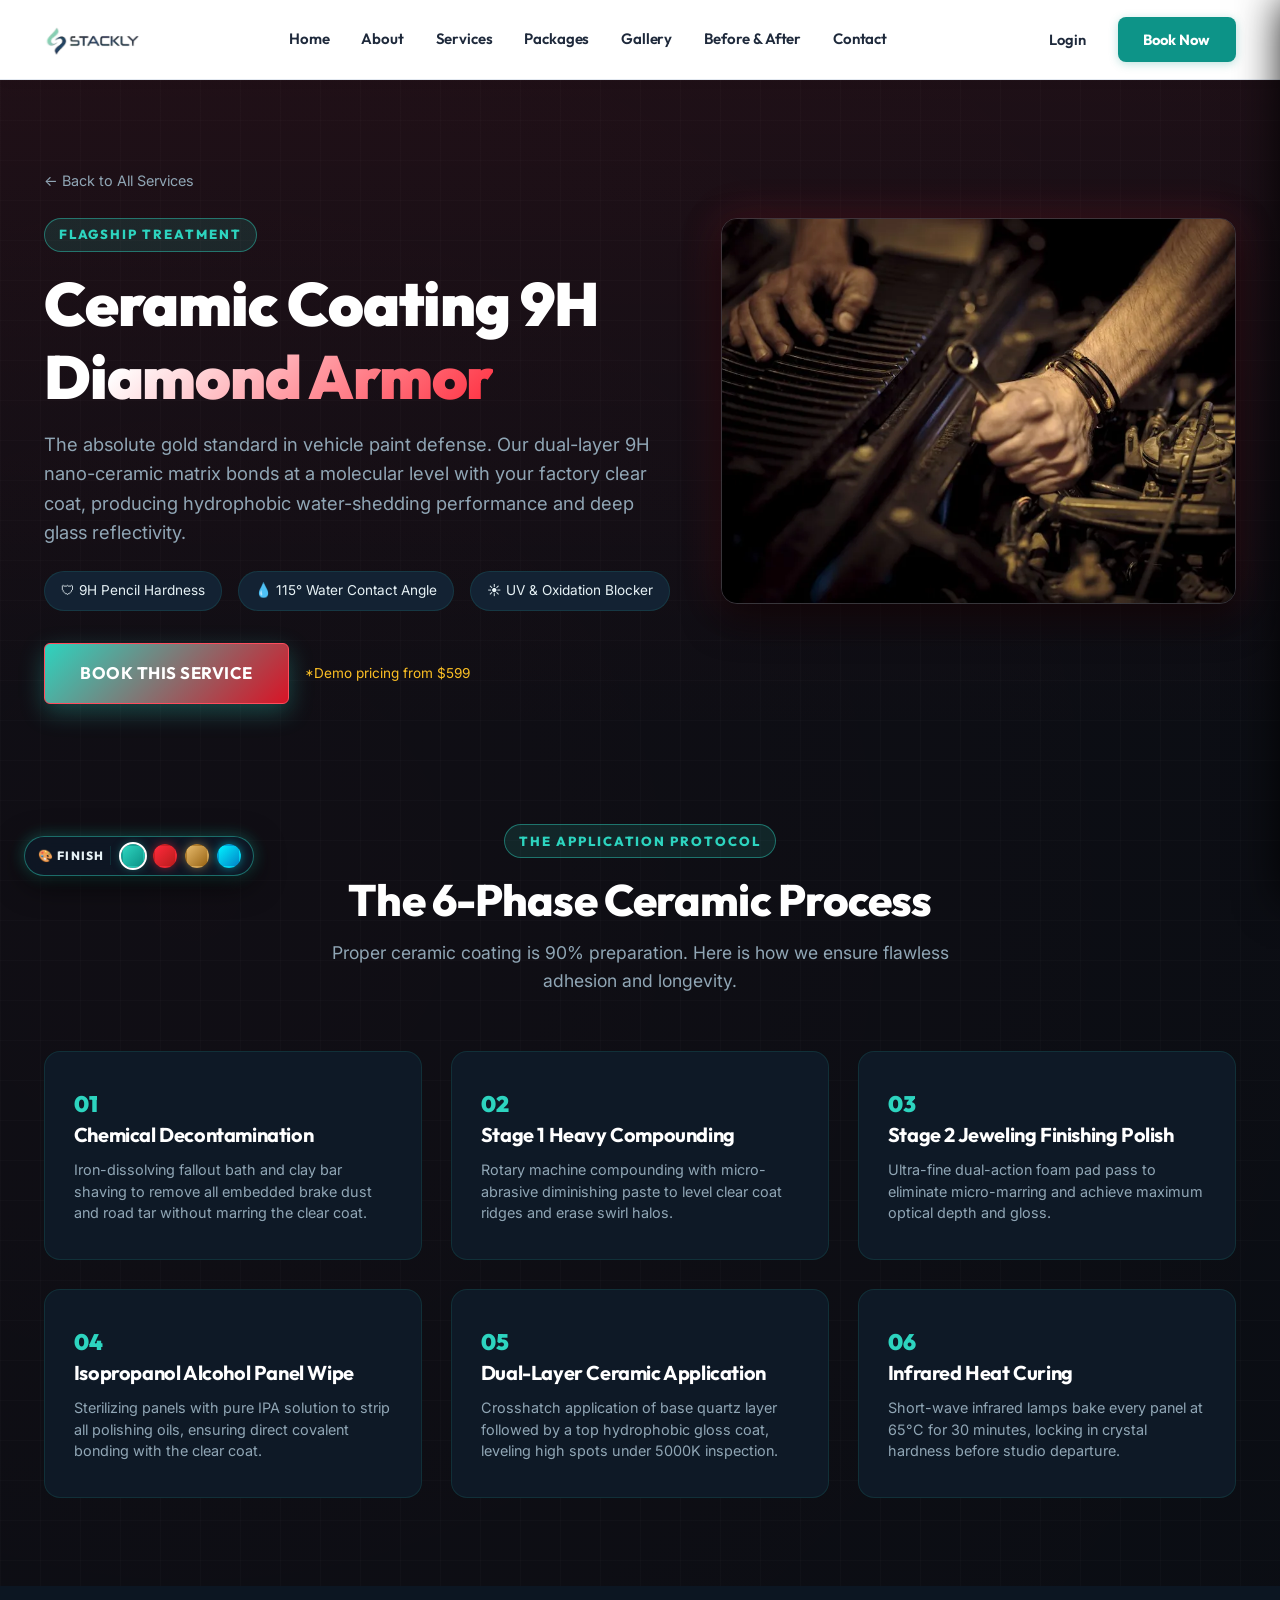
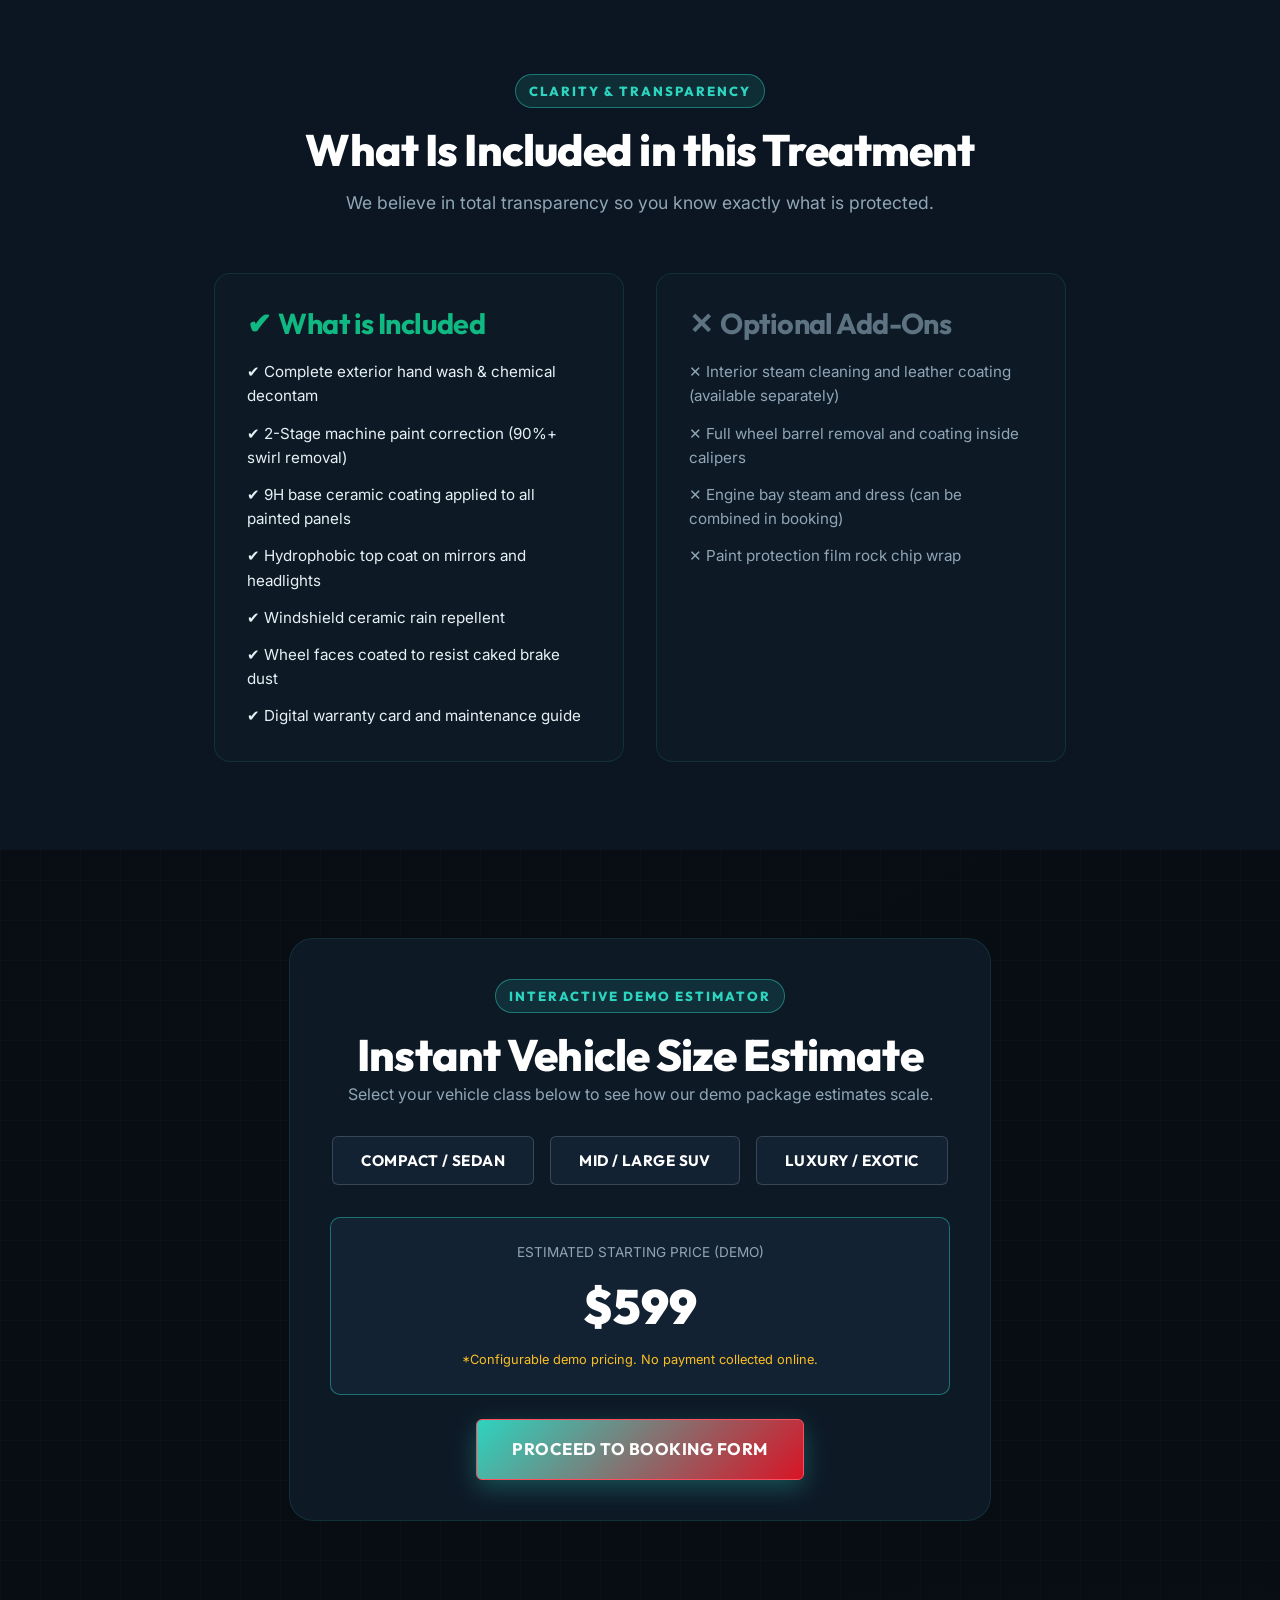
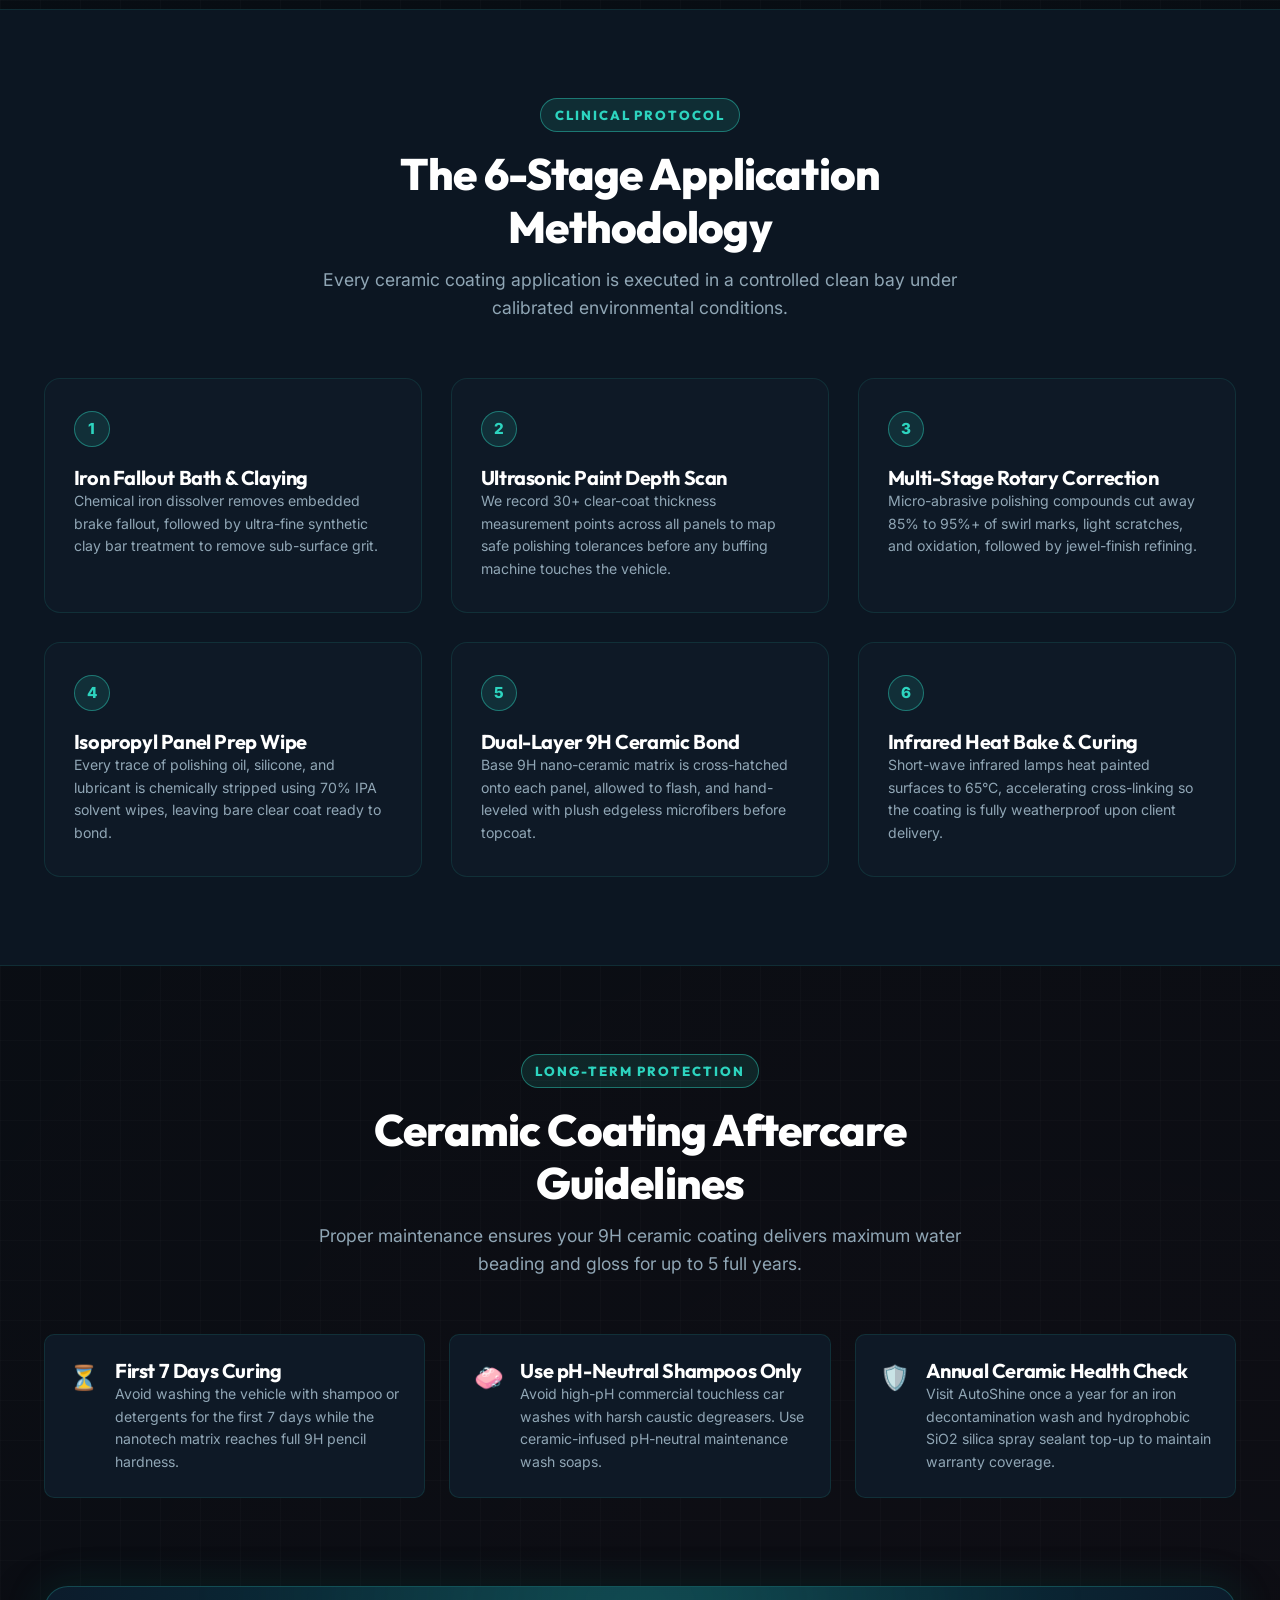
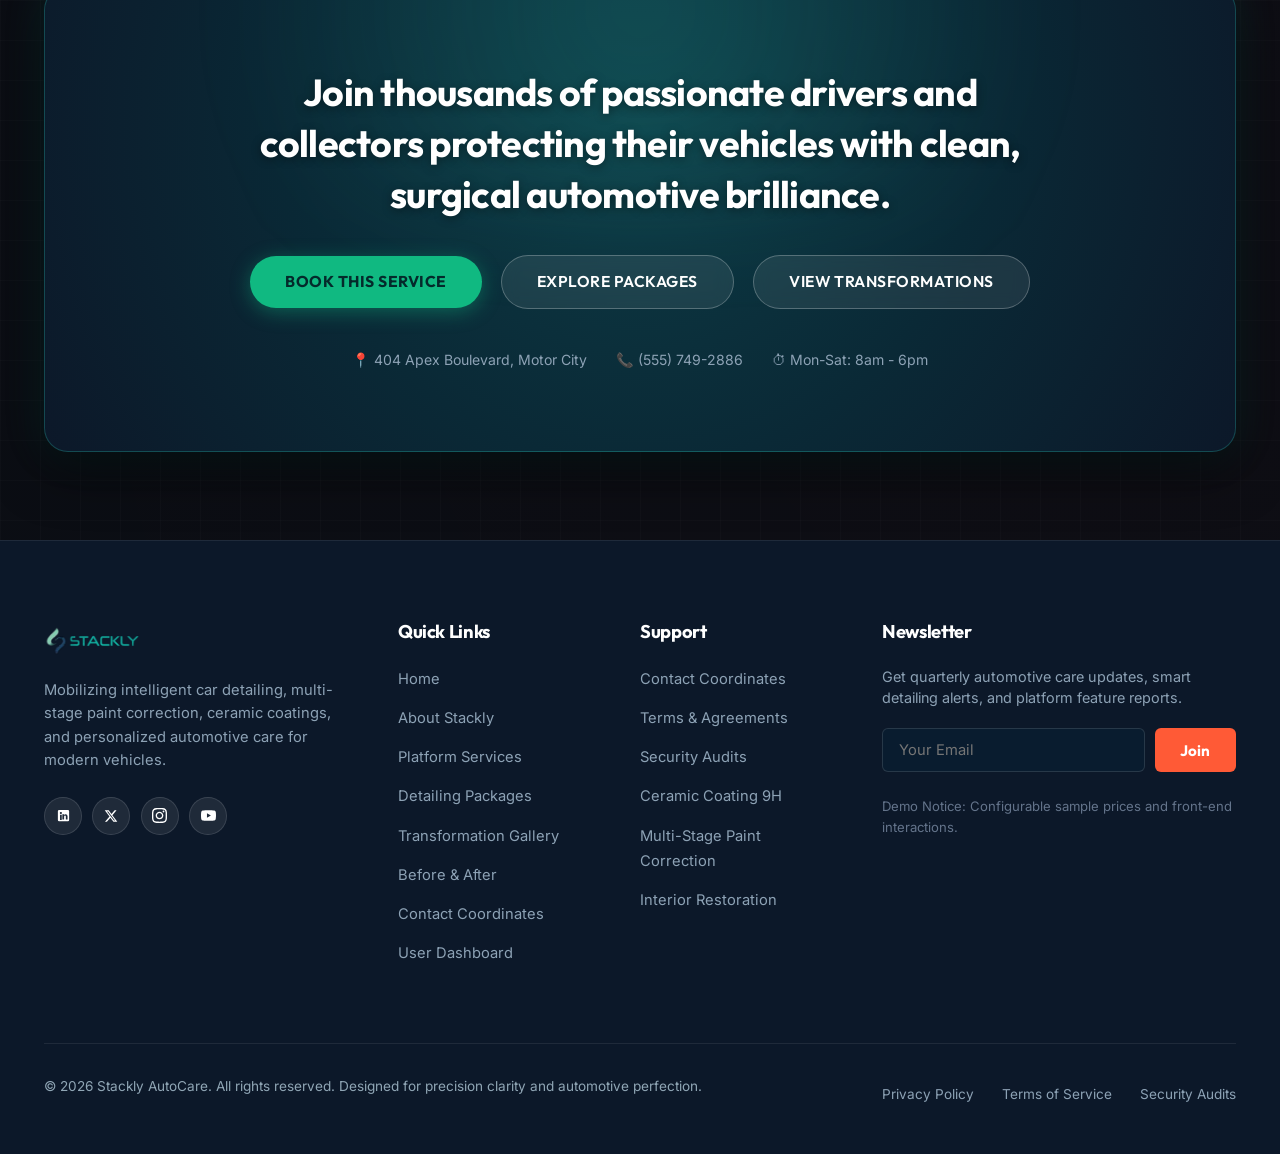
<file: service-details.html>
<!DOCTYPE html>
<html lang="en">
<head>
  <meta charset="UTF-8">
  <meta name="viewport" content="width=device-width, initial-scale=1.0">
  <title>Ceramic Coating 9H & Paint Correction — AutoShine Service Details</title>
  <meta name="description" content="Detailed technical breakdown of AutoShine's multi-stage paint correction and 9H nano-ceramic coating service. View process, specifications, and demo pricing.">
  <link rel="icon" type="image/svg+xml" href="assets/images/favicon.svg">
  <link rel="stylesheet" href="css/style.css">
</head>
<body class="has-navbar">

  <!-- Navigation Bar -->
  <header class="navbar">
    <div class="container navbar-container">
      <a href="index.html" class="brand-logo" aria-label="AutoShine Homepage">
        <img src="assets/images/logo-dark.webp" alt="Stackly Logo" width="144" height="40">
      </a>

      <nav class="nav-menu" aria-label="Main Navigation">
        <a href="index.html" class="nav-link">Home</a>
        <a href="about.html" class="nav-link">About</a>
        <a href="services.html" class="nav-link">Services</a>
        <a href="packages.html" class="nav-link">Packages</a>
        <a href="gallery.html" class="nav-link">Gallery</a>
        <a href="before-after.html" class="nav-link">Before & After</a>
        <a href="contact.html" class="nav-link">Contact</a>
      </nav>

      <div class="nav-actions">
        <a href="login.html" class="btn-login-link">Login</a>
        <a href="booking.html" class="btn btn-primary btn-sm">Book Now</a>
        <button class="hamburger" aria-label="Toggle navigation menu" aria-expanded="false">
          <span></span>
          <span></span>
          <span></span>
        </button>
      </div>
    </div>
  </header>

  <!-- Mobile Drawer -->
  <div class="mobile-drawer-overlay"></div>
  <aside class="mobile-drawer" aria-label="Mobile Navigation Drawer">
    <div class="mobile-drawer-header">
      <a href="index.html" class="brand-logo" aria-label="AutoShine Homepage">
        <img src="assets/images/logo-footer.webp" alt="Stackly Logo" width="130" height="34">
      </a>
      <button class="mobile-drawer-close" aria-label="Close navigation menu">✕</button>
    </div>
    <div class="mobile-drawer-links">
      <a href="index.html" class="nav-link">Home <span>→</span></a>
      <a href="about.html" class="nav-link">About Us <span>→</span></a>
      <a href="services.html" class="nav-link active">Services <span>→</span></a>
      <a href="packages.html" class="nav-link">Packages & Pricing <span>→</span></a>
      <a href="gallery.html" class="nav-link">Gallery <span>→</span></a>
      <a href="before-after.html" class="nav-link">Before & After <span>→</span></a>
      <a href="contact.html" class="nav-link">Locations & Contact <span>→</span></a>
      <a href="login.html" class="nav-link">Account Login <span>→</span></a>
    </div>
    <div class="mobile-drawer-footer">
      <a href="booking.html" class="btn btn-primary btn-block">Book an Appointment</a>
      <div class="mobile-drawer-contact">
        <p class="drawer-contact-item">
          <span>📍</span> 404 Apex Blvd, Motor City
        </p>
        <p class="drawer-contact-item">
          <span>📞</span> <a href="tel:5557492886">(555) 749-2886</a>
        </p>
        <p class="drawer-contact-item">
          <span>✉️</span> <a href="mailto:concierge@autoshine-demo.com">concierge@autoshine-demo.com</a>
        </p>
      </div>
    </div>
  </aside>

  <main>
    <!-- Service Hero -->
    <section class="section-padding" style="background: linear-gradient(180deg, rgba(255,42,59,0.08) 0%, transparent 100%); padding-bottom: 2rem;">
      <div class="container">
        <div style="margin-bottom: 1.5rem;">
          <a href="services.html" style="color: var(--silver-mid); font-size: 0.9rem;">← Back to All Services</a>
        </div>
        <div class="hero-grid contact-split-grid">
          <div>
            <span class="section-tag">Flagship Treatment</span>
            <h1>Ceramic Coating <span class="text-gradient">9H Diamond Armor</span></h1>
            <p style="font-size: 1.15rem; margin-top: 1rem;">
              The absolute gold standard in vehicle paint defense. Our dual-layer 9H nano-ceramic matrix bonds at a molecular level with your factory clear coat, producing hydrophobic water-shedding performance and deep glass reflectivity.
            </p>
            <div style="display: flex; flex-wrap: wrap; gap: 1rem; margin-top: 1.5rem;">
              <span style="background: var(--bg-tertiary); border: 1px solid var(--border-subtle); padding: 0.5rem 1rem; border-radius: 999px; font-size: 0.85rem;">🛡 9H Pencil Hardness</span>
              <span style="background: var(--bg-tertiary); border: 1px solid var(--border-subtle); padding: 0.5rem 1rem; border-radius: 999px; font-size: 0.85rem;">💧 115° Water Contact Angle</span>
              <span style="background: var(--bg-tertiary); border: 1px solid var(--border-subtle); padding: 0.5rem 1rem; border-radius: 999px; font-size: 0.85rem;">☀️ UV & Oxidation Blocker</span>
            </div>
            <div style="margin-top: 2rem; display: flex; gap: 1rem; align-items: center;">
              <a href="booking.html?service=ceramic" class="btn btn-primary btn-lg">Book This Service</a>
              <span style="font-size: 0.85rem; color: #fbbf24;">*Demo pricing from $599</span>
            </div>
          </div>

          <div class="hero-image-frame" style="transform: none;">
            <img src="assets/images/service-ceramic-coating.webp" alt="Hydrophobic ceramic water beading" width="800" height="500" loading="lazy">
          </div>
        </div>
      </div>
    </section>

    <!-- Technical Specs & Workflow -->
    <section class="section-padding">
      <div class="container">
        <div class="section-header">
          <span class="section-tag">The Application Protocol</span>
          <h2>The 6-Phase Ceramic Process</h2>
          <p>Proper ceramic coating is 90% preparation. Here is how we ensure flawless adhesion and longevity.</p>
        </div>

        <div style="display: grid; grid-template-columns: repeat(auto-fit, minmax(320px, 1fr)); gap: 1.8rem;">
          <div class="feature-box">
            <span class="text-red" style="font-family: var(--font-heading); font-size: 1.4rem; font-weight: 900;">01</span>
            <h3>Chemical Decontamination</h3>
            <p>Iron-dissolving fallout bath and clay bar shaving to remove all embedded brake dust and road tar without marring the clear coat.</p>
          </div>

          <div class="feature-box">
            <span class="text-red" style="font-family: var(--font-heading); font-size: 1.4rem; font-weight: 900;">02</span>
            <h3>Stage 1 Heavy Compounding</h3>
            <p>Rotary machine compounding with micro-abrasive diminishing paste to level clear coat ridges and erase swirl halos.</p>
          </div>

          <div class="feature-box">
            <span class="text-red" style="font-family: var(--font-heading); font-size: 1.4rem; font-weight: 900;">03</span>
            <h3>Stage 2 Jeweling Finishing Polish</h3>
            <p>Ultra-fine dual-action foam pad pass to eliminate micro-marring and achieve maximum optical depth and gloss.</p>
          </div>

          <div class="feature-box">
            <span class="text-red" style="font-family: var(--font-heading); font-size: 1.4rem; font-weight: 900;">04</span>
            <h3>Isopropanol Alcohol Panel Wipe</h3>
            <p>Sterilizing panels with pure IPA solution to strip all polishing oils, ensuring direct covalent bonding with the clear coat.</p>
          </div>

          <div class="feature-box">
            <span class="text-red" style="font-family: var(--font-heading); font-size: 1.4rem; font-weight: 900;">05</span>
            <h3>Dual-Layer Ceramic Application</h3>
            <p>Crosshatch application of base quartz layer followed by a top hydrophobic gloss coat, leveling high spots under 5000K inspection.</p>
          </div>

          <div class="feature-box">
            <span class="text-red" style="font-family: var(--font-heading); font-size: 1.4rem; font-weight: 900;">06</span>
            <h3>Infrared Heat Curing</h3>
            <p>Short-wave infrared lamps bake every panel at 65°C for 30 minutes, locking in crystal hardness before studio departure.</p>
          </div>
        </div>
      </div>
    </section>

    <!-- Included vs Excluded Matrix -->
    <section class="section-padding" style="background: var(--bg-secondary);">
      <div class="container" style="max-width: 900px;">
        <div class="section-header">
          <span class="section-tag">Clarity & Transparency</span>
          <h2>What Is Included in this Treatment</h2>
          <p>We believe in total transparency so you know exactly what is protected.</p>
        </div>

        <div class="two-col-grid">
          <div style="background: var(--bg-card); border: 1px solid var(--border-subtle); border-radius: var(--radius-lg); padding: 2rem;">
            <h3 style="color: #10b981; margin-bottom: 1.2rem; display: flex; align-items: center; gap: 0.5rem;">
              <span>✔</span> What is Included
            </h3>
            <ul style="display: flex; flex-direction: column; gap: 0.8rem; font-size: 0.95rem;">
              <li>✔ Complete exterior hand wash & chemical decontam</li>
              <li>✔ 2-Stage machine paint correction (90%+ swirl removal)</li>
              <li>✔ 9H base ceramic coating applied to all painted panels</li>
              <li>✔ Hydrophobic top coat on mirrors and headlights</li>
              <li>✔ Windshield ceramic rain repellent</li>
              <li>✔ Wheel faces coated to resist caked brake dust</li>
              <li>✔ Digital warranty card and maintenance guide</li>
            </ul>
          </div>

          <div style="background: var(--bg-card); border: 1px solid var(--border-subtle); border-radius: var(--radius-lg); padding: 2rem;">
            <h3 style="color: var(--silver-dark); margin-bottom: 1.2rem; display: flex; align-items: center; gap: 0.5rem;">
              <span>✕</span> Optional Add-Ons
            </h3>
            <ul style="display: flex; flex-direction: column; gap: 0.8rem; font-size: 0.95rem; color: var(--silver-mid);">
              <li>✕ Interior steam cleaning and leather coating (available separately)</li>
              <li>✕ Full wheel barrel removal and coating inside calipers</li>
              <li>✕ Engine bay steam and dress (can be combined in booking)</li>
              <li>✕ Paint protection film rock chip wrap</li>
            </ul>
          </div>
        </div>
      </div>
    </section>

    <!-- Pricing Calculator Demonstration -->
    <section class="section-padding">
      <div class="container" style="max-width: 750px;">
        <div class="booking-form-card" style="text-align: center;">
          <span class="section-tag">Interactive Demo Estimator</span>
          <h2>Instant Vehicle Size Estimate</h2>
          <p style="margin-bottom: 1.8rem;">Select your vehicle class below to see how our demo package estimates scale.</p>

          <div style="display: flex; justify-content: center; gap: 1rem; flex-wrap: wrap; margin-bottom: 2rem;">
            <button class="btn btn-secondary calc-vtype active" data-mult="1.0" onclick="updateDetailCalc(1.0, this)">Compact / Sedan</button>
            <button class="btn btn-secondary calc-vtype" data-mult="1.15" onclick="updateDetailCalc(1.15, this)">Mid / Large SUV</button>
            <button class="btn btn-secondary calc-vtype" data-mult="1.25" onclick="updateDetailCalc(1.25, this)">Luxury / Exotic</button>
          </div>

          <div style="background: var(--bg-tertiary); border: 1px solid var(--border-red); border-radius: var(--radius-md); padding: 1.5rem; margin-bottom: 1.5rem;">
            <div style="font-size: 0.85rem; color: var(--silver-mid); text-transform: uppercase;">Estimated Starting Price (Demo)</div>
            <div id="calcEstimatedPrice" style="font-family: var(--font-heading); font-size: 3rem; font-weight: 900; color: #fff; margin: 0.3rem 0;">
              $599
            </div>
            <div style="font-size: 0.8rem; color: #fbbf24;">*Configurable demo pricing. No payment collected online.</div>
          </div>

          <a href="booking.html?service=ceramic" class="btn btn-primary btn-lg">Proceed to Booking Form</a>
        </div>
      </div>
    </section>
      <!-- New Section 1: 6-Stage Application Protocol -->
    <section class="section-padding" style="background: var(--bg-secondary); border-top: 1px solid var(--border-subtle); border-bottom: 1px solid var(--border-subtle);">
      <div class="container">
        <div class="section-header">
          <span class="section-tag">Clinical Protocol</span>
          <h2>The 6-Stage Application Methodology</h2>
          <p>Every ceramic coating application is executed in a controlled clean bay under calibrated environmental conditions.</p>
        </div>

        <div class="step-grid">
          <div class="step-card">
            <div class="step-badge">1</div>
            <h4>Iron Fallout Bath & Claying</h4>
            <p style="font-size: 0.88rem; color: var(--silver-mid);">Chemical iron dissolver removes embedded brake fallout, followed by ultra-fine synthetic clay bar treatment to remove sub-surface grit.</p>
          </div>

          <div class="step-card">
            <div class="step-badge">2</div>
            <h4>Ultrasonic Paint Depth Scan</h4>
            <p style="font-size: 0.88rem; color: var(--silver-mid);">We record 30+ clear-coat thickness measurement points across all panels to map safe polishing tolerances before any buffing machine touches the vehicle.</p>
          </div>

          <div class="step-card">
            <div class="step-badge">3</div>
            <h4>Multi-Stage Rotary Correction</h4>
            <p style="font-size: 0.88rem; color: var(--silver-mid);">Micro-abrasive polishing compounds cut away 85% to 95%+ of swirl marks, light scratches, and oxidation, followed by jewel-finish refining.</p>
          </div>

          <div class="step-card">
            <div class="step-badge">4</div>
            <h4>Isopropyl Panel Prep Wipe</h4>
            <p style="font-size: 0.88rem; color: var(--silver-mid);">Every trace of polishing oil, silicone, and lubricant is chemically stripped using 70% IPA solvent wipes, leaving bare clear coat ready to bond.</p>
          </div>

          <div class="step-card">
            <div class="step-badge">5</div>
            <h4>Dual-Layer 9H Ceramic Bond</h4>
            <p style="font-size: 0.88rem; color: var(--silver-mid);">Base 9H nano-ceramic matrix is cross-hatched onto each panel, allowed to flash, and hand-leveled with plush edgeless microfibers before topcoat.</p>
          </div>

          <div class="step-card">
            <div class="step-badge">6</div>
            <h4>Infrared Heat Bake & Curing</h4>
            <p style="font-size: 0.88rem; color: var(--silver-mid);">Short-wave infrared lamps heat painted surfaces to 65°C, accelerating cross-linking so the coating is fully weatherproof upon client delivery.</p>
          </div>
        </div>
      </div>
    </section>

    <!-- New Section 2: Post-Care & Curing Instructions -->
    <section class="section-padding">
      <div class="container">
        <div class="section-header">
          <span class="section-tag">Long-Term Protection</span>
          <h2>Ceramic Coating Aftercare Guidelines</h2>
          <p>Proper maintenance ensures your 9H ceramic coating delivers maximum water beading and gloss for up to 5 full years.</p>
        </div>

        <div class="checklist-grid">
          <div class="checklist-card">
            <div class="checklist-icon">⏳</div>
            <div>
              <h4>First 7 Days Curing</h4>
              <p style="font-size: 0.88rem; color: var(--silver-mid);">Avoid washing the vehicle with shampoo or detergents for the first 7 days while the nanotech matrix reaches full 9H pencil hardness.</p>
            </div>
          </div>

          <div class="checklist-card">
            <div class="checklist-icon">🧼</div>
            <div>
              <h4>Use pH-Neutral Shampoos Only</h4>
              <p style="font-size: 0.88rem; color: var(--silver-mid);">Avoid high-pH commercial touchless car washes with harsh caustic degreasers. Use ceramic-infused pH-neutral maintenance wash soaps.</p>
            </div>
          </div>

          <div class="checklist-card">
            <div class="checklist-icon">🛡️</div>
            <div>
              <h4>Annual Ceramic Health Check</h4>
              <p style="font-size: 0.88rem; color: var(--silver-mid);">Visit AutoShine once a year for an iron decontamination wash and hydrophobic SiO2 silica spray sealant top-up to maintain warranty coverage.</p>
            </div>
          </div>
        </div>
      </div>
    </section>

    <!-- New Section 3: Signature Stackly CTA Banner -->
    <section class="section-padding" style="padding-top: 0;">
      <div class="container">
        <div class="cta-banner">
          <div class="cta-banner-content">
            <h2 class="cta-heading">Join thousands of passionate drivers and collectors protecting their vehicles with clean, surgical automotive brilliance.</h2>
            <div class="cta-buttons">
              <a href="booking.html?service=ceramic" class="btn btn-mint-pill">Book This Service</a>
              <a href="packages.html" class="btn btn-glass-pill">Explore Packages</a>
              <a href="gallery.html" class="btn btn-glass-pill">View Transformations</a>
            </div>
            <div class="cta-contact-strip">
              <span>📍 404 Apex Boulevard, Motor City</span>
              <span>📞 (555) 749-2886</span>
              <span>⏱ Mon-Sat: 8am - 6pm</span>
            </div>
          </div>
        </div>
      </div>
    </section>
  </main>

  <!-- Site Footer -->
  <footer class="site-footer">
    <div class="container">
      <div class="footer-grid">
        <div class="footer-col">
          <a href="index.html" class="brand-logo" style="margin-bottom: 1.2rem;">
            <img src="assets/images/logo-footer.webp" alt="Stackly Logo" width="144" height="40">
          </a>
          <p>
            Mobilizing intelligent car detailing, multi-stage paint correction, ceramic coatings, and personalized automotive care for modern vehicles.
          </p>
          <div class="social-links" style="margin-top: 1.5rem;">
            <a href="404.html" class="social-btn" aria-label="LinkedIn">
              <svg width="15" height="15" viewBox="0 0 24 24" fill="currentColor"><path d="M19 3a2 2 0 0 1 2 2v14a2 2 0 0 1-2 2H5a2 2 0 0 1-2-2V5a2 2 0 0 1 2-2h14m-.5 15.5v-5.3a3.26 3.26 0 0 0-3.26-3.26c-.85 0-1.84.52-2.28 1.3v-1.11h-2.79v8.37h2.79v-4.93c0-.77.62-1.4 1.39-1.4a1.4 1.4 0 0 1 1.4 1.4v4.93h2.75M6.46 10.9v8.37H9.2V10.9H6.46M7.83 6.25c-.9 0-1.62.72-1.62 1.62s.72 1.63 1.62 1.63 1.63-.73 1.63-1.63c0-.9-.73-1.62-1.63-1.62Z"/></svg>
            </a>
            <a href="404.html" class="social-btn" aria-label="X (Twitter)">
              <svg width="14" height="14" viewBox="0 0 24 24" fill="currentColor"><path d="M18.244 2.25h3.308l-7.227 8.26 8.502 11.24H16.17l-5.214-6.817L4.99 21.75H1.68l7.73-8.835L1.254 2.25H8.08l4.713 6.231zm-1.161 17.52h1.833L7.084 4.126H5.117z"/></svg>
            </a>
            <a href="404.html" class="social-btn" aria-label="Instagram">
              <svg width="15" height="15" viewBox="0 0 24 24" fill="currentColor"><path d="M12 2.163c3.204 0 3.584.012 4.85.07 3.252.148 4.771 1.691 4.919 4.919.058 1.265.069 1.645.069 4.849 0 3.205-.012 3.584-.069 4.849-.149 3.225-1.664 4.771-4.919 4.919-1.266.058-1.644.07-4.85.07-3.204 0-3.584-.012-4.849-.07-3.26-.149-4.771-1.699-4.919-4.92-.058-1.265-.07-1.644-.07-4.849 0-3.204.013-3.583.07-4.849.149-3.227 1.664-4.771 4.919-4.919 1.266-.057 1.645-.069 4.849-.069zm0-2.163c-3.259 0-3.667.014-4.947.072-4.358.2-6.78 2.618-6.98 6.98-.059 1.281-.073 1.689-.073 4.948 0 3.259.014 3.668.072 4.948.2 4.358 2.618 6.78 6.98 6.98 1.281.058 1.689.072 4.948.072 3.259 0 3.668-.014 4.948-.072 4.354-.2 6.782-2.618 6.979-6.98.059-1.28.073-1.689.073-4.948 0-3.259-.014-3.667-.072-4.947-.196-4.354-2.617-6.78-6.979-6.98-1.281-.059-1.69-.073-4.949-.073zm0 5.838c-3.403 0-6.162 2.759-6.162 6.162s2.759 6.163 6.162 6.163 6.162-2.759 6.162-6.163c0-3.403-2.759-6.162-6.162-6.162zm0 10.162c-2.209 0-4-1.79-4-4 0-2.209 1.791-4 4-4s4 1.791 4 4c0 2.21-1.791 4-4 4zm6.406-11.845c-.796 0-1.441.645-1.441 1.44s.645 1.44 1.441 1.44c.795 0 1.439-.645 1.439-1.44s-.644-1.44-1.439-1.44z"/></svg>
            </a>
            <a href="404.html" class="social-btn" aria-label="YouTube">
              <svg width="15" height="15" viewBox="0 0 24 24" fill="currentColor"><path d="M23.498 6.186a3.016 3.016 0 0 0-2.122-2.136C19.505 3.545 12 3.545 12 3.545s-7.505 0-9.377.505A3.017 3.017 0 0 0 .502 6.186C0 8.07 0 12 0 12s0 3.93.502 5.814a3.016 3.016 0 0 0 2.122 2.136c1.871.505 9.376.505 9.376.505s7.505 0 9.377-.505a3.015 3.015 0 0 0 2.122-2.136C24 15.93 24 12 24 12s0-3.93-.502-5.814zM9.545 15.568V8.432L15.818 12l-6.273 3.568z"/></svg>
            </a>
          </div>
        </div>

        <div class="footer-col">
          <h4>Quick Links</h4>
          <ul class="footer-links">
            <li><a href="index.html">Home</a></li>
            <li><a href="about.html">About Stackly</a></li>
            <li><a href="services.html">Platform Services</a></li>
            <li><a href="packages.html">Detailing Packages</a></li>
            <li><a href="gallery.html">Transformation Gallery</a></li>
            <li><a href="before-after.html">Before & After</a></li>
            <li><a href="contact.html">Contact Coordinates</a></li>
            <li><a href="user-dashboard.html">User Dashboard</a></li>
          </ul>
        </div>

        <div class="footer-col">
          <h4>Support</h4>
          <ul class="footer-links">
            <li><a href="contact.html">Contact Coordinates</a></li>
            <li><a href="404.html">Terms & Agreements</a></li>
            <li><a href="404.html">Security Audits</a></li>
            <li><a href="service-details.html">Ceramic Coating 9H</a></li>
            <li><a href="service-details.html">Multi-Stage Paint Correction</a></li>
            <li><a href="services.html">Interior Restoration</a></li>
          </ul>
        </div>

        <div class="footer-col footer-newsletter">
          <h4>Newsletter</h4>
          <p>Get quarterly automotive care updates, smart detailing alerts, and platform feature reports.</p>
          <form class="newsletter-form">
            <input type="email" placeholder="Your Email" required aria-label="Email for newsletter">
            <button type="submit">Join</button>
          </form>
          <div style="margin-top: 1.5rem; font-size: 0.82rem; color: #64748b;">
            Demo Notice: Configurable sample prices and front-end interactions.
          </div>
        </div>
      </div>

      <div class="footer-bottom">
        <p>© 2026 Stackly AutoCare. All rights reserved. Designed for precision clarity and automotive perfection.</p>
        <div>
          <a href="404.html" style="margin-right: 1.5rem;">Privacy Policy</a>
          <a href="404.html" style="margin-right: 1.5rem;">Terms of Service</a>
          <a href="404.html">Security Audits</a>
        </div>
      </div>
    </div>
  </footer>

  <script src="js/script.js"></script>
  <script>
    function updateDetailCalc(mult, btn) {
      document.querySelectorAll('.calc-vtype').forEach(b => b.classList.remove('active'));
      btn.classList.add('active');
      const base = 599;
      const total = Math.round(base * mult);
      document.getElementById('calcEstimatedPrice').textContent = '$' + total;
    }
  </script>
</body>
</html>
</file>
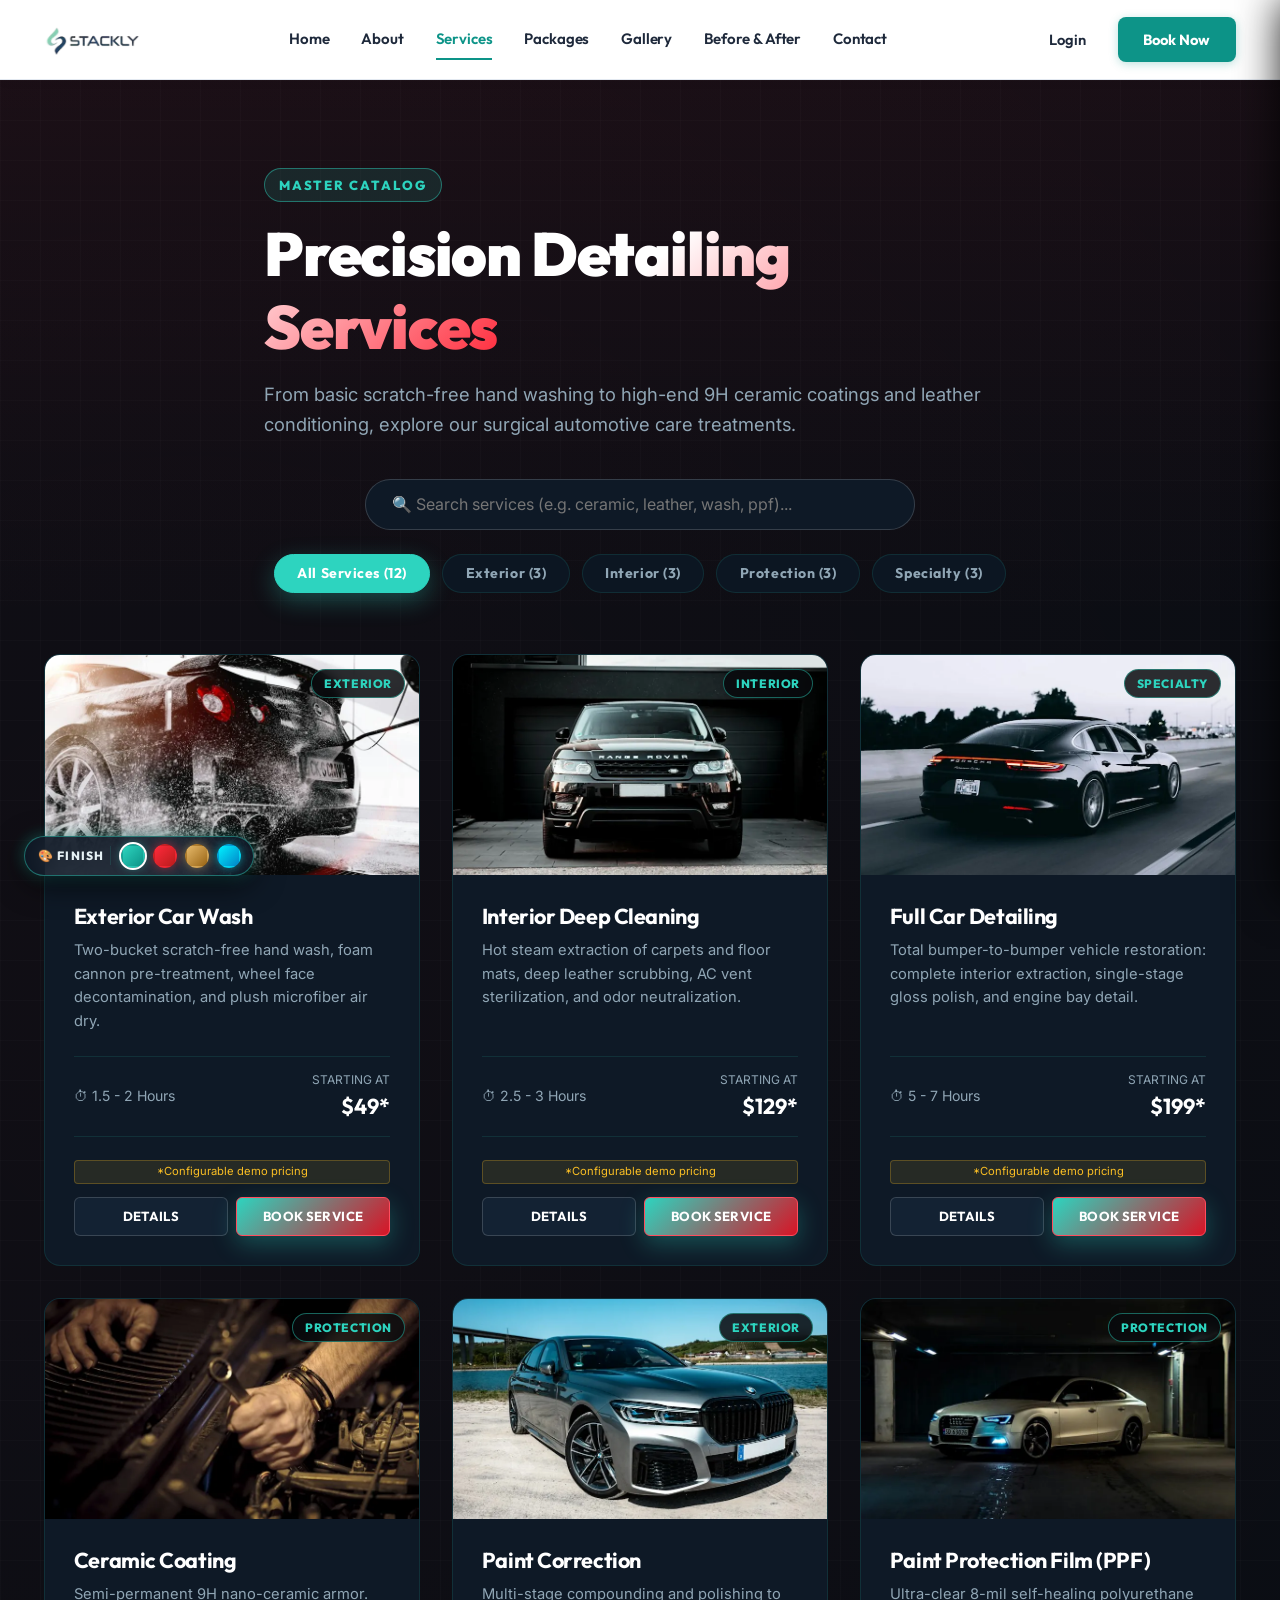
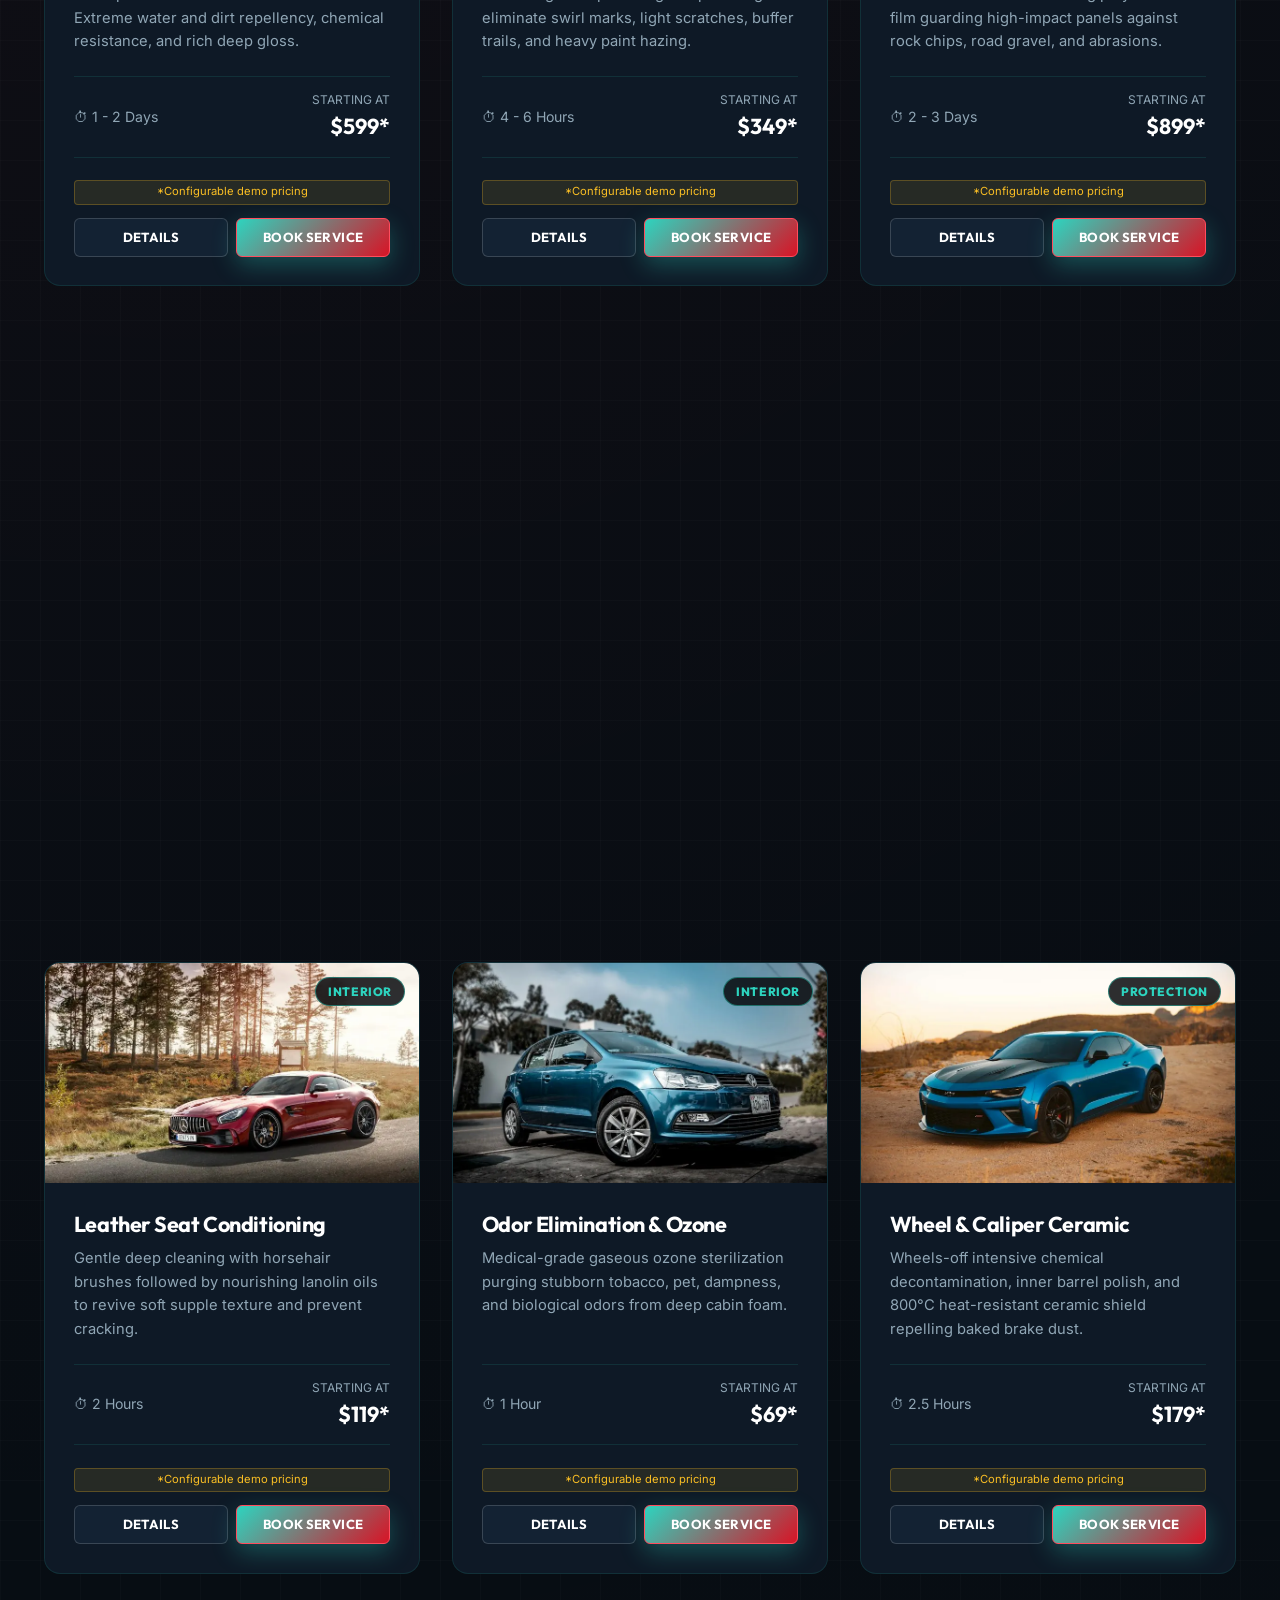
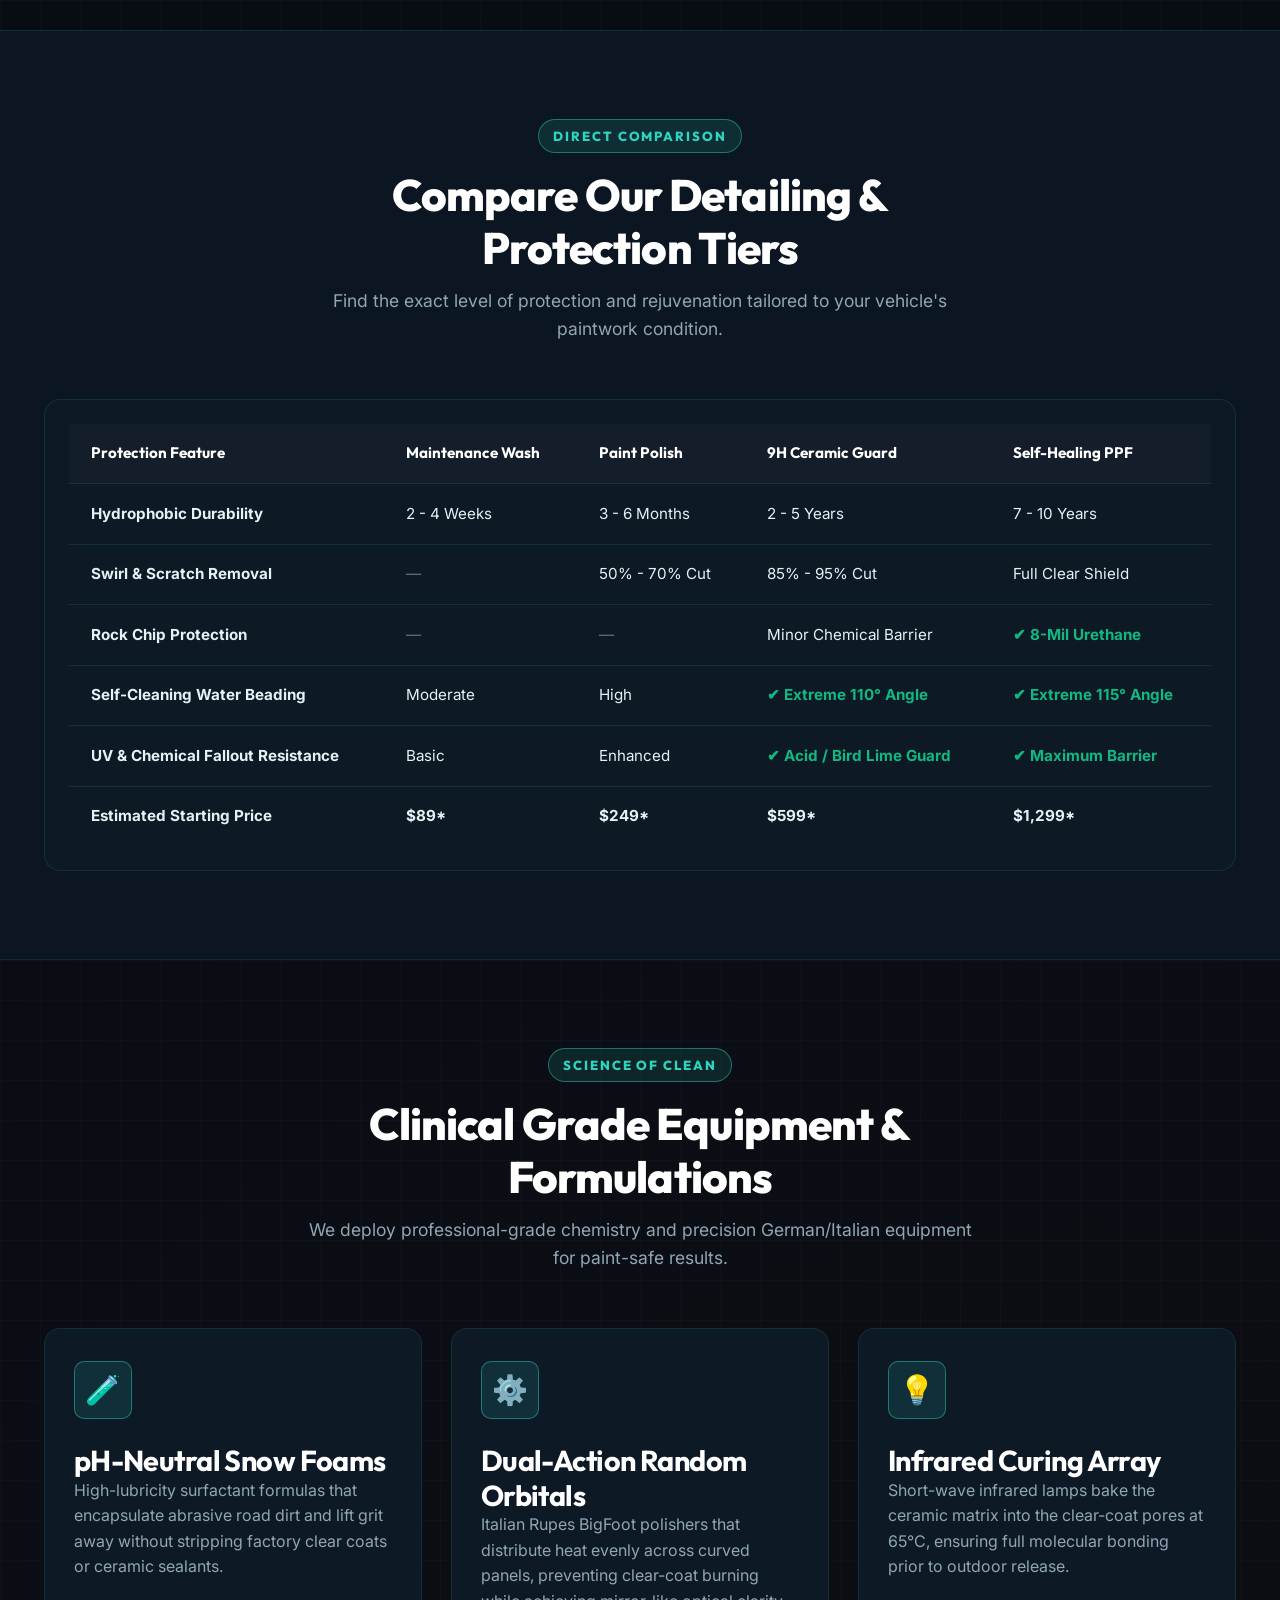
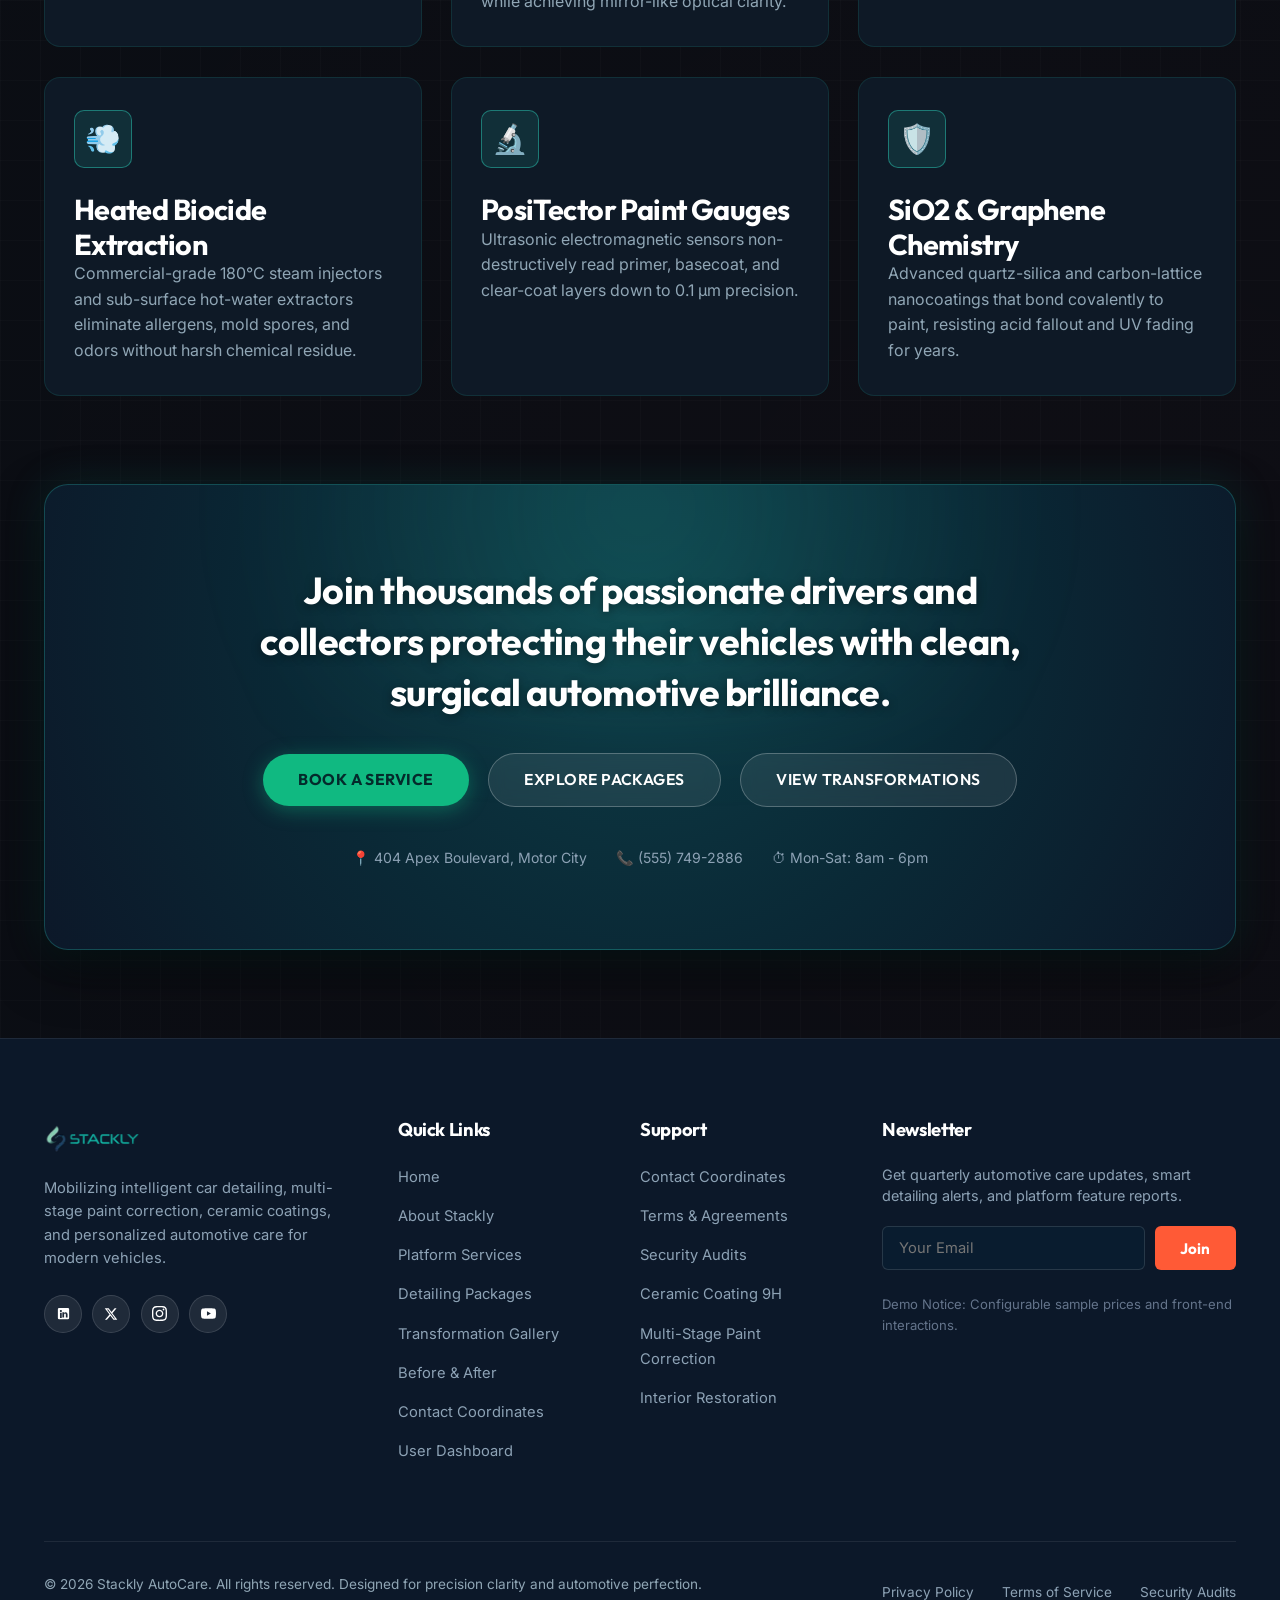
<file: services.html>
<!DOCTYPE html>
<html lang="en">
<head>
  <meta charset="UTF-8">
  <meta name="viewport" content="width=device-width, initial-scale=1.0">
  <title>AutoShine Services — Comprehensive Car Detailing Menu</title>
  <meta name="description" content="Explore AutoShine's complete detailing services: Exterior wash, interior steam cleaning, paint correction, 9H ceramic coatings, PPF, and leather conditioning.">
  <link rel="icon" type="image/svg+xml" href="assets/images/favicon.svg">
  <link rel="stylesheet" href="css/style.css">
</head>
<body class="has-navbar">

  <!-- Navigation Bar -->
  <header class="navbar">
    <div class="container navbar-container">
      <a href="index.html" class="brand-logo" aria-label="AutoShine Homepage">
        <img src="assets/images/logo-dark.webp" alt="Stackly Logo" width="144" height="40">
      </a>

      <nav class="nav-menu" aria-label="Main Navigation">
        <a href="index.html" class="nav-link">Home</a>
        <a href="about.html" class="nav-link">About</a>
        <a href="services.html" class="nav-link active">Services</a>
        <a href="packages.html" class="nav-link">Packages</a>
        <a href="gallery.html" class="nav-link">Gallery</a>
        <a href="before-after.html" class="nav-link">Before & After</a>
        <a href="contact.html" class="nav-link">Contact</a>
      </nav>

      <div class="nav-actions">
        <a href="login.html" class="btn-login-link">Login</a>
        <a href="booking.html" class="btn btn-primary btn-sm">Book Now</a>
        <button class="hamburger" aria-label="Toggle navigation menu" aria-expanded="false">
          <span></span>
          <span></span>
          <span></span>
        </button>
      </div>
    </div>
  </header>

  <!-- Mobile Drawer -->
  <div class="mobile-drawer-overlay"></div>
  <aside class="mobile-drawer" aria-label="Mobile Navigation Drawer">
    <div class="mobile-drawer-header">
      <a href="index.html" class="brand-logo" aria-label="AutoShine Homepage">
        <img src="assets/images/logo-footer.webp" alt="Stackly Logo" width="130" height="34">
      </a>
      <button class="mobile-drawer-close" aria-label="Close navigation menu">✕</button>
    </div>
    <div class="mobile-drawer-links">
      <a href="index.html" class="nav-link">Home <span>→</span></a>
      <a href="about.html" class="nav-link">About Us <span>→</span></a>
      <a href="services.html" class="nav-link active">Services <span>→</span></a>
      <a href="packages.html" class="nav-link">Packages & Pricing <span>→</span></a>
      <a href="gallery.html" class="nav-link">Gallery <span>→</span></a>
      <a href="before-after.html" class="nav-link">Before & After <span>→</span></a>
      <a href="contact.html" class="nav-link">Locations & Contact <span>→</span></a>
      <a href="login.html" class="nav-link">Account Login <span>→</span></a>
    </div>
    <div class="mobile-drawer-footer">
      <a href="booking.html" class="btn btn-primary btn-block">Book an Appointment</a>
      <div class="mobile-drawer-contact">
        <p class="drawer-contact-item">
          <span>📍</span> 404 Apex Blvd, Motor City
        </p>
        <p class="drawer-contact-item">
          <span>📞</span> <a href="tel:5557492886">(555) 749-2886</a>
        </p>
        <p class="drawer-contact-item">
          <span>✉️</span> <a href="mailto:concierge@autoshine-demo.com">concierge@autoshine-demo.com</a>
        </p>
      </div>
    </div>
  </aside>

  <main>
    <!-- Page Header -->
    <section class="section-padding" style="background: linear-gradient(180deg, rgba(255,42,59,0.06) 0%, transparent 100%); padding-bottom: 2rem;">
      <div class="container text-center" style="max-width: 800px; margin: 0 auto;">
        <span class="section-tag">Master Catalog</span>
        <h1>Precision <span class="text-gradient">Detailing Services</span></h1>
        <p style="font-size: 1.15rem; margin-top: 1rem;">
          From basic scratch-free hand washing to high-end 9H ceramic coatings and leather conditioning, explore our surgical automotive care treatments.
        </p>

        <!-- Search & Filter Controls -->
        <div style="margin-top: 2.5rem; max-width: 550px; margin-left: auto; margin-right: auto;">
          <input 
            type="text" 
            id="serviceSearchInput" 
            class="form-control" 
            placeholder="🔍 Search services (e.g. ceramic, leather, wash, ppf)..." 
            style="border-radius: 999px; padding: 0.9rem 1.6rem; font-size: 1rem; background: var(--bg-card); border-color: var(--border-light);"
          >
        </div>

        <div class="filter-bar" style="margin-top: 1.5rem; margin-bottom: 0;">
          <button class="filter-btn service-filter-btn active" data-category="all">All Services (12)</button>
          <button class="filter-btn service-filter-btn" data-category="exterior">Exterior (3)</button>
          <button class="filter-btn service-filter-btn" data-category="interior">Interior (3)</button>
          <button class="filter-btn service-filter-btn" data-category="protection">Protection (3)</button>
          <button class="filter-btn service-filter-btn" data-category="specialty">Specialty (3)</button>
        </div>
      </div>
    </section>

    <!-- Services Grid (12 Balanced Services) -->
    <section class="section-padding" style="padding-top: 1.8rem; padding-bottom: 3.5rem;">
      <div class="container">
        <div class="services-grid" id="servicesContainer">

          <!-- 1. Exterior Car Wash -->
          <article class="service-card" data-category="exterior">
            <div class="service-card-media">
              <img src="assets/images/service-exterior-wash.webp" alt="Exterior car wash foam bath" loading="lazy">
              <span class="service-badge">Exterior</span>
            </div>
            <div class="service-card-body">
              <h3>Exterior Car Wash</h3>
              <p>Two-bucket scratch-free hand wash, foam cannon pre-treatment, wheel face decontamination, and plush microfiber air dry.</p>
              <div class="service-meta">
                <span class="service-duration">⏱ 1.5 - 2 Hours</span>
                <div class="service-price">
                  <span>Starting at</span>
                  <strong>$49*</strong>
                </div>
              </div>
              <div class="demo-pricing-tag">*Configurable demo pricing</div>
              <div style="display: flex; gap: 0.5rem; margin-top: auto;">
                <a href="service-details.html" class="btn btn-secondary btn-sm" style="flex: 1;">Details</a>
                <a href="booking.html?service=wash" class="btn btn-primary btn-sm" style="flex: 1;">Book Service</a>
              </div>
            </div>
          </article>

          <!-- 2. Interior Deep Cleaning -->
          <article class="service-card" data-category="interior">
            <div class="service-card-media">
              <img src="assets/images/service-interior-clean.webp" alt="Interior detailing cockpit" loading="lazy">
              <span class="service-badge">Interior</span>
            </div>
            <div class="service-card-body">
              <h3>Interior Deep Cleaning</h3>
              <p>Hot steam extraction of carpets and floor mats, deep leather scrubbing, AC vent sterilization, and odor neutralization.</p>
              <div class="service-meta">
                <span class="service-duration">⏱ 2.5 - 3 Hours</span>
                <div class="service-price">
                  <span>Starting at</span>
                  <strong>$129*</strong>
                </div>
              </div>
              <div class="demo-pricing-tag">*Configurable demo pricing</div>
              <div style="display: flex; gap: 0.5rem; margin-top: auto;">
                <a href="service-details.html" class="btn btn-secondary btn-sm" style="flex: 1;">Details</a>
                <a href="booking.html?service=interior" class="btn btn-primary btn-sm" style="flex: 1;">Book Service</a>
              </div>
            </div>
          </article>

          <!-- 3. Full Car Detailing -->
          <article class="service-card" data-category="specialty">
            <div class="service-card-media">
              <img src="assets/images/service-full-detail.webp" alt="Full car detailing completed studio finish" loading="lazy">
              <span class="service-badge">Specialty</span>
            </div>
            <div class="service-card-body">
              <h3>Full Car Detailing</h3>
              <p>Total bumper-to-bumper vehicle restoration: complete interior extraction, single-stage gloss polish, and engine bay detail.</p>
              <div class="service-meta">
                <span class="service-duration">⏱ 5 - 7 Hours</span>
                <div class="service-price">
                  <span>Starting at</span>
                  <strong>$199*</strong>
                </div>
              </div>
              <div class="demo-pricing-tag">*Configurable demo pricing</div>
              <div style="display: flex; gap: 0.5rem; margin-top: auto;">
                <a href="service-details.html" class="btn btn-secondary btn-sm" style="flex: 1;">Details</a>
                <a href="booking.html?service=full-detail" class="btn btn-primary btn-sm" style="flex: 1;">Book Service</a>
              </div>
            </div>
          </article>

          <!-- 4. Ceramic Coating -->
          <article class="service-card" data-category="protection">
            <div class="service-card-media">
              <img src="assets/images/service-ceramic-coating.webp" alt="Ceramic coating water beading on car hood" loading="lazy">
              <span class="service-badge">Protection</span>
            </div>
            <div class="service-card-body">
              <h3>Ceramic Coating</h3>
              <p>Semi-permanent 9H nano-ceramic armor. Extreme water and dirt repellency, chemical resistance, and rich deep gloss.</p>
              <div class="service-meta">
                <span class="service-duration">⏱ 1 - 2 Days</span>
                <div class="service-price">
                  <span>Starting at</span>
                  <strong>$599*</strong>
                </div>
              </div>
              <div class="demo-pricing-tag">*Configurable demo pricing</div>
              <div style="display: flex; gap: 0.5rem; margin-top: auto;">
                <a href="service-details.html" class="btn btn-secondary btn-sm" style="flex: 1;">Details</a>
                <a href="booking.html?service=ceramic" class="btn btn-primary btn-sm" style="flex: 1;">Book Service</a>
              </div>
            </div>
          </article>

          <!-- 5. Paint Correction -->
          <article class="service-card" data-category="exterior">
            <div class="service-card-media">
              <img src="assets/images/service-paint-correction.webp" alt="Machine rotary polisher paint correction" loading="lazy">
              <span class="service-badge">Exterior</span>
            </div>
            <div class="service-card-body">
              <h3>Paint Correction</h3>
              <p>Multi-stage compounding and polishing to eliminate swirl marks, light scratches, buffer trails, and heavy paint hazing.</p>
              <div class="service-meta">
                <span class="service-duration">⏱ 4 - 6 Hours</span>
                <div class="service-price">
                  <span>Starting at</span>
                  <strong>$349*</strong>
                </div>
              </div>
              <div class="demo-pricing-tag">*Configurable demo pricing</div>
              <div style="display: flex; gap: 0.5rem; margin-top: auto;">
                <a href="service-details.html" class="btn btn-secondary btn-sm" style="flex: 1;">Details</a>
                <a href="booking.html?service=correction" class="btn btn-primary btn-sm" style="flex: 1;">Book Service</a>
              </div>
            </div>
          </article>

          <!-- 6. Paint Protection Film (PPF) -->
          <article class="service-card" data-category="protection">
            <div class="service-card-media">
              <img src="assets/images/service-ppf.webp" alt="Paint protection film clear bra on car" loading="lazy">
              <span class="service-badge">Protection</span>
            </div>
            <div class="service-card-body">
              <h3>Paint Protection Film (PPF)</h3>
              <p>Ultra-clear 8-mil self-healing polyurethane film guarding high-impact panels against rock chips, road gravel, and abrasions.</p>
              <div class="service-meta">
                <span class="service-duration">⏱ 2 - 3 Days</span>
                <div class="service-price">
                  <span>Starting at</span>
                  <strong>$899*</strong>
                </div>
              </div>
              <div class="demo-pricing-tag">*Configurable demo pricing</div>
              <div style="display: flex; gap: 0.5rem; margin-top: auto;">
                <a href="service-details.html" class="btn btn-secondary btn-sm" style="flex: 1;">Details</a>
                <a href="booking.html?service=ppf" class="btn btn-primary btn-sm" style="flex: 1;">Book Service</a>
              </div>
            </div>
          </article>

          <!-- 7. Headlight Restoration -->
          <article class="service-card" data-category="specialty">
            <div class="service-card-media">
              <img src="assets/images/service-headlight.webp" alt="Crystal clear restored car headlight" loading="lazy">
              <span class="service-badge">Specialty</span>
            </div>
            <div class="service-card-body">
              <h3>Headlight Restoration</h3>
              <p>Multi-step wet-sanding, compounding, optical polishing, and UV-resistant ceramic seal to clear yellowed oxidized lenses.</p>
              <div class="service-meta">
                <span class="service-duration">⏱ 1 - 1.5 Hours</span>
                <div class="service-price">
                  <span>Starting at</span>
                  <strong>$79*</strong>
                </div>
              </div>
              <div class="demo-pricing-tag">*Configurable demo pricing</div>
              <div style="display: flex; gap: 0.5rem; margin-top: auto;">
                <a href="service-details.html" class="btn btn-secondary btn-sm" style="flex: 1;">Details</a>
                <a href="booking.html?service=headlight" class="btn btn-primary btn-sm" style="flex: 1;">Book Service</a>
              </div>
            </div>
          </article>

          <!-- 8. Engine Bay Cleaning -->
          <article class="service-card" data-category="specialty">
            <div class="service-card-media">
              <img src="assets/images/service-engine-bay.webp" alt="Clean sports car engine bay" loading="lazy">
              <span class="service-badge">Specialty</span>
            </div>
            <div class="service-card-body">
              <h3>Engine Bay Cleaning</h3>
              <p>Safe low-moisture steam degreasing of engine components, delicate electrical protection, and satin dressing on plastic covers.</p>
              <div class="service-meta">
                <span class="service-duration">⏱ 1.5 Hours</span>
                <div class="service-price">
                  <span>Starting at</span>
                  <strong>$89*</strong>
                </div>
              </div>
              <div class="demo-pricing-tag">*Configurable demo pricing</div>
              <div style="display: flex; gap: 0.5rem; margin-top: auto;">
                <a href="service-details.html" class="btn btn-secondary btn-sm" style="flex: 1;">Details</a>
                <a href="booking.html?service=engine" class="btn btn-primary btn-sm" style="flex: 1;">Book Service</a>
              </div>
            </div>
          </article>

          <!-- 9. Waxing and Polishing -->
          <article class="service-card" data-category="exterior">
            <div class="service-card-media">
              <img src="assets/images/service-wax-polish.webp" alt="Car wax application and hand polishing" loading="lazy">
              <span class="service-badge">Exterior</span>
            </div>
            <div class="service-card-body">
              <h3>Waxing and Polishing</h3>
              <p>Application of high-grade Brazilian carnauba paste wax over a high-gloss jeweling glaze for an unmatched wet mirror look.</p>
              <div class="service-meta">
                <span class="service-duration">⏱ 2 Hours</span>
                <div class="service-price">
                  <span>Starting at</span>
                  <strong>$99*</strong>
                </div>
              </div>
              <div class="demo-pricing-tag">*Configurable demo pricing</div>
              <div style="display: flex; gap: 0.5rem; margin-top: auto;">
                <a href="service-details.html" class="btn btn-secondary btn-sm" style="flex: 1;">Details</a>
                <a href="booking.html?service=wax" class="btn btn-primary btn-sm" style="flex: 1;">Book Service</a>
              </div>
            </div>
          </article>

          <!-- 10. Leather Seat Conditioning -->
          <article class="service-card" data-category="interior">
            <div class="service-card-media">
              <img src="assets/images/service-leather.webp" alt="Luxury car leather seat restoration" loading="lazy">
              <span class="service-badge">Interior</span>
            </div>
            <div class="service-card-body">
              <h3>Leather Seat Conditioning</h3>
              <p>Gentle deep cleaning with horsehair brushes followed by nourishing lanolin oils to revive soft supple texture and prevent cracking.</p>
              <div class="service-meta">
                <span class="service-duration">⏱ 2 Hours</span>
                <div class="service-price">
                  <span>Starting at</span>
                  <strong>$119*</strong>
                </div>
              </div>
              <div class="demo-pricing-tag">*Configurable demo pricing</div>
              <div style="display: flex; gap: 0.5rem; margin-top: auto;">
                <a href="service-details.html" class="btn btn-secondary btn-sm" style="flex: 1;">Details</a>
                <a href="booking.html?service=leather" class="btn btn-primary btn-sm" style="flex: 1;">Book Service</a>
              </div>
            </div>
          </article>

          <!-- 11. Odor Removal & Ozone Sanitization -->
          <article class="service-card" data-category="interior">
            <div class="service-card-media">
              <img src="assets/images/gallery-4.webp" alt="Interior ozone decontamination" loading="lazy">
              <span class="service-badge">Interior</span>
            </div>
            <div class="service-card-body">
              <h3>Odor Elimination & Ozone</h3>
              <p>Medical-grade gaseous ozone sterilization purging stubborn tobacco, pet, dampness, and biological odors from deep cabin foam.</p>
              <div class="service-meta">
                <span class="service-duration">⏱ 1 Hour</span>
                <div class="service-price">
                  <span>Starting at</span>
                  <strong>$69*</strong>
                </div>
              </div>
              <div class="demo-pricing-tag">*Configurable demo pricing</div>
              <div style="display: flex; gap: 0.5rem; margin-top: auto;">
                <a href="service-details.html" class="btn btn-secondary btn-sm" style="flex: 1;">Details</a>
                <a href="booking.html?service=odor" class="btn btn-primary btn-sm" style="flex: 1;">Book Service</a>
              </div>
            </div>
          </article>

          <!-- 12. Wheel & Caliper Ceramic Coating -->
          <article class="service-card" data-category="protection">
            <div class="service-card-media">
              <img src="assets/images/ba-wheel-after.webp" alt="Alloy wheel and caliper ceramic coating" loading="lazy">
              <span class="service-badge">Protection</span>
            </div>
            <div class="service-card-body">
              <h3>Wheel & Caliper Ceramic</h3>
              <p>Wheels-off intensive chemical decontamination, inner barrel polish, and 800°C heat-resistant ceramic shield repelling baked brake dust.</p>
              <div class="service-meta">
                <span class="service-duration">⏱ 2.5 Hours</span>
                <div class="service-price">
                  <span>Starting at</span>
                  <strong>$179*</strong>
                </div>
              </div>
              <div class="demo-pricing-tag">*Configurable demo pricing</div>
              <div style="display: flex; gap: 0.5rem; margin-top: auto;">
                <a href="service-details.html" class="btn btn-secondary btn-sm" style="flex: 1;">Details</a>
                <a href="booking.html?service=wheel-ceramic" class="btn btn-primary btn-sm" style="flex: 1;">Book Service</a>
              </div>
            </div>
          </article>

        </div>

        <!-- No Results Indicator -->
        <div id="noServicesMsg" style="display: none; text-align: center; padding: 4rem 1rem;">
          <h3 style="color: var(--silver-mid);">No matching services found</h3>
          <p>Try searching for a different keyword or resetting the category filter.</p>
        </div>
      </div>
    </section>

        <!-- New Section 1: Interactive Service Tier Comparison Matrix -->
    <section class="section-padding" style="background: var(--bg-secondary); border-top: 1px solid var(--border-subtle); border-bottom: 1px solid var(--border-subtle);">
      <div class="container">
        <div class="section-header">
          <span class="section-tag">Direct Comparison</span>
          <h2>Compare Our Detailing & Protection Tiers</h2>
          <p>Find the exact level of protection and rejuvenation tailored to your vehicle's paintwork condition.</p>
        </div>

        <div class="matrix-table-wrap">
          <table class="matrix-table">
            <thead>
              <tr>
                <th>Protection Feature</th>
                <th>Maintenance Wash</th>
                <th>Paint Polish</th>
                <th>9H Ceramic Guard</th>
                <th>Self-Healing PPF</th>
              </tr>
            </thead>
            <tbody>
              <tr>
                <td><strong>Hydrophobic Durability</strong></td>
                <td>2 - 4 Weeks</td>
                <td>3 - 6 Months</td>
                <td>2 - 5 Years</td>
                <td>7 - 10 Years</td>
              </tr>
              <tr>
                <td><strong>Swirl & Scratch Removal</strong></td>
                <td><span class="matrix-dash">—</span></td>
                <td>50% - 70% Cut</td>
                <td>85% - 95% Cut</td>
                <td>Full Clear Shield</td>
              </tr>
              <tr>
                <td><strong>Rock Chip Protection</strong></td>
                <td><span class="matrix-dash">—</span></td>
                <td><span class="matrix-dash">—</span></td>
                <td>Minor Chemical Barrier</td>
                <td><span class="matrix-check">✔ 8-Mil Urethane</span></td>
              </tr>
              <tr>
                <td><strong>Self-Cleaning Water Beading</strong></td>
                <td>Moderate</td>
                <td>High</td>
                <td><span class="matrix-check">✔ Extreme 110° Angle</span></td>
                <td><span class="matrix-check">✔ Extreme 115° Angle</span></td>
              </tr>
              <tr>
                <td><strong>UV & Chemical Fallout Resistance</strong></td>
                <td>Basic</td>
                <td>Enhanced</td>
                <td><span class="matrix-check">✔ Acid / Bird Lime Guard</span></td>
                <td><span class="matrix-check">✔ Maximum Barrier</span></td>
              </tr>
              <tr>
                <td><strong>Estimated Starting Price</strong></td>
                <td><strong>$89*</strong></td>
                <td><strong>$249*</strong></td>
                <td><strong>$599*</strong></td>
                <td><strong>$1,299*</strong></td>
              </tr>
            </tbody>
          </table>
        </div>
      </div>
    </section>

    <!-- New Section 2: Laboratory Grade Formulations & Tools -->
    <section class="section-padding">
      <div class="container">
        <div class="section-header">
          <span class="section-tag">Science of Clean</span>
          <h2>Clinical Grade Equipment & Formulations</h2>
          <p>We deploy professional-grade chemistry and precision German/Italian equipment for paint-safe results.</p>
        </div>

        <div class="cert-grid">
          <div class="cert-card">
            <div class="feature-icon-wrap">🧪</div>
            <h3>pH-Neutral Snow Foams</h3>
            <p>High-lubricity surfactant formulas that encapsulate abrasive road dirt and lift grit away without stripping factory clear coats or ceramic sealants.</p>
          </div>

          <div class="cert-card">
            <div class="feature-icon-wrap">⚙️</div>
            <h3>Dual-Action Random Orbitals</h3>
            <p>Italian Rupes BigFoot polishers that distribute heat evenly across curved panels, preventing clear-coat burning while achieving mirror-like optical clarity.</p>
          </div>

          <div class="cert-card">
            <div class="feature-icon-wrap">💡</div>
            <h3>Infrared Curing Array</h3>
            <p>Short-wave infrared lamps bake the ceramic matrix into the clear-coat pores at 65°C, ensuring full molecular bonding prior to outdoor release.</p>
          </div>

          <div class="cert-card">
            <div class="feature-icon-wrap">💨</div>
            <h3>Heated Biocide Extraction</h3>
            <p>Commercial-grade 180°C steam injectors and sub-surface hot-water extractors eliminate allergens, mold spores, and odors without harsh chemical residue.</p>
          </div>

          <div class="cert-card">
            <div class="feature-icon-wrap">🔬</div>
            <h3>PosiTector Paint Gauges</h3>
            <p>Ultrasonic electromagnetic sensors non-destructively read primer, basecoat, and clear-coat layers down to 0.1 µm precision.</p>
          </div>

          <div class="cert-card">
            <div class="feature-icon-wrap">🛡️</div>
            <h3>SiO2 & Graphene Chemistry</h3>
            <p>Advanced quartz-silica and carbon-lattice nanocoatings that bond covalently to paint, resisting acid fallout and UV fading for years.</p>
          </div>
        </div>
      </div>
    </section>

    <!-- New Section 3: Signature Stackly CTA Banner -->
    <section class="section-padding" style="padding-top: 0;">
      <div class="container">
        <div class="cta-banner">
          <div class="cta-banner-content">
            <h2 class="cta-heading">Join thousands of passionate drivers and collectors protecting their vehicles with clean, surgical automotive brilliance.</h2>
            <div class="cta-buttons">
              <a href="booking.html" class="btn btn-mint-pill">Book a Service</a>
              <a href="packages.html" class="btn btn-glass-pill">Explore Packages</a>
              <a href="gallery.html" class="btn btn-glass-pill">View Transformations</a>
            </div>
            <div class="cta-contact-strip">
              <span>📍 404 Apex Boulevard, Motor City</span>
              <span>📞 (555) 749-2886</span>
              <span>⏱ Mon-Sat: 8am - 6pm</span>
            </div>
          </div>
        </div>
      </div>
    </section>
  </main>

  <!-- Site Footer -->
  <footer class="site-footer">
    <div class="container">
      <div class="footer-grid">
        <div class="footer-col">
          <a href="index.html" class="brand-logo" style="margin-bottom: 1.2rem;">
            <img src="assets/images/logo-footer.webp" alt="Stackly Logo" width="144" height="40">
          </a>
          <p>
            Mobilizing intelligent car detailing, multi-stage paint correction, ceramic coatings, and personalized automotive care for modern vehicles.
          </p>
          <div class="social-links" style="margin-top: 1.5rem;">
            <a href="404.html" class="social-btn" aria-label="LinkedIn">
              <svg width="15" height="15" viewBox="0 0 24 24" fill="currentColor"><path d="M19 3a2 2 0 0 1 2 2v14a2 2 0 0 1-2 2H5a2 2 0 0 1-2-2V5a2 2 0 0 1 2-2h14m-.5 15.5v-5.3a3.26 3.26 0 0 0-3.26-3.26c-.85 0-1.84.52-2.28 1.3v-1.11h-2.79v8.37h2.79v-4.93c0-.77.62-1.4 1.39-1.4a1.4 1.4 0 0 1 1.4 1.4v4.93h2.75M6.46 10.9v8.37H9.2V10.9H6.46M7.83 6.25c-.9 0-1.62.72-1.62 1.62s.72 1.63 1.62 1.63 1.63-.73 1.63-1.63c0-.9-.73-1.62-1.63-1.62Z"/></svg>
            </a>
            <a href="404.html" class="social-btn" aria-label="X (Twitter)">
              <svg width="14" height="14" viewBox="0 0 24 24" fill="currentColor"><path d="M18.244 2.25h3.308l-7.227 8.26 8.502 11.24H16.17l-5.214-6.817L4.99 21.75H1.68l7.73-8.835L1.254 2.25H8.08l4.713 6.231zm-1.161 17.52h1.833L7.084 4.126H5.117z"/></svg>
            </a>
            <a href="404.html" class="social-btn" aria-label="Instagram">
              <svg width="15" height="15" viewBox="0 0 24 24" fill="currentColor"><path d="M12 2.163c3.204 0 3.584.012 4.85.07 3.252.148 4.771 1.691 4.919 4.919.058 1.265.069 1.645.069 4.849 0 3.205-.012 3.584-.069 4.849-.149 3.225-1.664 4.771-4.919 4.919-1.266.058-1.644.07-4.85.07-3.204 0-3.584-.012-4.849-.07-3.26-.149-4.771-1.699-4.919-4.92-.058-1.265-.07-1.644-.07-4.849 0-3.204.013-3.583.07-4.849.149-3.227 1.664-4.771 4.919-4.919 1.266-.057 1.645-.069 4.849-.069zm0-2.163c-3.259 0-3.667.014-4.947.072-4.358.2-6.78 2.618-6.98 6.98-.059 1.281-.073 1.689-.073 4.948 0 3.259.014 3.668.072 4.948.2 4.358 2.618 6.78 6.98 6.98 1.281.058 1.689.072 4.948.072 3.259 0 3.668-.014 4.948-.072 4.354-.2 6.782-2.618 6.979-6.98.059-1.28.073-1.689.073-4.948 0-3.259-.014-3.667-.072-4.947-.196-4.354-2.617-6.78-6.979-6.98-1.281-.059-1.69-.073-4.949-.073zm0 5.838c-3.403 0-6.162 2.759-6.162 6.162s2.759 6.163 6.162 6.163 6.162-2.759 6.162-6.163c0-3.403-2.759-6.162-6.162-6.162zm0 10.162c-2.209 0-4-1.79-4-4 0-2.209 1.791-4 4-4s4 1.791 4 4c0 2.21-1.791 4-4 4zm6.406-11.845c-.796 0-1.441.645-1.441 1.44s.645 1.44 1.441 1.44c.795 0 1.439-.645 1.439-1.44s-.644-1.44-1.439-1.44z"/></svg>
            </a>
            <a href="404.html" class="social-btn" aria-label="YouTube">
              <svg width="15" height="15" viewBox="0 0 24 24" fill="currentColor"><path d="M23.498 6.186a3.016 3.016 0 0 0-2.122-2.136C19.505 3.545 12 3.545 12 3.545s-7.505 0-9.377.505A3.017 3.017 0 0 0 .502 6.186C0 8.07 0 12 0 12s0 3.93.502 5.814a3.016 3.016 0 0 0 2.122 2.136c1.871.505 9.376.505 9.376.505s7.505 0 9.377-.505a3.015 3.015 0 0 0 2.122-2.136C24 15.93 24 12 24 12s0-3.93-.502-5.814zM9.545 15.568V8.432L15.818 12l-6.273 3.568z"/></svg>
            </a>
          </div>
        </div>

        <div class="footer-col">
          <h4>Quick Links</h4>
          <ul class="footer-links">
            <li><a href="index.html">Home</a></li>
            <li><a href="about.html">About Stackly</a></li>
            <li><a href="services.html">Platform Services</a></li>
            <li><a href="packages.html">Detailing Packages</a></li>
            <li><a href="gallery.html">Transformation Gallery</a></li>
            <li><a href="before-after.html">Before & After</a></li>
            <li><a href="contact.html">Contact Coordinates</a></li>
            <li><a href="user-dashboard.html">User Dashboard</a></li>
          </ul>
        </div>

        <div class="footer-col">
          <h4>Support</h4>
          <ul class="footer-links">
            <li><a href="contact.html">Contact Coordinates</a></li>
            <li><a href="404.html">Terms & Agreements</a></li>
            <li><a href="404.html">Security Audits</a></li>
            <li><a href="service-details.html">Ceramic Coating 9H</a></li>
            <li><a href="service-details.html">Multi-Stage Paint Correction</a></li>
            <li><a href="services.html">Interior Restoration</a></li>
          </ul>
        </div>

        <div class="footer-col footer-newsletter">
          <h4>Newsletter</h4>
          <p>Get quarterly automotive care updates, smart detailing alerts, and platform feature reports.</p>
          <form class="newsletter-form">
            <input type="email" placeholder="Your Email" required aria-label="Email for newsletter">
            <button type="submit">Join</button>
          </form>
          <div style="margin-top: 1.5rem; font-size: 0.82rem; color: #64748b;">
            Demo Notice: Configurable sample prices and front-end interactions.
          </div>
        </div>
      </div>

      <div class="footer-bottom">
        <p>© 2026 Stackly AutoCare. All rights reserved. Designed for precision clarity and automotive perfection.</p>
        <div>
          <a href="404.html" style="margin-right: 1.5rem;">Privacy Policy</a>
          <a href="404.html" style="margin-right: 1.5rem;">Terms of Service</a>
          <a href="404.html">Security Audits</a>
        </div>
      </div>
    </div>
  </footer>

  <script src="js/script.js"></script>
</body>
</html>
</file>
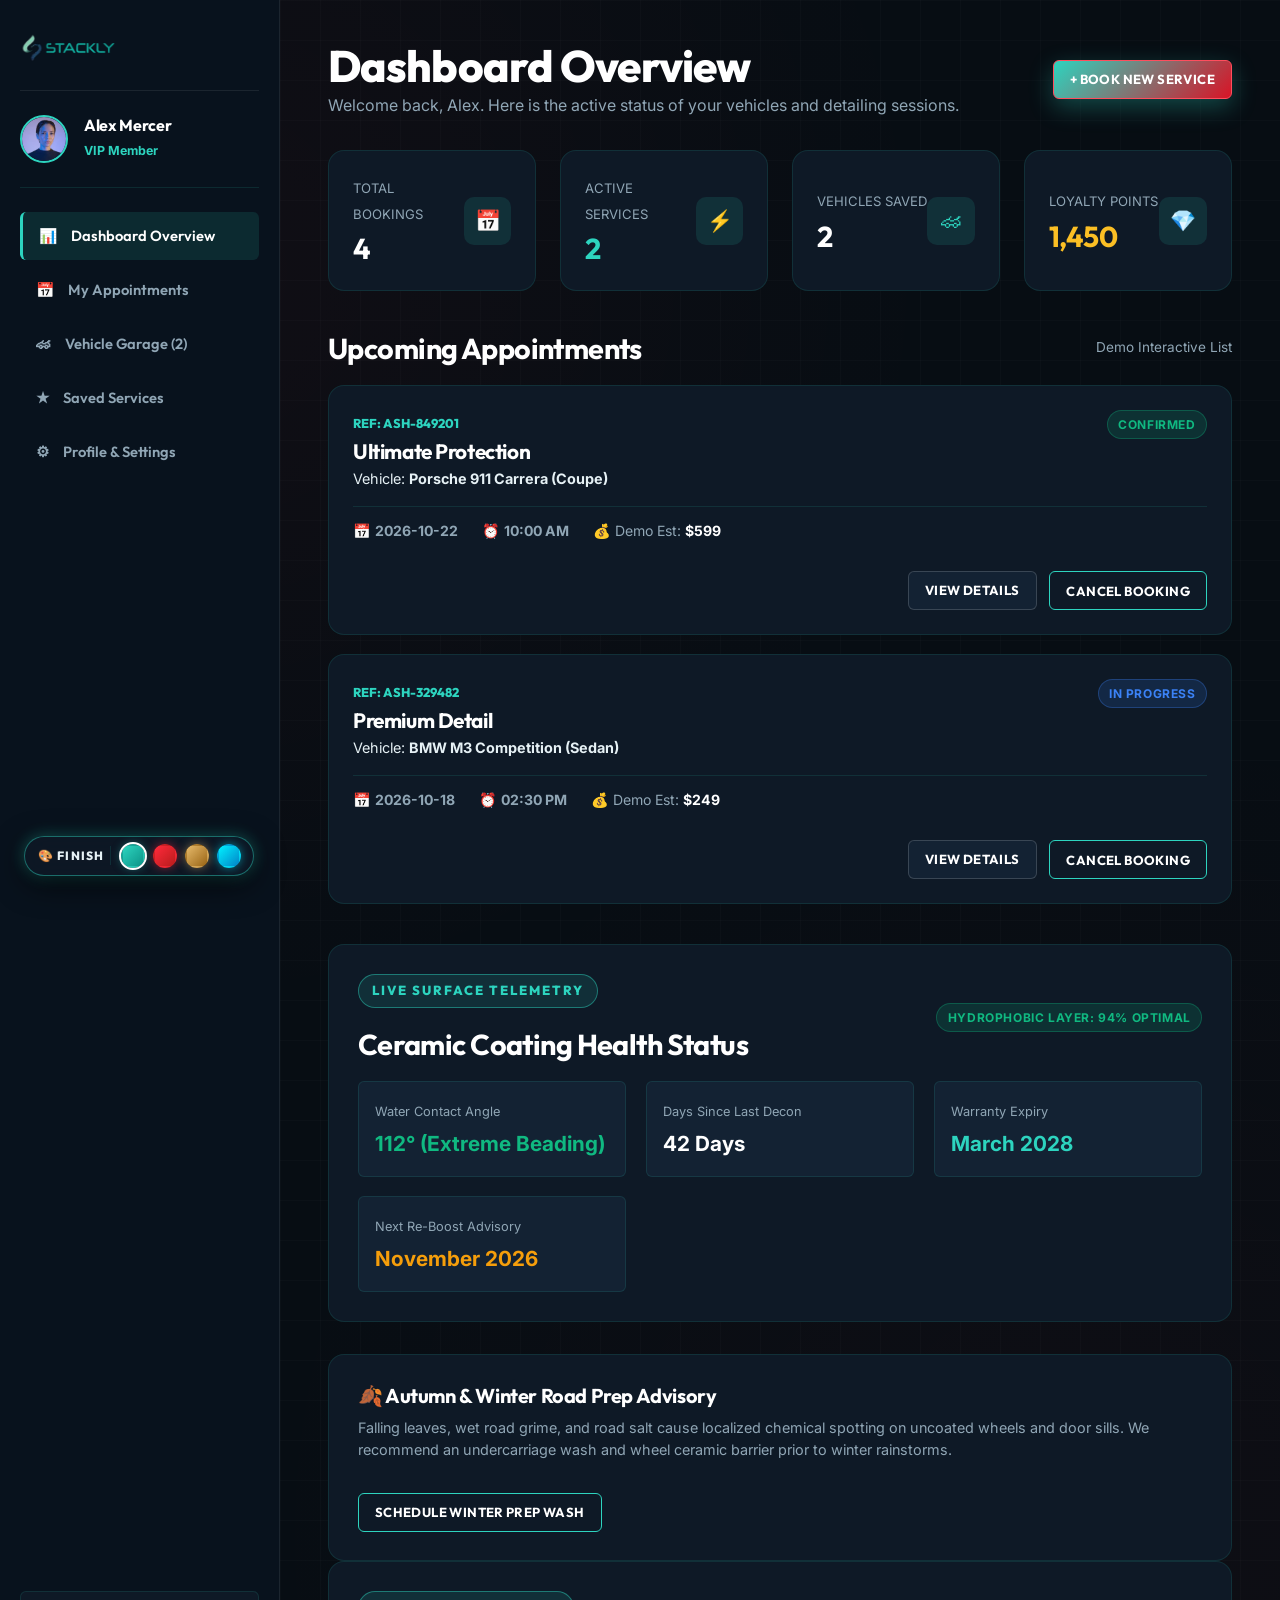
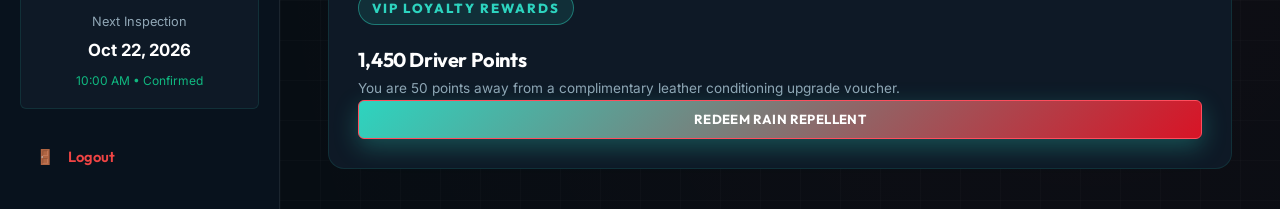
<file: user-dashboard.html>
<!DOCTYPE html>
<html lang="en">
<head>
  <meta charset="UTF-8">
  <meta name="viewport" content="width=device-width, initial-scale=1.0">
  <title>User Dashboard — AutoShine Automotive Care</title>
  <meta name="description" content="Manage your vehicle detailing appointments, inspection history, registered vehicles, and client profile in the AutoShine portal.">
  <link rel="icon" type="image/svg+xml" href="assets/images/favicon.svg">
  <link rel="stylesheet" href="css/style.css">
</head>
<body class="user-dashboard-page">

  <!-- Dashboard Mobile Header Bar -->
  <header class="dashboard-mobile-bar">
    <a href="user-dashboard.html" class="brand-logo" aria-label="AutoShine Dashboard">
      <img src="assets/images/logo-footer.webp" alt="Stackly Logo" width="130" height="34">
    </a>
    <div class="dashboard-mobile-actions">
      <a href="404.html" class="btn btn-primary btn-sm" style="padding: 0.4rem 0.8rem; font-size: 0.8rem;">+ Book</a>
      <button id="dashMobileToggle" class="dash-menu-toggle hamburger" aria-label="Toggle Dashboard Menu" aria-expanded="false" style="display: flex !important; width: 40px; height: 40px; background: rgba(255,255,255,0.06); border: 1px solid rgba(255,255,255,0.15);">
        <span style="background: #ffffff;"></span>
        <span style="background: #ffffff;"></span>
        <span style="background: #ffffff;"></span>
      </button>
    </div>
  </header>

  <!-- Mobile Sidebar Overlay -->
  <div class="dashboard-sidebar-overlay"></div>

  <!-- Main Dashboard Layout -->
  <div class="dashboard-layout">
    
    <!-- Sidebar Navigation -->
    <aside class="dashboard-sidebar">
      <div>
        <!-- Sidebar Brand & Close (Header) -->
        <div class="dashboard-sidebar-header">
          <a href="user-dashboard.html" class="brand-logo" aria-label="AutoShine Dashboard">
            <img src="assets/images/logo-footer.webp" alt="Stackly Logo" width="130" height="34">
          </a>
          <button class="dashboard-sidebar-close" aria-label="Close menu">✕</button>
        </div>

        <div class="sidebar-profile">
          <img src="assets/images/technician-1.webp" alt="Alex Mercer" class="sidebar-avatar">
          <div>
            <h4 style="font-size: 1rem; margin-bottom: 0.1rem;">Alex Mercer</h4>
            <span style="font-size: 0.78rem; color: var(--red-primary); font-weight: 700;">VIP Member</span>
          </div>
        </div>

        <nav class="sidebar-nav">
          <div class="sidebar-link active" data-tab="tab-overview">
            <span>📊</span> Dashboard Overview
          </div>
          <div class="sidebar-link" data-tab="tab-appointments">
            <span>📅</span> My Appointments
          </div>
          <div class="sidebar-link" data-tab="tab-vehicles">
            <span>🏎</span> Vehicle Garage (2)
          </div>
          <div class="sidebar-link" data-tab="tab-saved">
            <span>★</span> Saved Services
          </div>
          <div class="sidebar-link" data-tab="tab-profile">
            <span>⚙</span> Profile & Settings
          </div>
        </nav>
      </div>

      <div>
        <div style="background: var(--bg-card); border: 1px solid var(--border-subtle); padding: 1rem; border-radius: var(--radius-sm); margin-bottom: 1.5rem; text-align: center;">
          <span style="font-size: 0.8rem; color: var(--silver-mid);">Next Inspection</span>
          <strong style="display: block; color: #fff; font-size: 1.05rem; margin: 0.2rem 0;">Oct 22, 2026</strong>
          <span style="font-size: 0.75rem; color: #10b981;">10:00 AM • Confirmed</span>
        </div>
        <a href="login.html?logout=true" class="sidebar-link" style="color: #ef4444;">
          <span>🚪</span> Logout
        </a>
      </div>
    </aside>

    <!-- Main Content Area -->
    <main class="dashboard-content">
      
      <!-- TAB 1: OVERVIEW -->
      <section id="tab-overview" class="dashboard-tab-content" style="display: block;">
        <div style="display: flex; justify-content: space-between; align-items: center; margin-bottom: 2rem; flex-wrap: wrap; gap: 1rem;">
          <div>
            <h2>Dashboard Overview</h2>
            <p>Welcome back, Alex. Here is the active status of your vehicles and detailing sessions.</p>
          </div>
          <a href="404.html" class="btn btn-primary btn-sm">+ Book New Service</a>
        </div>

        <!-- KPI Cards -->
        <div class="kpi-grid">
          <div class="kpi-card">
            <div>
              <span>Total Bookings</span>
              <h3>4</h3>
            </div>
            <div class="kpi-icon">📅</div>
          </div>

          <div class="kpi-card">
            <div>
              <span>Active Services</span>
              <h3 class="text-red">2</h3>
            </div>
            <div class="kpi-icon">⚡</div>
          </div>

          <div class="kpi-card">
            <div>
              <span>Vehicles Saved</span>
              <h3>2</h3>
            </div>
            <div class="kpi-icon">🏎</div>
          </div>

          <div class="kpi-card">
            <div>
              <span>Loyalty Points</span>
              <h3 style="color: #fbbf24;">1,450</h3>
            </div>
            <div class="kpi-icon">💎</div>
          </div>
        </div>

        <!-- Live Appointments Preview -->
        <div style="margin-top: 2rem;">
          <div style="display: flex; justify-content: space-between; align-items: center; margin-bottom: 1.2rem;">
            <h3>Upcoming Appointments</h3>
            <span style="font-size: 0.85rem; color: var(--silver-mid);">Demo Interactive List</span>
          </div>

          <div id="userAppointmentsList">
            <!-- Dynamically populated from JS -->
          </div>
        </div>
              <!-- New Section 1: Ceramic Coating Health & Telemetry -->
        <div style="margin-top: 2.5rem; background: var(--bg-card); border: 1px solid var(--border-subtle); border-radius: var(--radius-lg); padding: 1.8rem;">
          <div style="display: flex; justify-content: space-between; align-items: center; margin-bottom: 1.2rem; flex-wrap: wrap; gap: 1rem;">
            <div>
              <span class="section-tag">Live Surface Telemetry</span>
              <h3 style="margin-top: 0.2rem;">Ceramic Coating Health Status</h3>
            </div>
            <span class="status-badge confirmed">Hydrophobic Layer: 94% Optimal</span>
          </div>

          <div style="display: grid; grid-template-columns: repeat(auto-fit, minmax(200px, 1fr)); gap: 1.2rem;">
            <div style="background: var(--bg-tertiary); padding: 1rem; border-radius: var(--radius-sm); border: 1px solid var(--border-subtle);">
              <span style="font-size: 0.8rem; color: var(--silver-mid);">Water Contact Angle</span>
              <strong style="display: block; font-size: 1.3rem; color: #10b981; margin-top: 0.2rem;">112° (Extreme Beading)</strong>
            </div>

            <div style="background: var(--bg-tertiary); padding: 1rem; border-radius: var(--radius-sm); border: 1px solid var(--border-subtle);">
              <span style="font-size: 0.8rem; color: var(--silver-mid);">Days Since Last Decon</span>
              <strong style="display: block; font-size: 1.3rem; color: #ffffff; margin-top: 0.2rem;">42 Days</strong>
            </div>

            <div style="background: var(--bg-tertiary); padding: 1rem; border-radius: var(--radius-sm); border: 1px solid var(--border-subtle);">
              <span style="font-size: 0.8rem; color: var(--silver-mid);">Warranty Expiry</span>
              <strong style="display: block; font-size: 1.3rem; color: var(--red-primary); margin-top: 0.2rem;">March 2028</strong>
            </div>

            <div style="background: var(--bg-tertiary); padding: 1rem; border-radius: var(--radius-sm); border: 1px solid var(--border-subtle);">
              <span style="font-size: 0.8rem; color: var(--silver-mid);">Next Re-Boost Advisory</span>
              <strong style="display: block; font-size: 1.3rem; color: #f59e0b; margin-top: 0.2rem;">November 2026</strong>
            </div>
          </div>
        </div>

        <!-- New Section 2: Seasonal Vehicle Advisory & Rewards -->
        <div class="dash-two-col" style="margin-top: 2rem;">
          <div style="background: var(--bg-card); border: 1px solid var(--border-subtle); border-radius: var(--radius-lg); padding: 1.8rem;">
            <h4 style="margin-bottom: 0.6rem;">🍂 Autumn & Winter Road Prep Advisory</h4>
            <p style="font-size: 0.9rem; color: var(--silver-mid); line-height: 1.5;">
              Falling leaves, wet road grime, and road salt cause localized chemical spotting on uncoated wheels and door sills. We recommend an undercarriage wash and wheel ceramic barrier prior to winter rainstorms.
            </p>
            <a href="404.html" class="btn btn-outline-red btn-sm" style="margin-top: 1rem;">Schedule Winter Prep Wash</a>
          </div>

          <div style="background: var(--bg-card); border: 1px solid var(--border-subtle); border-radius: var(--radius-lg); padding: 1.8rem; display: flex; flex-direction: column; justify-content: space-between;">
            <div>
              <span class="section-tag">VIP Loyalty Rewards</span>
              <h4 style="margin: 0.4rem 0;">1,450 Driver Points</h4>
              <p style="font-size: 0.85rem; color: var(--silver-mid);">You are 50 points away from a complimentary leather conditioning upgrade voucher.</p>
            </div>
            <a href="404.html" class="btn btn-primary btn-sm">Redeem Rain Repellent</a>
          </div>
        </div>
      </section>

      <!-- TAB 2: MY APPOINTMENTS -->
      <section id="tab-appointments" class="dashboard-tab-content" style="display: none;">
        <div style="display: flex; justify-content: space-between; align-items: center; margin-bottom: 2rem; flex-wrap: wrap; gap: 1rem;">
          <div>
            <h2>My Appointments & History</h2>
            <p>Review active booking confirmations, past inspections, or cancel demo reservations.</p>
          </div>
          <a href="404.html" class="btn btn-primary btn-sm">+ Schedule Detailing</a>
        </div>

        <div class="table-responsive" style="margin-bottom: 2rem;">
          <table class="data-table">
            <thead>
              <tr>
                <th>Reference</th>
                <th>Vehicle</th>
                <th>Package / Service</th>
                <th>Date & Slot</th>
                <th>Demo Total</th>
                <th>Status</th>
                <th>Actions</th>
              </tr>
            </thead>
            <tbody>
              <tr>
                <td><strong class="text-red">ASH-849201</strong></td>
                <td>Porsche 911 Carrera (Coupe)</td>
                <td>Ultimate Protection (9H Ceramic)</td>
                <td>2026-10-22 at 10:00 AM</td>
                <td>$599</td>
                <td><span class="status-badge confirmed">Confirmed</span></td>
                <td>
                  <button class="btn btn-outline-red btn-sm btn-cancel-booking" data-ref="ASH-849201">Cancel</button>
                </td>
              </tr>
              <tr>
                <td><strong class="text-red">ASH-329482</strong></td>
                <td>BMW M3 Competition (Sedan)</td>
                <td>Premium Detail (Paint Correction)</td>
                <td>2026-10-18 at 02:30 PM</td>
                <td>$249</td>
                <td><span class="status-badge progress">In Progress</span></td>
                <td>
                  <a href="404.html" class="btn btn-secondary btn-sm">View Bay</a>
                </td>
              </tr>
              <tr>
                <td><strong class="text-silver">ASH-119284</strong></td>
                <td>Porsche 911 Carrera (Coupe)</td>
                <td>Essential Shine Maintenance</td>
                <td>2026-08-14 at 09:00 AM</td>
                <td>$99</td>
                <td><span class="status-badge confirmed" style="background: rgba(255,255,255,0.1); color: #fff; border-color: rgba(255,255,255,0.2);">Completed</span></td>
                <td>
                  <a href="404.html" class="btn btn-secondary btn-sm">Report</a>
                </td>
              </tr>
            </tbody>
          </table>
        </div>
      </section>

      <!-- TAB 3: VEHICLE DETAILS -->
      <section id="tab-vehicles" class="dashboard-tab-content" style="display: none;">
        <div style="display: flex; justify-content: space-between; align-items: center; margin-bottom: 2rem; flex-wrap: wrap; gap: 1rem;">
          <div>
            <h2>Registered Vehicles</h2>
            <p>Manage the cars saved in your AutoShine garage for rapid 1-click booking.</p>
          </div>
          <a href="404.html" class="btn btn-primary btn-sm">+ Add Vehicle</a>
        </div>

        <div style="display: grid; grid-template-columns: repeat(auto-fit, minmax(320px, 1fr)); gap: 1.5rem;">
          
          <div class="service-card" style="padding: 1.8rem; background: var(--bg-card);">
            <div style="display: flex; justify-content: space-between; align-items: center; margin-bottom: 1rem;">
              <span class="service-badge" style="position: static;">Primary Car</span>
              <span style="font-size: 0.8rem; color: #10b981;">🛡 9H Ceramic Coated</span>
            </div>
            <h3>Porsche 911 Carrera (992)</h3>
            <p style="margin: 0.5rem 0 1rem 0; font-size: 0.9rem;">
              Color: <strong>Gentian Blue Metallic</strong><br>
              Reg: <strong>7XYZ999</strong> • Type: <strong>Coupe / Luxury</strong><br>
              Last Detailing: <strong>August 14, 2026</strong>
            </p>
            <div style="display: flex; gap: 0.8rem; margin-top: 1rem;">
              <a href="404.html" class="btn btn-primary btn-sm" style="flex: 1;">Book Service</a>
              <a href="404.html" class="btn btn-secondary btn-sm">Edit</a>
            </div>
          </div>

          <div class="service-card" style="padding: 1.8rem; background: var(--bg-card);">
            <div style="display: flex; justify-content: space-between; align-items: center; margin-bottom: 1rem;">
              <span class="service-badge" style="position: static;">Secondary</span>
              <span style="font-size: 0.8rem; color: #3b82f6;">⚡ In Progress</span>
            </div>
            <h3>BMW M3 Competition (G80)</h3>
            <p style="margin: 0.5rem 0 1rem 0; font-size: 0.9rem;">
              Color: <strong>Isle of Man Green</strong><br>
              Reg: <strong>M3-POWER</strong> • Type: <strong>Sedan</strong><br>
              Scheduled: <strong>October 18, 2026</strong>
            </p>
            <div style="display: flex; gap: 0.8rem; margin-top: 1rem;">
              <a href="404.html" class="btn btn-primary btn-sm" style="flex: 1;">Book Service</a>
              <a href="404.html" class="btn btn-secondary btn-sm">Edit</a>
            </div>
          </div>

        </div>
      </section>

      <!-- TAB 4: SAVED SERVICES -->
      <section id="tab-saved" class="dashboard-tab-content" style="display: none;">
        <h2>Saved Favorite Services</h2>
        <p style="margin-bottom: 2rem;">Quick shortcuts to your favorite AutoShine detailing rituals.</p>

        <div class="services-grid">
          <div class="service-card">
            <div class="service-card-body">
              <h3>Ceramic Coating 9H Diamond</h3>
              <p>2-Year hydrophobic glass armor with paint swirl elimination.</p>
              <strong style="color: #fff; font-size: 1.4rem; display: block; margin-bottom: 1rem;">$599*</strong>
              <a href="404.html" class="btn btn-primary btn-block">Quick Book</a>
            </div>
          </div>
          <div class="service-card">
            <div class="service-card-body">
              <h3>Interior Deep Steam Extraction</h3>
              <p>Stain extraction, leather nourishment, and germ eradication.</p>
              <strong style="color: #fff; font-size: 1.4rem; display: block; margin-bottom: 1rem;">$129*</strong>
              <a href="404.html" class="btn btn-primary btn-block">Quick Book</a>
            </div>
          </div>
        </div>
      </section>

      <!-- TAB 5: PROFILE & SETTINGS -->
      <section id="tab-profile" class="dashboard-tab-content" style="display: none;">
        <h2>Profile & Preferences</h2>
        <p style="margin-bottom: 2rem;">Update your personal contact details and notification settings.</p>

        <div class="booking-form-card" style="max-width: 650px;">
          <form onsubmit="event.preventDefault(); showToast('Profile preferences updated (Demo).', 'success');">
            <div class="form-group">
              <label class="form-label">Full Name</label>
              <input type="text" class="form-control" value="Alex Mercer">
            </div>

            <div class="form-row">
              <div class="form-group">
                <label class="form-label">Email</label>
                <input type="email" class="form-control" value="alex.driver@example.com">
              </div>
              <div class="form-group">
                <label class="form-label">Phone</label>
                <input type="tel" class="form-control" value="5557492886">
              </div>
            </div>

            <div style="margin: 1.5rem 0;">
              <h4 style="margin-bottom: 0.8rem;">Notification Channels</h4>
              <label class="checkbox-wrap" style="margin-bottom: 0.6rem;">
                <input type="checkbox" checked>
                <span>SMS reminder 24 hours prior to appointment</span>
              </label>
              <label class="checkbox-wrap" style="margin-bottom: 0.6rem;">
                <input type="checkbox" checked>
                <span>Email inspection gallery & high-res completion photos</span>
              </label>
            </div>

            <button type="submit" class="btn btn-primary">Save Changes</button>
          </form>
        </div>
      </section>

    </main>
  </div>

  <script src="js/script.js"></script>
</body>
</html>
</file>
<file: css/style.css>
/* ==========================================================================
   AUTOSHINE — Premium Car Detailing & Automotive Care
   Modern, Glossy Black & Electric Red Aesthetic
   Pure CSS3 with custom variables, smooth transitions, responsive design
   ========================================================================== */

@import url('https://fonts.googleapis.com/css2?family=Inter:wght@300;400;500;600;700&family=Outfit:wght@400;500;600;700;800;900&display=swap');

/* --- Root Variables --- */
/* --- Root Variables (Default: Stackly Mint / Modern Tech) --- */
:root,
[data-theme="stackly-mint"] {
  /* Colors - Stackly Signature Mint & Cyber Navy */
  --bg-primary: #070d13;
  --bg-secondary: #0c1622;
  --bg-tertiary: #132233;
  --bg-card: #0e1926;
  --bg-card-hover: #15273b;
  --bg-glass: rgba(14, 25, 38, 0.88);
  
  --red-primary: #2dd4bf; /* Mint Teal Accent */
  --red-hover: #14b8a6;
  --red-glow: rgba(45, 212, 191, 0.4);
  --red-subtle: rgba(45, 212, 191, 0.12);
  
  --silver-bright: #ffffff;
  --silver-light: #e6f1f5;
  --silver-mid: #90a6b5;
  --silver-dark: #5e7382;
  
  --border-subtle: rgba(45, 212, 191, 0.12);
  --border-light: rgba(255, 255, 255, 0.16);
  --border-red: rgba(45, 212, 191, 0.45);

  --status-confirmed: #10b981;
  --status-pending: #f59e0b;
  --status-progress: #38bdf8;
  --status-cancelled: #ef4444;

  --theme-ambient-1: rgba(45, 212, 191, 0.08);
  --theme-ambient-2: rgba(56, 189, 248, 0.06);

  /* Typography */
  --font-heading: 'Outfit', -apple-system, BlinkMacSystemFont, 'Segoe UI', Roboto, sans-serif;
  --font-body: 'Inter', -apple-system, BlinkMacSystemFont, 'Segoe UI', Roboto, sans-serif;

  /* Layout & Elevations */
  --container-max: 1240px;
  --navbar-height: 80px;
  --radius-sm: 6px;
  --radius-md: 10px;
  --radius-lg: 16px;
  --radius-xl: 24px;
  
  --shadow-sm: 0 2px 8px rgba(0, 0, 0, 0.3);
  --shadow-md: 0 8px 24px rgba(0, 0, 0, 0.5);
  --shadow-lg: 0 16px 36px rgba(0, 0, 0, 0.7);
  --shadow-red: 0 8px 25px rgba(45, 212, 191, 0.3);
  --shadow-red-hover: 0 12px 35px rgba(45, 212, 191, 0.5);

  --transition-fast: 0.2s cubic-bezier(0.16, 1, 0.3, 1);
  --transition-normal: 0.3s cubic-bezier(0.16, 1, 0.3, 1);
  --transition-slow: 0.5s cubic-bezier(0.16, 1, 0.3, 1);
}

/* Theme 2: Obsidian Red Racing (High-Performance Track) */
[data-theme="red-racing"] {
  --bg-primary: #090a0d;
  --bg-secondary: #0f1116;
  --bg-tertiary: #171a22;
  --bg-card: #13161d;
  --bg-card-hover: #1a1e28;
  --bg-glass: rgba(18, 21, 28, 0.88);
  
  --red-primary: #ff2a3b;
  --red-hover: #e01b2c;
  --red-glow: rgba(255, 42, 59, 0.35);
  --red-subtle: rgba(255, 42, 59, 0.12);
  
  --silver-bright: #ffffff;
  --silver-light: #e2e8f0;
  --silver-mid: #94a3b8;
  --silver-dark: #64748b;
  
  --border-subtle: rgba(255, 255, 255, 0.08);
  --border-light: rgba(255, 255, 255, 0.15);
  --border-red: rgba(255, 42, 59, 0.4);

  --theme-ambient-1: rgba(255, 42, 59, 0.07);
  --theme-ambient-2: rgba(255, 42, 59, 0.04);
  
  --shadow-red: 0 8px 25px rgba(255, 42, 59, 0.25);
  --shadow-red-hover: 0 12px 35px rgba(255, 42, 59, 0.45);
}

/* Theme 3: Monaco Gold (Ultra-Luxury Rolls / Bentley / Exotic) */
[data-theme="luxury-gold"] {
  --bg-primary: #0a0907;
  --bg-secondary: #13110d;
  --bg-tertiary: #1c1813;
  --bg-card: #16130e;
  --bg-card-hover: #221d15;
  --bg-glass: rgba(22, 19, 14, 0.9);
  
  --red-primary: #e5b869; /* Champagne Gold */
  --red-hover: #cf9f4c;
  --red-glow: rgba(229, 184, 105, 0.4);
  --red-subtle: rgba(229, 184, 105, 0.12);
  
  --silver-bright: #ffffff;
  --silver-light: #f5eedf;
  --silver-mid: #b8ac95;
  --silver-dark: #7a705e;
  
  --border-subtle: rgba(229, 184, 105, 0.14);
  --border-light: rgba(229, 184, 105, 0.25);
  --border-red: rgba(229, 184, 105, 0.45);

  --theme-ambient-1: rgba(229, 184, 105, 0.08);
  --theme-ambient-2: rgba(212, 160, 68, 0.04);
  
  --shadow-red: 0 8px 25px rgba(229, 184, 105, 0.25);
  --shadow-red-hover: 0 12px 35px rgba(229, 184, 105, 0.5);
}

/* Theme 4: Cyber Titanium (Hypercar Laboratory / Electric Cyan) */
[data-theme="cyber-titanium"] {
  --bg-primary: #07090e;
  --bg-secondary: #0c101a;
  --bg-tertiary: #121828;
  --bg-card: #0f1522;
  --bg-card-hover: #172033;
  --bg-glass: rgba(15, 21, 34, 0.9);
  
  --red-primary: #00f0ff; /* Electric Neon Cyan */
  --red-hover: #00c6d4;
  --red-glow: rgba(0, 240, 255, 0.45);
  --red-subtle: rgba(0, 240, 255, 0.12);
  
  --silver-bright: #ffffff;
  --silver-light: #e0f2fe;
  --silver-mid: #8ba2b8;
  --silver-dark: #50667a;
  
  --border-subtle: rgba(0, 240, 255, 0.14);
  --border-light: rgba(0, 240, 255, 0.28);
  --border-red: rgba(0, 240, 255, 0.45);

  --theme-ambient-1: rgba(0, 240, 255, 0.08);
  --theme-ambient-2: rgba(56, 189, 248, 0.05);
  
  --shadow-red: 0 8px 25px rgba(0, 240, 255, 0.25);
  --shadow-red-hover: 0 12px 35px rgba(0, 240, 255, 0.5);
}


/* --- Base & Reset --- */
*, *::before, *::after {
  box-sizing: border-box;
  margin: 0;
  padding: 0;
}

html {
  font-size: 16px;
  scroll-behavior: smooth;
  scroll-padding-top: var(--navbar-height);
  -webkit-text-size-adjust: 100%;
  overflow-x: hidden;
  width: 100%;
  max-width: 100%;
}

body {
  font-family: var(--font-body);
  background-color: var(--bg-primary);
  color: var(--silver-light);
  line-height: 1.6;
  overflow-x: hidden;
  width: 100%;
  max-width: 100%;
  background-image: 
    radial-gradient(circle at 15% 15%, rgba(255, 42, 59, 0.04) 0%, transparent 40%),
    radial-gradient(circle at 85% 85%, rgba(255, 42, 59, 0.03) 0%, transparent 45%),
    linear-gradient(rgba(255, 255, 255, 0.015) 1px, transparent 1px),
    linear-gradient(90deg, rgba(255, 255, 255, 0.015) 1px, transparent 1px);
  background-size: 100% 100%, 100% 100%, 40px 40px, 40px 40px;
}

body.menu-open,
body.modal-open {
  overflow: hidden !important;
}

img, svg, video {
  max-width: 100%;
  height: auto;
  display: block;
}

a {
  color: inherit;
  text-decoration: none;
  transition: color var(--transition-fast);
}

ul, ol {
  list-style: none;
}

button, input, select, textarea {
  font-family: inherit;
  font-size: inherit;
  color: inherit;
  outline: none;
  border: none;
  background: none;
}

button {
  cursor: pointer;
}

:focus-visible {
  outline: 2px solid var(--red-primary);
  outline-offset: 3px;
}

/* --- Typography --- */
h1, h2, h3, h4, h5, h6 {
  font-family: var(--font-heading);
  color: var(--silver-bright);
  font-weight: 800;
  line-height: 1.2;
  letter-spacing: -0.02em;
}

h1 { font-size: clamp(2.3rem, 5vw, 3.8rem); font-weight: 900; }
h2 { font-size: clamp(1.8rem, 3.5vw, 2.75rem); }
h3 { font-size: clamp(1.3rem, 2.5vw, 1.8rem); font-weight: 700; }
h4 { font-size: 1.25rem; font-weight: 700; }

p {
  color: var(--silver-mid);
  margin-bottom: 1rem;
}

p:last-child {
  margin-bottom: 0;
}

.text-gradient {
  background: linear-gradient(135deg, #ffffff 30%, #ff2a3b 100%);
  -webkit-background-clip: text;
  -webkit-text-fill-color: transparent;
}

.text-red {
  color: var(--red-primary) !important;
}

.text-silver {
  color: var(--silver-mid);
}

.section-tag {
  display: inline-flex;
  align-items: center;
  gap: 0.5rem;
  font-family: var(--font-heading);
  font-size: 0.82rem;
  font-weight: 800;
  letter-spacing: 0.15em;
  text-transform: uppercase;
  color: var(--red-primary);
  background: var(--red-subtle);
  border: 1px solid var(--border-red);
  padding: 0.35rem 0.85rem;
  border-radius: 999px;
  margin-bottom: 1rem;
}

.section-header {
  text-align: center;
  max-width: 680px;
  margin: 0 auto 3.5rem auto;
}

.section-header.text-left {
  text-align: left;
  margin: 0 0 2.5rem 0;
}

.section-header p {
  font-size: 1.1rem;
  margin-top: 0.75rem;
}

/* --- Container & Layout --- */
.container {
  width: 100%;
  max-width: var(--container-max);
  margin: 0 auto;
  padding: 0 1.5rem;
}

.section-padding {
  padding: 5.5rem 0;
}

.section-padding-sm {
  padding: 3.5rem 0;
}

/* --- Buttons --- */
.btn {
  display: inline-flex;
  align-items: center;
  justify-content: center;
  gap: 0.6rem;
  padding: 0.85rem 1.75rem;
  font-family: var(--font-heading);
  font-size: 0.95rem;
  font-weight: 700;
  letter-spacing: 0.03em;
  border-radius: var(--radius-sm);
  text-transform: uppercase;
  transition: all var(--transition-fast);
  cursor: pointer;
  position: relative;
  overflow: hidden;
  white-space: nowrap;
}

.btn-primary {
  background: linear-gradient(135deg, var(--red-primary) 0%, #d81426 100%);
  color: #ffffff;
  border: 1px solid #ff4d5d;
  box-shadow: var(--shadow-red);
  position: relative;
  overflow: hidden;
}

.btn-primary::after {
  content: '';
  position: absolute;
  top: -50%;
  left: -75%;
  width: 50%;
  height: 200%;
  background: linear-gradient(90deg, transparent, rgba(255, 255, 255, 0.35), transparent);
  transform: rotate(25deg);
  transition: left 0.75s cubic-bezier(0.16, 1, 0.3, 1);
  pointer-events: none;
}

.btn-primary:hover::after {
  left: 140%;
}

.btn-primary:hover {
  background: linear-gradient(135deg, #ff4050 0%, var(--red-primary) 100%);
  box-shadow: var(--shadow-red-hover);
  transform: translateY(-2px);
  color: #ffffff;
}

.btn-secondary {
  background: var(--bg-tertiary);
  color: var(--silver-bright);
  border: 1px solid var(--border-light);
}

.btn-secondary:hover {
  background: var(--bg-card-hover);
  border-color: rgba(255, 255, 255, 0.35);
  transform: translateY(-2px);
  color: #ffffff;
}

.btn-outline-red {
  background: transparent;
  color: var(--silver-bright);
  border: 1px solid var(--red-primary);
}

.btn-outline-red:hover {
  background: var(--red-subtle);
  border-color: #ff5261;
  color: var(--red-primary);
  transform: translateY(-2px);
}

.btn-sm {
  padding: 0.5rem 1rem;
  font-size: 0.82rem;
}

.btn-lg {
  padding: 1rem 2.2rem;
  font-size: 1.05rem;
}

.btn-block {
  width: 100%;
}

.btn-icon {
  width: 42px;
  height: 42px;
  padding: 0;
  border-radius: var(--radius-sm);
}

/* --- Navigation Bar (Fixed & Stable Throughout Entire Scroll) --- */
body.has-navbar,
body:has(.navbar) {
  padding-top: var(--navbar-height);
}

.navbar {
  position: fixed;
  top: 0;
  left: 0;
  width: 100%;
  height: var(--navbar-height);
  background: #ffffff;
  border-bottom: 1px solid #e2e8f0;
  box-shadow: 0 2px 10px rgba(0, 0, 0, 0.04);
  z-index: 1000;
  transition: background-color var(--transition-normal), box-shadow var(--transition-normal);
}

.navbar.scrolled {
  background: rgba(255, 255, 255, 0.98);
  box-shadow: 0 4px 18px rgba(0, 0, 0, 0.08);
}

.navbar-container {
  display: flex;
  align-items: center;
  justify-content: space-between;
  height: 100%;
}

.brand-logo {
  display: flex;
  align-items: center;
  gap: 0.5rem;
  text-decoration: none;
  z-index: 1010;
}

.brand-logo img {
  height: 38px;
  width: auto;
  transition: transform var(--transition-fast);
}

.brand-logo:hover img {
  transform: scale(1.02);
}

.nav-menu {
  display: flex;
  align-items: center;
  gap: 2rem;
}

.nav-link {
  font-family: var(--font-heading);
  font-size: 0.94rem;
  font-weight: 600;
  letter-spacing: -0.01em;
  color: #1e293b;
  padding: 0.5rem 0;
  position: relative;
  transition: color var(--transition-fast);
}

.nav-link::after {
  content: '';
  position: absolute;
  bottom: 0;
  left: 0;
  width: 0;
  height: 2px;
  background: #0d9488;
  transition: width var(--transition-fast);
}

.nav-link:hover,
.nav-link.active {
  color: #0d9488;
}

.nav-link:hover::after,
.nav-link.active::after {
  width: 100%;
}

.nav-actions {
  display: flex;
  align-items: center;
  gap: 1.2rem;
}

.nav-actions .btn-login-link {
  color: #1e293b;
  font-family: var(--font-heading);
  font-weight: 600;
  font-size: 0.92rem;
  padding: 0.5rem 0.8rem;
  transition: color 0.2s;
}

.nav-actions .btn-login-link:hover {
  color: #0d9488;
}

.nav-actions .btn-primary {
  background: #0d9488;
  color: #ffffff;
  border: none;
  border-radius: 8px;
  padding: 0.65rem 1.6rem;
  font-size: 0.92rem;
  font-weight: 700;
  text-transform: none;
  letter-spacing: 0;
  box-shadow: 0 2px 10px rgba(13, 148, 136, 0.28);
}

.nav-actions .btn-primary:hover {
  background: #0f766e;
  box-shadow: 0 4px 14px rgba(13, 148, 136, 0.4);
  transform: translateY(-1px);
}

/* Hamburger Menu Button */
.hamburger {
  display: none;
  background: #f1f5f9;
  border: 1px solid #cbd5e1;
  border-radius: var(--radius-sm);
  width: 44px;
  height: 44px;
  padding: 10px;
  flex-direction: column;
  justify-content: space-between;
  cursor: pointer;
  z-index: 1020;
}

.hamburger span {
  display: block;
  height: 2px;
  width: 100%;
  background: #1e293b;
  border-radius: 2px;
  transition: all var(--transition-fast);
}

.hamburger.active span:nth-child(1) {
  transform: translateY(8px) rotate(45deg);
}
.hamburger.active span:nth-child(2) {
  opacity: 0;
}
.hamburger.active span:nth-child(3) {
  transform: translateY(-8px) rotate(-45deg);
}

/* Mobile Drawer */
.mobile-drawer-overlay {
  position: fixed;
  top: 0;
  left: 0;
  width: 100vw;
  height: 100vh;
  background: rgba(3, 10, 18, 0.78);
  backdrop-filter: blur(4px);
  -webkit-backdrop-filter: blur(4px);
  z-index: 99998;
  opacity: 0;
  visibility: hidden;
  transition: opacity var(--transition-normal), visibility var(--transition-normal);
}

.mobile-drawer-overlay.active {
  opacity: 1;
  visibility: visible;
}

.mobile-drawer {
  position: fixed;
  top: 0;
  right: 0;
  left: auto;
  width: min(300px, 84vw);
  max-width: 84vw;
  height: 100vh;
  height: 100dvh;
  background: #08121d; /* Solid midnight navy background */
  border-left: 1px solid rgba(255, 255, 255, 0.1);
  padding: 1.25rem 1.25rem 2rem 1.25rem;
  display: flex;
  flex-direction: column;
  justify-content: flex-start;
  z-index: 99999;
  box-shadow: -15px 0 40px rgba(0, 0, 0, 0.85);
  transform: translateX(105%);
  transition: transform 0.3s cubic-bezier(0.16, 1, 0.3, 1);
  overflow-y: auto;
  overflow-x: hidden;
  -webkit-overflow-scrolling: touch;
  box-sizing: border-box;
}

.mobile-drawer.active {
  transform: translateX(0);
}

.mobile-drawer-header {
  display: flex;
  align-items: center;
  justify-content: space-between;
  width: 100%;
  padding-bottom: 1.1rem;
  margin-bottom: 1rem;
  border-bottom: 1px solid rgba(255, 255, 255, 0.08);
}

.mobile-drawer-close {
  display: flex;
  align-items: center;
  justify-content: center;
  width: 38px;
  height: 38px;
  border-radius: 8px;
  background: rgba(255, 255, 255, 0.08);
  border: 1px solid rgba(255, 255, 255, 0.14);
  color: #ffffff;
  font-size: 1.25rem;
  line-height: 1;
  cursor: pointer;
  flex-shrink: 0;
  transition: all var(--transition-fast);
}

.mobile-drawer-close:hover {
  background: rgba(255, 42, 59, 0.18);
  border-color: var(--red-primary);
  color: var(--red-primary);
}

.mobile-drawer-links {
  display: flex;
  flex-direction: column;
  gap: 0.35rem;
  flex: 1;
  width: 100%;
}

.mobile-drawer-links .nav-link {
  font-size: 1rem;
  font-weight: 500;
  padding: 0.65rem 0.6rem;
  border-bottom: 1px solid rgba(255, 255, 255, 0.05);
  display: flex;
  justify-content: space-between;
  align-items: center;
  width: 100%;
  color: #cbd5e1;
  border-radius: 6px;
  transition: all var(--transition-fast);
}

.mobile-drawer-links .nav-link:hover,
.mobile-drawer-links .nav-link.active {
  color: #2dd4bf;
  background: rgba(13, 148, 136, 0.12);
  padding-left: 0.8rem;
}

.mobile-drawer-links .nav-link span {
  font-size: 0.85rem;
  opacity: 0.6;
  margin-left: auto;
  padding-left: 0.5rem;
  transition: transform var(--transition-fast);
}

.mobile-drawer-links .nav-link:hover span {
  opacity: 1;
  transform: translateX(4px);
}

.mobile-drawer-footer {
  margin-top: 1.5rem;
  padding-top: 1.25rem;
  border-top: 1px solid rgba(255, 255, 255, 0.08);
  display: flex;
  flex-direction: column;
  gap: 0.75rem;
  width: 100%;
}

.mobile-drawer-contact {
  margin-top: 0.75rem;
  padding-top: 0.85rem;
  border-top: 1px solid rgba(255, 255, 255, 0.08);
  display: flex;
  flex-direction: column;
  gap: 0.45rem;
  font-size: 0.82rem;
  color: #94a3b8;
}

.drawer-contact-item {
  display: flex;
  align-items: center;
  gap: 0.6rem;
  margin: 0;
  line-height: 1.4;
}

.drawer-contact-item span {
  font-size: 0.95rem;
  flex-shrink: 0;
}

.drawer-contact-item a {
  color: #cbd5e1;
  transition: color var(--transition-fast);
}

.drawer-contact-item a:hover {
  color: #2dd4bf;
}

/* --- Hero Section --- */
.hero-section {
  position: relative;
  min-height: calc(100vh - var(--navbar-height));
  display: flex;
  align-items: center;
  padding: 4rem 0 6rem 0;
  overflow: hidden;
}

.hero-bg {
  position: absolute;
  top: 0;
  right: 0;
  bottom: 0;
  left: 0;
  background: 
    radial-gradient(ellipse at 80% 50%, rgba(255, 42, 59, 0.15) 0%, transparent 60%),
    linear-gradient(to right, #090a0d 35%, rgba(9, 10, 13, 0.6) 70%, rgba(9, 10, 13, 0.2) 100%);
  z-index: 1;
}

.hero-grid {
  display: grid;
  grid-template-columns: 1.1fr 0.9fr;
  align-items: center;
  gap: 3rem;
  position: relative;
  z-index: 2;
}

.hero-content {
  max-width: 620px;
}

.hero-content .section-tag {
  animation: heroFadeDown 0.8s cubic-bezier(0.16, 1, 0.3, 1) both;
}

.hero-content h1 {
  margin-bottom: 1.25rem;
  animation: heroFadeUp 0.85s cubic-bezier(0.16, 1, 0.3, 1) 0.12s both;
}

.hero-content p {
  font-size: 1.15rem;
  margin-bottom: 2.2rem;
  color: var(--silver-light);
  animation: heroFadeUp 0.85s cubic-bezier(0.16, 1, 0.3, 1) 0.24s both;
}

.hero-actions {
  display: flex;
  flex-wrap: wrap;
  gap: 1.2rem;
  margin-bottom: 2.5rem;
  animation: heroFadeUp 0.85s cubic-bezier(0.16, 1, 0.3, 1) 0.36s both;
}

.hero-stats {
  display: grid;
  grid-template-columns: repeat(3, 1fr);
  gap: 1.5rem;
  padding-top: 2rem;
  border-top: 1px solid var(--border-subtle);
  animation: heroFadeUp 0.85s cubic-bezier(0.16, 1, 0.3, 1) 0.48s both;
}

.stat-item h3 {
  font-size: 2rem;
  color: var(--silver-bright);
}

.stat-item span {
  font-size: 0.85rem;
  color: var(--silver-mid);
  text-transform: uppercase;
  letter-spacing: 0.05em;
}

.hero-image-wrap {
  position: relative;
  animation: heroImageEntrance 1s cubic-bezier(0.16, 1, 0.3, 1) 0.2s both;
}

.hero-image-wrap::before {
  content: '';
  position: absolute;
  top: -10%;
  left: -10%;
  width: 120%;
  height: 120%;
  background: radial-gradient(circle, var(--red-glow) 0%, transparent 70%);
  z-index: -1;
  filter: blur(30px);
  animation: pulseGlow 4s ease-in-out infinite;
}

.hero-image-frame {
  position: relative;
  border-radius: var(--radius-lg);
  overflow: hidden;
  border: 1px solid var(--border-light);
  box-shadow: var(--shadow-lg), 0 0 40px rgba(255, 42, 59, 0.2);
  transform: perspective(1000px) rotateY(-5deg) rotateX(3deg);
  transition: transform var(--transition-slow);
}

.hero-image-frame::after {
  content: '';
  position: absolute;
  top: 0;
  left: -140%;
  width: 65%;
  height: 100%;
  background: linear-gradient(
    90deg,
    transparent 0%,
    rgba(255, 255, 255, 0.05) 35%,
    rgba(255, 255, 255, 0.25) 50%,
    rgba(0, 240, 255, 0.35) 55%,
    transparent 100%
  );
  transform: skewX(-25deg);
  animation: lightSheenSweep 7s ease-in-out 1.5s infinite;
  pointer-events: none;
  z-index: 2;
}

.hero-image-frame:hover {
  transform: perspective(1000px) rotateY(0deg) rotateX(0deg);
}

.hero-badge-floating {
  position: absolute;
  bottom: 24px;
  left: -20px;
  background: rgba(15, 17, 22, 0.95);
  border: 1px solid var(--border-red);
  padding: 1rem 1.4rem;
  border-radius: var(--radius-md);
  box-shadow: var(--shadow-md);
  display: flex;
  align-items: center;
  gap: 1rem;
  backdrop-filter: blur(10px);
  animation: floatSlow 5s ease-in-out infinite;
}

.pulse-dot {
  animation: dotPulse 2s cubic-bezier(0.4, 0, 0.6, 1) infinite;
}

@keyframes heroFadeDown {
  from {
    opacity: 0;
    transform: translateY(-20px);
  }
  to {
    opacity: 1;
    transform: translateY(0);
  }
}

@keyframes heroFadeUp {
  from {
    opacity: 0;
    transform: translateY(28px);
  }
  to {
    opacity: 1;
    transform: translateY(0);
  }
}

@keyframes heroImageEntrance {
  from {
    opacity: 0;
    transform: scale(0.94) translateY(24px);
  }
  to {
    opacity: 1;
    transform: scale(1) translateY(0);
  }
}

@keyframes lightSheenSweep {
  0%, 30% {
    left: -140%;
    opacity: 0;
  }
  38% {
    opacity: 1;
  }
  60%, 100% {
    left: 220%;
    opacity: 0;
  }
}

@keyframes dotPulse {
  0%, 100% {
    box-shadow: 0 0 0 0 rgba(16, 185, 129, 0.7);
    transform: scale(1);
  }
  50% {
    box-shadow: 0 0 0 8px rgba(16, 185, 129, 0);
    transform: scale(1.08);
  }
}

@keyframes pulseGlow {
  0%, 100% {
    opacity: 0.6;
  }
  50% {
    opacity: 0.95;
  }
}

@keyframes floatSlow {
  0%, 100% { transform: translateY(0); }
  50% { transform: translateY(-8px); }
}

/* --- Trust Highlights --- */
.trust-bar {
  background: var(--bg-secondary);
  border-top: 1px solid var(--border-subtle);
  border-bottom: 1px solid var(--border-subtle);
  padding: 2.5rem 0;
}

.trust-grid {
  display: grid;
  grid-template-columns: repeat(4, 1fr);
  gap: 2rem;
}

.trust-card {
  display: flex;
  align-items: center;
  gap: 1.2rem;
  padding: 1rem;
  background: rgba(255, 255, 255, 0.02);
  border-radius: var(--radius-md);
  border: 1px solid transparent;
  transition: all var(--transition-fast);
}

.trust-card:hover {
  background: rgba(255, 42, 59, 0.04);
  border-color: var(--border-red);
  transform: translateY(-3px);
}

.trust-icon {
  width: 52px;
  height: 52px;
  min-width: 52px;
  border-radius: var(--radius-sm);
  background: var(--red-subtle);
  border: 1px solid var(--border-red);
  display: flex;
  align-items: center;
  justify-content: center;
  color: var(--red-primary);
  font-size: 1.5rem;
}

.trust-info h4 {
  font-size: 1.05rem;
  margin-bottom: 0.2rem;
}

.trust-info p {
  font-size: 0.85rem;
  line-height: 1.4;
}

/* --- Service Cards --- */
.services-grid {
  display: grid;
  grid-template-columns: repeat(auto-fit, minmax(320px, 1fr));
  gap: 2rem;
  width: 100%;
}

@media (min-width: 1080px) {
  .services-grid {
    grid-template-columns: repeat(3, 1fr);
  }
}


.service-card {
  background: var(--bg-card);
  border: 1px solid var(--border-subtle);
  border-radius: var(--radius-lg);
  overflow: hidden;
  transition: all var(--transition-normal);
  display: flex;
  flex-direction: column;
  position: relative;
}

.service-card:hover {
  border-color: var(--border-red);
  box-shadow: 0 12px 30px rgba(0, 0, 0, 0.6), 0 0 25px rgba(255, 42, 59, 0.2);
  transform: translateY(-6px);
}

.service-card-media {
  position: relative;
  height: 220px;
  overflow: hidden;
}

.service-card-media img {
  width: 100%;
  height: 100%;
  object-fit: cover;
  transition: transform var(--transition-slow);
}

.service-card:hover .service-card-media img {
  transform: scale(1.08);
}

.service-badge {
  position: absolute;
  top: 14px;
  right: 14px;
  background: rgba(9, 10, 13, 0.85);
  border: 1px solid var(--border-red);
  color: var(--red-primary);
  font-family: var(--font-heading);
  font-size: 0.75rem;
  font-weight: 800;
  padding: 0.25rem 0.75rem;
  border-radius: 999px;
  backdrop-filter: blur(6px);
  text-transform: uppercase;
  letter-spacing: 0.05em;
}

.service-card-body {
  padding: 1.8rem;
  display: flex;
  flex-direction: column;
  flex-grow: 1;
}

.service-card-body h3 {
  font-size: 1.35rem;
  margin-bottom: 0.6rem;
}

.service-card-body p {
  font-size: 0.92rem;
  margin-bottom: 1.4rem;
  flex-grow: 1;
}

.service-meta {
  display: flex;
  align-items: center;
  justify-content: space-between;
  padding: 0.8rem 0;
  border-top: 1px solid var(--border-subtle);
  border-bottom: 1px solid var(--border-subtle);
  margin-bottom: 1.4rem;
  font-size: 0.88rem;
}

.service-duration {
  display: flex;
  align-items: center;
  gap: 0.4rem;
  color: var(--silver-mid);
}

.service-price {
  text-align: right;
}

.service-price span {
  display: block;
  font-size: 0.75rem;
  color: var(--silver-mid);
  text-transform: uppercase;
}

.service-price strong {
  font-family: var(--font-heading);
  font-size: 1.35rem;
  color: var(--silver-bright);
}

.demo-pricing-tag {
  display: inline-block;
  font-size: 0.7rem;
  color: #fbbf24;
  background: rgba(251, 191, 36, 0.1);
  padding: 0.15rem 0.5rem;
  border-radius: 4px;
  border: 1px solid rgba(251, 191, 36, 0.25);
  margin-bottom: 0.8rem;
  text-align: center;
}

/* --- Packages and Pricing --- */
.pricing-grid {
  display: grid;
  grid-template-columns: repeat(3, 1fr);
  gap: 2rem;
  align-items: stretch;
}

.pricing-card {
  background: var(--bg-card);
  border: 1px solid var(--border-subtle);
  border-radius: var(--radius-xl);
  padding: 2.5rem 2rem;
  display: flex;
  flex-direction: column;
  position: relative;
  transition: all var(--transition-normal);
}

.pricing-card:hover {
  transform: translateY(-8px);
  border-color: rgba(255, 255, 255, 0.25);
  box-shadow: var(--shadow-lg);
}

.pricing-card.featured {
  background: linear-gradient(180deg, #181d27 0%, #12141a 100%);
  border: 2px solid var(--red-primary);
  box-shadow: 0 0 35px rgba(255, 42, 59, 0.25);
  transform: scale(1.04);
}

.pricing-card.featured:hover {
  transform: scale(1.04) translateY(-8px);
}

.pricing-badge-popular {
  position: absolute;
  top: -14px;
  left: 50%;
  transform: translateX(-50%);
  background: var(--red-primary);
  color: #ffffff;
  font-family: var(--font-heading);
  font-size: 0.78rem;
  font-weight: 800;
  letter-spacing: 0.1em;
  text-transform: uppercase;
  padding: 0.35rem 1.2rem;
  border-radius: 999px;
  box-shadow: 0 4px 15px rgba(255, 42, 59, 0.5);
}

.pricing-header {
  text-align: center;
  padding-bottom: 1.8rem;
  border-bottom: 1px solid var(--border-subtle);
  margin-bottom: 1.8rem;
}

.pricing-header h3 {
  font-size: 1.6rem;
  margin-bottom: 0.5rem;
}

.pricing-header p {
  font-size: 0.9rem;
}

.pricing-price {
  margin: 1.5rem 0 0.5rem 0;
}

.pricing-price .currency {
  font-size: 1.4rem;
  color: var(--red-primary);
  vertical-align: top;
  font-weight: 700;
}

.pricing-price .amount {
  font-family: var(--font-heading);
  font-size: 3.2rem;
  font-weight: 900;
  color: var(--silver-bright);
  line-height: 1;
}

.pricing-price .duration {
  font-size: 0.85rem;
  color: var(--silver-mid);
}

.pricing-features {
  flex-grow: 1;
  margin-bottom: 2rem;
}

.pricing-features li {
  display: flex;
  align-items: flex-start;
  gap: 0.8rem;
  margin-bottom: 0.9rem;
  font-size: 0.93rem;
  color: var(--silver-light);
}

.pricing-features li svg {
  min-width: 18px;
  color: var(--red-primary);
  margin-top: 3px;
}

.pricing-features li.excluded {
  color: var(--silver-dark);
  text-decoration: line-through;
}

.pricing-features li.excluded svg {
  color: var(--silver-dark);
}

/* --- Interactive Before & After Slider --- */
.ba-container {
  position: relative;
  width: 100%;
  max-width: 900px;
  margin: 0 auto;
  border-radius: var(--radius-lg);
  overflow: hidden;
  border: 2px solid var(--border-light);
  box-shadow: var(--shadow-lg), 0 0 30px rgba(0, 0, 0, 0.8);
  user-select: none;
  aspect-ratio: 16 / 9;
}

.ba-image {
  position: absolute;
  top: 0;
  left: 0;
  width: 100%;
  height: 100%;
}

.ba-image img {
  width: 100%;
  height: 100%;
  object-fit: cover;
  display: block;
}

.ba-image.ba-before {
  z-index: 1;
  width: 50%;
  overflow: hidden;
  border-right: 2px solid var(--red-primary);
}

.ba-image.ba-before img {
  width: 100%;
  max-width: none;
}

.ba-image.ba-after {
  z-index: 0;
}

.ba-label {
  position: absolute;
  top: 20px;
  padding: 0.4rem 1rem;
  border-radius: 999px;
  font-family: var(--font-heading);
  font-size: 0.82rem;
  font-weight: 800;
  letter-spacing: 0.08em;
  text-transform: uppercase;
  z-index: 5;
  backdrop-filter: blur(6px);
}

.ba-label.label-before {
  left: 20px;
  background: rgba(9, 10, 13, 0.85);
  color: var(--silver-light);
  border: 1px solid var(--border-light);
}

.ba-label.label-after {
  right: 20px;
  background: var(--red-primary);
  color: #ffffff;
  box-shadow: var(--shadow-red);
}

.ba-handle {
  position: absolute;
  top: 0;
  bottom: 0;
  left: 50%;
  width: 4px;
  background: var(--red-primary);
  z-index: 6;
  cursor: ew-resize;
  transform: translateX(-50%);
}

.ba-handle-button {
  position: absolute;
  top: 50%;
  left: 50%;
  transform: translate(-50%, -50%);
  width: 44px;
  height: 44px;
  background: #ffffff;
  border: 3px solid var(--red-primary);
  border-radius: 50%;
  box-shadow: 0 0 20px rgba(255, 42, 59, 0.6);
  display: flex;
  align-items: center;
  justify-content: center;
  color: var(--bg-primary);
}

/* --- Gallery & Lightbox --- */
.filter-bar {
  display: flex;
  flex-wrap: wrap;
  align-items: center;
  justify-content: center;
  gap: 0.75rem;
  margin-bottom: 2.5rem;
}

.filter-btn {
  font-family: var(--font-heading);
  font-size: 0.88rem;
  font-weight: 700;
  letter-spacing: 0.04em;
  padding: 0.6rem 1.4rem;
  background: var(--bg-secondary);
  border: 1px solid var(--border-subtle);
  border-radius: 999px;
  color: var(--silver-mid);
  transition: all var(--transition-fast);
}

.filter-btn:hover,
.filter-btn.active {
  background: var(--red-primary);
  color: #ffffff;
  border-color: var(--red-primary);
  box-shadow: var(--shadow-red);
}

.gallery-grid {
  display: grid;
  grid-template-columns: repeat(auto-fill, minmax(320px, 1fr));
  gap: 1.5rem;
}

.gallery-item {
  position: relative;
  border-radius: var(--radius-md);
  overflow: hidden;
  border: 1px solid var(--border-subtle);
  aspect-ratio: 4 / 3;
  cursor: pointer;
  background: var(--bg-card);
}

.gallery-item img {
  width: 100%;
  height: 100%;
  object-fit: cover;
  transition: transform var(--transition-slow);
}

.gallery-item:hover img {
  transform: scale(1.08);
}

.gallery-overlay {
  position: absolute;
  inset: 0;
  background: linear-gradient(to top, rgba(9, 10, 13, 0.95) 0%, rgba(9, 10, 13, 0.2) 60%, transparent 100%);
  display: flex;
  flex-direction: column;
  justify-content: flex-end;
  padding: 1.5rem;
  opacity: 0;
  transition: opacity var(--transition-normal);
}

.gallery-item:hover .gallery-overlay {
  opacity: 1;
}

.gallery-overlay h4 {
  font-size: 1.15rem;
  margin-bottom: 0.2rem;
}

.gallery-overlay span {
  font-size: 0.82rem;
  color: var(--red-primary);
  font-family: var(--font-heading);
  font-weight: 700;
  text-transform: uppercase;
}

/* Lightbox Modal */
.lightbox-modal {
  position: fixed;
  inset: 0;
  background: rgba(0, 0, 0, 0.94);
  backdrop-filter: blur(10px);
  z-index: 2000;
  display: flex;
  align-items: center;
  justify-content: center;
  opacity: 0;
  visibility: hidden;
  transition: all var(--transition-normal);
  padding: 2rem;
}

.lightbox-modal.active {
  opacity: 1;
  visibility: visible;
}

.lightbox-content {
  position: relative;
  max-width: 1000px;
  width: 100%;
  display: flex;
  flex-direction: column;
  align-items: center;
}

.lightbox-content img {
  max-height: 80vh;
  border-radius: var(--radius-md);
  border: 1px solid var(--border-light);
  box-shadow: 0 0 50px rgba(0, 0, 0, 0.9);
}

.lightbox-caption {
  margin-top: 1rem;
  font-family: var(--font-heading);
  font-size: 1.1rem;
  color: #ffffff;
  text-align: center;
}

.lightbox-close {
  position: absolute;
  top: -45px;
  right: 0;
  color: #ffffff;
  font-size: 2rem;
  cursor: pointer;
  background: none;
  border: none;
  padding: 0.5rem;
  transition: color var(--transition-fast);
}

.lightbox-close:hover {
  color: var(--red-primary);
}

.lightbox-nav {
  position: absolute;
  top: 50%;
  transform: translateY(-50%);
  width: 48px;
  height: 48px;
  background: rgba(255, 255, 255, 0.1);
  border: 1px solid var(--border-light);
  border-radius: 50%;
  display: flex;
  align-items: center;
  justify-content: center;
  color: #ffffff;
  font-size: 1.25rem;
  cursor: pointer;
  transition: all var(--transition-fast);
}

.lightbox-nav:hover {
  background: var(--red-primary);
  border-color: var(--red-primary);
}

.lightbox-prev { left: -60px; }
.lightbox-next { right: -60px; }

/* --- Responsive Grid Utilities --- */
.about-story-grid {
  display: grid;
  grid-template-columns: 1fr 1fr;
  align-items: center;
  gap: 2.5rem;
}

.stats-two-col {
  display: grid;
  grid-template-columns: 1fr 1fr;
  gap: 1.5rem;
  margin-top: 2rem;
  border-top: 1px solid var(--border-subtle);
  padding-top: 1.5rem;
}

.timeline-4-col {
  display: grid;
  grid-template-columns: repeat(4, 1fr);
  gap: 1.5rem;
}

.two-col-grid {
  display: grid;
  grid-template-columns: 1fr 1fr;
  gap: 2rem;
}

.contact-split-grid {
  display: grid;
  grid-template-columns: 1.1fr 0.9fr;
  gap: 3rem;
  align-items: start;
}

/* --- Why Choose AutoShine --- */
.features-grid {
  display: grid;
  grid-template-columns: repeat(4, 1fr);
  gap: 1.8rem;
}

.feature-box {
  background: var(--bg-card);
  border: 1px solid var(--border-subtle);
  border-radius: var(--radius-lg);
  padding: 2.2rem 1.8rem;
  text-align: left;
  transition: all var(--transition-normal);
  position: relative;
  overflow: hidden;
}

.feature-box::before {
  content: '';
  position: absolute;
  top: 0;
  left: 0;
  width: 4px;
  height: 0;
  background: var(--red-primary);
  transition: height var(--transition-normal);
}

.feature-box:hover {
  border-color: var(--border-red);
  transform: translateY(-5px);
}

.feature-box:hover::before {
  height: 100%;
}

.feature-icon-wrap {
  width: 58px;
  height: 58px;
  background: var(--red-subtle);
  border: 1px solid var(--border-red);
  border-radius: var(--radius-md);
  display: flex;
  align-items: center;
  justify-content: center;
  color: var(--red-primary);
  font-size: 1.8rem;
  margin-bottom: 1.5rem;
}

.feature-box h3 {
  font-size: 1.25rem;
  margin-bottom: 0.75rem;
}

.feature-box p {
  font-size: 0.9rem;
  line-height: 1.5;
}

/* --- Process Section --- */
.process-timeline {
  display: grid;
  grid-template-columns: repeat(5, 1fr);
  gap: 1.5rem;
  position: relative;
}

.process-step {
  text-align: center;
  position: relative;
  padding: 1rem 0.5rem;
}

.process-number {
  width: 64px;
  height: 64px;
  margin: 0 auto 1.5rem auto;
  border-radius: 50%;
  background: var(--bg-card);
  border: 2px solid var(--border-red);
  display: flex;
  align-items: center;
  justify-content: center;
  font-family: var(--font-heading);
  font-size: 1.4rem;
  font-weight: 900;
  color: var(--silver-bright);
  box-shadow: 0 0 20px rgba(255, 42, 59, 0.2);
  position: relative;
  z-index: 2;
  transition: all var(--transition-fast);
}

.process-step:hover .process-number {
  background: var(--red-primary);
  color: #ffffff;
  box-shadow: var(--shadow-red);
  transform: scale(1.1);
}

.process-step h4 {
  font-size: 1.1rem;
  margin-bottom: 0.5rem;
}

.process-step p {
  font-size: 0.85rem;
}

/* --- Featured Vehicles Grid --- */
.vehicles-grid {
  display: grid;
  grid-template-columns: repeat(4, 1fr);
  gap: 1.5rem;
}

.vehicle-card {
  background: var(--bg-card);
  border: 1px solid var(--border-subtle);
  border-radius: var(--radius-lg);
  overflow: hidden;
  transition: all var(--transition-fast);
}

.vehicle-card:hover {
  border-color: var(--border-light);
  transform: translateY(-5px);
}

.vehicle-card img {
  height: 180px;
  width: 100%;
  object-fit: cover;
}

.vehicle-card-body {
  padding: 1.25rem;
}

.vehicle-card-body h4 {
  font-size: 1.1rem;
  margin-bottom: 0.25rem;
}

.vehicle-card-body span {
  font-size: 0.82rem;
  color: var(--silver-mid);
}

/* --- Customer Reviews --- */
.reviews-grid {
  display: grid;
  grid-template-columns: repeat(3, 1fr);
  gap: 2rem;
}

.review-card {
  background: var(--bg-card);
  border: 1px solid var(--border-subtle);
  border-radius: var(--radius-lg);
  padding: 2.2rem 1.8rem;
  display: flex;
  flex-direction: column;
  transition: all var(--transition-fast);
  position: relative;
}

.review-card:hover {
  border-color: var(--border-red);
  transform: translateY(-5px);
}

.review-rating {
  display: flex;
  gap: 0.3rem;
  color: #fbbf24;
  margin-bottom: 1.2rem;
}

.review-card p {
  font-size: 0.95rem;
  font-style: italic;
  margin-bottom: 1.5rem;
  flex-grow: 1;
}

.reviewer {
  display: flex;
  align-items: center;
  gap: 1rem;
  padding-top: 1rem;
  border-top: 1px solid var(--border-subtle);
}

.reviewer-avatar {
  width: 48px;
  height: 48px;
  border-radius: 50%;
  object-fit: cover;
  border: 2px solid var(--red-primary);
}

.reviewer-info h4 {
  font-size: 1rem;
  margin-bottom: 0.1rem;
}

.reviewer-info span {
  font-size: 0.8rem;
  color: var(--silver-mid);
}

/* --- CTA Banner (Stackly Signature Radial Gradient) --- */
.cta-banner {
  background: radial-gradient(circle at 50% 30%, #0d3b45 0%, #0a2936 50%, #0c1829 100%);
  border: 1px solid rgba(45, 212, 191, 0.25);
  border-radius: var(--radius-xl);
  padding: 5rem 3rem;
  text-align: center;
  position: relative;
  overflow: hidden;
  box-shadow: 0 20px 50px rgba(0, 0, 0, 0.5), 0 0 40px rgba(13, 148, 136, 0.18);
}

.cta-banner::before {
  content: '';
  position: absolute;
  top: -40%;
  left: 50%;
  transform: translateX(-50%);
  width: 90%;
  height: 90%;
  background: radial-gradient(circle, rgba(45, 212, 191, 0.15) 0%, transparent 70%);
  z-index: 0;
  filter: blur(50px);
  pointer-events: none;
}

.cta-banner-content {
  position: relative;
  z-index: 1;
  max-width: 840px;
  margin: 0 auto;
}

.cta-heading {
  font-size: clamp(1.6rem, 3.2vw, 2.35rem);
  font-weight: 700;
  color: #ffffff;
  line-height: 1.35;
  margin-bottom: 2.2rem;
  text-shadow: 0 2px 10px rgba(0, 0, 0, 0.4);
}

.cta-buttons {
  display: flex;
  justify-content: center;
  align-items: center;
  flex-wrap: wrap;
  gap: 1.2rem;
}

.btn-mint-pill {
  background: #10b981;
  color: #042a2b;
  font-family: var(--font-heading);
  font-weight: 700;
  padding: 0.85rem 2.2rem;
  border-radius: 9999px;
  transition: all 0.25s ease;
  box-shadow: 0 4px 20px rgba(16, 185, 129, 0.4);
  text-decoration: none;
  display: inline-flex;
  align-items: center;
  justify-content: center;
  font-size: 0.98rem;
  border: none;
  cursor: pointer;
}

.btn-mint-pill:hover {
  background: #059669;
  color: #ffffff;
  transform: translateY(-2px);
  box-shadow: 0 6px 25px rgba(16, 185, 129, 0.55);
}

.btn-glass-pill {
  background: rgba(255, 255, 255, 0.08);
  border: 1px solid rgba(255, 255, 255, 0.25);
  color: #ffffff;
  font-family: var(--font-heading);
  font-weight: 600;
  padding: 0.85rem 2.2rem;
  border-radius: 9999px;
  transition: all 0.25s ease;
  backdrop-filter: blur(8px);
  -webkit-backdrop-filter: blur(8px);
  text-decoration: none;
  display: inline-flex;
  align-items: center;
  justify-content: center;
  font-size: 0.98rem;
  cursor: pointer;
}

.btn-glass-pill:hover {
  background: rgba(255, 255, 255, 0.16);
  border-color: rgba(255, 255, 255, 0.5);
  color: #ffffff;
  transform: translateY(-2px);
}

.cta-contact-strip {
  display: flex;
  justify-content: center;
  flex-wrap: wrap;
  gap: 1.8rem;
  margin-top: 2.5rem;
  font-size: 0.88rem;
  color: #8da2b5;
}

/* --- Forms & Inputs --- */
.form-group {
  margin-bottom: 1.4rem;
  text-align: left;
}

.form-label {
  display: block;
  font-family: var(--font-heading);
  font-size: 0.88rem;
  font-weight: 700;
  color: var(--silver-light);
  margin-bottom: 0.5rem;
}

.form-control {
  width: 100%;
  padding: 0.85rem 1.1rem;
  background: var(--bg-tertiary);
  border: 1px solid var(--border-subtle);
  border-radius: var(--radius-sm);
  color: #ffffff;
  font-size: 0.95rem;
  transition: all var(--transition-fast);
}

.form-control:focus {
  border-color: var(--red-primary);
  box-shadow: 0 0 10px rgba(255, 42, 59, 0.3);
  background: #1b1e28;
}

.form-control.is-invalid {
  border-color: #ef4444;
  box-shadow: 0 0 10px rgba(239, 68, 68, 0.3);
}

.form-error {
  color: #ef4444;
  font-size: 0.8rem;
  margin-top: 0.35rem;
  display: none;
}

.form-error.visible {
  display: block;
}

.password-wrap {
  position: relative;
}

.password-toggle {
  position: absolute;
  right: 12px;
  top: 50%;
  transform: translateY(-50%);
  color: var(--silver-mid);
  cursor: pointer;
  padding: 4px;
}

.password-toggle:hover {
  color: #ffffff;
}

.form-row {
  display: grid;
  grid-template-columns: 1fr 1fr;
  gap: 1.2rem;
}

.checkbox-wrap {
  display: flex;
  align-items: center;
  gap: 0.6rem;
  cursor: pointer;
  user-select: none;
}

.checkbox-wrap input[type="checkbox"] {
  appearance: none;
  width: 18px;
  height: 18px;
  border: 1px solid var(--border-light);
  border-radius: 4px;
  background: var(--bg-tertiary);
  cursor: pointer;
  position: relative;
  display: inline-block;
}

.checkbox-wrap input[type="checkbox"]:checked {
  background: var(--red-primary);
  border-color: var(--red-primary);
}

.checkbox-wrap input[type="checkbox"]:checked::after {
  content: '✓';
  position: absolute;
  color: #ffffff;
  font-size: 12px;
  font-weight: 800;
  top: 50%;
  left: 50%;
  transform: translate(-50%, -50%);
}

/* --- Booking Page Specifics --- */
.booking-layout {
  display: grid;
  grid-template-columns: 1.6fr 1fr;
  gap: 2.5rem;
  align-items: start;
}

.booking-form-card {
  background: var(--bg-card);
  border: 1px solid var(--border-subtle);
  border-radius: var(--radius-xl);
  padding: 2.5rem;
}

.booking-summary-card {
  background: var(--bg-card);
  border: 1px solid var(--border-light);
  border-radius: var(--radius-xl);
  padding: 2rem;
  position: sticky;
  top: calc(var(--navbar-height) + 20px);
}

.summary-item {
  display: flex;
  justify-content: space-between;
  padding: 0.8rem 0;
  border-bottom: 1px solid var(--border-subtle);
  font-size: 0.92rem;
}

.summary-total {
  display: flex;
  justify-content: space-between;
  align-items: center;
  padding-top: 1.2rem;
  margin-top: 0.5rem;
  border-top: 2px solid var(--border-red);
}

.summary-total strong {
  font-family: var(--font-heading);
  font-size: 1.6rem;
  color: var(--silver-bright);
}

/* --- Modals & Confirmation Screen --- */
.modal-overlay {
  position: fixed;
  inset: 0;
  background: rgba(0, 0, 0, 0.85);
  backdrop-filter: blur(8px);
  z-index: 2100;
  display: flex;
  align-items: center;
  justify-content: center;
  opacity: 0;
  visibility: hidden;
  transition: all var(--transition-normal);
  padding: 1.5rem;
}

.modal-overlay.active {
  opacity: 1;
  visibility: visible;
}

.modal-box {
  background: #11141b;
  border: 1px solid var(--border-red);
  border-radius: var(--radius-xl);
  max-width: 550px;
  width: 100%;
  padding: 2.5rem;
  box-shadow: 0 0 50px rgba(0, 0, 0, 0.9), 0 0 30px rgba(255, 42, 59, 0.2);
  transform: scale(0.92);
  transition: transform var(--transition-normal);
  text-align: center;
  position: relative;
  max-height: 90vh;
  overflow-y: auto;
}

.modal-overlay.active .modal-box {
  transform: scale(1);
}

.modal-icon-success {
  width: 72px;
  height: 72px;
  margin: 0 auto 1.5rem auto;
  border-radius: 50%;
  background: rgba(16, 185, 129, 0.15);
  border: 2px solid #10b981;
  color: #10b981;
  display: flex;
  align-items: center;
  justify-content: center;
  font-size: 2.2rem;
}

.modal-receipt-box {
  background: var(--bg-tertiary);
  border: 1px solid var(--border-subtle);
  border-radius: var(--radius-md);
  padding: 1.2rem;
  margin: 1.5rem 0;
  text-align: left;
}

/* --- Dashboards (User & Admin) --- */
.dashboard-layout {
  display: grid;
  grid-template-columns: 280px 1fr;
  min-height: 100vh;
  position: relative;
}

.dashboard-sidebar {
  background: #08121d; /* Solid dark theme matching Stackly branding */
  border-right: 1px solid rgba(255, 255, 255, 0.08);
  padding: 1.75rem 1.25rem;
  display: flex;
  flex-direction: column;
  justify-content: space-between;
}

.sidebar-profile {
  display: flex;
  align-items: center;
  gap: 1rem;
  padding-bottom: 1.5rem;
  margin-bottom: 1.5rem;
  border-bottom: 1px solid var(--border-subtle);
}

.sidebar-avatar {
  width: 48px;
  height: 48px;
  border-radius: 50%;
  object-fit: cover;
  border: 2px solid var(--red-primary);
}

.sidebar-nav {
  display: flex;
  flex-direction: column;
  gap: 0.4rem;
}

.sidebar-link {
  display: flex;
  align-items: center;
  gap: 0.9rem;
  padding: 0.75rem 1rem;
  border-radius: var(--radius-sm);
  font-family: var(--font-heading);
  font-size: 0.92rem;
  font-weight: 600;
  color: var(--silver-mid);
  transition: all var(--transition-fast);
  cursor: pointer;
}

.sidebar-link:hover,
.sidebar-link.active {
  background: var(--red-subtle);
  color: #ffffff;
  border-left: 3px solid var(--red-primary);
}

.dashboard-content {
  padding: 2.5rem 3rem;
  overflow-y: auto;
}

.kpi-grid {
  display: grid;
  grid-template-columns: repeat(4, 1fr);
  gap: 1.5rem;
  margin-bottom: 2.5rem;
}

.kpi-card {
  background: var(--bg-card);
  border: 1px solid var(--border-subtle);
  border-radius: var(--radius-lg);
  padding: 1.5rem;
  display: flex;
  align-items: center;
  justify-content: space-between;
  transition: transform var(--transition-fast);
}

.kpi-card:hover {
  transform: translateY(-3px);
  border-color: var(--border-light);
}

.kpi-card h3 {
  font-size: 1.8rem;
  margin-top: 0.3rem;
}

.kpi-card span {
  font-size: 0.82rem;
  color: var(--silver-mid);
  text-transform: uppercase;
}

.kpi-icon {
  width: 48px;
  height: 48px;
  border-radius: var(--radius-md);
  background: var(--red-subtle);
  color: var(--red-primary);
  display: flex;
  align-items: center;
  justify-content: center;
  font-size: 1.3rem;
}

/* Dashboard Tables */
.table-responsive {
  width: 100%;
  overflow-x: auto;
  border-radius: var(--radius-md);
  border: 1px solid var(--border-subtle);
  background: var(--bg-card);
}

.data-table {
  width: 100%;
  border-collapse: collapse;
  text-align: left;
  font-size: 0.9rem;
}

.data-table th {
  background: var(--bg-secondary);
  color: var(--silver-light);
  font-family: var(--font-heading);
  font-size: 0.82rem;
  font-weight: 700;
  text-transform: uppercase;
  letter-spacing: 0.05em;
  padding: 1rem 1.25rem;
  border-bottom: 1px solid var(--border-subtle);
}

.data-table td {
  padding: 1rem 1.25rem;
  border-bottom: 1px solid var(--border-subtle);
  color: var(--silver-light);
}

.data-table tr:hover {
  background: rgba(255, 255, 255, 0.02);
}

.status-badge {
  display: inline-block;
  padding: 0.25rem 0.65rem;
  border-radius: 999px;
  font-size: 0.75rem;
  font-weight: 700;
  text-transform: uppercase;
  letter-spacing: 0.05em;
}

.status-badge.confirmed { background: rgba(16, 185, 129, 0.15); color: #10b981; border: 1px solid rgba(16, 185, 129, 0.3); }
.status-badge.pending { background: rgba(245, 158, 11, 0.15); color: #f59e0b; border: 1px solid rgba(245, 158, 11, 0.3); }
.status-badge.progress { background: rgba(59, 130, 246, 0.15); color: #3b82f6; border: 1px solid rgba(59, 130, 246, 0.3); }
.status-badge.cancelled { background: rgba(239, 68, 68, 0.15); color: #ef4444; border: 1px solid rgba(239, 68, 68, 0.3); }

/* --- Footer (Stackly Signature Midnight-Navy #0c1829) --- */
.site-footer {
  background: #0c1829;
  border-top: 1px solid rgba(255, 255, 255, 0.08);
  padding: 5rem 0 2.5rem 0;
  position: relative;
  color: #8da2b5;
}

.footer-grid {
  display: grid;
  grid-template-columns: 1.6fr 1fr 1fr 1.4fr;
  gap: 3.5rem;
  margin-bottom: 4rem;
}

.footer-col h4 {
  font-size: 1.15rem;
  margin-bottom: 1.4rem;
  color: #ffffff;
  font-weight: 700;
  position: static;
}

.footer-col h4::after {
  display: none;
}

.footer-col p {
  color: #8da2b5;
  font-size: 0.92rem;
  line-height: 1.6;
}

.footer-links li {
  margin-bottom: 0.85rem;
}

.footer-links a {
  color: #8da2b5;
  font-size: 0.92rem;
  transition: color 0.2s;
}

.footer-links a:hover {
  color: #2dd4bf;
  padding-left: 0;
}

.footer-newsletter p {
  font-size: 0.9rem;
  color: #8da2b5;
  margin-bottom: 1.2rem;
  line-height: 1.5;
}

.newsletter-form {
  display: flex;
  gap: 0.6rem;
}

.newsletter-form input {
  background: #091c2f;
  border: 1px solid rgba(255, 255, 255, 0.12);
  border-radius: 6px;
  padding: 0.75rem 1rem;
  color: #ffffff;
  font-size: 0.92rem;
  flex-grow: 1;
}

.newsletter-form input:focus {
  border-color: #2dd4bf;
  outline: none;
}

.newsletter-form button {
  background: #ff5a36; /* Exact match to sampled reference screenshot */
  color: #ffffff;
  font-family: var(--font-heading);
  font-size: 0.95rem;
  font-weight: 700;
  padding: 0.75rem 1.6rem;
  border-radius: 6px;
  border: none;
  cursor: pointer;
  transition: all 0.2s;
}

.newsletter-form button:hover {
  background: #e04b2b;
  transform: translateY(-1px);
  box-shadow: 0 4px 14px rgba(255, 90, 54, 0.4);
}

.social-links {
  display: flex;
  gap: 0.75rem;
  margin-top: 1.8rem;
}

.social-links {
  display: flex;
  gap: 0.65rem;
  align-items: center;
}

.social-btn {
  width: 38px;
  height: 38px;
  border-radius: 50%;
  background: rgba(255, 255, 255, 0.08);
  border: 1px solid rgba(255, 255, 255, 0.12);
  display: inline-flex;
  align-items: center;
  justify-content: center;
  color: #ffffff;
  transition: all 0.25s ease;
}

.social-btn svg {
  display: block;
  fill: currentColor;
  transition: transform 0.2s ease;
}

.social-btn:hover {
  background: #0d9488;
  color: #ffffff;
  border-color: #0d9488;
  transform: translateY(-2px);
  box-shadow: 0 4px 12px rgba(13, 148, 136, 0.35);
}

.social-btn:hover svg {
  transform: scale(1.12);
}

.footer-bottom {
  padding-top: 2rem;
  border-top: 1px solid rgba(255, 255, 255, 0.08);
  display: flex;
  align-items: center;
  justify-content: space-between;
  font-size: 0.85rem;
  color: #64748b;
}

.footer-bottom a {
  color: #8da2b5;
  transition: color 0.2s;
}

.footer-bottom a:hover {
  color: #2dd4bf;
}

/* --- Toast Notifications --- */
.toast-container {
  position: fixed;
  bottom: 24px;
  right: 16px;
  max-width: calc(100vw - 32px);
  display: flex;
  flex-direction: column;
  gap: 10px;
  z-index: 9999;
  pointer-events: none;
}

.toast {
  background: #141720;
  border: 1px solid var(--border-light);
  border-left: 4px solid var(--red-primary);
  color: #ffffff;
  padding: 1rem 1.25rem;
  border-radius: var(--radius-sm);
  box-shadow: var(--shadow-lg);
  pointer-events: auto;
  font-size: 0.9rem;
  display: flex;
  align-items: center;
  gap: 0.8rem;
  animation: slideInRight 0.3s ease-out;
  max-width: min(380px, calc(100vw - 32px));
  box-sizing: border-box;
}

.toast.toast-success { border-left-color: #10b981; }
.toast.toast-error { border-left-color: #ef4444; }

@keyframes slideInRight {
  from { transform: translateX(100%); opacity: 0; }
  to { transform: translateX(0); opacity: 1; }
}

/* --- Component Classes: Comparison Matrix, Addons & Certifications --- */
.matrix-table-wrap {
  width: 100%;
  overflow-x: auto;
  background: var(--bg-card);
  border: 1px solid var(--border-subtle);
  border-radius: var(--radius-lg);
  padding: 1.5rem;
}

.matrix-table {
  width: 100%;
  border-collapse: collapse;
  text-align: left;
}

.matrix-table th,
.matrix-table td {
  padding: 1.1rem 1.4rem;
  border-bottom: 1px solid var(--border-subtle);
  font-size: 0.95rem;
}

.matrix-table th {
  font-family: var(--font-heading);
  color: #ffffff;
  font-weight: 700;
  background: rgba(255, 255, 255, 0.02);
}

.matrix-table tr:last-child td {
  border-bottom: none;
}

.matrix-check {
  color: #10b981;
  font-weight: 700;
}

.matrix-dash {
  color: var(--silver-dark);
}

.cert-grid,
.step-grid {
  display: grid;
  grid-template-columns: repeat(3, 1fr);
  gap: 1.8rem;
}

/* ==========================================================================
   GLOBAL SCROLL REVEAL & MICRO-ANIMATIONS
   ========================================================================== */
.reveal-on-scroll {
  opacity: 0;
  transform: translateY(28px);
  transition: opacity 0.7s cubic-bezier(0.16, 1, 0.3, 1), transform 0.7s cubic-bezier(0.16, 1, 0.3, 1);
  will-change: opacity, transform;
}

.reveal-on-scroll.is-revealed {
  opacity: 1;
  transform: translateY(0);
}

/* Enhanced Card & Component Hover Micro-Animations */
.feature-box,
.pricing-card,
.service-card,
.trust-card,
.review-card,
.booking-form-card,
.kpi-card {
  transition: transform 0.35s cubic-bezier(0.16, 1, 0.3, 1), box-shadow 0.35s cubic-bezier(0.16, 1, 0.3, 1), border-color 0.3s ease;
}

.feature-box:hover {
  transform: translateY(-6px);
  border-color: var(--border-red);
  box-shadow: 0 16px 36px rgba(0, 0, 0, 0.65), 0 0 22px var(--red-glow);
}

.feature-box:hover .feature-icon-wrap {
  transform: scale(1.15) rotate(6deg);
  background: var(--red-subtle);
  border-color: var(--red-primary);
}

.feature-icon-wrap {
  transition: transform 0.35s cubic-bezier(0.16, 1, 0.3, 1), background 0.3s ease, border-color 0.3s ease;
}

.service-card:hover {
  transform: translateY(-6px);
  box-shadow: 0 16px 36px rgba(0, 0, 0, 0.65), 0 0 20px var(--red-glow);
}

.trust-card:hover {
  transform: translateY(-4px);
  box-shadow: 0 12px 28px rgba(0, 0, 0, 0.5), 0 0 16px var(--red-glow);
}

.review-card:hover {
  transform: translateY(-4px);
  box-shadow: 0 12px 28px rgba(0, 0, 0, 0.5);
  border-color: rgba(255, 255, 255, 0.2);
}

.stat-item {
  transition: transform 0.3s ease;
}

.stat-item:hover {
  transform: translateY(-3px);
}

/* Accessible reduced motion override */
@media (prefers-reduced-motion: reduce) {
  *, *::before, *::after {
    animation-duration: 0.01ms !important;
    animation-iteration-count: 1 !important;
    transition-duration: 0.01ms !important;
  }
  .reveal-on-scroll {
    opacity: 1 !important;
    transform: none !important;
  }
}

@media (max-width: 992px) {
  .cert-grid,
  .step-grid {
    grid-template-columns: repeat(2, 1fr);
  }
}

@media (max-width: 600px) {
  .cert-grid,
  .step-grid {
    grid-template-columns: 1fr;
  }
}

/* 4-Column Balanced Grid (Prevents Orphan Cards) */
.cert-grid-4,
.grid-4-col {
  display: grid;
  grid-template-columns: repeat(4, 1fr);
  gap: 1.8rem;
}

@media (max-width: 1080px) {
  .cert-grid-4,
  .grid-4-col {
    grid-template-columns: repeat(2, 1fr);
  }
}

@media (max-width: 600px) {
  .cert-grid-4,
  .grid-4-col {
    grid-template-columns: 1fr;
  }
}

.cert-card,
.addon-card,
.step-card {
  background: var(--bg-card);
  border: 1px solid var(--border-subtle);
  border-radius: var(--radius-lg);
  padding: 2rem 1.8rem;
  transition: all var(--transition-normal);
  position: relative;
}

.cert-card:hover,
.addon-card:hover,
.step-card:hover {
  border-color: var(--border-red);
  transform: translateY(-4px);
  box-shadow: 0 12px 30px rgba(0, 0, 0, 0.5), 0 0 20px rgba(45, 212, 191, 0.15);
}

.addon-price {
  font-family: var(--font-heading);
  font-size: 1.4rem;
  font-weight: 800;
  color: var(--red-primary);
  margin-top: 0.8rem;
}

.step-badge {
  display: inline-flex;
  align-items: center;
  justify-content: center;
  width: 36px;
  height: 36px;
  border-radius: 50%;
  background: var(--red-subtle);
  border: 1px solid var(--border-red);
  color: var(--red-primary);
  font-weight: 800;
  font-size: 0.95rem;
  margin-bottom: 1.2rem;
}

.checklist-grid {
  display: grid;
  grid-template-columns: repeat(auto-fit, minmax(260px, 1fr));
  gap: 1.5rem;
}

.checklist-card {
  background: var(--bg-card);
  border: 1px solid var(--border-subtle);
  border-radius: var(--radius-md);
  padding: 1.5rem;
  display: flex;
  align-items: flex-start;
  gap: 1rem;
}

.checklist-icon {
  font-size: 1.5rem;
  color: var(--red-primary);
  flex-shrink: 0;
}

/* --- Responsive Breakpoints --- */
@media (max-width: 1024px) {
  .pricing-grid {
    grid-template-columns: 1fr;
    max-width: 500px;
    margin: 0 auto;
  }
  .pricing-card.featured {
    transform: none;
  }
  .pricing-card.featured:hover {
    transform: translateY(-8px);
  }
  .features-grid {
    grid-template-columns: repeat(2, 1fr);
  }
  .process-timeline {
    grid-template-columns: repeat(3, 1fr);
  }
  .vehicles-grid {
    grid-template-columns: repeat(2, 1fr);
  }
  .footer-grid {
    grid-template-columns: 1fr 1fr;
  }
  .dashboard-layout {
    grid-template-columns: 1fr;
  }
  .dashboard-mobile-bar {
    display: flex;
    align-items: center;
    justify-content: space-between;
    padding: 0.9rem 1.25rem;
    background: #08121d;
    border-bottom: 1px solid rgba(255, 255, 255, 0.08);
    position: sticky;
    top: 0;
    z-index: 1000;
  }
  .dashboard-mobile-actions {
    display: flex;
    align-items: center;
    gap: 0.75rem;
  }
  .dashboard-sidebar-overlay {
    position: fixed;
    top: 0;
    left: 0;
    width: 100vw;
    height: 100vh;
    background: rgba(3, 10, 18, 0.8);
    backdrop-filter: blur(4px);
    -webkit-backdrop-filter: blur(4px);
    z-index: 99998;
    opacity: 0;
    visibility: hidden;
    transition: opacity 0.3s ease, visibility 0.3s ease;
  }
  .dashboard-sidebar-overlay.active {
    opacity: 1;
    visibility: visible;
  }
  .dashboard-sidebar {
    position: fixed !important;
    top: 0;
    left: -320px !important;
    width: min(300px, 85vw) !important;
    height: 100vh !important;
    height: 100dvh !important;
    background: #08121d !important;
    border-right: 1px solid rgba(255, 255, 255, 0.1) !important;
    z-index: 99999 !important;
    transition: left 0.3s cubic-bezier(0.16, 1, 0.3, 1) !important;
    overflow-y: auto !important;
    display: flex !important;
    padding: 1.5rem 1.25rem 2rem 1.25rem !important;
    box-shadow: 15px 0 40px rgba(0, 0, 0, 0.85);
  }
  .dashboard-sidebar.active {
    left: 0 !important;
  }
  .dashboard-sidebar-header {
    display: flex !important;
    align-items: center;
    justify-content: space-between;
    padding-bottom: 1.25rem;
    margin-bottom: 1.25rem;
    border-bottom: 1px solid rgba(255, 255, 255, 0.08);
  }
  .dashboard-sidebar-close {
    display: flex !important;
    align-items: center;
    justify-content: center;
    width: 36px;
    height: 36px;
    border-radius: 8px;
    background: rgba(255, 255, 255, 0.08);
    border: 1px solid rgba(255, 255, 255, 0.14);
    color: #ffffff;
    font-size: 1.25rem;
    line-height: 1;
    cursor: pointer;
    transition: all 0.2s;
  }
  .dashboard-sidebar-close:hover {
    background: rgba(255, 42, 59, 0.18);
    border-color: var(--red-primary);
    color: var(--red-primary);
  }
  .dashboard-content {
    padding: 1.5rem;
  }
}

@media (min-width: 993px) {
  .dashboard-mobile-bar,
  .dashboard-sidebar-overlay,
  .dashboard-sidebar-close {
    display: none !important;
  }
  .dashboard-sidebar-header {
    display: flex;
    align-items: center;
    justify-content: space-between;
    padding-bottom: 1.5rem;
    margin-bottom: 1.5rem;
    border-bottom: 1px solid rgba(255, 255, 255, 0.08);
  }
}

@media (max-width: 992px) {
  .nav-menu, .nav-actions .btn, .nav-actions .btn-login-link {
    display: none !important;
  }
  .hamburger {
    display: flex !important;
  }
  .hero-grid {
    grid-template-columns: 1fr;
    text-align: center;
    gap: 2.5rem;
  }
  .hero-content {
    margin: 0 auto;
  }
  .hero-actions {
    justify-content: center;
  }
  .hero-stats {
    max-width: 480px;
    margin: 0 auto;
  }
  .trust-grid {
    grid-template-columns: repeat(2, 1fr);
  }
  .booking-layout {
    grid-template-columns: 1fr;
  }
  .kpi-grid {
    grid-template-columns: repeat(2, 1fr);
  }
  .lightbox-prev { left: 10px; }
  .lightbox-next { right: 10px; }
}

@media (max-width: 768px) {
  body {
    padding-bottom: 60px;
  }
  .section-padding {
    padding: 3.5rem 0;
  }
  .hero-grid {
    grid-template-columns: 1fr !important;
    gap: 2rem !important;
    text-align: center;
  }
  .hero-stats {
    grid-template-columns: 1fr !important;
    max-width: 100% !important;
    width: 100% !important;
    gap: 1rem !important;
  }
  .features-grid,
  .vehicles-grid,
  .services-grid,
  .pricing-grid,
  .gallery-grid,
  .trust-grid,
  .process-timeline,
  .reviews-grid,
  .kpi-grid,
  .cert-grid,
  .cert-grid-4,
  .step-grid,
  .grid-4-col,
  .form-row,
  .footer-grid,
  .booking-layout,
  .about-story-grid,
  .two-col-grid,
  .contact-split-grid,
  .stats-two-col,
  .timeline-4-col,
  .stats-4-col,
  .dash-two-col,
  [style*="grid-template-columns"] {
    grid-template-columns: 1fr !important;
    gap: 1.25rem !important;
  }
  .feature-box {
    padding: 1.6rem 1.4rem;
  }
  .feature-box h3 {
    font-size: 1.25rem;
    margin-bottom: 0.6rem;
  }
  .feature-box p {
    font-size: 0.95rem;
    line-height: 1.55;
  }
  .footer-bottom {
    flex-direction: column;
    gap: 1rem;
    text-align: center;
  }
  .newsletter-form {
    flex-direction: column;
  }
}

@media (max-width: 414px) {
  .hero-stats {
    grid-template-columns: 1fr !important;
    max-width: 100% !important;
    width: 100% !important;
    gap: 1rem !important;
  }
  .hero-actions .btn {
    width: 100%;
  }
  .cta-banner {
    padding: 2.5rem 1.25rem;
  }
  .container {
    padding: 0 1rem;
  }
}

@media (max-width: 640px) {
  .auth-section {
    padding: 2rem 0 !important;
    min-height: calc(100vh - 30px) !important;
    display: flex !important;
    align-items: center !important;
    justify-content: center !important;
  }
  .auth-section .container {
    padding: 0 1rem !important;
    width: 100% !important;
    max-width: 100% !important;
  }
  .booking-form-card {
    padding: 1.75rem 1.25rem !important;
    border-radius: var(--radius-lg) !important;
    width: 100% !important;
    box-sizing: border-box !important;
  }
  .auth-demo-pills {
    display: flex !important;
    gap: 0.5rem !important;
    flex-wrap: wrap !important;
    justify-content: center !important;
    width: 100% !important;
  }
  .auth-demo-pills .btn {
    flex: 1 1 130px !important;
    font-size: 0.8rem !important;
    padding: 0.5rem 0.6rem !important;
    text-align: center !important;
  }
}


/* ==========================================================================
   INNOVATIVE "NEW WAY" THEME ENGINE & COCKPIT HUD STYLES
   ========================================================================== */

/* --- Floating Theme Switcher HUD Pill --- */
.theme-hud-bar {
  position: fixed;
  bottom: 24px;
  left: 24px;
  z-index: 1050;
  display: flex;
  align-items: center;
  gap: 0.6rem;
  background: var(--bg-glass);
  border: 1px solid var(--border-red);
  padding: 0.45rem 0.8rem;
  border-radius: 999px;
  box-shadow: 0 8px 30px rgba(0, 0, 0, 0.7), 0 0 15px var(--red-glow);
  backdrop-filter: blur(14px);
  -webkit-backdrop-filter: blur(14px);
  transition: all var(--transition-normal);
}

.theme-hud-label {
  font-family: var(--font-heading);
  font-size: 0.75rem;
  font-weight: 800;
  letter-spacing: 0.1em;
  text-transform: uppercase;
  color: var(--silver-light);
  display: flex;
  align-items: center;
  gap: 0.35rem;
  padding-right: 0.35rem;
  border-right: 1px solid var(--border-subtle);
}

.theme-hud-swatches {
  display: flex;
  align-items: center;
  gap: 0.5rem;
}

.theme-swatch-btn {
  width: 24px;
  height: 24px;
  border-radius: 50%;
  border: 2px solid transparent;
  cursor: pointer;
  transition: transform 0.2s cubic-bezier(0.16, 1, 0.3, 1), box-shadow 0.2s;
  position: relative;
}

.theme-swatch-btn::after {
  content: '';
  position: absolute;
  inset: -4px;
  border-radius: 50%;
  border: 2px solid transparent;
  transition: border-color 0.2s;
}

.theme-swatch-btn:hover {
  transform: scale(1.2);
}

.theme-swatch-btn.active::after {
  border-color: #ffffff;
}

.swatch-mint {
  background: linear-gradient(135deg, #2dd4bf 0%, #0d9488 100%);
  box-shadow: 0 0 10px rgba(45, 212, 191, 0.5);
}

.swatch-red {
  background: linear-gradient(135deg, #ff2a3b 0%, #b91c1c 100%);
  box-shadow: 0 0 10px rgba(255, 42, 59, 0.5);
}

.swatch-gold {
  background: linear-gradient(135deg, #e5b869 0%, #996515 100%);
  box-shadow: 0 0 10px rgba(229, 184, 105, 0.5);
}

.swatch-cyan {
  background: linear-gradient(135deg, #00f0ff 0%, #0284c7 100%);
  box-shadow: 0 0 10px rgba(0, 240, 255, 0.5);
}

@media (max-width: 600px) {
  .theme-hud-bar {
    bottom: 12px;
    left: 50%;
    transform: translateX(-50%) scale(0.9);
    transform-origin: bottom center;
    padding: 0.35rem 0.65rem;
    gap: 0.45rem;
  }
}

/* --- Chamfered Tech Cockpit Cards --- */
.tech-chamfer {
  position: relative;
  clip-path: polygon(
    0 14px,
    14px 0,
    calc(100% - 14px) 0,
    100% 14px,
    100% calc(100% - 14px),
    calc(100% - 14px) 100%,
    14px 100%,
    0 calc(100% - 14px)
  );
}

/* --- Interactive Gloss-Meter Telemetry HUD Section --- */
.telemetry-container {
  background: var(--bg-card);
  border: 1px solid var(--border-red);
  border-radius: var(--radius-xl);
  padding: 3rem 2.5rem;
  box-shadow: var(--shadow-lg), 0 0 40px var(--red-glow);
  position: relative;
  overflow: hidden;
}

.telemetry-container::before {
  content: '';
  position: absolute;
  top: 0;
  left: -100%;
  width: 50%;
  height: 100%;
  background: linear-gradient(90deg, transparent, rgba(255, 255, 255, 0.03), transparent);
  animation: scanLaser 6s infinite linear;
}

@keyframes scanLaser {
  0% { left: -100%; }
  100% { left: 200%; }
}

.telemetry-grid {
  display: grid;
  grid-template-columns: 1.1fr 0.9fr;
  gap: 3rem;
  align-items: center;
}

.telemetry-modes {
  display: flex;
  gap: 0.8rem;
  margin: 1.5rem 0 2rem 0;
  flex-wrap: wrap;
}

.telemetry-btn {
  font-family: var(--font-heading);
  font-size: 0.88rem;
  font-weight: 700;
  padding: 0.7rem 1.4rem;
  border-radius: var(--radius-sm);
  background: var(--bg-tertiary);
  border: 1px solid var(--border-subtle);
  color: var(--silver-mid);
  cursor: pointer;
  transition: all var(--transition-fast);
}

.telemetry-btn:hover,
.telemetry-btn.active {
  background: var(--red-subtle);
  border-color: var(--red-primary);
  color: #ffffff;
  box-shadow: var(--shadow-red);
}

.gloss-gauge-box {
  background: var(--bg-secondary);
  border: 1px solid var(--border-light);
  border-radius: var(--radius-lg);
  padding: 2rem;
  text-align: center;
  position: relative;
}

.gloss-score {
  font-family: var(--font-heading);
  font-size: clamp(3.5rem, 6vw, 4.8rem);
  font-weight: 900;
  line-height: 1;
  color: var(--silver-bright);
  text-shadow: 0 0 25px var(--red-glow);
  transition: all 0.4s ease;
}

.gloss-scale-bar {
  width: 100%;
  height: 12px;
  background: rgba(255, 255, 255, 0.08);
  border-radius: 999px;
  overflow: hidden;
  margin: 1.5rem 0 0.8rem 0;
  position: relative;
}

.gloss-scale-fill {
  height: 100%;
  width: 98%;
  background: linear-gradient(90deg, #10b981 0%, var(--red-primary) 100%);
  border-radius: 999px;
  box-shadow: 0 0 15px var(--red-primary);
  transition: width 0.6s cubic-bezier(0.16, 1, 0.3, 1);
}

.droplet-viz {
  display: flex;
  align-items: center;
  justify-content: center;
  gap: 1.5rem;
  margin-top: 1.5rem;
  padding-top: 1.5rem;
  border-top: 1px solid var(--border-subtle);
}

.droplet-circle {
  width: 60px;
  height: 60px;
  border-radius: 50%;
  border: 2px solid var(--red-primary);
  background: radial-gradient(circle at 35% 35%, #ffffff 0%, var(--red-primary) 70%, transparent 100%);
  box-shadow: 0 0 20px var(--red-glow);
  animation: floatSlow 3s ease-in-out infinite;
}

@media (max-width: 992px) {
  .telemetry-grid {
    grid-template-columns: 1fr;
    gap: 2rem;
  }
}
</file>
